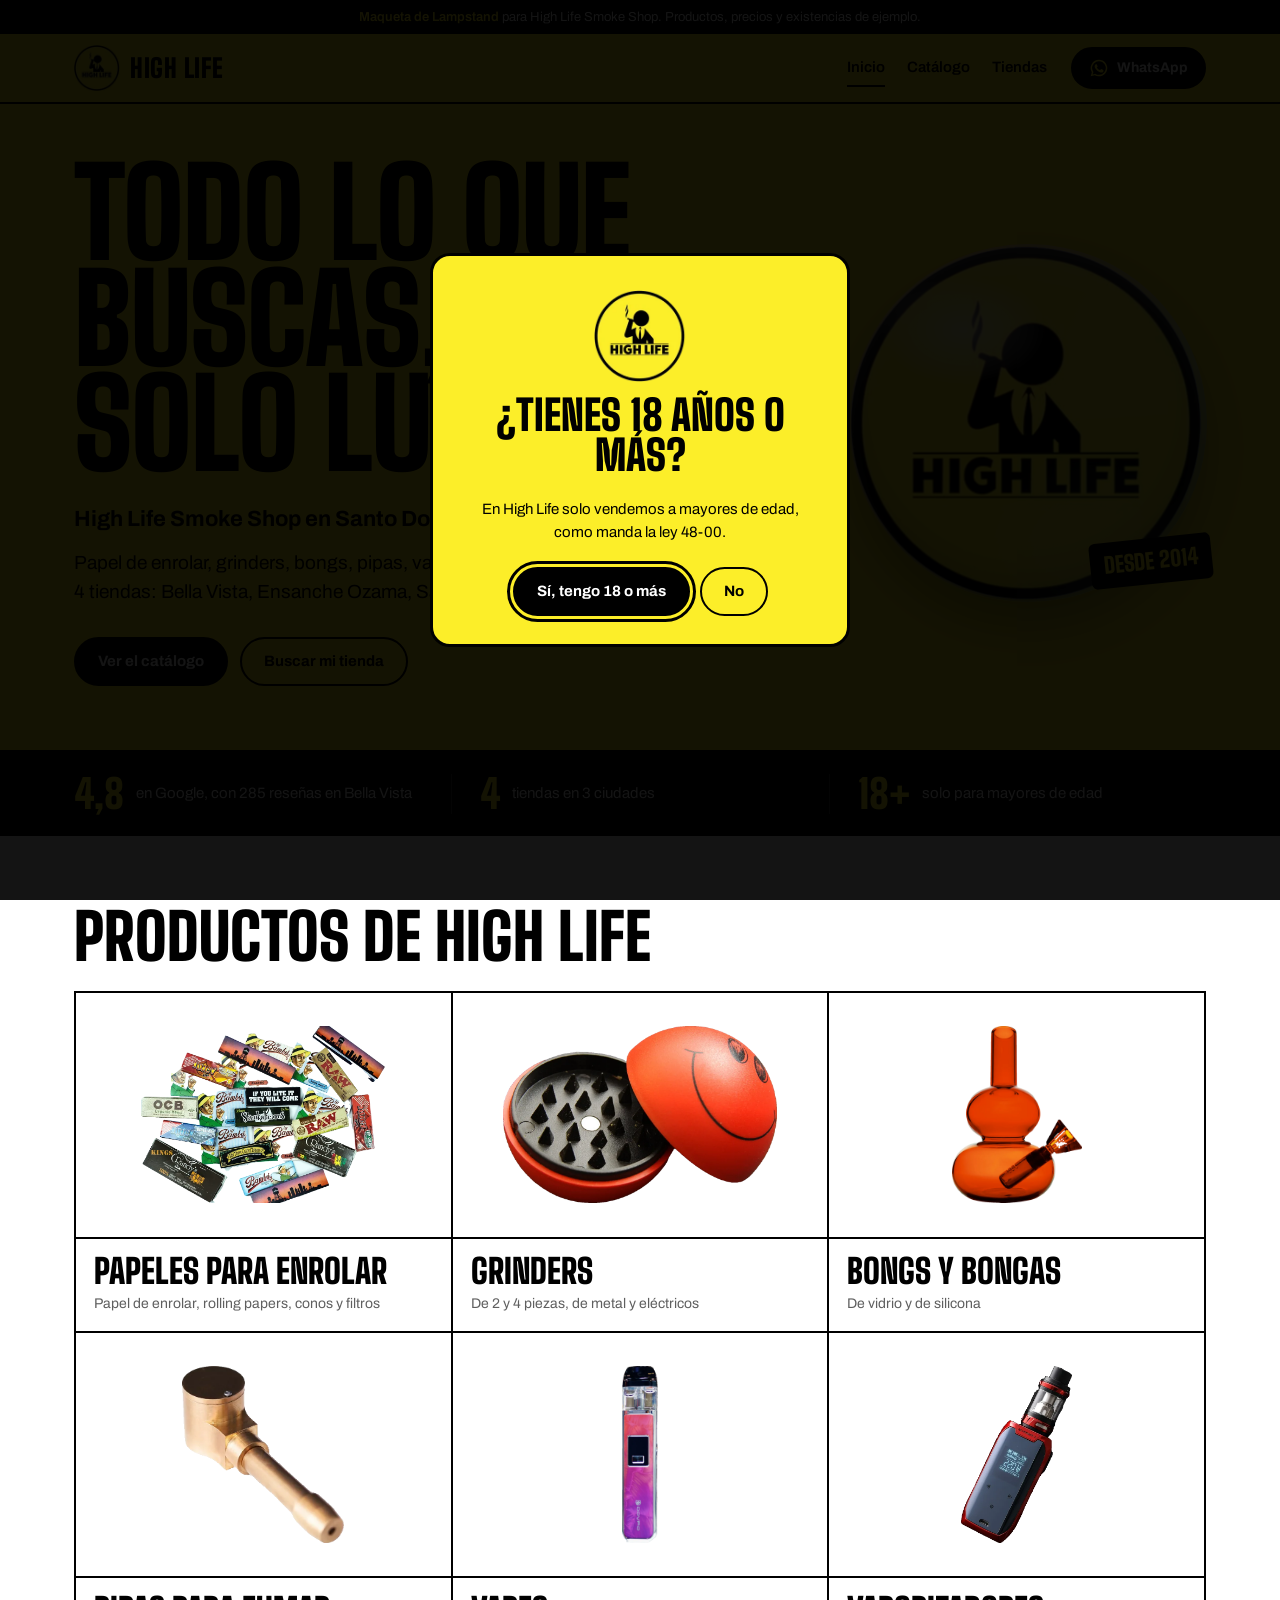
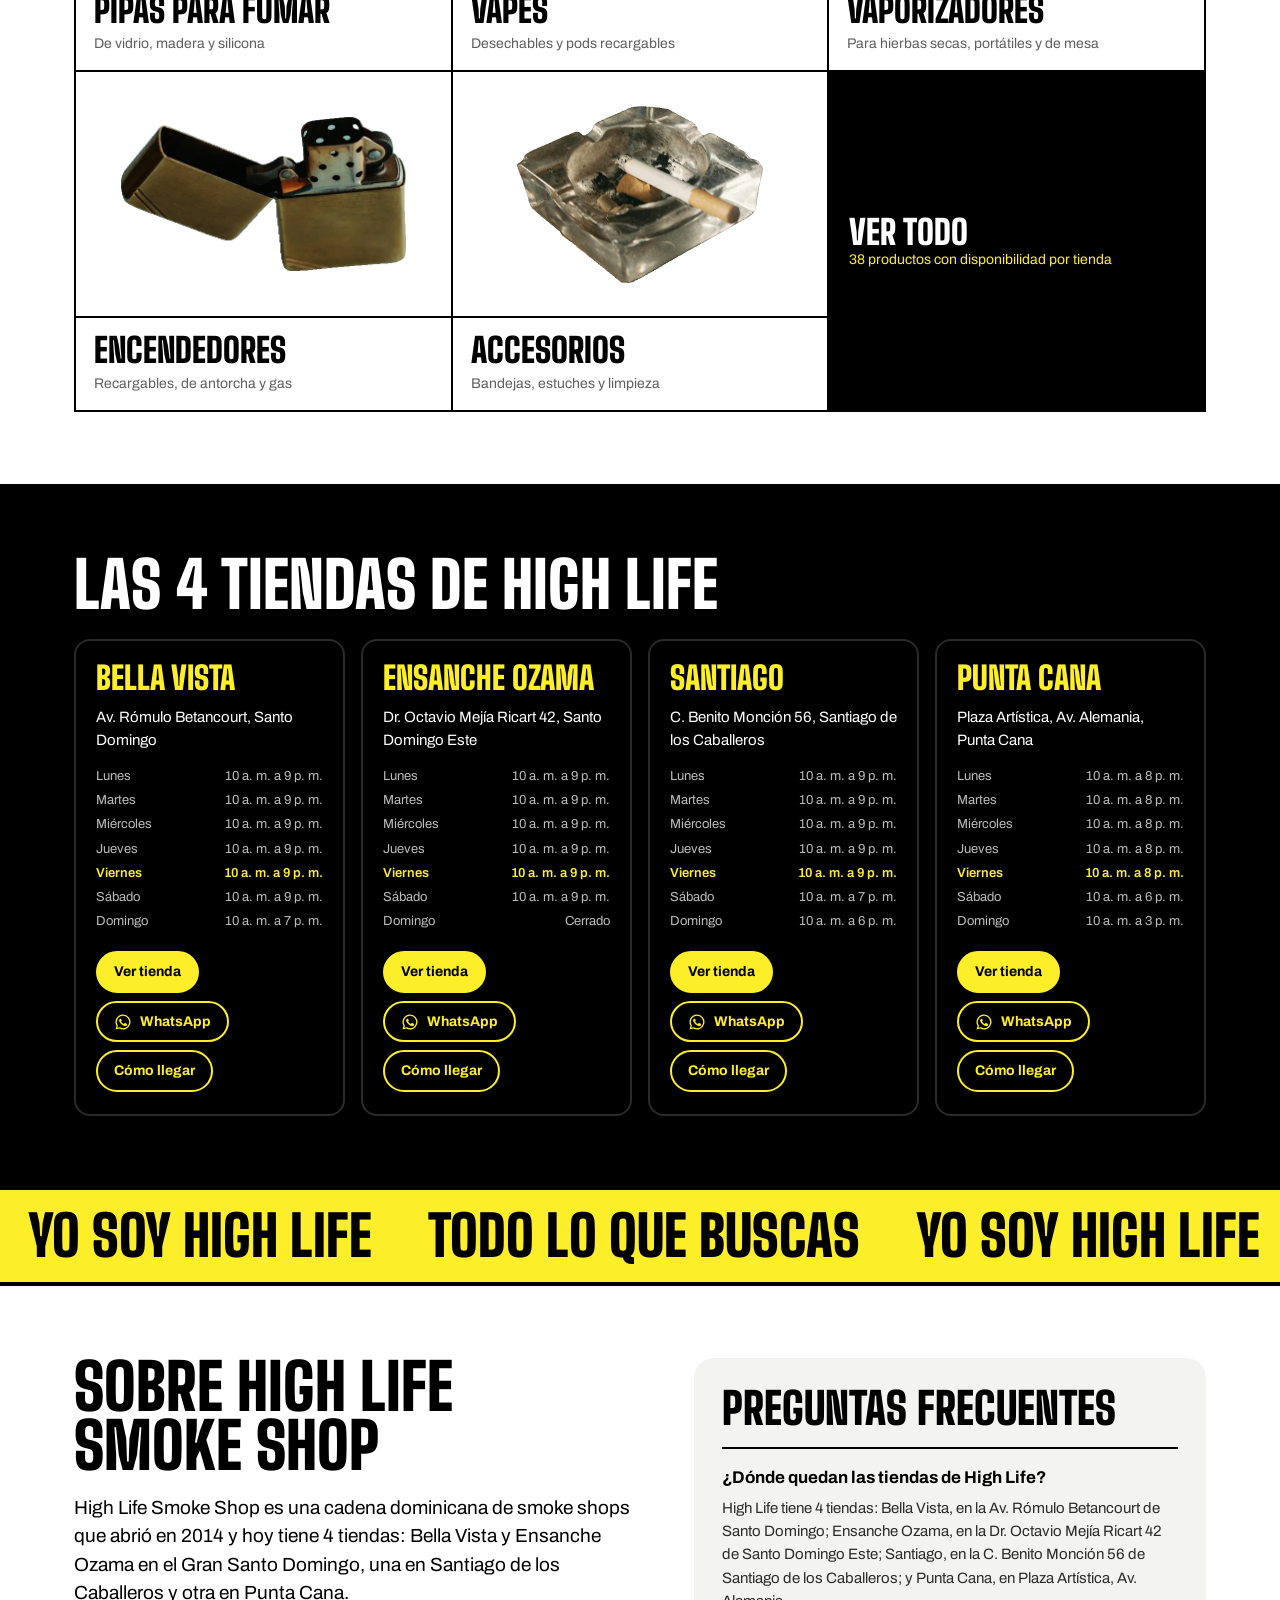
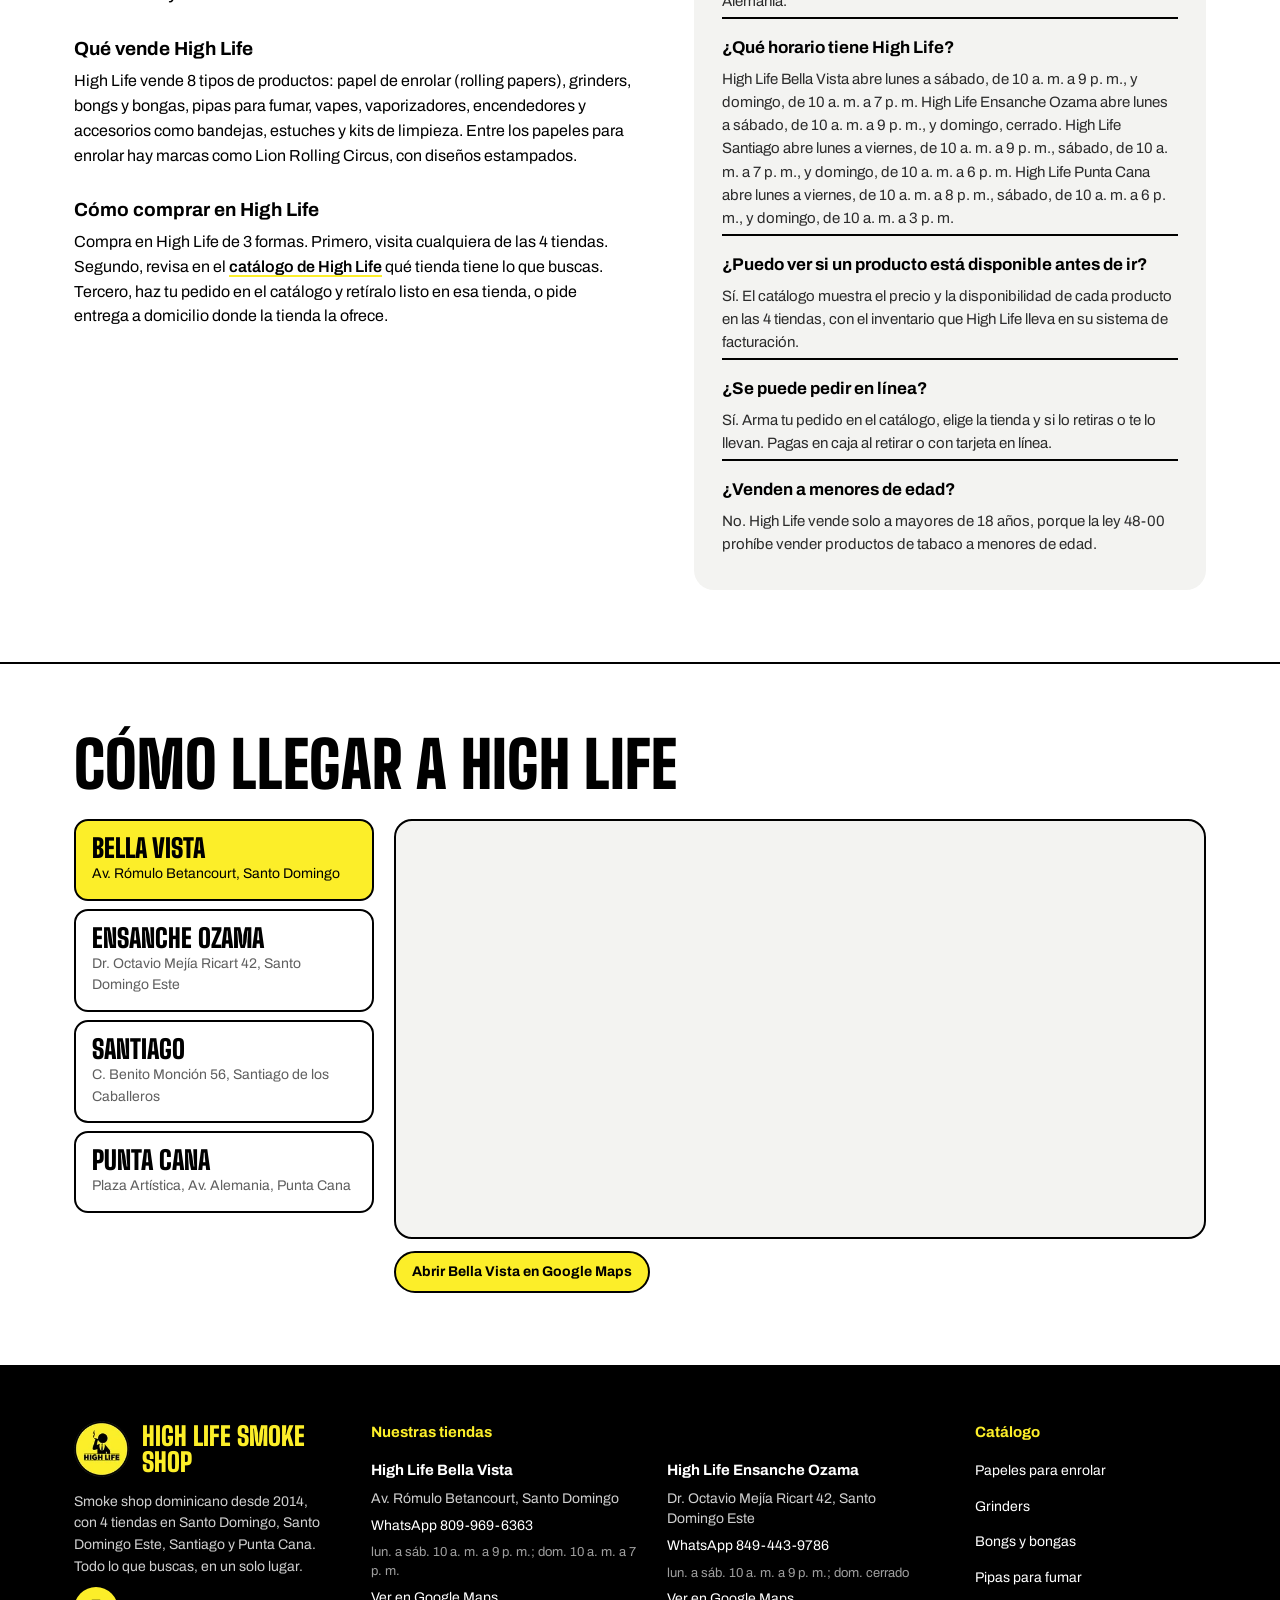
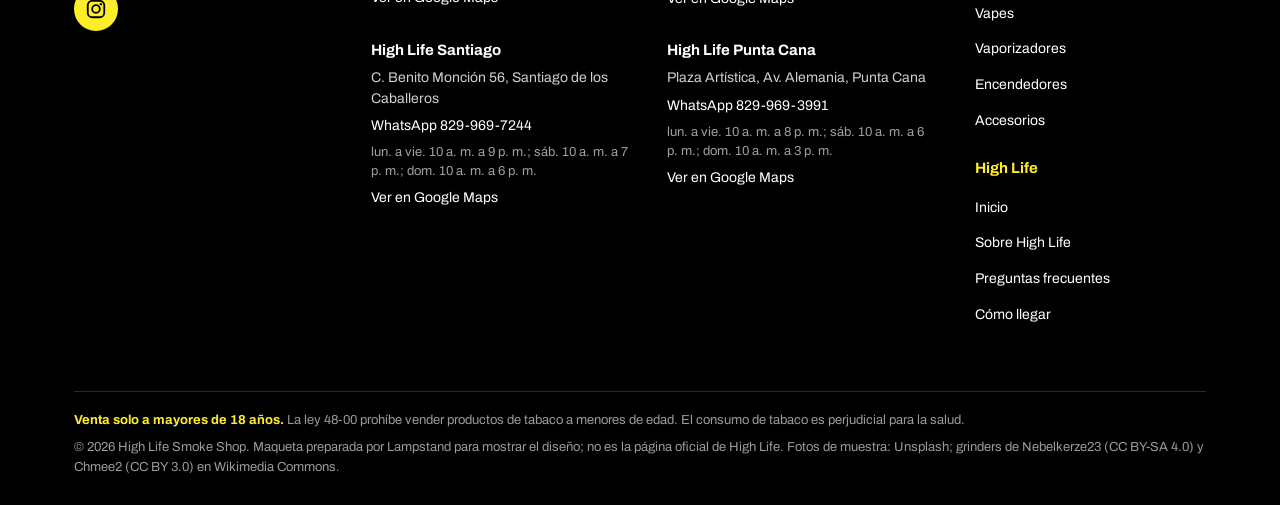
<file: index.html>
<!doctype html>
<html lang="es-DO">
<head>
<meta charset="utf-8">
<meta name="viewport" content="width=device-width, initial-scale=1">
<title>High Life Smoke Shop | Smoke shop en Santo Domingo, Santiago y Punta Cana</title>
<meta name="description" content="High Life Smoke Shop: papel de enrolar, grinders, bongs, pipas, vapes y accesorios en 4 tiendas de Santo Domingo, Santiago y Punta Cana. Solo mayores de 18.">
<meta name="robots" content="noindex, nofollow">
<link rel="canonical" href="https://jorgecesar7.github.io/highlife-demo/">
<meta property="og:type" content="website">
<meta property="og:site_name" content="High Life Smoke Shop">
<meta property="og:locale" content="es_DO">
<meta property="og:title" content="High Life Smoke Shop | Smoke shop en Santo Domingo, Santiago y Punta Cana">
<meta property="og:description" content="High Life Smoke Shop: papel de enrolar, grinders, bongs, pipas, vapes y accesorios en 4 tiendas de Santo Domingo, Santiago y Punta Cana. Solo mayores de 18.">
<meta property="og:url" content="https://jorgecesar7.github.io/highlife-demo/">
<meta property="og:image" content="https://jorgecesar7.github.io/highlife-demo/assets/logo.png">
<meta property="og:image:width" content="512"><meta property="og:image:height" content="512">
<meta property="og:image:alt" content="Logo de High Life Smoke Shop">
<meta name="twitter:card" content="summary">
<meta name="theme-color" content="#FCEE29">
<link rel="icon" href="assets/logo.png">
<script type="application/ld+json">
{
 "@context": "https://schema.org",
 "@graph": [
  {
   "@type": "WebSite",
   "@id": "https://jorgecesar7.github.io/highlife-demo/#website",
   "name": "High Life Smoke Shop",
   "url": "https://jorgecesar7.github.io/highlife-demo/",
   "inLanguage": "es-DO",
   "publisher": {
    "@id": "https://jorgecesar7.github.io/highlife-demo/#org"
   }
  },
  {
   "@type": "Organization",
   "@id": "https://jorgecesar7.github.io/highlife-demo/#org",
   "name": "High Life Smoke Shop",
   "url": "https://jorgecesar7.github.io/highlife-demo/",
   "description": "High Life Smoke Shop es una cadena dominicana de smoke shops con 4 tiendas en Santo Domingo, Santo Domingo Este, Santiago y Punta Cana. Vende papel de enrolar, grinders, bongs, pipas, vapes, vaporizadores, encendedores y accesorios, solo a mayores de 18 años.",
   "logo": {
    "@type": "ImageObject",
    "url": "https://jorgecesar7.github.io/highlife-demo/assets/logo.png",
    "width": 512,
    "height": 512
   },
   "image": "https://jorgecesar7.github.io/highlife-demo/assets/logo.png",
   "foundingDate": "2014",
   "sameAs": [
    "https://www.instagram.com/highlifedr/"
   ],
   "hasOfferCatalog": {
    "@type": "OfferCatalog",
    "name": "Catálogo de High Life Smoke Shop",
    "url": "https://jorgecesar7.github.io/highlife-demo/catalogo.html",
    "itemListElement": [
     {
      "@type": "OfferCatalog",
      "name": "Papeles para enrolar",
      "url": "https://jorgecesar7.github.io/highlife-demo/catalogo.html#papeles-para-enrolar"
     },
     {
      "@type": "OfferCatalog",
      "name": "Grinders",
      "url": "https://jorgecesar7.github.io/highlife-demo/catalogo.html#grinders"
     },
     {
      "@type": "OfferCatalog",
      "name": "Bongs y bongas",
      "url": "https://jorgecesar7.github.io/highlife-demo/catalogo.html#bongs-y-bongas"
     },
     {
      "@type": "OfferCatalog",
      "name": "Pipas para fumar",
      "url": "https://jorgecesar7.github.io/highlife-demo/catalogo.html#pipas-para-fumar"
     },
     {
      "@type": "OfferCatalog",
      "name": "Vapes",
      "url": "https://jorgecesar7.github.io/highlife-demo/catalogo.html#vapes"
     },
     {
      "@type": "OfferCatalog",
      "name": "Vaporizadores",
      "url": "https://jorgecesar7.github.io/highlife-demo/catalogo.html#vaporizadores"
     },
     {
      "@type": "OfferCatalog",
      "name": "Encendedores",
      "url": "https://jorgecesar7.github.io/highlife-demo/catalogo.html#encendedores"
     },
     {
      "@type": "OfferCatalog",
      "name": "Accesorios",
      "url": "https://jorgecesar7.github.io/highlife-demo/catalogo.html#accesorios"
     }
    ]
   }
  },
  {
   "@type": "Store",
   "@id": "https://jorgecesar7.github.io/highlife-demo/#bella-vista",
   "name": "High Life Smoke Shop",
   "url": "https://jorgecesar7.github.io/highlife-demo/tienda-bella-vista.html",
   "image": "https://jorgecesar7.github.io/highlife-demo/assets/logo.png",
   "parentOrganization": {
    "@id": "https://jorgecesar7.github.io/highlife-demo/#org"
   },
   "brand": {
    "@id": "https://jorgecesar7.github.io/highlife-demo/#org"
   },
   "address": {
    "@type": "PostalAddress",
    "streetAddress": "Av. Rómulo Betancourt",
    "addressLocality": "Santo Domingo",
    "addressRegion": "Distrito Nacional",
    "addressCountry": "DO"
   },
   "geo": {
    "@type": "GeoCoordinates",
    "latitude": 18.4497649,
    "longitude": -69.9556197
   },
   "hasMap": "https://maps.google.com/?cid=11975982351226600082",
   "openingHoursSpecification": [
    {
     "@type": "OpeningHoursSpecification",
     "dayOfWeek": [
      "Monday",
      "Tuesday",
      "Wednesday",
      "Thursday",
      "Friday",
      "Saturday"
     ],
     "opens": "10:00",
     "closes": "21:00"
    },
    {
     "@type": "OpeningHoursSpecification",
     "dayOfWeek": [
      "Sunday"
     ],
     "opens": "10:00",
     "closes": "19:00"
    }
   ],
   "currenciesAccepted": "DOP",
   "priceRange": "RD$100-RD$14,500",
   "sameAs": [
    "https://www.instagram.com/highlifedr/"
   ],
   "telephone": "+1-809-969-6363"
  },
  {
   "@type": "Store",
   "@id": "https://jorgecesar7.github.io/highlife-demo/#ensanche-ozama",
   "name": "High Life Smoke Shop Ensanche Ozama",
   "url": "https://jorgecesar7.github.io/highlife-demo/tienda-ensanche-ozama.html",
   "image": "https://jorgecesar7.github.io/highlife-demo/assets/logo.png",
   "parentOrganization": {
    "@id": "https://jorgecesar7.github.io/highlife-demo/#org"
   },
   "brand": {
    "@id": "https://jorgecesar7.github.io/highlife-demo/#org"
   },
   "address": {
    "@type": "PostalAddress",
    "streetAddress": "Dr. Octavio Mejía Ricart 42",
    "addressLocality": "Santo Domingo Este",
    "addressRegion": "Santo Domingo",
    "addressCountry": "DO",
    "postalCode": "11501"
   },
   "geo": {
    "@type": "GeoCoordinates",
    "latitude": 18.4875418,
    "longitude": -69.8705142
   },
   "hasMap": "https://maps.google.com/?cid=7839505212516953428",
   "openingHoursSpecification": [
    {
     "@type": "OpeningHoursSpecification",
     "dayOfWeek": [
      "Monday",
      "Tuesday",
      "Wednesday",
      "Thursday",
      "Friday",
      "Saturday"
     ],
     "opens": "10:00",
     "closes": "21:00"
    }
   ],
   "currenciesAccepted": "DOP",
   "priceRange": "RD$100-RD$14,500",
   "sameAs": [
    "https://www.instagram.com/highlifedr/"
   ],
   "telephone": "+1-849-443-9786"
  },
  {
   "@type": "Store",
   "@id": "https://jorgecesar7.github.io/highlife-demo/#santiago",
   "name": "High Life Smoke Shop Santiago",
   "url": "https://jorgecesar7.github.io/highlife-demo/tienda-santiago.html",
   "image": "https://jorgecesar7.github.io/highlife-demo/assets/logo.png",
   "parentOrganization": {
    "@id": "https://jorgecesar7.github.io/highlife-demo/#org"
   },
   "brand": {
    "@id": "https://jorgecesar7.github.io/highlife-demo/#org"
   },
   "address": {
    "@type": "PostalAddress",
    "streetAddress": "C. Benito Monción 56",
    "addressLocality": "Santiago de los Caballeros",
    "addressRegion": "Santiago",
    "addressCountry": "DO",
    "postalCode": "51000"
   },
   "geo": {
    "@type": "GeoCoordinates",
    "latitude": 19.4534763,
    "longitude": -70.7066485
   },
   "hasMap": "https://maps.google.com/?cid=18119743240042916362",
   "openingHoursSpecification": [
    {
     "@type": "OpeningHoursSpecification",
     "dayOfWeek": [
      "Monday",
      "Tuesday",
      "Wednesday",
      "Thursday",
      "Friday"
     ],
     "opens": "10:00",
     "closes": "21:00"
    },
    {
     "@type": "OpeningHoursSpecification",
     "dayOfWeek": [
      "Saturday"
     ],
     "opens": "10:00",
     "closes": "19:00"
    },
    {
     "@type": "OpeningHoursSpecification",
     "dayOfWeek": [
      "Sunday"
     ],
     "opens": "10:00",
     "closes": "18:00"
    }
   ],
   "currenciesAccepted": "DOP",
   "priceRange": "RD$100-RD$14,500",
   "sameAs": [
    "https://www.instagram.com/highlifedr/"
   ],
   "telephone": "+1-829-969-7244"
  },
  {
   "@type": "Store",
   "@id": "https://jorgecesar7.github.io/highlife-demo/#punta-cana",
   "name": "High Life Smoke Shop Punta Cana",
   "url": "https://jorgecesar7.github.io/highlife-demo/tienda-punta-cana.html",
   "image": "https://jorgecesar7.github.io/highlife-demo/assets/logo.png",
   "parentOrganization": {
    "@id": "https://jorgecesar7.github.io/highlife-demo/#org"
   },
   "brand": {
    "@id": "https://jorgecesar7.github.io/highlife-demo/#org"
   },
   "address": {
    "@type": "PostalAddress",
    "streetAddress": "Plaza Artística, Av. Alemania",
    "addressLocality": "Punta Cana",
    "addressRegion": "La Altagracia",
    "addressCountry": "DO",
    "postalCode": "23301"
   },
   "geo": {
    "@type": "GeoCoordinates",
    "latitude": 18.6873648,
    "longitude": -68.4208587
   },
   "hasMap": "https://maps.google.com/?cid=12903321818616243635",
   "openingHoursSpecification": [
    {
     "@type": "OpeningHoursSpecification",
     "dayOfWeek": [
      "Monday",
      "Tuesday",
      "Wednesday",
      "Thursday",
      "Friday"
     ],
     "opens": "10:00",
     "closes": "20:00"
    },
    {
     "@type": "OpeningHoursSpecification",
     "dayOfWeek": [
      "Saturday"
     ],
     "opens": "10:00",
     "closes": "18:00"
    },
    {
     "@type": "OpeningHoursSpecification",
     "dayOfWeek": [
      "Sunday"
     ],
     "opens": "10:00",
     "closes": "15:00"
    }
   ],
   "currenciesAccepted": "DOP",
   "priceRange": "RD$100-RD$14,500",
   "sameAs": [
    "https://www.instagram.com/highlifedr/"
   ],
   "telephone": "+1-829-969-3991"
  },
  {
   "@type": "WebPage",
   "@id": "https://jorgecesar7.github.io/highlife-demo/#webpage",
   "url": "https://jorgecesar7.github.io/highlife-demo/",
   "name": "High Life Smoke Shop | Smoke shop en Santo Domingo, Santiago y Punta Cana",
   "description": "High Life Smoke Shop: papel de enrolar, grinders, bongs, pipas, vapes y accesorios en 4 tiendas de Santo Domingo, Santiago y Punta Cana. Solo mayores de 18.",
   "inLanguage": "es-DO",
   "isPartOf": {
    "@id": "https://jorgecesar7.github.io/highlife-demo/#website"
   },
   "about": {
    "@id": "https://jorgecesar7.github.io/highlife-demo/#org"
   },
   "primaryImageOfPage": {
    "@id": "https://jorgecesar7.github.io/highlife-demo/#logo-img"
   }
  },
  {
   "@type": "ImageObject",
   "@id": "https://jorgecesar7.github.io/highlife-demo/#logo-img",
   "url": "https://jorgecesar7.github.io/highlife-demo/assets/logo.png",
   "width": 512,
   "height": 512
  }
 ]
}
</script>
<link rel="preload" href="assets/fonts/big-shoulders-display-latin-900-normal.woff2" as="font" type="font/woff2" crossorigin>
<link rel="preload" href="assets/fonts/archivo-latin-400-normal.woff2" as="font" type="font/woff2" crossorigin>
<link rel="stylesheet" href="assets/styles.css?v=006f8e3b">
</head><body>
<a class="skip" href="#contenido">Saltar al contenido</a>
<div class="demo-bar"><b>Maqueta de Lampstand</b> para High Life Smoke Shop. Productos, precios y existencias de ejemplo.</div>
<div class="gate" id="gate" hidden role="dialog" aria-modal="true" aria-labelledby="gate-t">
 <div class="gate-box"><img src="assets/logo-200.webp" alt="" width="92" height="92"><p class="gate-t" id="gate-t">¿Tienes 18 años o más?</p>
 <p>En High Life solo vendemos a mayores de edad, como manda la ley 48-00.</p>
 <div class="row"><button class="btn" data-yes>Sí, tengo 18 o más</button><button class="btn ghost" data-no>No</button></div>
 <p class="no-msg" hidden>Esta página es solo para mayores de 18 años.</p></div>
</div>
<header class="site-head"><div class="wrap">
 <a class="logo" href="index.html"><img src="assets/logo-96.webp" alt="High Life Smoke Shop" width="46" height="46"><span>High Life</span></a>
 <nav class="nav" aria-label="Principal"><a href="index.html" aria-current=page>Inicio</a><a href="catalogo.html">Catálogo</a><a href="tiendas.html">Tiendas</a></nav>
 <div class="wa-menu">
  <button class="btn sm wa-btn" id="waBtn" aria-expanded="false" aria-controls="waList" aria-label="Escribir por WhatsApp a una tienda"><svg class="wa-ico" viewBox="0 0 24 24" aria-hidden="true"><path fill="currentColor" d="M12 2a10 10 0 0 0-8.6 15.1L2 22l5-1.3A10 10 0 1 0 12 2Zm0 18.2a8.2 8.2 0 0 1-4.2-1.1l-.3-.2-3 .8.8-2.9-.2-.3A8.2 8.2 0 1 1 12 20.2Zm4.5-6.1c-.2-.1-1.5-.7-1.7-.8-.2-.1-.4-.1-.6.1l-.8 1c-.1.2-.3.2-.5.1a6.7 6.7 0 0 1-3.3-2.9c-.3-.4.2-.4.7-1.4.1-.2 0-.3 0-.4l-.8-1.8c-.2-.5-.4-.4-.6-.4h-.5a1 1 0 0 0-.7.3 3 3 0 0 0-.9 2.2 5.2 5.2 0 0 0 1.1 2.7 11.8 11.8 0 0 0 4.5 4c1.7.7 2.4.8 3.2.6.5-.1 1.5-.6 1.7-1.2.2-.6.2-1.1.2-1.2-.1-.1-.3-.2-.5-.3Z"/></svg><span>WhatsApp</span></button>
  <ul class="wa-list" id="waList" hidden><li><a href="https://wa.me/18099696363?text=Hola%20High%20Life%20Bella%20Vista%2C%20tengo%20una%20pregunta." target="_blank" rel="noopener"><b>Bella Vista</b><span>809-969-6363</span></a></li><li><a href="https://wa.me/18494439786?text=Hola%20High%20Life%20Ensanche%20Ozama%2C%20tengo%20una%20pregunta." target="_blank" rel="noopener"><b>Ensanche Ozama</b><span>849-443-9786</span></a></li><li><a href="https://wa.me/18299697244?text=Hola%20High%20Life%20Santiago%2C%20tengo%20una%20pregunta." target="_blank" rel="noopener"><b>Santiago</b><span>829-969-7244</span></a></li><li><a href="https://wa.me/18299693991?text=Hola%20High%20Life%20Punta%20Cana%2C%20tengo%20una%20pregunta." target="_blank" rel="noopener"><b>Punta Cana</b><span>829-969-3991</span></a></li></ul>
 </div>
</div></header>
<main id="contenido">
<section class="hero" aria-labelledby="h1"><div class="wrap">
 <div>
  <h1 id="h1"><span class="slogan">Todo lo que buscas, en un solo lugar</span><span class="h1-sub">High Life Smoke Shop en Santo Domingo, Santiago y Punta Cana</span></h1>
  <p>Papel de enrolar, grinders, bongs, pipas, vapes y accesorios en 4&nbsp;tiendas: Bella Vista, Ensanche Ozama, Santiago y Punta Cana.</p>
  <div class="ctas"><a class="btn" href="catalogo.html">Ver el catálogo</a><a class="btn ghost" href="tiendas.html">Buscar mi tienda</a></div>
 </div>
 <div class="hero-badge" id="badge"><div class="coin-float"><div class="coin"><img src="assets/logo-720.webp" alt="Logo de High Life Smoke Shop" width="360" height="360" fetchpriority="high"><span class="foil" aria-hidden="true"></span><span class="gloss" aria-hidden="true"></span><span class="sheen" aria-hidden="true"></span></div></div><span class="since">Desde 2014</span></div>
</div></section>
<div class="proof"><div class="wrap">
 <p><strong>4,8</strong>en Google, con 285 reseñas en Bella Vista</p>
 <p><strong>4</strong>tiendas en 3 ciudades</p>
 <p><strong>18+</strong>solo para mayores de edad</p>
</div></div>
<section class="sec" aria-labelledby="cats-t"><div class="wrap">
 <div class="sec-head"><h2 id="cats-t">Productos de High Life</h2></div>
 <div class="cats"><a class="cat has-img" href="catalogo.html#papeles-para-enrolar"><img src="assets/fotos/papeles-a.webp" alt="Papeles para enrolar en High Life Smoke Shop" width="640" height="420" loading="lazy"><b>Papeles para enrolar</b><span>Papel de enrolar, rolling papers, conos y filtros</span></a><a class="cat has-img" href="catalogo.html#grinders"><img src="assets/fotos/grinders-c.webp" alt="Grinders en High Life Smoke Shop" width="640" height="420" loading="lazy"><b>Grinders</b><span>De 2 y 4 piezas, de metal y eléctricos</span></a><a class="cat has-img" href="catalogo.html#bongs-y-bongas"><img src="assets/fotos/bongs-a.webp" alt="Bongs y bongas en High Life Smoke Shop" width="640" height="420" loading="lazy"><b>Bongs y bongas</b><span>De vidrio y de silicona</span></a><a class="cat has-img" href="catalogo.html#pipas-para-fumar"><img src="assets/fotos/pipas-a.webp" alt="Pipas para fumar en High Life Smoke Shop" width="640" height="420" loading="lazy"><b>Pipas para fumar</b><span>De vidrio, madera y silicona</span></a><a class="cat has-img" href="catalogo.html#vapes"><img src="assets/fotos/vapes-a.webp" alt="Vapes en High Life Smoke Shop" width="640" height="420" loading="lazy"><b>Vapes</b><span>Desechables y pods recargables</span></a><a class="cat has-img" href="catalogo.html#vaporizadores"><img src="assets/fotos/vapo-a.webp" alt="Vaporizadores en High Life Smoke Shop" width="640" height="420" loading="lazy"><b>Vaporizadores</b><span>Para hierbas secas, portátiles y de mesa</span></a><a class="cat has-img" href="catalogo.html#encendedores"><img src="assets/fotos/enc-b.webp" alt="Encendedores en High Life Smoke Shop" width="640" height="420" loading="lazy"><b>Encendedores</b><span>Recargables, de antorcha y gas</span></a><a class="cat has-img" href="catalogo.html#accesorios"><img src="assets/fotos/acc-a.webp" alt="Accesorios en High Life Smoke Shop" width="640" height="420" loading="lazy"><b>Accesorios</b><span>Bandejas, estuches y limpieza</span></a><a class="cat all" href="catalogo.html"><b>Ver todo</b><span>38 productos con disponibilidad por tienda</span></a></div>
</div></section>
<section class="sec dark" id="tiendas" aria-labelledby="tiendas-t"><div class="wrap">
 <div class="sec-head"><h2 id="tiendas-t">Las 4 tiendas de High Life</h2></div>
 <div class="stores"><article class="store" id="tienda-bv" data-store="BV">
  <h3><a href="tienda-bella-vista.html">Bella Vista</a></h3>
  <p class="addr">Av. Rómulo Betancourt, Santo Domingo</p>
  <p class="special" hidden></p>
  <table><caption class="sr">Horario de High Life Bella Vista</caption><tr data-day="1"><th scope="row">Lunes</th><td>10 a. m. a 9 p. m.</td></tr><tr data-day="2"><th scope="row">Martes</th><td>10 a. m. a 9 p. m.</td></tr><tr data-day="3"><th scope="row">Miércoles</th><td>10 a. m. a 9 p. m.</td></tr><tr data-day="4"><th scope="row">Jueves</th><td>10 a. m. a 9 p. m.</td></tr><tr data-day="5"><th scope="row">Viernes</th><td>10 a. m. a 9 p. m.</td></tr><tr data-day="6"><th scope="row">Sábado</th><td>10 a. m. a 9 p. m.</td></tr><tr data-day="0"><th scope="row">Domingo</th><td>10 a. m. a 7 p. m.</td></tr></table>
  <div class="acts"><a class="btn yellow sm" href="tienda-bella-vista.html">Ver tienda</a><a class="btn ghost sm" href="https://wa.me/18099696363?text=Hola%20High%20Life%20Bella%20Vista%2C%20tengo%20una%20pregunta." target="_blank" rel="noopener"><svg class="wa-ico" viewBox="0 0 24 24" aria-hidden="true"><path fill="currentColor" d="M12 2a10 10 0 0 0-8.6 15.1L2 22l5-1.3A10 10 0 1 0 12 2Zm0 18.2a8.2 8.2 0 0 1-4.2-1.1l-.3-.2-3 .8.8-2.9-.2-.3A8.2 8.2 0 1 1 12 20.2Zm4.5-6.1c-.2-.1-1.5-.7-1.7-.8-.2-.1-.4-.1-.6.1l-.8 1c-.1.2-.3.2-.5.1a6.7 6.7 0 0 1-3.3-2.9c-.3-.4.2-.4.7-1.4.1-.2 0-.3 0-.4l-.8-1.8c-.2-.5-.4-.4-.6-.4h-.5a1 1 0 0 0-.7.3 3 3 0 0 0-.9 2.2 5.2 5.2 0 0 0 1.1 2.7 11.8 11.8 0 0 0 4.5 4c1.7.7 2.4.8 3.2.6.5-.1 1.5-.6 1.7-1.2.2-.6.2-1.1.2-1.2-.1-.1-.3-.2-.5-.3Z"/></svg>WhatsApp</a><a class="btn ghost sm" href="https://maps.google.com/?cid=11975982351226600082" target="_blank" rel="noopener">Cómo llegar</a></div>
 </article><article class="store" id="tienda-oz" data-store="OZ">
  <h3><a href="tienda-ensanche-ozama.html">Ensanche Ozama</a></h3>
  <p class="addr">Dr. Octavio Mejía Ricart 42, Santo Domingo Este</p>
  <p class="special" hidden></p>
  <table><caption class="sr">Horario de High Life Ensanche Ozama</caption><tr data-day="1"><th scope="row">Lunes</th><td>10 a. m. a 9 p. m.</td></tr><tr data-day="2"><th scope="row">Martes</th><td>10 a. m. a 9 p. m.</td></tr><tr data-day="3"><th scope="row">Miércoles</th><td>10 a. m. a 9 p. m.</td></tr><tr data-day="4"><th scope="row">Jueves</th><td>10 a. m. a 9 p. m.</td></tr><tr data-day="5"><th scope="row">Viernes</th><td>10 a. m. a 9 p. m.</td></tr><tr data-day="6"><th scope="row">Sábado</th><td>10 a. m. a 9 p. m.</td></tr><tr data-day="0"><th scope="row">Domingo</th><td>Cerrado</td></tr></table>
  <div class="acts"><a class="btn yellow sm" href="tienda-ensanche-ozama.html">Ver tienda</a><a class="btn ghost sm" href="https://wa.me/18494439786?text=Hola%20High%20Life%20Ensanche%20Ozama%2C%20tengo%20una%20pregunta." target="_blank" rel="noopener"><svg class="wa-ico" viewBox="0 0 24 24" aria-hidden="true"><path fill="currentColor" d="M12 2a10 10 0 0 0-8.6 15.1L2 22l5-1.3A10 10 0 1 0 12 2Zm0 18.2a8.2 8.2 0 0 1-4.2-1.1l-.3-.2-3 .8.8-2.9-.2-.3A8.2 8.2 0 1 1 12 20.2Zm4.5-6.1c-.2-.1-1.5-.7-1.7-.8-.2-.1-.4-.1-.6.1l-.8 1c-.1.2-.3.2-.5.1a6.7 6.7 0 0 1-3.3-2.9c-.3-.4.2-.4.7-1.4.1-.2 0-.3 0-.4l-.8-1.8c-.2-.5-.4-.4-.6-.4h-.5a1 1 0 0 0-.7.3 3 3 0 0 0-.9 2.2 5.2 5.2 0 0 0 1.1 2.7 11.8 11.8 0 0 0 4.5 4c1.7.7 2.4.8 3.2.6.5-.1 1.5-.6 1.7-1.2.2-.6.2-1.1.2-1.2-.1-.1-.3-.2-.5-.3Z"/></svg>WhatsApp</a><a class="btn ghost sm" href="https://maps.google.com/?cid=7839505212516953428" target="_blank" rel="noopener">Cómo llegar</a></div>
 </article><article class="store" id="tienda-sti" data-store="STI">
  <h3><a href="tienda-santiago.html">Santiago</a></h3>
  <p class="addr">C. Benito Monción 56, Santiago de los Caballeros</p>
  <p class="special" hidden></p>
  <table><caption class="sr">Horario de High Life Santiago</caption><tr data-day="1"><th scope="row">Lunes</th><td>10 a. m. a 9 p. m.</td></tr><tr data-day="2"><th scope="row">Martes</th><td>10 a. m. a 9 p. m.</td></tr><tr data-day="3"><th scope="row">Miércoles</th><td>10 a. m. a 9 p. m.</td></tr><tr data-day="4"><th scope="row">Jueves</th><td>10 a. m. a 9 p. m.</td></tr><tr data-day="5"><th scope="row">Viernes</th><td>10 a. m. a 9 p. m.</td></tr><tr data-day="6"><th scope="row">Sábado</th><td>10 a. m. a 7 p. m.</td></tr><tr data-day="0"><th scope="row">Domingo</th><td>10 a. m. a 6 p. m.</td></tr></table>
  <div class="acts"><a class="btn yellow sm" href="tienda-santiago.html">Ver tienda</a><a class="btn ghost sm" href="https://wa.me/18299697244?text=Hola%20High%20Life%20Santiago%2C%20tengo%20una%20pregunta." target="_blank" rel="noopener"><svg class="wa-ico" viewBox="0 0 24 24" aria-hidden="true"><path fill="currentColor" d="M12 2a10 10 0 0 0-8.6 15.1L2 22l5-1.3A10 10 0 1 0 12 2Zm0 18.2a8.2 8.2 0 0 1-4.2-1.1l-.3-.2-3 .8.8-2.9-.2-.3A8.2 8.2 0 1 1 12 20.2Zm4.5-6.1c-.2-.1-1.5-.7-1.7-.8-.2-.1-.4-.1-.6.1l-.8 1c-.1.2-.3.2-.5.1a6.7 6.7 0 0 1-3.3-2.9c-.3-.4.2-.4.7-1.4.1-.2 0-.3 0-.4l-.8-1.8c-.2-.5-.4-.4-.6-.4h-.5a1 1 0 0 0-.7.3 3 3 0 0 0-.9 2.2 5.2 5.2 0 0 0 1.1 2.7 11.8 11.8 0 0 0 4.5 4c1.7.7 2.4.8 3.2.6.5-.1 1.5-.6 1.7-1.2.2-.6.2-1.1.2-1.2-.1-.1-.3-.2-.5-.3Z"/></svg>WhatsApp</a><a class="btn ghost sm" href="https://maps.google.com/?cid=18119743240042916362" target="_blank" rel="noopener">Cómo llegar</a></div>
 </article><article class="store" id="tienda-pc" data-store="PC">
  <h3><a href="tienda-punta-cana.html">Punta Cana</a></h3>
  <p class="addr">Plaza Artística, Av. Alemania, Punta Cana</p>
  <p class="special" hidden></p>
  <table><caption class="sr">Horario de High Life Punta Cana</caption><tr data-day="1"><th scope="row">Lunes</th><td>10 a. m. a 8 p. m.</td></tr><tr data-day="2"><th scope="row">Martes</th><td>10 a. m. a 8 p. m.</td></tr><tr data-day="3"><th scope="row">Miércoles</th><td>10 a. m. a 8 p. m.</td></tr><tr data-day="4"><th scope="row">Jueves</th><td>10 a. m. a 8 p. m.</td></tr><tr data-day="5"><th scope="row">Viernes</th><td>10 a. m. a 8 p. m.</td></tr><tr data-day="6"><th scope="row">Sábado</th><td>10 a. m. a 6 p. m.</td></tr><tr data-day="0"><th scope="row">Domingo</th><td>10 a. m. a 3 p. m.</td></tr></table>
  <div class="acts"><a class="btn yellow sm" href="tienda-punta-cana.html">Ver tienda</a><a class="btn ghost sm" href="https://wa.me/18299693991?text=Hola%20High%20Life%20Punta%20Cana%2C%20tengo%20una%20pregunta." target="_blank" rel="noopener"><svg class="wa-ico" viewBox="0 0 24 24" aria-hidden="true"><path fill="currentColor" d="M12 2a10 10 0 0 0-8.6 15.1L2 22l5-1.3A10 10 0 1 0 12 2Zm0 18.2a8.2 8.2 0 0 1-4.2-1.1l-.3-.2-3 .8.8-2.9-.2-.3A8.2 8.2 0 1 1 12 20.2Zm4.5-6.1c-.2-.1-1.5-.7-1.7-.8-.2-.1-.4-.1-.6.1l-.8 1c-.1.2-.3.2-.5.1a6.7 6.7 0 0 1-3.3-2.9c-.3-.4.2-.4.7-1.4.1-.2 0-.3 0-.4l-.8-1.8c-.2-.5-.4-.4-.6-.4h-.5a1 1 0 0 0-.7.3 3 3 0 0 0-.9 2.2 5.2 5.2 0 0 0 1.1 2.7 11.8 11.8 0 0 0 4.5 4c1.7.7 2.4.8 3.2.6.5-.1 1.5-.6 1.7-1.2.2-.6.2-1.1.2-1.2-.1-.1-.3-.2-.5-.3Z"/></svg>WhatsApp</a><a class="btn ghost sm" href="https://maps.google.com/?cid=12903321818616243635" target="_blank" rel="noopener">Cómo llegar</a></div>
 </article></div>
</div></section>
<div class="band" aria-hidden="true"><div><span>Yo soy High Life</span><span>Todo lo que buscas</span><span>Yo soy High Life</span><span>Todo lo que buscas</span><span>Yo soy High Life</span><span>Todo lo que buscas</span><span>Yo soy High Life</span><span>Todo lo que buscas</span><span>Yo soy High Life</span><span>Todo lo que buscas</span><span>Yo soy High Life</span><span>Todo lo que buscas</span><span>Yo soy High Life</span><span>Todo lo que buscas</span><span>Yo soy High Life</span><span>Todo lo que buscas</span><span>Yo soy High Life</span><span>Todo lo que buscas</span><span>Yo soy High Life</span><span>Todo lo que buscas</span><span>Yo soy High Life</span><span>Todo lo que buscas</span><span>Yo soy High Life</span><span>Todo lo que buscas</span></div></div>
<section class="sec about" id="sobre" aria-labelledby="sobre-t"><div class="wrap">
 <div class="about-grid">
  <div>
   <h2 id="sobre-t">Sobre High Life Smoke Shop</h2>
   <p class="big">High Life Smoke Shop es una cadena dominicana de smoke shops que abrió en 2014 y hoy tiene 4 tiendas: Bella Vista y Ensanche Ozama en el Gran Santo Domingo, una en Santiago de los Caballeros y otra en Punta Cana.</p>
   <h3>Qué vende High Life</h3>
   <p>High Life vende 8 tipos de productos: papel de enrolar (rolling papers), grinders, bongs y bongas, pipas para fumar, vapes, vaporizadores, encendedores y accesorios como bandejas, estuches y kits de limpieza. Entre los papeles para enrolar hay marcas como Lion Rolling Circus, con diseños estampados.</p>
   <h3>Cómo comprar en High Life</h3>
   <p>Compra en High Life de 3 formas. Primero, visita cualquiera de las 4 tiendas. Segundo, revisa en el <a href="catalogo.html">catálogo de High Life</a> qué tienda tiene lo que buscas. Tercero, haz tu pedido en el catálogo y retíralo listo en esa tienda, o pide entrega a domicilio donde la tienda la ofrece.</p>
  </div>
  <div class="faq" id="preguntas" aria-labelledby="faq-t">
   <h2 id="faq-t">Preguntas frecuentes</h2>
   <div class='qa'><h3>¿Dónde quedan las tiendas de High Life?</h3><p>High Life tiene 4 tiendas: Bella Vista, en la Av. Rómulo Betancourt de Santo Domingo; Ensanche Ozama, en la Dr. Octavio Mejía Ricart 42 de Santo Domingo Este; Santiago, en la C. Benito Monción 56 de Santiago de los Caballeros; y Punta Cana, en Plaza Artística, Av. Alemania.</p></div><div class='qa'><h3>¿Qué horario tiene High Life?</h3><p>High Life Bella Vista abre lunes a sábado, de 10 a. m. a 9 p. m., y domingo, de 10 a. m. a 7 p. m. High Life Ensanche Ozama abre lunes a sábado, de 10 a. m. a 9 p. m., y domingo, cerrado. High Life Santiago abre lunes a viernes, de 10 a. m. a 9 p. m., sábado, de 10 a. m. a 7 p. m., y domingo, de 10 a. m. a 6 p. m. High Life Punta Cana abre lunes a viernes, de 10 a. m. a 8 p. m., sábado, de 10 a. m. a 6 p. m., y domingo, de 10 a. m. a 3 p. m.</p></div><div class='qa'><h3>¿Puedo ver si un producto está disponible antes de ir?</h3><p>Sí. El catálogo muestra el precio y la disponibilidad de cada producto en las 4 tiendas, con el inventario que High Life lleva en su sistema de facturación.</p></div><div class='qa'><h3>¿Se puede pedir en línea?</h3><p>Sí. Arma tu pedido en el catálogo, elige la tienda y si lo retiras o te lo llevan. Pagas en caja al retirar o con tarjeta en línea.</p></div><div class='qa'><h3>¿Venden a menores de edad?</h3><p>No. High Life vende solo a mayores de 18 años, porque la ley 48-00 prohíbe vender productos de tabaco a menores de edad.</p></div>
  </div>
 </div>
</div></section>
<section class="map-sec" id="mapa" aria-labelledby="mapa-t"><div class="wrap">
 <div class="sec-head"><h2 id="mapa-t">Cómo llegar a High Life</h2></div>
 <div class="map-grid">
  <div class="map-tabs" role="group" aria-label="Elige una tienda para verla en el mapa"><button class="map-tab" aria-pressed="true" aria-controls="map-frame" data-src="https://maps.google.com/maps?cid=11975982351226600082&output=embed&hl=es" data-go="https://maps.google.com/?cid=11975982351226600082" data-name="Bella Vista"><b>Bella Vista</b><span>Av. Rómulo Betancourt, Santo Domingo</span></button><button class="map-tab" aria-pressed="false" aria-controls="map-frame" data-src="https://maps.google.com/maps?cid=7839505212516953428&output=embed&hl=es" data-go="https://maps.google.com/?cid=7839505212516953428" data-name="Ensanche Ozama"><b>Ensanche Ozama</b><span>Dr. Octavio Mejía Ricart 42, Santo Domingo Este</span></button><button class="map-tab" aria-pressed="false" aria-controls="map-frame" data-src="https://maps.google.com/maps?cid=18119743240042916362&output=embed&hl=es" data-go="https://maps.google.com/?cid=18119743240042916362" data-name="Santiago"><b>Santiago</b><span>C. Benito Monción 56, Santiago de los Caballeros</span></button><button class="map-tab" aria-pressed="false" aria-controls="map-frame" data-src="https://maps.google.com/maps?cid=12903321818616243635&output=embed&hl=es" data-go="https://maps.google.com/?cid=12903321818616243635" data-name="Punta Cana"><b>Punta Cana</b><span>Plaza Artística, Av. Alemania, Punta Cana</span></button></div>
  <div class="map-box">
   <iframe id="map-frame" title="Mapa de High Life Smoke Shop Bella Vista" src="https://maps.google.com/maps?cid=11975982351226600082&output=embed&hl=es" loading="lazy" referrerpolicy="no-referrer-when-downgrade" allowfullscreen></iframe>
   <a class="btn yellow sm map-go" id="map-go" href="https://maps.google.com/?cid=11975982351226600082" target="_blank" rel="noopener">Abrir Bella Vista en Google Maps</a>
  </div>
 </div>
</div></section>
</main>
<footer class="foot" aria-labelledby="foot-t"><div class="wrap">
 <div class="f-brand">
  <a class="f-logo" href="index.html"><img src="assets/logo-96.webp" alt="" width="56" height="56" loading="lazy"><span id="foot-t">High Life Smoke Shop</span></a>
  <p>Smoke shop dominicano desde 2014, con 4 tiendas en Santo Domingo, Santo Domingo Este, Santiago y Punta Cana. Todo lo que buscas, en un solo lugar.</p>
  <div class="f-social"><a class="ig" href="https://www.instagram.com/highlifedr/" target="_blank" rel="noopener me" aria-label="Instagram de High Life (@highlifedr)" title="Instagram @highlifedr"><svg viewBox="0 0 24 24" aria-hidden="true"><rect x="3" y="3" width="18" height="18" rx="5" fill="none" stroke="currentColor" stroke-width="2"/><circle cx="12" cy="12" r="4.2" fill="none" stroke="currentColor" stroke-width="2"/><circle cx="17.3" cy="6.7" r="1.3" fill="currentColor"/></svg></a></div>
 </div>
 <div class="f-stores"><p class="f-h">Nuestras tiendas</p><div class="f-grid"><address class="f-store"><a class="f-name" href="tienda-bella-vista.html">High Life Bella Vista</a><span>Av. Rómulo Betancourt, Santo Domingo</span><a href="https://wa.me/18099696363?text=Hola%20High%20Life%20Bella%20Vista%2C%20tengo%20una%20pregunta." target="_blank" rel="noopener">WhatsApp 809-969-6363</a><span class="f-hrs">lun. a sáb. 10 a. m. a 9 p. m.; dom. 10 a. m. a 7 p. m.</span><a href="https://maps.google.com/?cid=11975982351226600082" target="_blank" rel="noopener">Ver en Google Maps</a></address><address class="f-store"><a class="f-name" href="tienda-ensanche-ozama.html">High Life Ensanche Ozama</a><span>Dr. Octavio Mejía Ricart 42, Santo Domingo Este</span><a href="https://wa.me/18494439786?text=Hola%20High%20Life%20Ensanche%20Ozama%2C%20tengo%20una%20pregunta." target="_blank" rel="noopener">WhatsApp 849-443-9786</a><span class="f-hrs">lun. a sáb. 10 a. m. a 9 p. m.; dom. cerrado</span><a href="https://maps.google.com/?cid=7839505212516953428" target="_blank" rel="noopener">Ver en Google Maps</a></address><address class="f-store"><a class="f-name" href="tienda-santiago.html">High Life Santiago</a><span>C. Benito Monción 56, Santiago de los Caballeros</span><a href="https://wa.me/18299697244?text=Hola%20High%20Life%20Santiago%2C%20tengo%20una%20pregunta." target="_blank" rel="noopener">WhatsApp 829-969-7244</a><span class="f-hrs">lun. a vie. 10 a. m. a 9 p. m.; sáb. 10 a. m. a 7 p. m.; dom. 10 a. m. a 6 p. m.</span><a href="https://maps.google.com/?cid=18119743240042916362" target="_blank" rel="noopener">Ver en Google Maps</a></address><address class="f-store"><a class="f-name" href="tienda-punta-cana.html">High Life Punta Cana</a><span>Plaza Artística, Av. Alemania, Punta Cana</span><a href="https://wa.me/18299693991?text=Hola%20High%20Life%20Punta%20Cana%2C%20tengo%20una%20pregunta." target="_blank" rel="noopener">WhatsApp 829-969-3991</a><span class="f-hrs">lun. a vie. 10 a. m. a 8 p. m.; sáb. 10 a. m. a 6 p. m.; dom. 10 a. m. a 3 p. m.</span><a href="https://maps.google.com/?cid=12903321818616243635" target="_blank" rel="noopener">Ver en Google Maps</a></address></div></div>
 <nav class="f-nav" aria-label="Pie de página">
  <p class="f-h">Catálogo</p>
  <ul><li><a href="catalogo.html#papeles-para-enrolar">Papeles para enrolar</a></li><li><a href="catalogo.html#grinders">Grinders</a></li><li><a href="catalogo.html#bongs-y-bongas">Bongs y bongas</a></li><li><a href="catalogo.html#pipas-para-fumar">Pipas para fumar</a></li><li><a href="catalogo.html#vapes">Vapes</a></li><li><a href="catalogo.html#vaporizadores">Vaporizadores</a></li><li><a href="catalogo.html#encendedores">Encendedores</a></li><li><a href="catalogo.html#accesorios">Accesorios</a></li></ul>
  <p class="f-h">High Life</p>
  <ul><li><a href="index.html">Inicio</a></li><li><a href="index.html#sobre">Sobre High Life</a></li><li><a href="index.html#preguntas">Preguntas frecuentes</a></li><li><a href="index.html#mapa">Cómo llegar</a></li></ul>
 </nav>
 <div class="legal">
  <p><b>Venta solo a mayores de 18 años.</b> La ley 48-00 prohíbe vender productos de tabaco a menores de edad. El consumo de tabaco es perjudicial para la salud.</p>
  <p>© 2026 High Life Smoke Shop. Maqueta preparada por Lampstand para mostrar el diseño; no es la página oficial de High Life. Fotos de muestra: Unsplash; grinders de Nebelkerze23 (CC BY-SA 4.0) y Chmee2 (CC BY 3.0) en Wikimedia Commons.</p>
 </div>
</div></footer>
<script>window.FOTOS={"HL-PAP-001":"papeles-a","HL-PAP-002":"papeles-a","HL-PAP-003":"papeles-a","HL-PAP-004":"papeles-a","HL-PAP-005":"conos-a","HL-PAP-006":"papeles-a","HL-PAP-007":"papeles-a","HL-GRI-001":"grinders-b","HL-GRI-002":"grinders-b","HL-GRI-003":"grinders-c","HL-GRI-004":"grinders-c","HL-GRI-005":"grinders-b","HL-BON-001":"bongs-b","HL-BON-002":"bongs-b","HL-BON-003":"bongs-a","HL-BON-004":"bongs-a","HL-BON-005":"bongs-a","HL-PIP-001":"pipas-a","HL-PIP-002":"pipas-a","HL-PIP-003":"pipas-a","HL-PIP-004":"pipas-b","HL-VPE-001":"vapes-a","HL-VPE-002":"vapes-a","HL-VPE-003":"vapes-b","HL-VPE-004":"vapes-b","HL-VAP-001":"vapo-b","HL-VAP-002":"vapo-a","HL-VAP-003":"vapo-b","HL-ENC-001":"enc-a","HL-ENC-002":"enc-b","HL-ENC-003":"enc-b","HL-ENC-004":"enc-a","HL-ACC-001":"acc-b","HL-ACC-002":"acc-b","HL-ACC-003":"acc-a","HL-ACC-004":"acc-a","HL-ACC-005":"acc-a","HL-ACC-006":"acc-b"};</script>
<script src="assets/app.js?v=9b7246ea"></script>
</body>
</html>
</file>
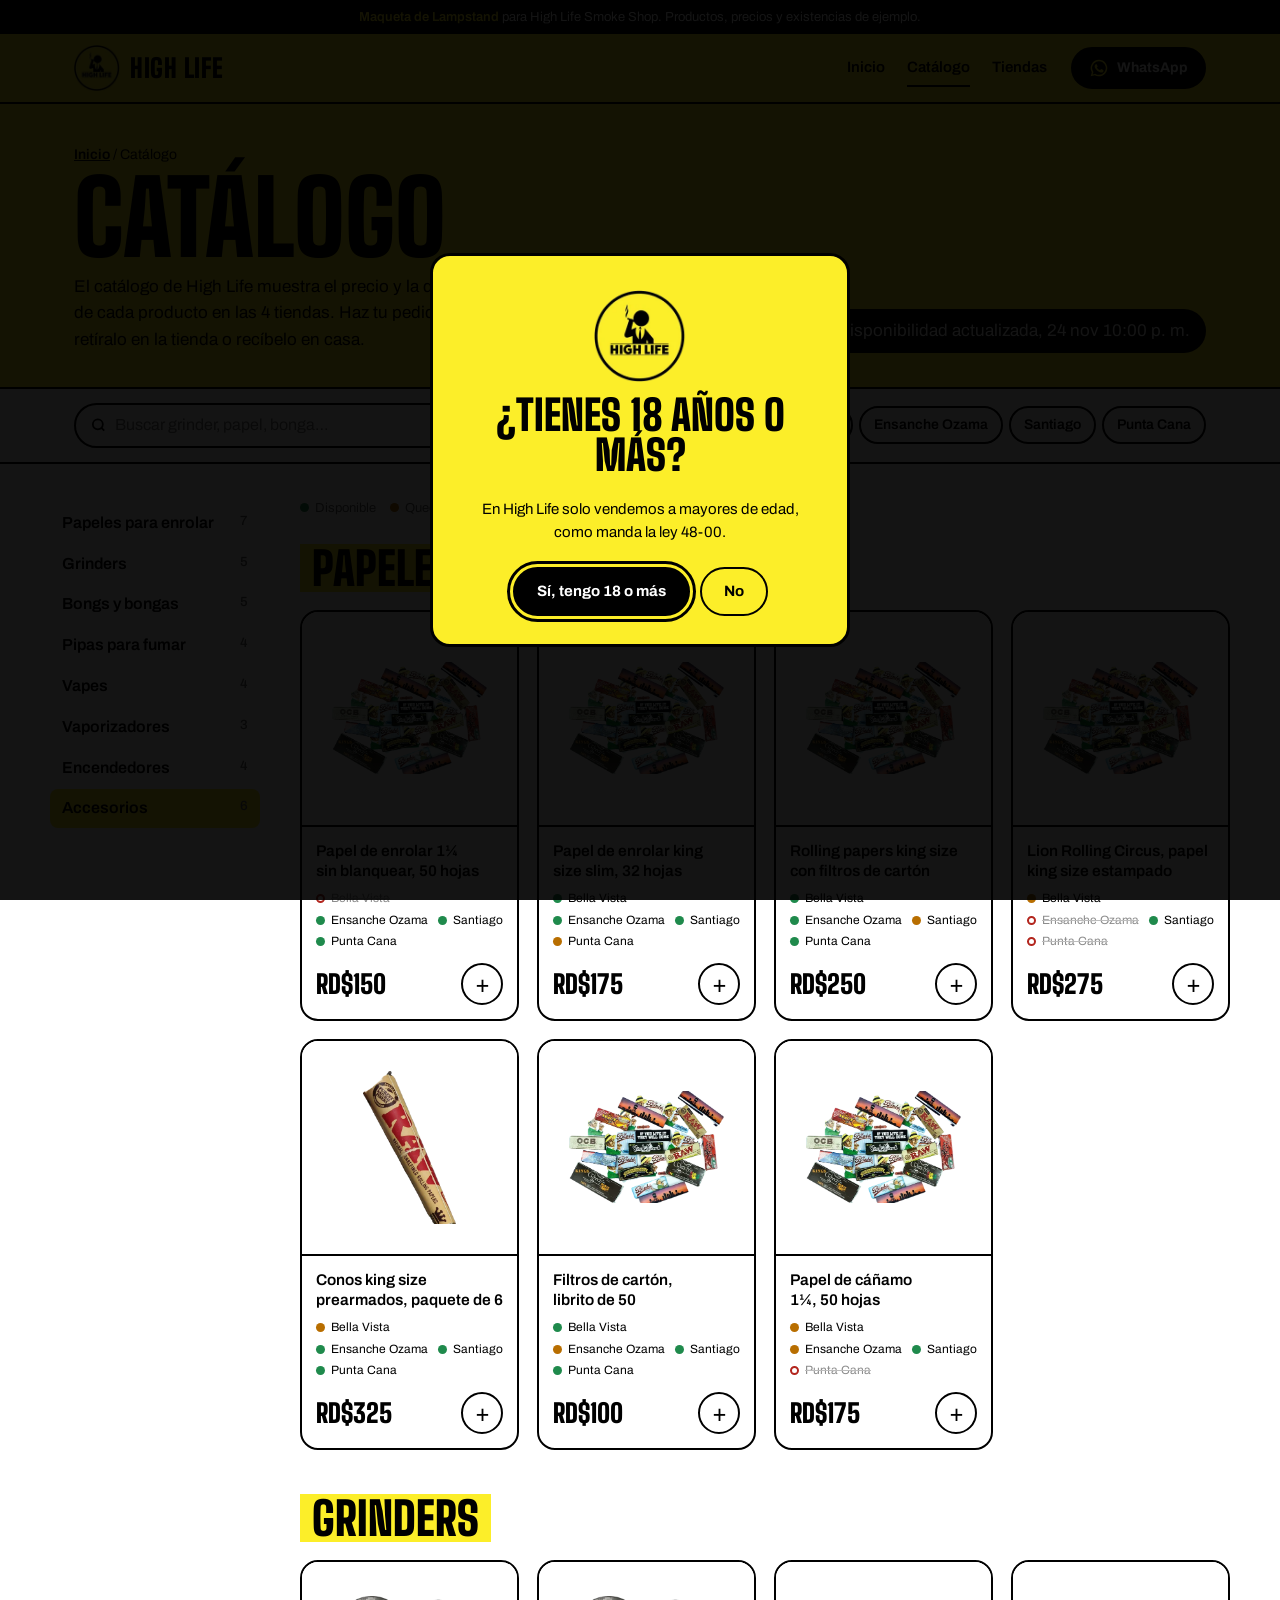
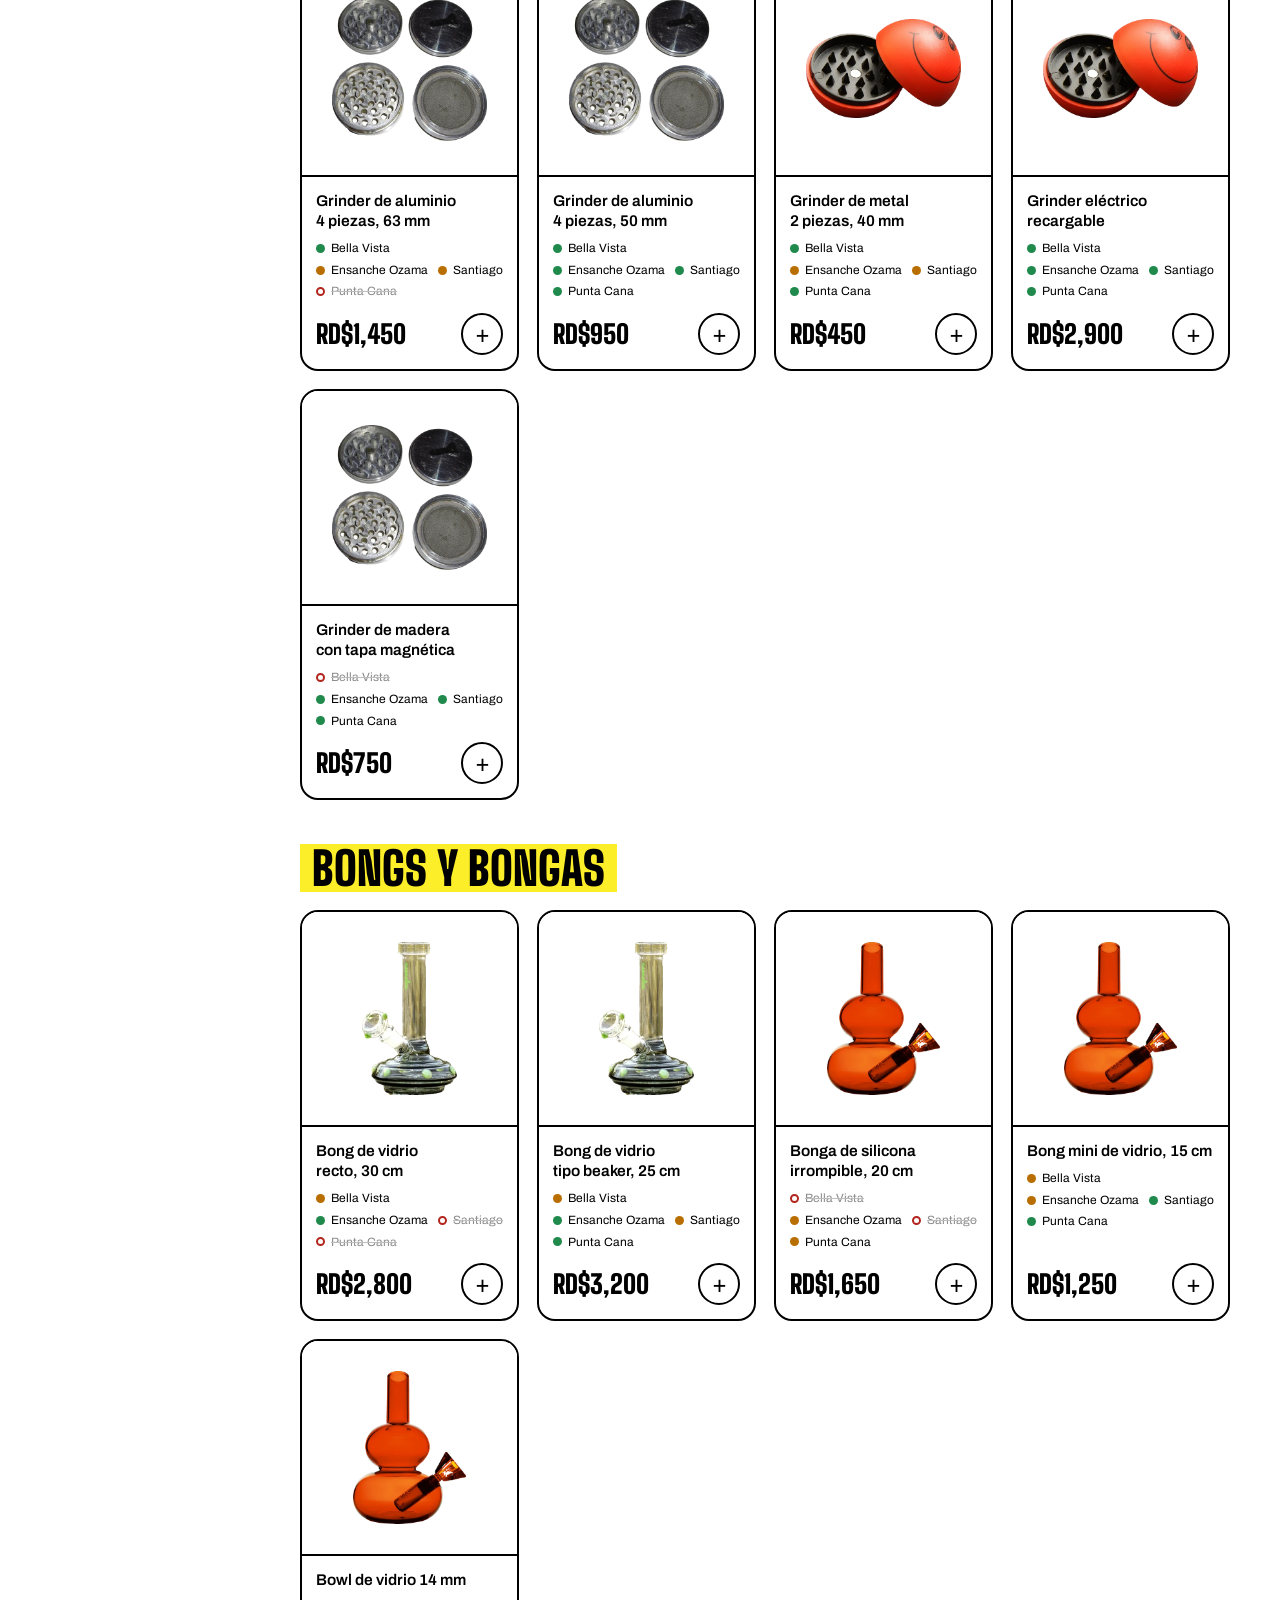
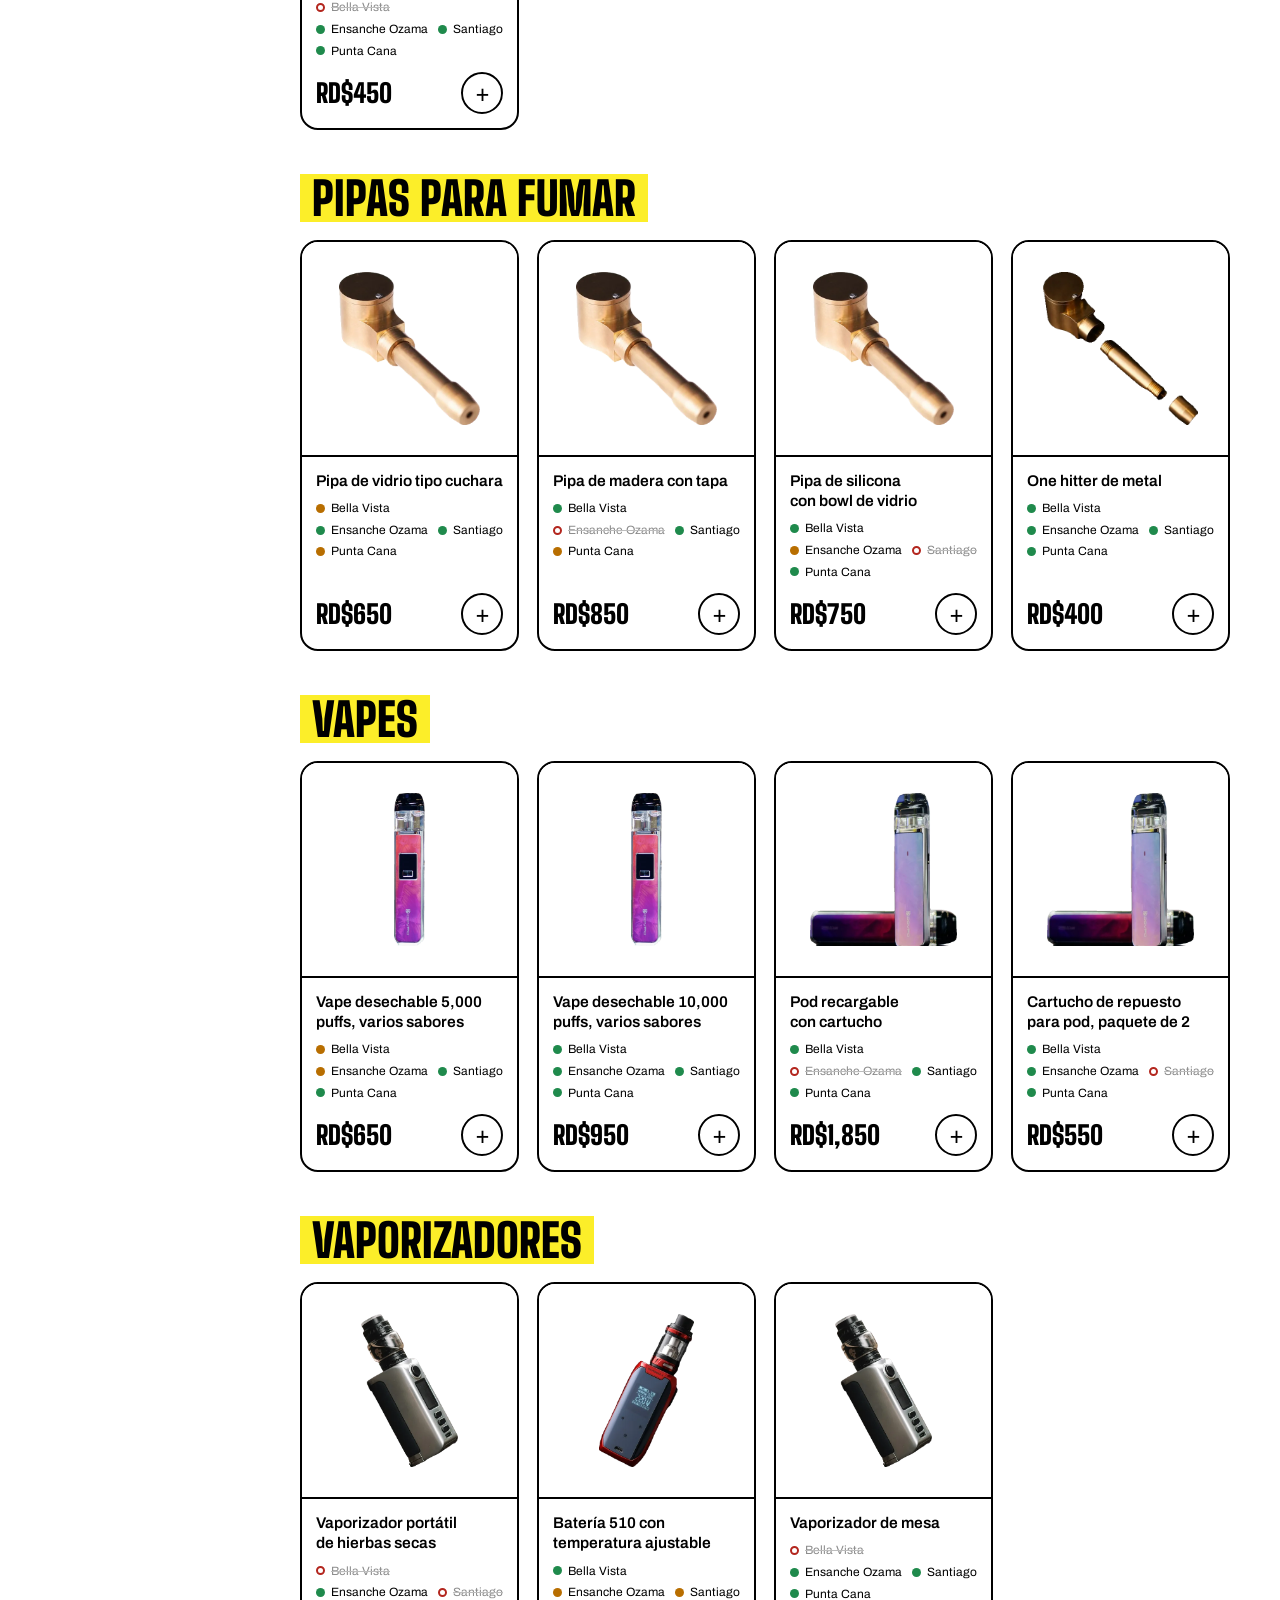
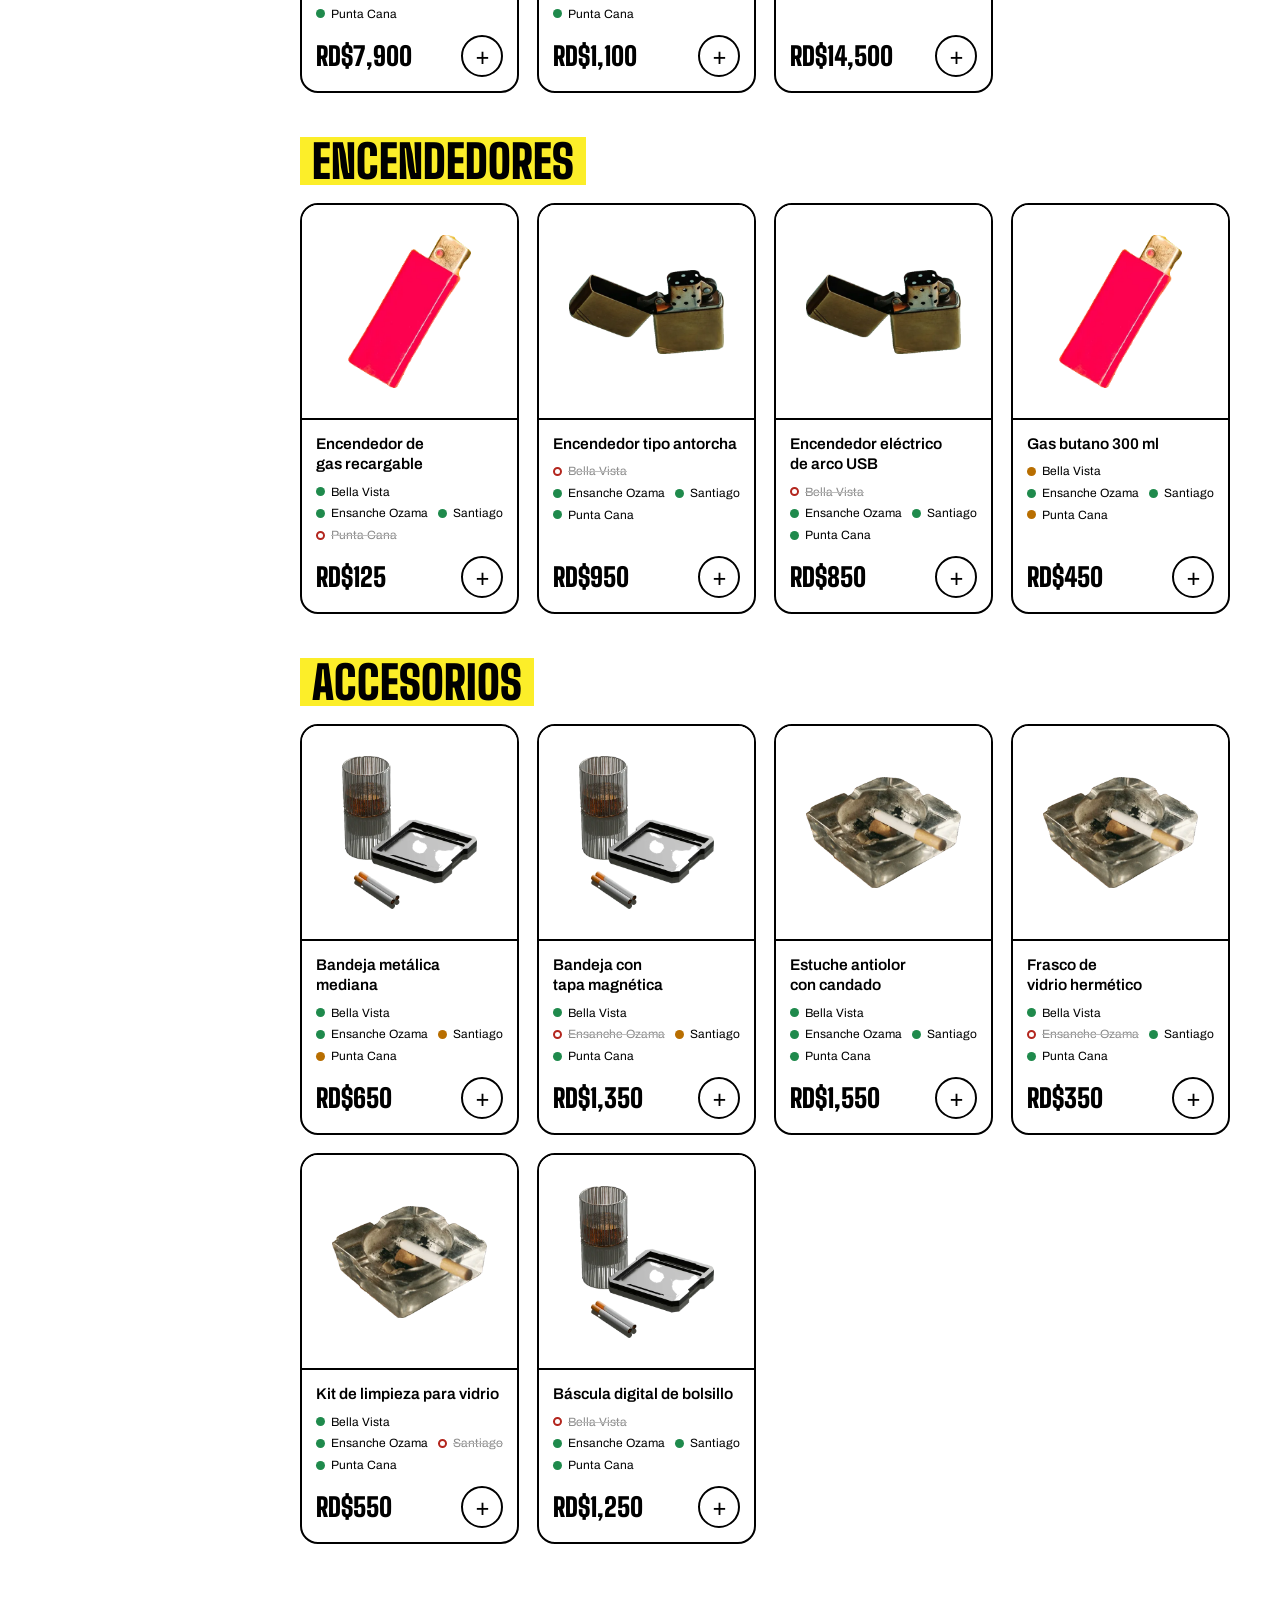
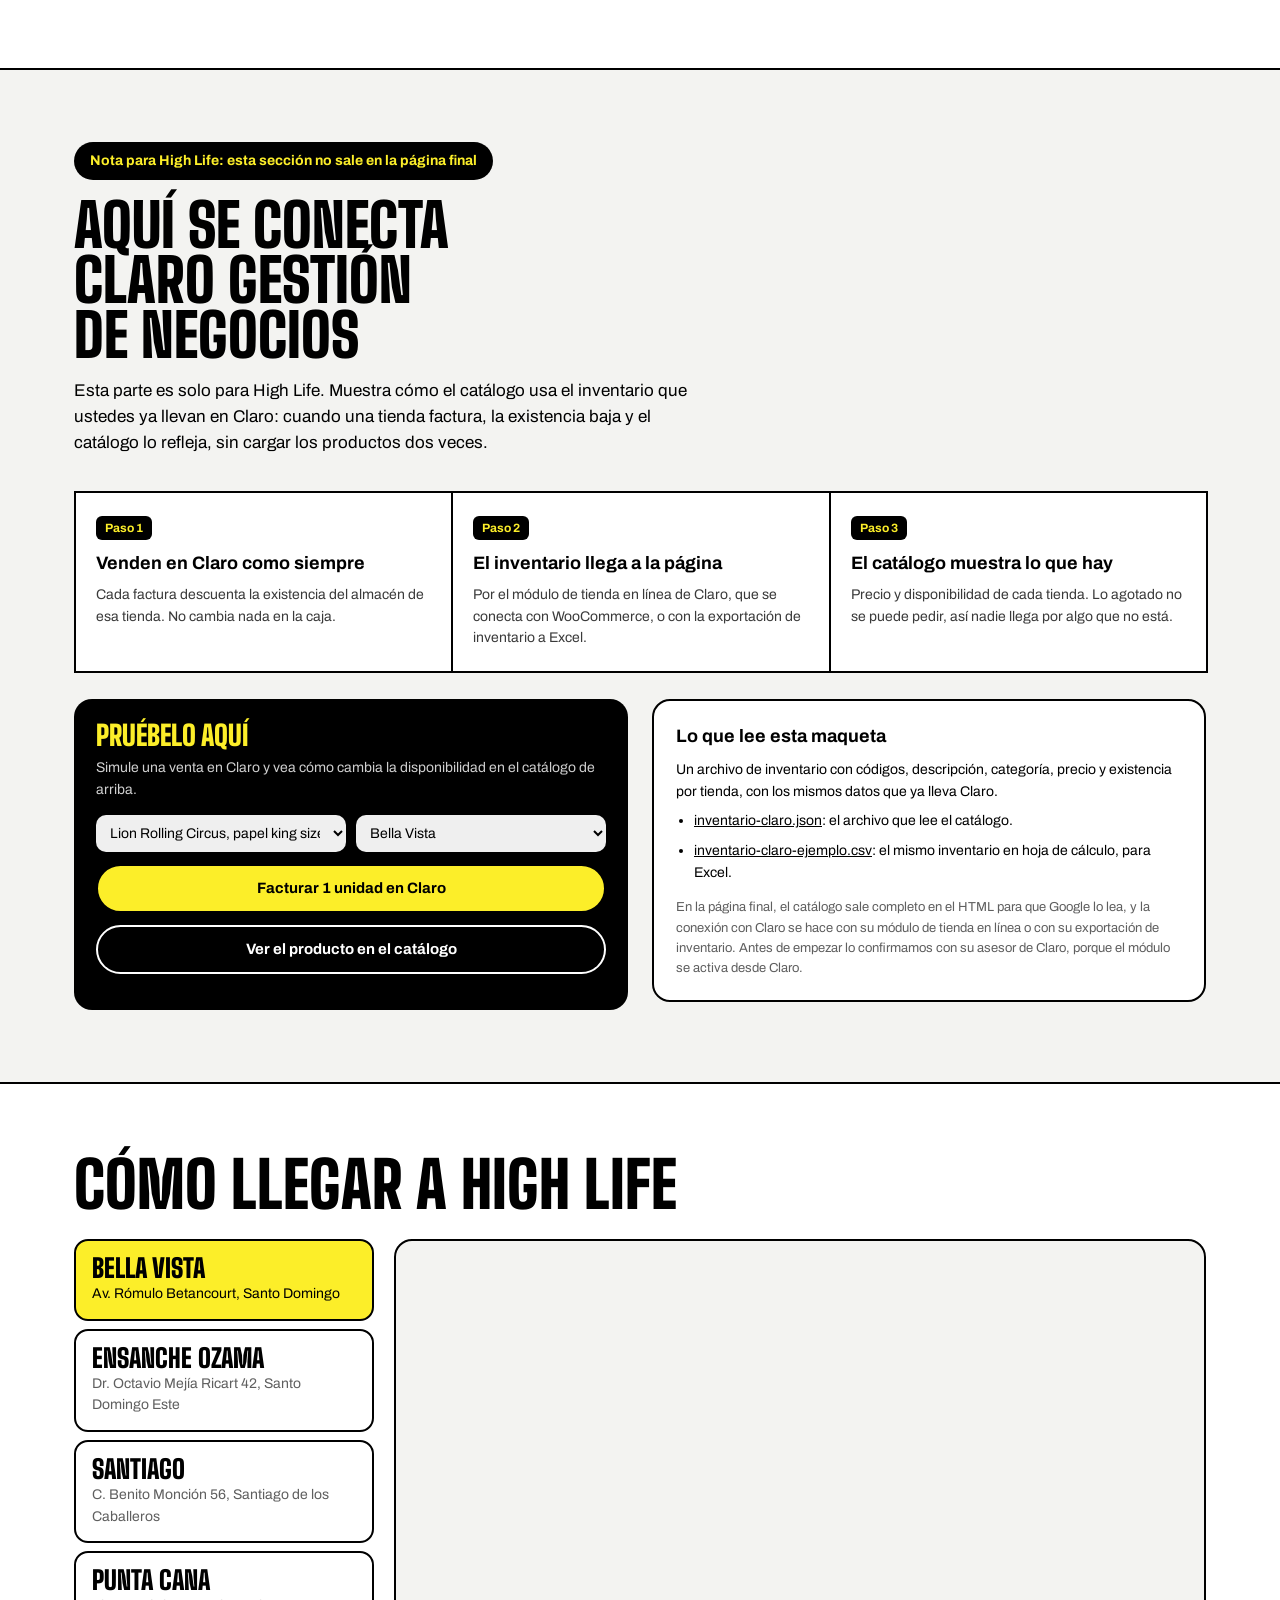
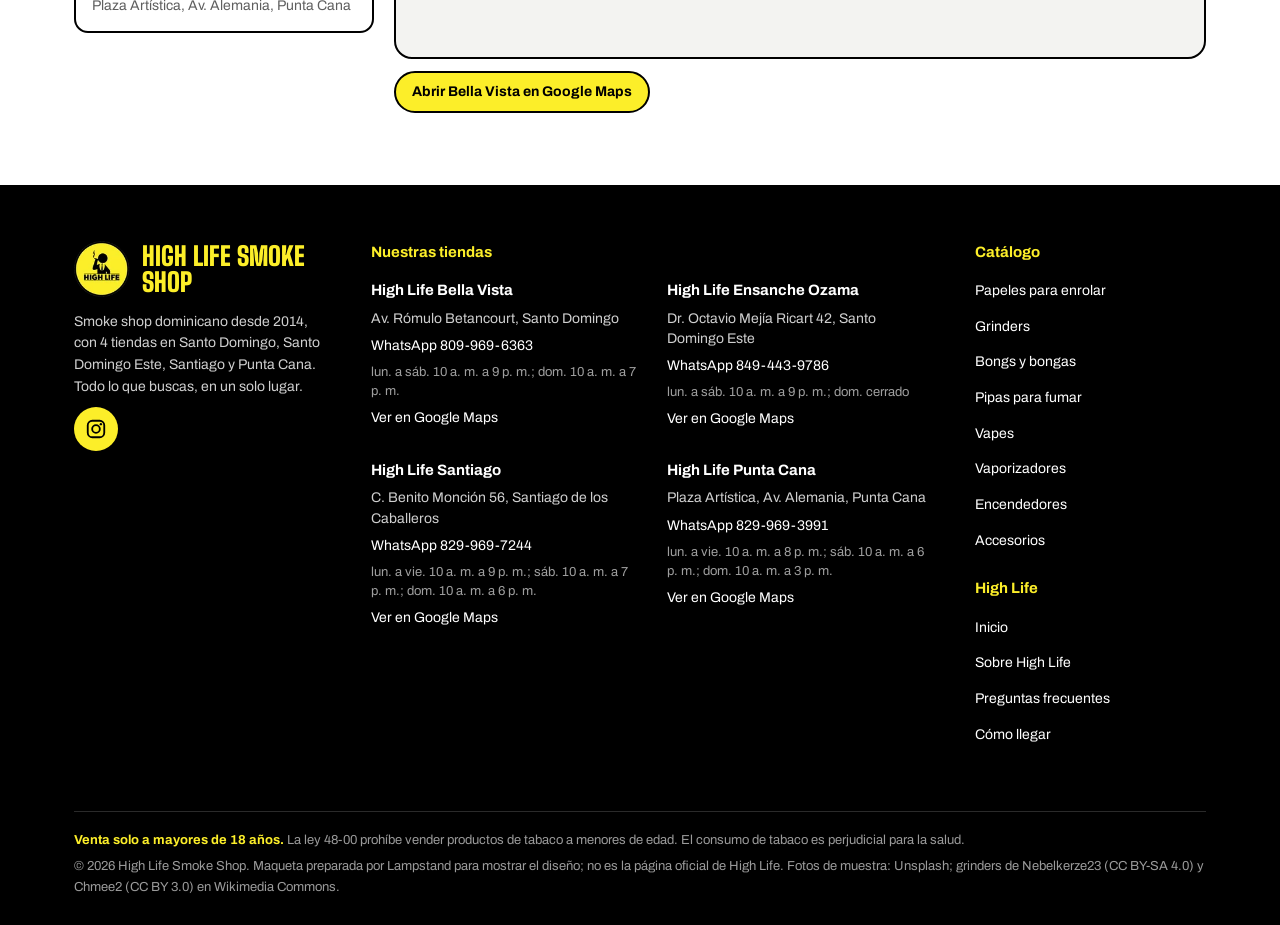
<file: catalogo.html>
<!doctype html>
<html lang="es-DO">
<head>
<meta charset="utf-8">
<meta name="viewport" content="width=device-width, initial-scale=1">
<title>Vapes, papel de enrolar, grinders y bongs: catálogo | High Life Smoke Shop</title>
<meta name="description" content="Catálogo de High Life Smoke Shop: vapes, papel de enrolar, grinders, bongs, pipas y accesorios con precio y disponibilidad en cada tienda. Pide en línea.">
<meta name="robots" content="noindex, nofollow">
<link rel="canonical" href="https://jorgecesar7.github.io/highlife-demo/catalogo.html">
<meta property="og:type" content="website">
<meta property="og:site_name" content="High Life Smoke Shop">
<meta property="og:locale" content="es_DO">
<meta property="og:title" content="Vapes, papel de enrolar, grinders y bongs: catálogo | High Life Smoke Shop">
<meta property="og:description" content="Catálogo de High Life Smoke Shop: vapes, papel de enrolar, grinders, bongs, pipas y accesorios con precio y disponibilidad en cada tienda. Pide en línea.">
<meta property="og:url" content="https://jorgecesar7.github.io/highlife-demo/catalogo.html">
<meta property="og:image" content="https://jorgecesar7.github.io/highlife-demo/assets/logo.png">
<meta property="og:image:width" content="512"><meta property="og:image:height" content="512">
<meta property="og:image:alt" content="Logo de High Life Smoke Shop">
<meta name="twitter:card" content="summary">
<meta name="theme-color" content="#FCEE29">
<link rel="icon" href="assets/logo.png">
<script type="application/ld+json">
{
 "@context": "https://schema.org",
 "@graph": [
  {
   "@type": "WebSite",
   "@id": "https://jorgecesar7.github.io/highlife-demo/#website",
   "name": "High Life Smoke Shop",
   "url": "https://jorgecesar7.github.io/highlife-demo/",
   "inLanguage": "es-DO",
   "publisher": {
    "@id": "https://jorgecesar7.github.io/highlife-demo/#org"
   }
  },
  {
   "@type": "Organization",
   "@id": "https://jorgecesar7.github.io/highlife-demo/#org",
   "name": "High Life Smoke Shop",
   "url": "https://jorgecesar7.github.io/highlife-demo/",
   "description": "High Life Smoke Shop es una cadena dominicana de smoke shops con 4 tiendas en Santo Domingo, Santo Domingo Este, Santiago y Punta Cana. Vende papel de enrolar, grinders, bongs, pipas, vapes, vaporizadores, encendedores y accesorios, solo a mayores de 18 años.",
   "logo": {
    "@type": "ImageObject",
    "url": "https://jorgecesar7.github.io/highlife-demo/assets/logo.png",
    "width": 512,
    "height": 512
   },
   "image": "https://jorgecesar7.github.io/highlife-demo/assets/logo.png",
   "foundingDate": "2014",
   "sameAs": [
    "https://www.instagram.com/highlifedr/"
   ],
   "hasOfferCatalog": {
    "@type": "OfferCatalog",
    "name": "Catálogo de High Life Smoke Shop",
    "url": "https://jorgecesar7.github.io/highlife-demo/catalogo.html",
    "itemListElement": [
     {
      "@type": "OfferCatalog",
      "name": "Papeles para enrolar",
      "url": "https://jorgecesar7.github.io/highlife-demo/catalogo.html#papeles-para-enrolar"
     },
     {
      "@type": "OfferCatalog",
      "name": "Grinders",
      "url": "https://jorgecesar7.github.io/highlife-demo/catalogo.html#grinders"
     },
     {
      "@type": "OfferCatalog",
      "name": "Bongs y bongas",
      "url": "https://jorgecesar7.github.io/highlife-demo/catalogo.html#bongs-y-bongas"
     },
     {
      "@type": "OfferCatalog",
      "name": "Pipas para fumar",
      "url": "https://jorgecesar7.github.io/highlife-demo/catalogo.html#pipas-para-fumar"
     },
     {
      "@type": "OfferCatalog",
      "name": "Vapes",
      "url": "https://jorgecesar7.github.io/highlife-demo/catalogo.html#vapes"
     },
     {
      "@type": "OfferCatalog",
      "name": "Vaporizadores",
      "url": "https://jorgecesar7.github.io/highlife-demo/catalogo.html#vaporizadores"
     },
     {
      "@type": "OfferCatalog",
      "name": "Encendedores",
      "url": "https://jorgecesar7.github.io/highlife-demo/catalogo.html#encendedores"
     },
     {
      "@type": "OfferCatalog",
      "name": "Accesorios",
      "url": "https://jorgecesar7.github.io/highlife-demo/catalogo.html#accesorios"
     }
    ]
   }
  },
  {
   "@type": "WebPage",
   "@id": "https://jorgecesar7.github.io/highlife-demo/catalogo.html#webpage",
   "url": "https://jorgecesar7.github.io/highlife-demo/catalogo.html",
   "name": "Vapes, papel de enrolar, grinders y bongs: catálogo | High Life Smoke Shop",
   "description": "Catálogo de High Life Smoke Shop: vapes, papel de enrolar, grinders, bongs, pipas y accesorios con precio y disponibilidad en cada tienda. Pide en línea.",
   "inLanguage": "es-DO",
   "isPartOf": {
    "@id": "https://jorgecesar7.github.io/highlife-demo/#website"
   },
   "about": {
    "@id": "https://jorgecesar7.github.io/highlife-demo/#org"
   },
   "primaryImageOfPage": {
    "@id": "https://jorgecesar7.github.io/highlife-demo/#logo-img"
   },
   "breadcrumb": {
    "@id": "https://jorgecesar7.github.io/highlife-demo/catalogo.html#breadcrumb"
   }
  },
  {
   "@type": "ImageObject",
   "@id": "https://jorgecesar7.github.io/highlife-demo/#logo-img",
   "url": "https://jorgecesar7.github.io/highlife-demo/assets/logo.png",
   "width": 512,
   "height": 512
  },
  {
   "@type": "BreadcrumbList",
   "@id": "https://jorgecesar7.github.io/highlife-demo/catalogo.html#breadcrumb",
   "itemListElement": [
    {
     "@type": "ListItem",
     "position": 1,
     "name": "Inicio",
     "item": "https://jorgecesar7.github.io/highlife-demo/"
    },
    {
     "@type": "ListItem",
     "position": 2,
     "name": "Catálogo",
     "item": "https://jorgecesar7.github.io/highlife-demo/catalogo.html"
    }
   ]
  }
 ]
}
</script>
<link rel="preload" href="assets/fonts/big-shoulders-display-latin-900-normal.woff2" as="font" type="font/woff2" crossorigin>
<link rel="preload" href="assets/fonts/archivo-latin-400-normal.woff2" as="font" type="font/woff2" crossorigin>
<link rel="stylesheet" href="assets/styles.css?v=006f8e3b">
</head><body>
<a class="skip" href="#contenido">Saltar al contenido</a>
<div class="demo-bar"><b>Maqueta de Lampstand</b> para High Life Smoke Shop. Productos, precios y existencias de ejemplo.</div>
<div class="gate" id="gate" hidden role="dialog" aria-modal="true" aria-labelledby="gate-t">
 <div class="gate-box"><img src="assets/logo-200.webp" alt="" width="92" height="92"><p class="gate-t" id="gate-t">¿Tienes 18 años o más?</p>
 <p>En High Life solo vendemos a mayores de edad, como manda la ley 48-00.</p>
 <div class="row"><button class="btn" data-yes>Sí, tengo 18 o más</button><button class="btn ghost" data-no>No</button></div>
 <p class="no-msg" hidden>Esta página es solo para mayores de 18 años.</p></div>
</div>
<header class="site-head"><div class="wrap">
 <a class="logo" href="index.html"><img src="assets/logo-96.webp" alt="High Life Smoke Shop" width="46" height="46"><span>High Life</span></a>
 <nav class="nav" aria-label="Principal"><a href="index.html">Inicio</a><a href="catalogo.html" aria-current=page>Catálogo</a><a href="tiendas.html">Tiendas</a></nav>
 <div class="wa-menu">
  <button class="btn sm wa-btn" id="waBtn" aria-expanded="false" aria-controls="waList" aria-label="Escribir por WhatsApp a una tienda"><svg class="wa-ico" viewBox="0 0 24 24" aria-hidden="true"><path fill="currentColor" d="M12 2a10 10 0 0 0-8.6 15.1L2 22l5-1.3A10 10 0 1 0 12 2Zm0 18.2a8.2 8.2 0 0 1-4.2-1.1l-.3-.2-3 .8.8-2.9-.2-.3A8.2 8.2 0 1 1 12 20.2Zm4.5-6.1c-.2-.1-1.5-.7-1.7-.8-.2-.1-.4-.1-.6.1l-.8 1c-.1.2-.3.2-.5.1a6.7 6.7 0 0 1-3.3-2.9c-.3-.4.2-.4.7-1.4.1-.2 0-.3 0-.4l-.8-1.8c-.2-.5-.4-.4-.6-.4h-.5a1 1 0 0 0-.7.3 3 3 0 0 0-.9 2.2 5.2 5.2 0 0 0 1.1 2.7 11.8 11.8 0 0 0 4.5 4c1.7.7 2.4.8 3.2.6.5-.1 1.5-.6 1.7-1.2.2-.6.2-1.1.2-1.2-.1-.1-.3-.2-.5-.3Z"/></svg><span>WhatsApp</span></button>
  <ul class="wa-list" id="waList" hidden><li><a href="https://wa.me/18099696363?text=Hola%20High%20Life%20Bella%20Vista%2C%20tengo%20una%20pregunta." target="_blank" rel="noopener"><b>Bella Vista</b><span>809-969-6363</span></a></li><li><a href="https://wa.me/18494439786?text=Hola%20High%20Life%20Ensanche%20Ozama%2C%20tengo%20una%20pregunta." target="_blank" rel="noopener"><b>Ensanche Ozama</b><span>849-443-9786</span></a></li><li><a href="https://wa.me/18299697244?text=Hola%20High%20Life%20Santiago%2C%20tengo%20una%20pregunta." target="_blank" rel="noopener"><b>Santiago</b><span>829-969-7244</span></a></li><li><a href="https://wa.me/18299693991?text=Hola%20High%20Life%20Punta%20Cana%2C%20tengo%20una%20pregunta." target="_blank" rel="noopener"><b>Punta Cana</b><span>829-969-3991</span></a></li></ul>
 </div>
</div></header>
<main id="contenido">
<section class="cat-hero" aria-labelledby="h1"><div class="wrap">
 <div><nav class="crumbs" aria-label="Ruta"><a href="index.html">Inicio</a> <span aria-hidden="true">/</span> <span aria-current="page">Catálogo</span></nav>
 <h1 id="h1">Catálogo</h1><p>El catálogo de High Life muestra el precio y la disponibilidad de cada producto en las 4 tiendas. Haz tu pedido en línea y retíralo en la tienda o recíbelo en casa.</p></div>
 <p class="sync"><i></i><span data-sync>Disponibilidad actualizada, 24 nov 6:00 p. m.</span></p>
</div></section>
<div class="tools"><div class="wrap">
 <label class="q"><span class="sr">Buscar en el catálogo</span><svg width="18" height="18" viewBox="0 0 24 24" aria-hidden="true"><circle cx="11" cy="11" r="7" fill="none" stroke="currentColor" stroke-width="2.5"/><path d="m20 20-4-4" stroke="currentColor" stroke-width="2.5"/></svg><input id="q" type="search" placeholder="Buscar grinder, papel, bonga…" autocomplete="off"></label>
 <div class="chips" id="branchChips" role="group" aria-label="Ver disponibilidad en"><span class="lbl">Tienda:</span></div>
</div></div>
<div class="wrap menu-layout">
 <nav class="cat-nav" id="catnav" aria-label="Categorías"><a href="#papeles-para-enrolar">Papeles para enrolar <small>7</small></a><a href="#grinders">Grinders <small>5</small></a><a href="#bongs-y-bongas">Bongs y bongas <small>5</small></a><a href="#pipas-para-fumar">Pipas para fumar <small>4</small></a><a href="#vapes">Vapes <small>4</small></a><a href="#vaporizadores">Vaporizadores <small>3</small></a><a href="#encendedores">Encendedores <small>4</small></a><a href="#accesorios">Accesorios <small>6</small></a></nav>
 <div>
  <div class="legend"><span><i class="dot ok"></i>Disponible</span><span><i class="dot low"></i>Quedan pocas</span><span><i class="dot out"></i>Agotado</span></div>
  <div id="menu" aria-live="polite"><section class="group" id="papeles-para-enrolar" aria-labelledby="h-papeles-para-enrolar"><h2 id="h-papeles-para-enrolar">Papeles para enrolar</h2><div class="items"><article class="item" data-code="HL-PAP-001"><img class="pimg" src="assets/fotos/papeles-a-sm.webp" alt="Papel de enrolar 1¼ sin blanquear, 50 hojas" width="400" height="400" loading="lazy"><div class="pbody"><h3>Papel de enrolar 1¼ sin blanquear, 50 hojas</h3><div class="avail" aria-label="Disponibilidad por tienda"><span class="out"><i class="dot out"></i>Bella Vista</span><span class="ok"><i class="dot ok"></i>Ensanche Ozama</span><span class="ok"><i class="dot ok"></i>Santiago</span><span class="ok"><i class="dot ok"></i>Punta Cana</span></div><div class="pfoot"><span class="price">RD$150</span><button class="add" data-act="inc" aria-label="Añadir a mi pedido: Papel de enrolar 1¼ sin blanquear, 50 hojas">+</button></div></div></article><article class="item" data-code="HL-PAP-002"><img class="pimg" src="assets/fotos/papeles-a-sm.webp" alt="Papel de enrolar king size slim, 32 hojas" width="400" height="400" loading="lazy"><div class="pbody"><h3>Papel de enrolar king size slim, 32 hojas</h3><div class="avail" aria-label="Disponibilidad por tienda"><span class="ok"><i class="dot ok"></i>Bella Vista</span><span class="ok"><i class="dot ok"></i>Ensanche Ozama</span><span class="ok"><i class="dot ok"></i>Santiago</span><span class="low"><i class="dot low"></i>Punta Cana</span></div><div class="pfoot"><span class="price">RD$175</span><button class="add" data-act="inc" aria-label="Añadir a mi pedido: Papel de enrolar king size slim, 32 hojas">+</button></div></div></article><article class="item" data-code="HL-PAP-003"><img class="pimg" src="assets/fotos/papeles-a-sm.webp" alt="Rolling papers king size con filtros de cartón" width="400" height="400" loading="lazy"><div class="pbody"><h3>Rolling papers king size con filtros de cartón</h3><div class="avail" aria-label="Disponibilidad por tienda"><span class="ok"><i class="dot ok"></i>Bella Vista</span><span class="ok"><i class="dot ok"></i>Ensanche Ozama</span><span class="low"><i class="dot low"></i>Santiago</span><span class="ok"><i class="dot ok"></i>Punta Cana</span></div><div class="pfoot"><span class="price">RD$250</span><button class="add" data-act="inc" aria-label="Añadir a mi pedido: Rolling papers king size con filtros de cartón">+</button></div></div></article><article class="item" data-code="HL-PAP-004"><img class="pimg" src="assets/fotos/papeles-a-sm.webp" alt="Lion Rolling Circus, papel king size estampado" width="400" height="400" loading="lazy"><div class="pbody"><h3>Lion Rolling Circus, papel king size estampado</h3><div class="avail" aria-label="Disponibilidad por tienda"><span class="low"><i class="dot low"></i>Bella Vista</span><span class="out"><i class="dot out"></i>Ensanche Ozama</span><span class="ok"><i class="dot ok"></i>Santiago</span><span class="out"><i class="dot out"></i>Punta Cana</span></div><div class="pfoot"><span class="price">RD$275</span><button class="add" data-act="inc" aria-label="Añadir a mi pedido: Lion Rolling Circus, papel king size estampado">+</button></div></div></article><article class="item" data-code="HL-PAP-005"><img class="pimg" src="assets/fotos/conos-a-sm.webp" alt="Conos king size prearmados, paquete de 6" width="400" height="400" loading="lazy"><div class="pbody"><h3>Conos king size prearmados, paquete de 6</h3><div class="avail" aria-label="Disponibilidad por tienda"><span class="low"><i class="dot low"></i>Bella Vista</span><span class="ok"><i class="dot ok"></i>Ensanche Ozama</span><span class="ok"><i class="dot ok"></i>Santiago</span><span class="ok"><i class="dot ok"></i>Punta Cana</span></div><div class="pfoot"><span class="price">RD$325</span><button class="add" data-act="inc" aria-label="Añadir a mi pedido: Conos king size prearmados, paquete de 6">+</button></div></div></article><article class="item" data-code="HL-PAP-006"><img class="pimg" src="assets/fotos/papeles-a-sm.webp" alt="Filtros de cartón, librito de 50" width="400" height="400" loading="lazy"><div class="pbody"><h3>Filtros de cartón, librito de 50</h3><div class="avail" aria-label="Disponibilidad por tienda"><span class="ok"><i class="dot ok"></i>Bella Vista</span><span class="low"><i class="dot low"></i>Ensanche Ozama</span><span class="ok"><i class="dot ok"></i>Santiago</span><span class="ok"><i class="dot ok"></i>Punta Cana</span></div><div class="pfoot"><span class="price">RD$100</span><button class="add" data-act="inc" aria-label="Añadir a mi pedido: Filtros de cartón, librito de 50">+</button></div></div></article><article class="item" data-code="HL-PAP-007"><img class="pimg" src="assets/fotos/papeles-a-sm.webp" alt="Papel de cáñamo 1¼, 50 hojas" width="400" height="400" loading="lazy"><div class="pbody"><h3>Papel de cáñamo 1¼, 50 hojas</h3><div class="avail" aria-label="Disponibilidad por tienda"><span class="low"><i class="dot low"></i>Bella Vista</span><span class="low"><i class="dot low"></i>Ensanche Ozama</span><span class="ok"><i class="dot ok"></i>Santiago</span><span class="out"><i class="dot out"></i>Punta Cana</span></div><div class="pfoot"><span class="price">RD$175</span><button class="add" data-act="inc" aria-label="Añadir a mi pedido: Papel de cáñamo 1¼, 50 hojas">+</button></div></div></article></div></section><section class="group" id="grinders" aria-labelledby="h-grinders"><h2 id="h-grinders">Grinders</h2><div class="items"><article class="item" data-code="HL-GRI-001"><img class="pimg" src="assets/fotos/grinders-b-sm.webp" alt="Grinder de aluminio 4 piezas, 63 mm" width="400" height="400" loading="lazy"><div class="pbody"><h3>Grinder de aluminio 4 piezas, 63 mm</h3><div class="avail" aria-label="Disponibilidad por tienda"><span class="ok"><i class="dot ok"></i>Bella Vista</span><span class="low"><i class="dot low"></i>Ensanche Ozama</span><span class="low"><i class="dot low"></i>Santiago</span><span class="out"><i class="dot out"></i>Punta Cana</span></div><div class="pfoot"><span class="price">RD$1,450</span><button class="add" data-act="inc" aria-label="Añadir a mi pedido: Grinder de aluminio 4 piezas, 63 mm">+</button></div></div></article><article class="item" data-code="HL-GRI-002"><img class="pimg" src="assets/fotos/grinders-b-sm.webp" alt="Grinder de aluminio 4 piezas, 50 mm" width="400" height="400" loading="lazy"><div class="pbody"><h3>Grinder de aluminio 4 piezas, 50 mm</h3><div class="avail" aria-label="Disponibilidad por tienda"><span class="ok"><i class="dot ok"></i>Bella Vista</span><span class="ok"><i class="dot ok"></i>Ensanche Ozama</span><span class="ok"><i class="dot ok"></i>Santiago</span><span class="ok"><i class="dot ok"></i>Punta Cana</span></div><div class="pfoot"><span class="price">RD$950</span><button class="add" data-act="inc" aria-label="Añadir a mi pedido: Grinder de aluminio 4 piezas, 50 mm">+</button></div></div></article><article class="item" data-code="HL-GRI-003"><img class="pimg" src="assets/fotos/grinders-c-sm.webp" alt="Grinder de metal 2 piezas, 40 mm" width="400" height="400" loading="lazy"><div class="pbody"><h3>Grinder de metal 2 piezas, 40 mm</h3><div class="avail" aria-label="Disponibilidad por tienda"><span class="ok"><i class="dot ok"></i>Bella Vista</span><span class="low"><i class="dot low"></i>Ensanche Ozama</span><span class="low"><i class="dot low"></i>Santiago</span><span class="ok"><i class="dot ok"></i>Punta Cana</span></div><div class="pfoot"><span class="price">RD$450</span><button class="add" data-act="inc" aria-label="Añadir a mi pedido: Grinder de metal 2 piezas, 40 mm">+</button></div></div></article><article class="item" data-code="HL-GRI-004"><img class="pimg" src="assets/fotos/grinders-c-sm.webp" alt="Grinder eléctrico recargable" width="400" height="400" loading="lazy"><div class="pbody"><h3>Grinder eléctrico recargable</h3><div class="avail" aria-label="Disponibilidad por tienda"><span class="ok"><i class="dot ok"></i>Bella Vista</span><span class="ok"><i class="dot ok"></i>Ensanche Ozama</span><span class="ok"><i class="dot ok"></i>Santiago</span><span class="ok"><i class="dot ok"></i>Punta Cana</span></div><div class="pfoot"><span class="price">RD$2,900</span><button class="add" data-act="inc" aria-label="Añadir a mi pedido: Grinder eléctrico recargable">+</button></div></div></article><article class="item" data-code="HL-GRI-005"><img class="pimg" src="assets/fotos/grinders-b-sm.webp" alt="Grinder de madera con tapa magnética" width="400" height="400" loading="lazy"><div class="pbody"><h3>Grinder de madera con tapa magnética</h3><div class="avail" aria-label="Disponibilidad por tienda"><span class="out"><i class="dot out"></i>Bella Vista</span><span class="ok"><i class="dot ok"></i>Ensanche Ozama</span><span class="ok"><i class="dot ok"></i>Santiago</span><span class="ok"><i class="dot ok"></i>Punta Cana</span></div><div class="pfoot"><span class="price">RD$750</span><button class="add" data-act="inc" aria-label="Añadir a mi pedido: Grinder de madera con tapa magnética">+</button></div></div></article></div></section><section class="group" id="bongs-y-bongas" aria-labelledby="h-bongs-y-bongas"><h2 id="h-bongs-y-bongas">Bongs y bongas</h2><div class="items"><article class="item" data-code="HL-BON-001"><img class="pimg" src="assets/fotos/bongs-b-sm.webp" alt="Bong de vidrio recto, 30 cm" width="400" height="400" loading="lazy"><div class="pbody"><h3>Bong de vidrio recto, 30 cm</h3><div class="avail" aria-label="Disponibilidad por tienda"><span class="low"><i class="dot low"></i>Bella Vista</span><span class="ok"><i class="dot ok"></i>Ensanche Ozama</span><span class="out"><i class="dot out"></i>Santiago</span><span class="out"><i class="dot out"></i>Punta Cana</span></div><div class="pfoot"><span class="price">RD$2,800</span><button class="add" data-act="inc" aria-label="Añadir a mi pedido: Bong de vidrio recto, 30 cm">+</button></div></div></article><article class="item" data-code="HL-BON-002"><img class="pimg" src="assets/fotos/bongs-b-sm.webp" alt="Bong de vidrio tipo beaker, 25 cm" width="400" height="400" loading="lazy"><div class="pbody"><h3>Bong de vidrio tipo beaker, 25 cm</h3><div class="avail" aria-label="Disponibilidad por tienda"><span class="low"><i class="dot low"></i>Bella Vista</span><span class="ok"><i class="dot ok"></i>Ensanche Ozama</span><span class="low"><i class="dot low"></i>Santiago</span><span class="ok"><i class="dot ok"></i>Punta Cana</span></div><div class="pfoot"><span class="price">RD$3,200</span><button class="add" data-act="inc" aria-label="Añadir a mi pedido: Bong de vidrio tipo beaker, 25 cm">+</button></div></div></article><article class="item" data-code="HL-BON-003"><img class="pimg" src="assets/fotos/bongs-a-sm.webp" alt="Bonga de silicona irrompible, 20 cm" width="400" height="400" loading="lazy"><div class="pbody"><h3>Bonga de silicona irrompible, 20 cm</h3><div class="avail" aria-label="Disponibilidad por tienda"><span class="out"><i class="dot out"></i>Bella Vista</span><span class="low"><i class="dot low"></i>Ensanche Ozama</span><span class="out"><i class="dot out"></i>Santiago</span><span class="low"><i class="dot low"></i>Punta Cana</span></div><div class="pfoot"><span class="price">RD$1,650</span><button class="add" data-act="inc" aria-label="Añadir a mi pedido: Bonga de silicona irrompible, 20 cm">+</button></div></div></article><article class="item" data-code="HL-BON-004"><img class="pimg" src="assets/fotos/bongs-a-sm.webp" alt="Bong mini de vidrio, 15 cm" width="400" height="400" loading="lazy"><div class="pbody"><h3>Bong mini de vidrio, 15 cm</h3><div class="avail" aria-label="Disponibilidad por tienda"><span class="low"><i class="dot low"></i>Bella Vista</span><span class="low"><i class="dot low"></i>Ensanche Ozama</span><span class="ok"><i class="dot ok"></i>Santiago</span><span class="ok"><i class="dot ok"></i>Punta Cana</span></div><div class="pfoot"><span class="price">RD$1,250</span><button class="add" data-act="inc" aria-label="Añadir a mi pedido: Bong mini de vidrio, 15 cm">+</button></div></div></article><article class="item" data-code="HL-BON-005"><img class="pimg" src="assets/fotos/bongs-a-sm.webp" alt="Bowl de vidrio 14 mm" width="400" height="400" loading="lazy"><div class="pbody"><h3>Bowl de vidrio 14 mm</h3><div class="avail" aria-label="Disponibilidad por tienda"><span class="out"><i class="dot out"></i>Bella Vista</span><span class="ok"><i class="dot ok"></i>Ensanche Ozama</span><span class="ok"><i class="dot ok"></i>Santiago</span><span class="ok"><i class="dot ok"></i>Punta Cana</span></div><div class="pfoot"><span class="price">RD$450</span><button class="add" data-act="inc" aria-label="Añadir a mi pedido: Bowl de vidrio 14 mm">+</button></div></div></article></div></section><section class="group" id="pipas-para-fumar" aria-labelledby="h-pipas-para-fumar"><h2 id="h-pipas-para-fumar">Pipas para fumar</h2><div class="items"><article class="item" data-code="HL-PIP-001"><img class="pimg" src="assets/fotos/pipas-a-sm.webp" alt="Pipa de vidrio tipo cuchara" width="400" height="400" loading="lazy"><div class="pbody"><h3>Pipa de vidrio tipo cuchara</h3><div class="avail" aria-label="Disponibilidad por tienda"><span class="low"><i class="dot low"></i>Bella Vista</span><span class="ok"><i class="dot ok"></i>Ensanche Ozama</span><span class="ok"><i class="dot ok"></i>Santiago</span><span class="low"><i class="dot low"></i>Punta Cana</span></div><div class="pfoot"><span class="price">RD$650</span><button class="add" data-act="inc" aria-label="Añadir a mi pedido: Pipa de vidrio tipo cuchara">+</button></div></div></article><article class="item" data-code="HL-PIP-002"><img class="pimg" src="assets/fotos/pipas-a-sm.webp" alt="Pipa de madera con tapa" width="400" height="400" loading="lazy"><div class="pbody"><h3>Pipa de madera con tapa</h3><div class="avail" aria-label="Disponibilidad por tienda"><span class="ok"><i class="dot ok"></i>Bella Vista</span><span class="out"><i class="dot out"></i>Ensanche Ozama</span><span class="ok"><i class="dot ok"></i>Santiago</span><span class="low"><i class="dot low"></i>Punta Cana</span></div><div class="pfoot"><span class="price">RD$850</span><button class="add" data-act="inc" aria-label="Añadir a mi pedido: Pipa de madera con tapa">+</button></div></div></article><article class="item" data-code="HL-PIP-003"><img class="pimg" src="assets/fotos/pipas-a-sm.webp" alt="Pipa de silicona con bowl de vidrio" width="400" height="400" loading="lazy"><div class="pbody"><h3>Pipa de silicona con bowl de vidrio</h3><div class="avail" aria-label="Disponibilidad por tienda"><span class="ok"><i class="dot ok"></i>Bella Vista</span><span class="low"><i class="dot low"></i>Ensanche Ozama</span><span class="out"><i class="dot out"></i>Santiago</span><span class="ok"><i class="dot ok"></i>Punta Cana</span></div><div class="pfoot"><span class="price">RD$750</span><button class="add" data-act="inc" aria-label="Añadir a mi pedido: Pipa de silicona con bowl de vidrio">+</button></div></div></article><article class="item" data-code="HL-PIP-004"><img class="pimg" src="assets/fotos/pipas-b-sm.webp" alt="One hitter de metal" width="400" height="400" loading="lazy"><div class="pbody"><h3>One hitter de metal</h3><div class="avail" aria-label="Disponibilidad por tienda"><span class="ok"><i class="dot ok"></i>Bella Vista</span><span class="ok"><i class="dot ok"></i>Ensanche Ozama</span><span class="ok"><i class="dot ok"></i>Santiago</span><span class="ok"><i class="dot ok"></i>Punta Cana</span></div><div class="pfoot"><span class="price">RD$400</span><button class="add" data-act="inc" aria-label="Añadir a mi pedido: One hitter de metal">+</button></div></div></article></div></section><section class="group" id="vapes" aria-labelledby="h-vapes"><h2 id="h-vapes">Vapes</h2><div class="items"><article class="item" data-code="HL-VPE-001"><img class="pimg" src="assets/fotos/vapes-a-sm.webp" alt="Vape desechable 5,000 puffs, varios sabores" width="400" height="400" loading="lazy"><div class="pbody"><h3>Vape desechable 5,000 puffs, varios sabores</h3><div class="avail" aria-label="Disponibilidad por tienda"><span class="low"><i class="dot low"></i>Bella Vista</span><span class="low"><i class="dot low"></i>Ensanche Ozama</span><span class="ok"><i class="dot ok"></i>Santiago</span><span class="ok"><i class="dot ok"></i>Punta Cana</span></div><div class="pfoot"><span class="price">RD$650</span><button class="add" data-act="inc" aria-label="Añadir a mi pedido: Vape desechable 5,000 puffs, varios sabores">+</button></div></div></article><article class="item" data-code="HL-VPE-002"><img class="pimg" src="assets/fotos/vapes-a-sm.webp" alt="Vape desechable 10,000 puffs, varios sabores" width="400" height="400" loading="lazy"><div class="pbody"><h3>Vape desechable 10,000 puffs, varios sabores</h3><div class="avail" aria-label="Disponibilidad por tienda"><span class="ok"><i class="dot ok"></i>Bella Vista</span><span class="ok"><i class="dot ok"></i>Ensanche Ozama</span><span class="ok"><i class="dot ok"></i>Santiago</span><span class="ok"><i class="dot ok"></i>Punta Cana</span></div><div class="pfoot"><span class="price">RD$950</span><button class="add" data-act="inc" aria-label="Añadir a mi pedido: Vape desechable 10,000 puffs, varios sabores">+</button></div></div></article><article class="item" data-code="HL-VPE-003"><img class="pimg" src="assets/fotos/vapes-b-sm.webp" alt="Pod recargable con cartucho" width="400" height="400" loading="lazy"><div class="pbody"><h3>Pod recargable con cartucho</h3><div class="avail" aria-label="Disponibilidad por tienda"><span class="ok"><i class="dot ok"></i>Bella Vista</span><span class="out"><i class="dot out"></i>Ensanche Ozama</span><span class="ok"><i class="dot ok"></i>Santiago</span><span class="ok"><i class="dot ok"></i>Punta Cana</span></div><div class="pfoot"><span class="price">RD$1,850</span><button class="add" data-act="inc" aria-label="Añadir a mi pedido: Pod recargable con cartucho">+</button></div></div></article><article class="item" data-code="HL-VPE-004"><img class="pimg" src="assets/fotos/vapes-b-sm.webp" alt="Cartucho de repuesto para pod, paquete de 2" width="400" height="400" loading="lazy"><div class="pbody"><h3>Cartucho de repuesto para pod, paquete de 2</h3><div class="avail" aria-label="Disponibilidad por tienda"><span class="ok"><i class="dot ok"></i>Bella Vista</span><span class="ok"><i class="dot ok"></i>Ensanche Ozama</span><span class="out"><i class="dot out"></i>Santiago</span><span class="ok"><i class="dot ok"></i>Punta Cana</span></div><div class="pfoot"><span class="price">RD$550</span><button class="add" data-act="inc" aria-label="Añadir a mi pedido: Cartucho de repuesto para pod, paquete de 2">+</button></div></div></article></div></section><section class="group" id="vaporizadores" aria-labelledby="h-vaporizadores"><h2 id="h-vaporizadores">Vaporizadores</h2><div class="items"><article class="item" data-code="HL-VAP-001"><img class="pimg" src="assets/fotos/vapo-b-sm.webp" alt="Vaporizador portátil de hierbas secas" width="400" height="400" loading="lazy"><div class="pbody"><h3>Vaporizador portátil de hierbas secas</h3><div class="avail" aria-label="Disponibilidad por tienda"><span class="out"><i class="dot out"></i>Bella Vista</span><span class="ok"><i class="dot ok"></i>Ensanche Ozama</span><span class="out"><i class="dot out"></i>Santiago</span><span class="ok"><i class="dot ok"></i>Punta Cana</span></div><div class="pfoot"><span class="price">RD$7,900</span><button class="add" data-act="inc" aria-label="Añadir a mi pedido: Vaporizador portátil de hierbas secas">+</button></div></div></article><article class="item" data-code="HL-VAP-002"><img class="pimg" src="assets/fotos/vapo-a-sm.webp" alt="Batería 510 con temperatura ajustable" width="400" height="400" loading="lazy"><div class="pbody"><h3>Batería 510 con temperatura ajustable</h3><div class="avail" aria-label="Disponibilidad por tienda"><span class="ok"><i class="dot ok"></i>Bella Vista</span><span class="low"><i class="dot low"></i>Ensanche Ozama</span><span class="low"><i class="dot low"></i>Santiago</span><span class="ok"><i class="dot ok"></i>Punta Cana</span></div><div class="pfoot"><span class="price">RD$1,100</span><button class="add" data-act="inc" aria-label="Añadir a mi pedido: Batería 510 con temperatura ajustable">+</button></div></div></article><article class="item" data-code="HL-VAP-003"><img class="pimg" src="assets/fotos/vapo-b-sm.webp" alt="Vaporizador de mesa" width="400" height="400" loading="lazy"><div class="pbody"><h3>Vaporizador de mesa</h3><div class="avail" aria-label="Disponibilidad por tienda"><span class="out"><i class="dot out"></i>Bella Vista</span><span class="ok"><i class="dot ok"></i>Ensanche Ozama</span><span class="ok"><i class="dot ok"></i>Santiago</span><span class="ok"><i class="dot ok"></i>Punta Cana</span></div><div class="pfoot"><span class="price">RD$14,500</span><button class="add" data-act="inc" aria-label="Añadir a mi pedido: Vaporizador de mesa">+</button></div></div></article></div></section><section class="group" id="encendedores" aria-labelledby="h-encendedores"><h2 id="h-encendedores">Encendedores</h2><div class="items"><article class="item" data-code="HL-ENC-001"><img class="pimg" src="assets/fotos/enc-a-sm.webp" alt="Encendedor de gas recargable" width="400" height="400" loading="lazy"><div class="pbody"><h3>Encendedor de gas recargable</h3><div class="avail" aria-label="Disponibilidad por tienda"><span class="ok"><i class="dot ok"></i>Bella Vista</span><span class="ok"><i class="dot ok"></i>Ensanche Ozama</span><span class="ok"><i class="dot ok"></i>Santiago</span><span class="out"><i class="dot out"></i>Punta Cana</span></div><div class="pfoot"><span class="price">RD$125</span><button class="add" data-act="inc" aria-label="Añadir a mi pedido: Encendedor de gas recargable">+</button></div></div></article><article class="item" data-code="HL-ENC-002"><img class="pimg" src="assets/fotos/enc-b-sm.webp" alt="Encendedor tipo antorcha" width="400" height="400" loading="lazy"><div class="pbody"><h3>Encendedor tipo antorcha</h3><div class="avail" aria-label="Disponibilidad por tienda"><span class="out"><i class="dot out"></i>Bella Vista</span><span class="ok"><i class="dot ok"></i>Ensanche Ozama</span><span class="ok"><i class="dot ok"></i>Santiago</span><span class="ok"><i class="dot ok"></i>Punta Cana</span></div><div class="pfoot"><span class="price">RD$950</span><button class="add" data-act="inc" aria-label="Añadir a mi pedido: Encendedor tipo antorcha">+</button></div></div></article><article class="item" data-code="HL-ENC-003"><img class="pimg" src="assets/fotos/enc-b-sm.webp" alt="Encendedor eléctrico de arco USB" width="400" height="400" loading="lazy"><div class="pbody"><h3>Encendedor eléctrico de arco USB</h3><div class="avail" aria-label="Disponibilidad por tienda"><span class="out"><i class="dot out"></i>Bella Vista</span><span class="ok"><i class="dot ok"></i>Ensanche Ozama</span><span class="ok"><i class="dot ok"></i>Santiago</span><span class="ok"><i class="dot ok"></i>Punta Cana</span></div><div class="pfoot"><span class="price">RD$850</span><button class="add" data-act="inc" aria-label="Añadir a mi pedido: Encendedor eléctrico de arco USB">+</button></div></div></article><article class="item" data-code="HL-ENC-004"><img class="pimg" src="assets/fotos/enc-a-sm.webp" alt="Gas butano 300 ml" width="400" height="400" loading="lazy"><div class="pbody"><h3>Gas butano 300 ml</h3><div class="avail" aria-label="Disponibilidad por tienda"><span class="low"><i class="dot low"></i>Bella Vista</span><span class="ok"><i class="dot ok"></i>Ensanche Ozama</span><span class="ok"><i class="dot ok"></i>Santiago</span><span class="low"><i class="dot low"></i>Punta Cana</span></div><div class="pfoot"><span class="price">RD$450</span><button class="add" data-act="inc" aria-label="Añadir a mi pedido: Gas butano 300 ml">+</button></div></div></article></div></section><section class="group" id="accesorios" aria-labelledby="h-accesorios"><h2 id="h-accesorios">Accesorios</h2><div class="items"><article class="item" data-code="HL-ACC-001"><img class="pimg" src="assets/fotos/acc-b-sm.webp" alt="Bandeja metálica mediana" width="400" height="400" loading="lazy"><div class="pbody"><h3>Bandeja metálica mediana</h3><div class="avail" aria-label="Disponibilidad por tienda"><span class="ok"><i class="dot ok"></i>Bella Vista</span><span class="ok"><i class="dot ok"></i>Ensanche Ozama</span><span class="low"><i class="dot low"></i>Santiago</span><span class="low"><i class="dot low"></i>Punta Cana</span></div><div class="pfoot"><span class="price">RD$650</span><button class="add" data-act="inc" aria-label="Añadir a mi pedido: Bandeja metálica mediana">+</button></div></div></article><article class="item" data-code="HL-ACC-002"><img class="pimg" src="assets/fotos/acc-b-sm.webp" alt="Bandeja con tapa magnética" width="400" height="400" loading="lazy"><div class="pbody"><h3>Bandeja con tapa magnética</h3><div class="avail" aria-label="Disponibilidad por tienda"><span class="ok"><i class="dot ok"></i>Bella Vista</span><span class="out"><i class="dot out"></i>Ensanche Ozama</span><span class="low"><i class="dot low"></i>Santiago</span><span class="ok"><i class="dot ok"></i>Punta Cana</span></div><div class="pfoot"><span class="price">RD$1,350</span><button class="add" data-act="inc" aria-label="Añadir a mi pedido: Bandeja con tapa magnética">+</button></div></div></article><article class="item" data-code="HL-ACC-003"><img class="pimg" src="assets/fotos/acc-a-sm.webp" alt="Estuche antiolor con candado" width="400" height="400" loading="lazy"><div class="pbody"><h3>Estuche antiolor con candado</h3><div class="avail" aria-label="Disponibilidad por tienda"><span class="ok"><i class="dot ok"></i>Bella Vista</span><span class="ok"><i class="dot ok"></i>Ensanche Ozama</span><span class="ok"><i class="dot ok"></i>Santiago</span><span class="ok"><i class="dot ok"></i>Punta Cana</span></div><div class="pfoot"><span class="price">RD$1,550</span><button class="add" data-act="inc" aria-label="Añadir a mi pedido: Estuche antiolor con candado">+</button></div></div></article><article class="item" data-code="HL-ACC-004"><img class="pimg" src="assets/fotos/acc-a-sm.webp" alt="Frasco de vidrio hermético" width="400" height="400" loading="lazy"><div class="pbody"><h3>Frasco de vidrio hermético</h3><div class="avail" aria-label="Disponibilidad por tienda"><span class="ok"><i class="dot ok"></i>Bella Vista</span><span class="out"><i class="dot out"></i>Ensanche Ozama</span><span class="ok"><i class="dot ok"></i>Santiago</span><span class="ok"><i class="dot ok"></i>Punta Cana</span></div><div class="pfoot"><span class="price">RD$350</span><button class="add" data-act="inc" aria-label="Añadir a mi pedido: Frasco de vidrio hermético">+</button></div></div></article><article class="item" data-code="HL-ACC-005"><img class="pimg" src="assets/fotos/acc-a-sm.webp" alt="Kit de limpieza para vidrio" width="400" height="400" loading="lazy"><div class="pbody"><h3>Kit de limpieza para vidrio</h3><div class="avail" aria-label="Disponibilidad por tienda"><span class="ok"><i class="dot ok"></i>Bella Vista</span><span class="ok"><i class="dot ok"></i>Ensanche Ozama</span><span class="out"><i class="dot out"></i>Santiago</span><span class="ok"><i class="dot ok"></i>Punta Cana</span></div><div class="pfoot"><span class="price">RD$550</span><button class="add" data-act="inc" aria-label="Añadir a mi pedido: Kit de limpieza para vidrio">+</button></div></div></article><article class="item" data-code="HL-ACC-006"><img class="pimg" src="assets/fotos/acc-b-sm.webp" alt="Báscula digital de bolsillo" width="400" height="400" loading="lazy"><div class="pbody"><h3>Báscula digital de bolsillo</h3><div class="avail" aria-label="Disponibilidad por tienda"><span class="out"><i class="dot out"></i>Bella Vista</span><span class="ok"><i class="dot ok"></i>Ensanche Ozama</span><span class="ok"><i class="dot ok"></i>Santiago</span><span class="ok"><i class="dot ok"></i>Punta Cana</span></div><div class="pfoot"><span class="price">RD$1,250</span><button class="add" data-act="inc" aria-label="Añadir a mi pedido: Báscula digital de bolsillo">+</button></div></div></article></div></section></div>
 </div>
</div>
<section class="claro" id="claro" aria-labelledby="claro-t"><div class="wrap">
 <p class="note-tag">Nota para High Life: esta sección no sale en la página final</p>
 <h2 id="claro-t">Aquí se conecta Claro Gestión de Negocios</h2>
 <p class="intro">Esta parte es solo para High Life. Muestra cómo el catálogo usa el inventario que ustedes ya llevan en Claro: cuando una tienda factura, la existencia baja y el catálogo lo refleja, sin cargar los productos dos veces.</p>
 <ol class="flow">
  <li><h3>Venden en Claro como siempre</h3><p>Cada factura descuenta la existencia del almacén de esa tienda. No cambia nada en la caja.</p></li>
  <li><h3>El inventario llega a la página</h3><p>Por el módulo de tienda en línea de Claro, que se conecta con WooCommerce, o con la exportación de inventario a Excel.</p></li>
  <li><h3>El catálogo muestra lo que hay</h3><p>Precio y disponibilidad de cada tienda. Lo agotado no se puede pedir, así nadie llega por algo que no está.</p></li>
 </ol>
 <div class="sim">
  <div class="sim-box">
   <h3>Pruébelo aquí</h3>
   <p>Simule una venta en Claro y vea cómo cambia la disponibilidad en el catálogo de arriba.</p>
   <div class="row"><label><span class="sr">Producto</span><select id="simProduct"></select></label><label><span class="sr">Tienda</span><select id="simStore"></select></label></div>
   <button class="btn yellow" id="simSell">Facturar 1 unidad en Claro</button>
   <button class="btn ghost" id="simView" style="color:#fff;border-color:#fff">Ver el producto en el catálogo</button>
   <div class="log" id="simLog" aria-live="polite"></div>
  </div>
  <div class="files">
   <h3>Lo que lee esta maqueta</h3>
   <p>Un archivo de inventario con códigos, descripción, categoría, precio y existencia por tienda, con los mismos datos que ya lleva Claro.</p>
   <ul>
    <li><a href="data/inventario-claro.json">inventario-claro.json</a>: el archivo que lee el catálogo.</li>
    <li><a href="data/inventario-claro-ejemplo.csv">inventario-claro-ejemplo.csv</a>: el mismo inventario en hoja de cálculo, para Excel.</li>
   </ul>
   <p class="note">En la página final, el catálogo sale completo en el HTML para que Google lo lea, y la conexión con Claro se hace con su módulo de tienda en línea o con su exportación de inventario. Antes de empezar lo confirmamos con su asesor de Claro, porque el módulo se activa desde Claro.</p>
  </div>
 </div>
</div></section>
<button class="btn bag-btn" id="bagBtn" hidden aria-haspopup="dialog">Mi pedido <span class="n">0</span></button>
<div class="drawer" id="drawer" hidden role="dialog" aria-modal="true" aria-labelledby="bag-t">
 <div class="drawer-box">
  <div class="drawer-head"><p class="drawer-t" id="bag-t">Mi pedido</p><button class="x" aria-label="Cerrar">×</button></div>
  <div class="drawer-body" id="bagLines"></div>
  <div class="drawer-foot">
   <p class="note-tag sm">Nota para High Life: fase 2, pedidos y pagos en línea conectados a Claro. Se cotiza aparte.</p>
   <label>Tienda<select id="pickStore"></select></label>
   <fieldset class="opts" id="howOpts"><legend>¿Cómo lo recibes?</legend>
    <label><input type="radio" name="how" value="pick" checked> Retiro en tienda</label>
    <label><input type="radio" name="how" value="ship"> <span>Entrega a domicilio</span></label></fieldset>
   <fieldset class="opts"><legend>Pago</legend>
    <label><input type="radio" name="pay" value="caja" checked> <span id="payCaja">En caja al retirar</span></label>
    <label><input type="radio" name="pay" value="card"> Con tarjeta en línea</label></fieldset>
   <div class="total"><span>Total</span><span id="bagTotal">RD$0</span></div>
   <p class="fine">Al retirar o recibir tu pedido te pedimos la cédula para confirmar que eres mayor de 18 años.</p>
   <button class="btn" id="sendOrder" type="button">Confirmar pedido</button>
  </div>
 </div>
</div>
<section class="map-sec" id="mapa" aria-labelledby="mapa-t"><div class="wrap">
 <div class="sec-head"><h2 id="mapa-t">Cómo llegar a High Life</h2></div>
 <div class="map-grid">
  <div class="map-tabs" role="group" aria-label="Elige una tienda para verla en el mapa"><button class="map-tab" aria-pressed="true" aria-controls="map-frame" data-src="https://maps.google.com/maps?cid=11975982351226600082&output=embed&hl=es" data-go="https://maps.google.com/?cid=11975982351226600082" data-name="Bella Vista"><b>Bella Vista</b><span>Av. Rómulo Betancourt, Santo Domingo</span></button><button class="map-tab" aria-pressed="false" aria-controls="map-frame" data-src="https://maps.google.com/maps?cid=7839505212516953428&output=embed&hl=es" data-go="https://maps.google.com/?cid=7839505212516953428" data-name="Ensanche Ozama"><b>Ensanche Ozama</b><span>Dr. Octavio Mejía Ricart 42, Santo Domingo Este</span></button><button class="map-tab" aria-pressed="false" aria-controls="map-frame" data-src="https://maps.google.com/maps?cid=18119743240042916362&output=embed&hl=es" data-go="https://maps.google.com/?cid=18119743240042916362" data-name="Santiago"><b>Santiago</b><span>C. Benito Monción 56, Santiago de los Caballeros</span></button><button class="map-tab" aria-pressed="false" aria-controls="map-frame" data-src="https://maps.google.com/maps?cid=12903321818616243635&output=embed&hl=es" data-go="https://maps.google.com/?cid=12903321818616243635" data-name="Punta Cana"><b>Punta Cana</b><span>Plaza Artística, Av. Alemania, Punta Cana</span></button></div>
  <div class="map-box">
   <iframe id="map-frame" title="Mapa de High Life Smoke Shop Bella Vista" src="https://maps.google.com/maps?cid=11975982351226600082&output=embed&hl=es" loading="lazy" referrerpolicy="no-referrer-when-downgrade" allowfullscreen></iframe>
   <a class="btn yellow sm map-go" id="map-go" href="https://maps.google.com/?cid=11975982351226600082" target="_blank" rel="noopener">Abrir Bella Vista en Google Maps</a>
  </div>
 </div>
</div></section>
</main>
<footer class="foot" aria-labelledby="foot-t"><div class="wrap">
 <div class="f-brand">
  <a class="f-logo" href="index.html"><img src="assets/logo-96.webp" alt="" width="56" height="56" loading="lazy"><span id="foot-t">High Life Smoke Shop</span></a>
  <p>Smoke shop dominicano desde 2014, con 4 tiendas en Santo Domingo, Santo Domingo Este, Santiago y Punta Cana. Todo lo que buscas, en un solo lugar.</p>
  <div class="f-social"><a class="ig" href="https://www.instagram.com/highlifedr/" target="_blank" rel="noopener me" aria-label="Instagram de High Life (@highlifedr)" title="Instagram @highlifedr"><svg viewBox="0 0 24 24" aria-hidden="true"><rect x="3" y="3" width="18" height="18" rx="5" fill="none" stroke="currentColor" stroke-width="2"/><circle cx="12" cy="12" r="4.2" fill="none" stroke="currentColor" stroke-width="2"/><circle cx="17.3" cy="6.7" r="1.3" fill="currentColor"/></svg></a></div>
 </div>
 <div class="f-stores"><p class="f-h">Nuestras tiendas</p><div class="f-grid"><address class="f-store"><a class="f-name" href="tienda-bella-vista.html">High Life Bella Vista</a><span>Av. Rómulo Betancourt, Santo Domingo</span><a href="https://wa.me/18099696363?text=Hola%20High%20Life%20Bella%20Vista%2C%20tengo%20una%20pregunta." target="_blank" rel="noopener">WhatsApp 809-969-6363</a><span class="f-hrs">lun. a sáb. 10 a. m. a 9 p. m.; dom. 10 a. m. a 7 p. m.</span><a href="https://maps.google.com/?cid=11975982351226600082" target="_blank" rel="noopener">Ver en Google Maps</a></address><address class="f-store"><a class="f-name" href="tienda-ensanche-ozama.html">High Life Ensanche Ozama</a><span>Dr. Octavio Mejía Ricart 42, Santo Domingo Este</span><a href="https://wa.me/18494439786?text=Hola%20High%20Life%20Ensanche%20Ozama%2C%20tengo%20una%20pregunta." target="_blank" rel="noopener">WhatsApp 849-443-9786</a><span class="f-hrs">lun. a sáb. 10 a. m. a 9 p. m.; dom. cerrado</span><a href="https://maps.google.com/?cid=7839505212516953428" target="_blank" rel="noopener">Ver en Google Maps</a></address><address class="f-store"><a class="f-name" href="tienda-santiago.html">High Life Santiago</a><span>C. Benito Monción 56, Santiago de los Caballeros</span><a href="https://wa.me/18299697244?text=Hola%20High%20Life%20Santiago%2C%20tengo%20una%20pregunta." target="_blank" rel="noopener">WhatsApp 829-969-7244</a><span class="f-hrs">lun. a vie. 10 a. m. a 9 p. m.; sáb. 10 a. m. a 7 p. m.; dom. 10 a. m. a 6 p. m.</span><a href="https://maps.google.com/?cid=18119743240042916362" target="_blank" rel="noopener">Ver en Google Maps</a></address><address class="f-store"><a class="f-name" href="tienda-punta-cana.html">High Life Punta Cana</a><span>Plaza Artística, Av. Alemania, Punta Cana</span><a href="https://wa.me/18299693991?text=Hola%20High%20Life%20Punta%20Cana%2C%20tengo%20una%20pregunta." target="_blank" rel="noopener">WhatsApp 829-969-3991</a><span class="f-hrs">lun. a vie. 10 a. m. a 8 p. m.; sáb. 10 a. m. a 6 p. m.; dom. 10 a. m. a 3 p. m.</span><a href="https://maps.google.com/?cid=12903321818616243635" target="_blank" rel="noopener">Ver en Google Maps</a></address></div></div>
 <nav class="f-nav" aria-label="Pie de página">
  <p class="f-h">Catálogo</p>
  <ul><li><a href="catalogo.html#papeles-para-enrolar">Papeles para enrolar</a></li><li><a href="catalogo.html#grinders">Grinders</a></li><li><a href="catalogo.html#bongs-y-bongas">Bongs y bongas</a></li><li><a href="catalogo.html#pipas-para-fumar">Pipas para fumar</a></li><li><a href="catalogo.html#vapes">Vapes</a></li><li><a href="catalogo.html#vaporizadores">Vaporizadores</a></li><li><a href="catalogo.html#encendedores">Encendedores</a></li><li><a href="catalogo.html#accesorios">Accesorios</a></li></ul>
  <p class="f-h">High Life</p>
  <ul><li><a href="index.html">Inicio</a></li><li><a href="index.html#sobre">Sobre High Life</a></li><li><a href="index.html#preguntas">Preguntas frecuentes</a></li><li><a href="index.html#mapa">Cómo llegar</a></li></ul>
 </nav>
 <div class="legal">
  <p><b>Venta solo a mayores de 18 años.</b> La ley 48-00 prohíbe vender productos de tabaco a menores de edad. El consumo de tabaco es perjudicial para la salud.</p>
  <p>© 2026 High Life Smoke Shop. Maqueta preparada por Lampstand para mostrar el diseño; no es la página oficial de High Life. Fotos de muestra: Unsplash; grinders de Nebelkerze23 (CC BY-SA 4.0) y Chmee2 (CC BY 3.0) en Wikimedia Commons.</p>
 </div>
</div></footer>
<script>window.FOTOS={"HL-PAP-001":"papeles-a","HL-PAP-002":"papeles-a","HL-PAP-003":"papeles-a","HL-PAP-004":"papeles-a","HL-PAP-005":"conos-a","HL-PAP-006":"papeles-a","HL-PAP-007":"papeles-a","HL-GRI-001":"grinders-b","HL-GRI-002":"grinders-b","HL-GRI-003":"grinders-c","HL-GRI-004":"grinders-c","HL-GRI-005":"grinders-b","HL-BON-001":"bongs-b","HL-BON-002":"bongs-b","HL-BON-003":"bongs-a","HL-BON-004":"bongs-a","HL-BON-005":"bongs-a","HL-PIP-001":"pipas-a","HL-PIP-002":"pipas-a","HL-PIP-003":"pipas-a","HL-PIP-004":"pipas-b","HL-VPE-001":"vapes-a","HL-VPE-002":"vapes-a","HL-VPE-003":"vapes-b","HL-VPE-004":"vapes-b","HL-VAP-001":"vapo-b","HL-VAP-002":"vapo-a","HL-VAP-003":"vapo-b","HL-ENC-001":"enc-a","HL-ENC-002":"enc-b","HL-ENC-003":"enc-b","HL-ENC-004":"enc-a","HL-ACC-001":"acc-b","HL-ACC-002":"acc-b","HL-ACC-003":"acc-a","HL-ACC-004":"acc-a","HL-ACC-005":"acc-a","HL-ACC-006":"acc-b"};</script>
<script src="assets/app.js?v=9b7246ea"></script>
</body>
</html>
</file>
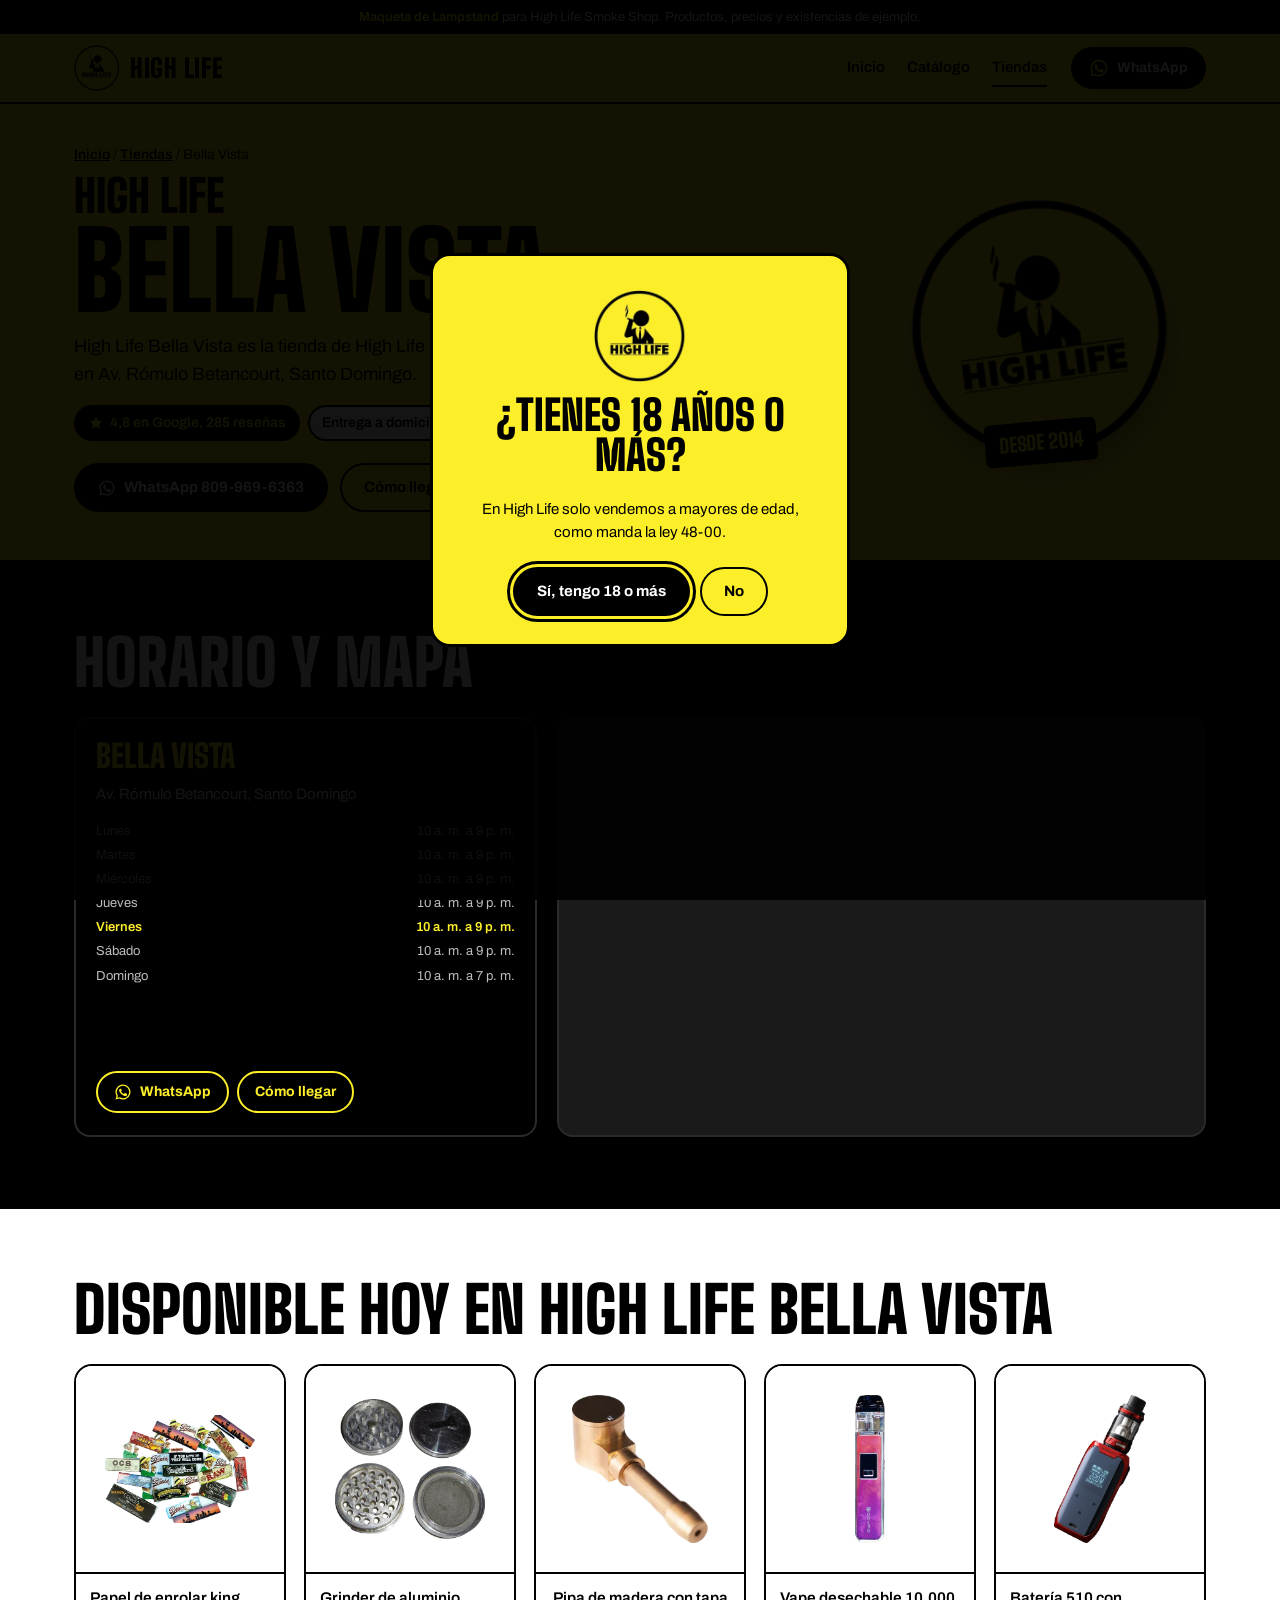
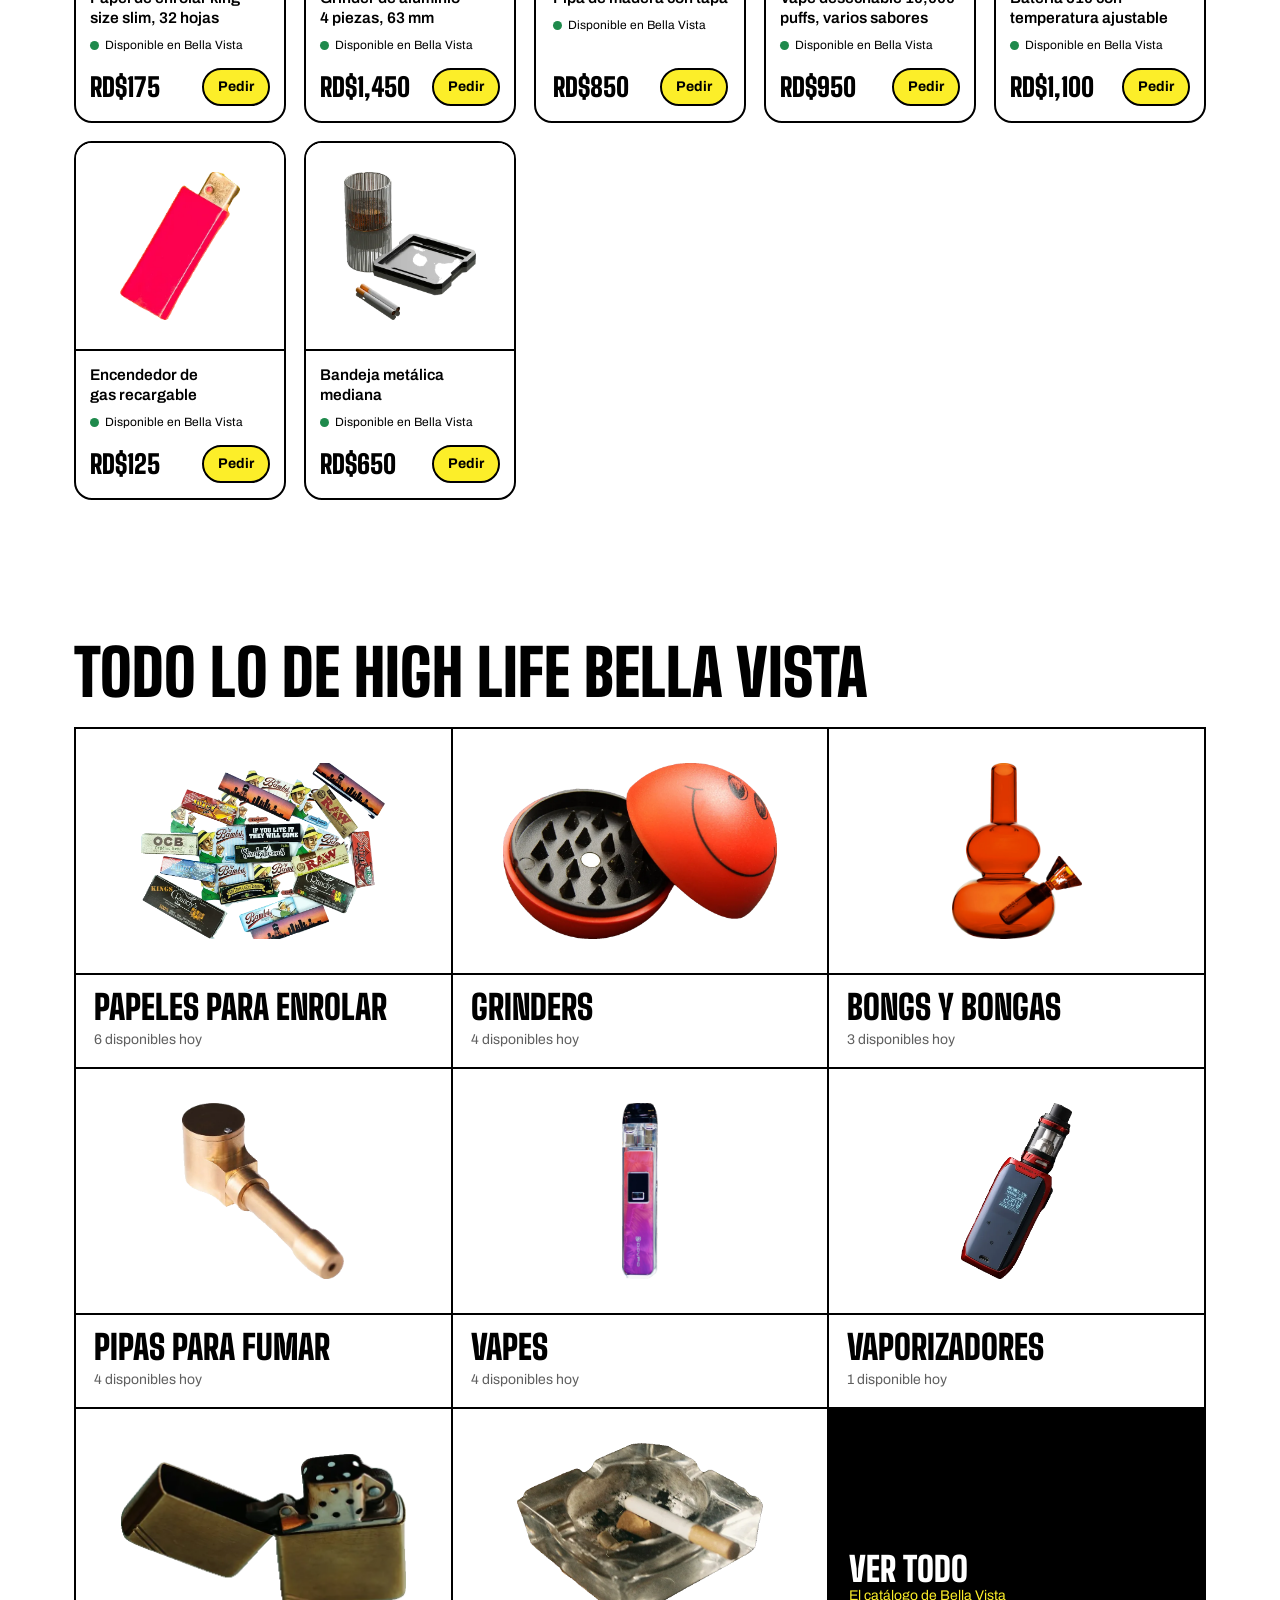
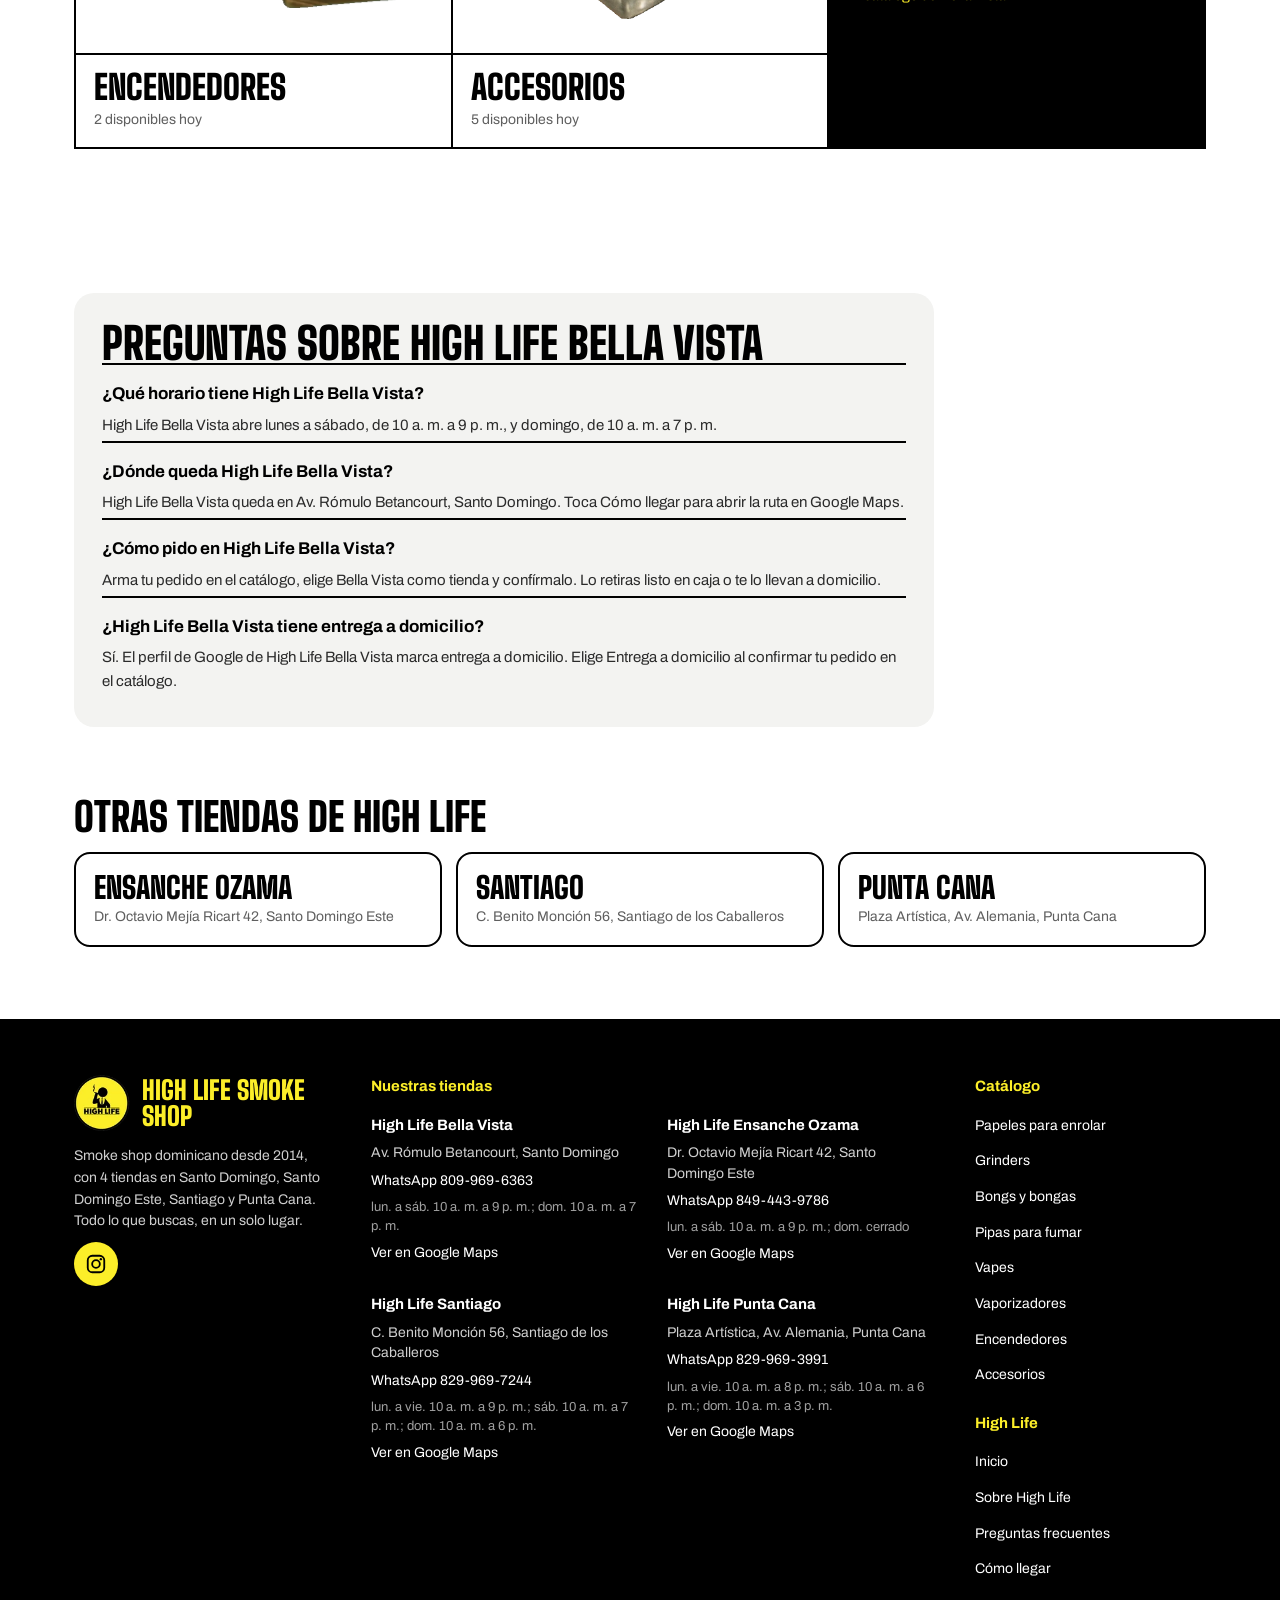
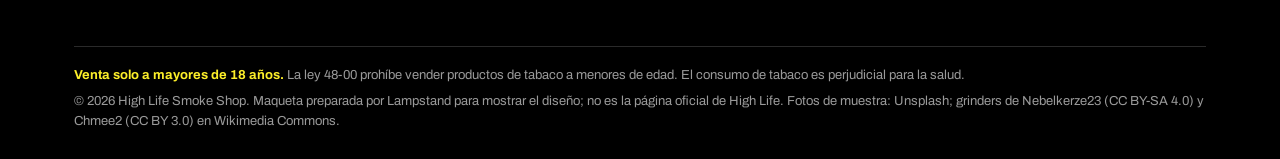
<file: tienda-bella-vista.html>
<!doctype html>
<html lang="es-DO">
<head>
<meta charset="utf-8">
<meta name="viewport" content="width=device-width, initial-scale=1">
<title>High Life Smoke Shop Bella Vista | Smoke shop en Santo Domingo</title>
<meta name="description" content="High Life Bella Vista: Av. Rómulo Betancourt, Santo Domingo. Horario, WhatsApp, cómo llegar y qué hay hoy: vapes, papel de enrolar, grinders, bongs y más.">
<meta name="robots" content="noindex, nofollow">
<link rel="canonical" href="https://jorgecesar7.github.io/highlife-demo/tienda-bella-vista.html">
<meta property="og:type" content="website">
<meta property="og:site_name" content="High Life Smoke Shop">
<meta property="og:locale" content="es_DO">
<meta property="og:title" content="High Life Smoke Shop Bella Vista | Smoke shop en Santo Domingo">
<meta property="og:description" content="High Life Bella Vista: Av. Rómulo Betancourt, Santo Domingo. Horario, WhatsApp, cómo llegar y qué hay hoy: vapes, papel de enrolar, grinders, bongs y más.">
<meta property="og:url" content="https://jorgecesar7.github.io/highlife-demo/tienda-bella-vista.html">
<meta property="og:image" content="https://jorgecesar7.github.io/highlife-demo/assets/logo.png">
<meta property="og:image:width" content="512"><meta property="og:image:height" content="512">
<meta property="og:image:alt" content="Logo de High Life Smoke Shop">
<meta name="twitter:card" content="summary">
<meta name="theme-color" content="#FCEE29">
<link rel="icon" href="assets/logo.png">
<script type="application/ld+json">
{
 "@context": "https://schema.org",
 "@graph": [
  {
   "@type": "WebSite",
   "@id": "https://jorgecesar7.github.io/highlife-demo/#website",
   "name": "High Life Smoke Shop",
   "url": "https://jorgecesar7.github.io/highlife-demo/",
   "inLanguage": "es-DO",
   "publisher": {
    "@id": "https://jorgecesar7.github.io/highlife-demo/#org"
   }
  },
  {
   "@type": "Organization",
   "@id": "https://jorgecesar7.github.io/highlife-demo/#org",
   "name": "High Life Smoke Shop",
   "url": "https://jorgecesar7.github.io/highlife-demo/",
   "description": "High Life Smoke Shop es una cadena dominicana de smoke shops con 4 tiendas en Santo Domingo, Santo Domingo Este, Santiago y Punta Cana. Vende papel de enrolar, grinders, bongs, pipas, vapes, vaporizadores, encendedores y accesorios, solo a mayores de 18 años.",
   "logo": {
    "@type": "ImageObject",
    "url": "https://jorgecesar7.github.io/highlife-demo/assets/logo.png",
    "width": 512,
    "height": 512
   },
   "image": "https://jorgecesar7.github.io/highlife-demo/assets/logo.png",
   "foundingDate": "2014",
   "sameAs": [
    "https://www.instagram.com/highlifedr/"
   ],
   "hasOfferCatalog": {
    "@type": "OfferCatalog",
    "name": "Catálogo de High Life Smoke Shop",
    "url": "https://jorgecesar7.github.io/highlife-demo/catalogo.html",
    "itemListElement": [
     {
      "@type": "OfferCatalog",
      "name": "Papeles para enrolar",
      "url": "https://jorgecesar7.github.io/highlife-demo/catalogo.html#papeles-para-enrolar"
     },
     {
      "@type": "OfferCatalog",
      "name": "Grinders",
      "url": "https://jorgecesar7.github.io/highlife-demo/catalogo.html#grinders"
     },
     {
      "@type": "OfferCatalog",
      "name": "Bongs y bongas",
      "url": "https://jorgecesar7.github.io/highlife-demo/catalogo.html#bongs-y-bongas"
     },
     {
      "@type": "OfferCatalog",
      "name": "Pipas para fumar",
      "url": "https://jorgecesar7.github.io/highlife-demo/catalogo.html#pipas-para-fumar"
     },
     {
      "@type": "OfferCatalog",
      "name": "Vapes",
      "url": "https://jorgecesar7.github.io/highlife-demo/catalogo.html#vapes"
     },
     {
      "@type": "OfferCatalog",
      "name": "Vaporizadores",
      "url": "https://jorgecesar7.github.io/highlife-demo/catalogo.html#vaporizadores"
     },
     {
      "@type": "OfferCatalog",
      "name": "Encendedores",
      "url": "https://jorgecesar7.github.io/highlife-demo/catalogo.html#encendedores"
     },
     {
      "@type": "OfferCatalog",
      "name": "Accesorios",
      "url": "https://jorgecesar7.github.io/highlife-demo/catalogo.html#accesorios"
     }
    ]
   }
  },
  {
   "@type": "Store",
   "@id": "https://jorgecesar7.github.io/highlife-demo/#bella-vista",
   "name": "High Life Smoke Shop",
   "url": "https://jorgecesar7.github.io/highlife-demo/tienda-bella-vista.html",
   "image": "https://jorgecesar7.github.io/highlife-demo/assets/logo.png",
   "parentOrganization": {
    "@id": "https://jorgecesar7.github.io/highlife-demo/#org"
   },
   "brand": {
    "@id": "https://jorgecesar7.github.io/highlife-demo/#org"
   },
   "address": {
    "@type": "PostalAddress",
    "streetAddress": "Av. Rómulo Betancourt",
    "addressLocality": "Santo Domingo",
    "addressRegion": "Distrito Nacional",
    "addressCountry": "DO"
   },
   "geo": {
    "@type": "GeoCoordinates",
    "latitude": 18.4497649,
    "longitude": -69.9556197
   },
   "hasMap": "https://maps.google.com/?cid=11975982351226600082",
   "openingHoursSpecification": [
    {
     "@type": "OpeningHoursSpecification",
     "dayOfWeek": [
      "Monday",
      "Tuesday",
      "Wednesday",
      "Thursday",
      "Friday",
      "Saturday"
     ],
     "opens": "10:00",
     "closes": "21:00"
    },
    {
     "@type": "OpeningHoursSpecification",
     "dayOfWeek": [
      "Sunday"
     ],
     "opens": "10:00",
     "closes": "19:00"
    }
   ],
   "currenciesAccepted": "DOP",
   "priceRange": "RD$100-RD$14,500",
   "sameAs": [
    "https://www.instagram.com/highlifedr/"
   ],
   "telephone": "+1-809-969-6363"
  },
  {
   "@type": "WebPage",
   "@id": "https://jorgecesar7.github.io/highlife-demo/tienda-bella-vista.html#webpage",
   "url": "https://jorgecesar7.github.io/highlife-demo/tienda-bella-vista.html",
   "name": "High Life Smoke Shop Bella Vista | Smoke shop en Santo Domingo",
   "description": "High Life Bella Vista: Av. Rómulo Betancourt, Santo Domingo. Horario, WhatsApp, cómo llegar y qué hay hoy: vapes, papel de enrolar, grinders, bongs y más.",
   "inLanguage": "es-DO",
   "isPartOf": {
    "@id": "https://jorgecesar7.github.io/highlife-demo/#website"
   },
   "about": {
    "@id": "https://jorgecesar7.github.io/highlife-demo/#org"
   },
   "primaryImageOfPage": {
    "@id": "https://jorgecesar7.github.io/highlife-demo/#logo-img"
   },
   "breadcrumb": {
    "@id": "https://jorgecesar7.github.io/highlife-demo/tienda-bella-vista.html#breadcrumb"
   }
  },
  {
   "@type": "ImageObject",
   "@id": "https://jorgecesar7.github.io/highlife-demo/#logo-img",
   "url": "https://jorgecesar7.github.io/highlife-demo/assets/logo.png",
   "width": 512,
   "height": 512
  },
  {
   "@type": "BreadcrumbList",
   "@id": "https://jorgecesar7.github.io/highlife-demo/tienda-bella-vista.html#breadcrumb",
   "itemListElement": [
    {
     "@type": "ListItem",
     "position": 1,
     "name": "Inicio",
     "item": "https://jorgecesar7.github.io/highlife-demo/"
    },
    {
     "@type": "ListItem",
     "position": 2,
     "name": "Tiendas",
     "item": "https://jorgecesar7.github.io/highlife-demo/tiendas.html"
    },
    {
     "@type": "ListItem",
     "position": 3,
     "name": "High Life Bella Vista",
     "item": "https://jorgecesar7.github.io/highlife-demo/tienda-bella-vista.html"
    }
   ]
  }
 ]
}
</script>
<link rel="preload" href="assets/fonts/big-shoulders-display-latin-900-normal.woff2" as="font" type="font/woff2" crossorigin>
<link rel="preload" href="assets/fonts/archivo-latin-400-normal.woff2" as="font" type="font/woff2" crossorigin>
<link rel="stylesheet" href="assets/styles.css?v=006f8e3b">
</head><body>
<a class="skip" href="#contenido">Saltar al contenido</a>
<div class="demo-bar"><b>Maqueta de Lampstand</b> para High Life Smoke Shop. Productos, precios y existencias de ejemplo.</div>
<div class="gate" id="gate" hidden role="dialog" aria-modal="true" aria-labelledby="gate-t">
 <div class="gate-box"><img src="assets/logo-200.webp" alt="" width="92" height="92"><p class="gate-t" id="gate-t">¿Tienes 18 años o más?</p>
 <p>En High Life solo vendemos a mayores de edad, como manda la ley 48-00.</p>
 <div class="row"><button class="btn" data-yes>Sí, tengo 18 o más</button><button class="btn ghost" data-no>No</button></div>
 <p class="no-msg" hidden>Esta página es solo para mayores de 18 años.</p></div>
</div>
<header class="site-head"><div class="wrap">
 <a class="logo" href="index.html"><img src="assets/logo-96.webp" alt="High Life Smoke Shop" width="46" height="46"><span>High Life</span></a>
 <nav class="nav" aria-label="Principal"><a href="index.html">Inicio</a><a href="catalogo.html">Catálogo</a><a href="tiendas.html" aria-current=page>Tiendas</a></nav>
 <div class="wa-menu">
  <button class="btn sm wa-btn" id="waBtn" aria-expanded="false" aria-controls="waList" aria-label="Escribir por WhatsApp a una tienda"><svg class="wa-ico" viewBox="0 0 24 24" aria-hidden="true"><path fill="currentColor" d="M12 2a10 10 0 0 0-8.6 15.1L2 22l5-1.3A10 10 0 1 0 12 2Zm0 18.2a8.2 8.2 0 0 1-4.2-1.1l-.3-.2-3 .8.8-2.9-.2-.3A8.2 8.2 0 1 1 12 20.2Zm4.5-6.1c-.2-.1-1.5-.7-1.7-.8-.2-.1-.4-.1-.6.1l-.8 1c-.1.2-.3.2-.5.1a6.7 6.7 0 0 1-3.3-2.9c-.3-.4.2-.4.7-1.4.1-.2 0-.3 0-.4l-.8-1.8c-.2-.5-.4-.4-.6-.4h-.5a1 1 0 0 0-.7.3 3 3 0 0 0-.9 2.2 5.2 5.2 0 0 0 1.1 2.7 11.8 11.8 0 0 0 4.5 4c1.7.7 2.4.8 3.2.6.5-.1 1.5-.6 1.7-1.2.2-.6.2-1.1.2-1.2-.1-.1-.3-.2-.5-.3Z"/></svg><span>WhatsApp</span></button>
  <ul class="wa-list" id="waList" hidden><li><a href="https://wa.me/18099696363?text=Hola%20High%20Life%20Bella%20Vista%2C%20tengo%20una%20pregunta." target="_blank" rel="noopener"><b>Bella Vista</b><span>809-969-6363</span></a></li><li><a href="https://wa.me/18494439786?text=Hola%20High%20Life%20Ensanche%20Ozama%2C%20tengo%20una%20pregunta." target="_blank" rel="noopener"><b>Ensanche Ozama</b><span>849-443-9786</span></a></li><li><a href="https://wa.me/18299697244?text=Hola%20High%20Life%20Santiago%2C%20tengo%20una%20pregunta." target="_blank" rel="noopener"><b>Santiago</b><span>829-969-7244</span></a></li><li><a href="https://wa.me/18299693991?text=Hola%20High%20Life%20Punta%20Cana%2C%20tengo%20una%20pregunta." target="_blank" rel="noopener"><b>Punta Cana</b><span>829-969-3991</span></a></li></ul>
 </div>
</div></header>
<main id="contenido">
<section class="store-hero" aria-labelledby="h1"><div class="wrap">
 <div>
  <nav class="crumbs" aria-label="Ruta"><a href="index.html">Inicio</a> <span aria-hidden="true">/</span> <a href="tiendas.html">Tiendas</a> <span aria-hidden="true">/</span> <span aria-current="page">Bella Vista</span></nav>
  <h1 id="h1"><span class="kicker-name">High Life</span> Bella Vista</h1>
  <p class="lede">High Life Bella Vista es la tienda de High Life Smoke Shop en Av. Rómulo Betancourt, Santo Domingo.</p>
  <div class="badges"><span class="badge rating"><svg class="star" viewBox="0 0 24 24" aria-hidden="true"><path fill="currentColor" d="M12 2.5l2.9 6.2 6.6.7-5 4.5 1.4 6.6L12 17.2 6.1 20.5l1.4-6.6-5-4.5 6.6-.7z"/></svg>4,8 en Google, 285 reseñas</span><span class="badge">Entrega a domicilio</span></div>
  <div class="ctas"><a class="btn" href="https://wa.me/18099696363?text=Hola%20High%20Life%20Bella%20Vista%2C%20tengo%20una%20pregunta." target="_blank" rel="noopener"><svg class="wa-ico" viewBox="0 0 24 24" aria-hidden="true"><path fill="currentColor" d="M12 2a10 10 0 0 0-8.6 15.1L2 22l5-1.3A10 10 0 1 0 12 2Zm0 18.2a8.2 8.2 0 0 1-4.2-1.1l-.3-.2-3 .8.8-2.9-.2-.3A8.2 8.2 0 1 1 12 20.2Zm4.5-6.1c-.2-.1-1.5-.7-1.7-.8-.2-.1-.4-.1-.6.1l-.8 1c-.1.2-.3.2-.5.1a6.7 6.7 0 0 1-3.3-2.9c-.3-.4.2-.4.7-1.4.1-.2 0-.3 0-.4l-.8-1.8c-.2-.5-.4-.4-.6-.4h-.5a1 1 0 0 0-.7.3 3 3 0 0 0-.9 2.2 5.2 5.2 0 0 0 1.1 2.7 11.8 11.8 0 0 0 4.5 4c1.7.7 2.4.8 3.2.6.5-.1 1.5-.6 1.7-1.2.2-.6.2-1.1.2-1.2-.1-.1-.3-.2-.5-.3Z"/></svg>WhatsApp 809-969-6363</a><a class="btn ghost" href="https://maps.google.com/?cid=11975982351226600082" target="_blank" rel="noopener">Cómo llegar</a></div>
 </div>
 <div class="store-stamp" aria-hidden="true"><img src="assets/logo-720.webp" alt="" width="260" height="260"><span>Desde 2014</span></div>
</div></section>
<section class="sec dark" aria-labelledby="info-t"><div class="wrap">
 <div class="sec-head"><h2 id="info-t">Horario y mapa</h2></div>
 <div class="store-grid"><article class="store" id="tienda-bv" data-store="BV">
  <h3><a href="tienda-bella-vista.html">Bella Vista</a></h3>
  <p class="addr">Av. Rómulo Betancourt, Santo Domingo</p>
  <p class="special" hidden></p>
  <table><caption class="sr">Horario de High Life Bella Vista</caption><tr data-day="1"><th scope="row">Lunes</th><td>10 a. m. a 9 p. m.</td></tr><tr data-day="2"><th scope="row">Martes</th><td>10 a. m. a 9 p. m.</td></tr><tr data-day="3"><th scope="row">Miércoles</th><td>10 a. m. a 9 p. m.</td></tr><tr data-day="4"><th scope="row">Jueves</th><td>10 a. m. a 9 p. m.</td></tr><tr data-day="5"><th scope="row">Viernes</th><td>10 a. m. a 9 p. m.</td></tr><tr data-day="6"><th scope="row">Sábado</th><td>10 a. m. a 9 p. m.</td></tr><tr data-day="0"><th scope="row">Domingo</th><td>10 a. m. a 7 p. m.</td></tr></table>
  <div class="acts"><a class="btn ghost sm" href="https://wa.me/18099696363?text=Hola%20High%20Life%20Bella%20Vista%2C%20tengo%20una%20pregunta." target="_blank" rel="noopener"><svg class="wa-ico" viewBox="0 0 24 24" aria-hidden="true"><path fill="currentColor" d="M12 2a10 10 0 0 0-8.6 15.1L2 22l5-1.3A10 10 0 1 0 12 2Zm0 18.2a8.2 8.2 0 0 1-4.2-1.1l-.3-.2-3 .8.8-2.9-.2-.3A8.2 8.2 0 1 1 12 20.2Zm4.5-6.1c-.2-.1-1.5-.7-1.7-.8-.2-.1-.4-.1-.6.1l-.8 1c-.1.2-.3.2-.5.1a6.7 6.7 0 0 1-3.3-2.9c-.3-.4.2-.4.7-1.4.1-.2 0-.3 0-.4l-.8-1.8c-.2-.5-.4-.4-.6-.4h-.5a1 1 0 0 0-.7.3 3 3 0 0 0-.9 2.2 5.2 5.2 0 0 0 1.1 2.7 11.8 11.8 0 0 0 4.5 4c1.7.7 2.4.8 3.2.6.5-.1 1.5-.6 1.7-1.2.2-.6.2-1.1.2-1.2-.1-.1-.3-.2-.5-.3Z"/></svg>WhatsApp</a><a class="btn ghost sm" href="https://maps.google.com/?cid=11975982351226600082" target="_blank" rel="noopener">Cómo llegar</a></div>
 </article><iframe class="store-map" title="Mapa de High Life Bella Vista" src="https://maps.google.com/maps?cid=11975982351226600082&output=embed&hl=es" loading="lazy" referrerpolicy="no-referrer-when-downgrade" allowfullscreen></iframe></div>
</div></section>
<section class="sec" aria-labelledby="pick-t"><div class="wrap">
 <div class="sec-head"><h2 id="pick-t">Disponible hoy en High Life Bella Vista</h2></div>
 <div class="items"><a class="item pick" href="catalogo.html?tienda=BV#papeles-para-enrolar"><img class="pimg" src="assets/fotos/papeles-a-sm.webp" alt="Papel de enrolar king size slim, 32 hojas" width="400" height="400" loading="lazy"><div class="pbody"><h3>Papel de enrolar king size slim, 32 hojas</h3><div class="avail"><span class="ok"><i class="dot ok"></i>Disponible en Bella Vista</span></div><div class="pfoot"><span class="price">RD$175</span><span class="go">Pedir</span></div></div></a><a class="item pick" href="catalogo.html?tienda=BV#grinders"><img class="pimg" src="assets/fotos/grinders-b-sm.webp" alt="Grinder de aluminio 4 piezas, 63 mm" width="400" height="400" loading="lazy"><div class="pbody"><h3>Grinder de aluminio 4 piezas, 63 mm</h3><div class="avail"><span class="ok"><i class="dot ok"></i>Disponible en Bella Vista</span></div><div class="pfoot"><span class="price">RD$1,450</span><span class="go">Pedir</span></div></div></a><a class="item pick" href="catalogo.html?tienda=BV#pipas-para-fumar"><img class="pimg" src="assets/fotos/pipas-a-sm.webp" alt="Pipa de madera con tapa" width="400" height="400" loading="lazy"><div class="pbody"><h3>Pipa de madera con tapa</h3><div class="avail"><span class="ok"><i class="dot ok"></i>Disponible en Bella Vista</span></div><div class="pfoot"><span class="price">RD$850</span><span class="go">Pedir</span></div></div></a><a class="item pick" href="catalogo.html?tienda=BV#vapes"><img class="pimg" src="assets/fotos/vapes-a-sm.webp" alt="Vape desechable 10,000 puffs, varios sabores" width="400" height="400" loading="lazy"><div class="pbody"><h3>Vape desechable 10,000 puffs, varios sabores</h3><div class="avail"><span class="ok"><i class="dot ok"></i>Disponible en Bella Vista</span></div><div class="pfoot"><span class="price">RD$950</span><span class="go">Pedir</span></div></div></a><a class="item pick" href="catalogo.html?tienda=BV#vaporizadores"><img class="pimg" src="assets/fotos/vapo-a-sm.webp" alt="Batería 510 con temperatura ajustable" width="400" height="400" loading="lazy"><div class="pbody"><h3>Batería 510 con temperatura ajustable</h3><div class="avail"><span class="ok"><i class="dot ok"></i>Disponible en Bella Vista</span></div><div class="pfoot"><span class="price">RD$1,100</span><span class="go">Pedir</span></div></div></a><a class="item pick" href="catalogo.html?tienda=BV#encendedores"><img class="pimg" src="assets/fotos/enc-a-sm.webp" alt="Encendedor de gas recargable" width="400" height="400" loading="lazy"><div class="pbody"><h3>Encendedor de gas recargable</h3><div class="avail"><span class="ok"><i class="dot ok"></i>Disponible en Bella Vista</span></div><div class="pfoot"><span class="price">RD$125</span><span class="go">Pedir</span></div></div></a><a class="item pick" href="catalogo.html?tienda=BV#accesorios"><img class="pimg" src="assets/fotos/acc-b-sm.webp" alt="Bandeja metálica mediana" width="400" height="400" loading="lazy"><div class="pbody"><h3>Bandeja metálica mediana</h3><div class="avail"><span class="ok"><i class="dot ok"></i>Disponible en Bella Vista</span></div><div class="pfoot"><span class="price">RD$650</span><span class="go">Pedir</span></div></div></a></div>
</div></section>
<section class="sec" aria-labelledby="hay-t"><div class="wrap">
 <div class="sec-head"><h2 id="hay-t">Todo lo de High Life Bella Vista</h2></div>
 <div class="cats"><a class="cat has-img" href="catalogo.html?tienda=BV#papeles-para-enrolar"><img src="assets/fotos/papeles-a.webp" alt="Papeles para enrolar en High Life Bella Vista" width="640" height="420" loading="lazy"><b>Papeles para enrolar</b><span>6 disponibles hoy</span></a><a class="cat has-img" href="catalogo.html?tienda=BV#grinders"><img src="assets/fotos/grinders-c.webp" alt="Grinders en High Life Bella Vista" width="640" height="420" loading="lazy"><b>Grinders</b><span>4 disponibles hoy</span></a><a class="cat has-img" href="catalogo.html?tienda=BV#bongs-y-bongas"><img src="assets/fotos/bongs-a.webp" alt="Bongs y bongas en High Life Bella Vista" width="640" height="420" loading="lazy"><b>Bongs y bongas</b><span>3 disponibles hoy</span></a><a class="cat has-img" href="catalogo.html?tienda=BV#pipas-para-fumar"><img src="assets/fotos/pipas-a.webp" alt="Pipas para fumar en High Life Bella Vista" width="640" height="420" loading="lazy"><b>Pipas para fumar</b><span>4 disponibles hoy</span></a><a class="cat has-img" href="catalogo.html?tienda=BV#vapes"><img src="assets/fotos/vapes-a.webp" alt="Vapes en High Life Bella Vista" width="640" height="420" loading="lazy"><b>Vapes</b><span>4 disponibles hoy</span></a><a class="cat has-img" href="catalogo.html?tienda=BV#vaporizadores"><img src="assets/fotos/vapo-a.webp" alt="Vaporizadores en High Life Bella Vista" width="640" height="420" loading="lazy"><b>Vaporizadores</b><span>1 disponible hoy</span></a><a class="cat has-img" href="catalogo.html?tienda=BV#encendedores"><img src="assets/fotos/enc-b.webp" alt="Encendedores en High Life Bella Vista" width="640" height="420" loading="lazy"><b>Encendedores</b><span>2 disponibles hoy</span></a><a class="cat has-img" href="catalogo.html?tienda=BV#accesorios"><img src="assets/fotos/acc-a.webp" alt="Accesorios en High Life Bella Vista" width="640" height="420" loading="lazy"><b>Accesorios</b><span>5 disponibles hoy</span></a><a class="cat all" href="catalogo.html?tienda=BV"><b>Ver todo</b><span>El catálogo de Bella Vista</span></a></div>
</div></section>
<section class="sec store-faq" aria-labelledby="sfaq-t"><div class="wrap">
 <div class="faq"><h2 id="sfaq-t">Preguntas sobre High Life Bella Vista</h2><div class='qa'><h3>¿Qué horario tiene High Life Bella Vista?</h3><p>High Life Bella Vista abre lunes a sábado, de 10 a. m. a 9 p. m., y domingo, de 10 a. m. a 7 p. m.</p></div><div class='qa'><h3>¿Dónde queda High Life Bella Vista?</h3><p>High Life Bella Vista queda en Av. Rómulo Betancourt, Santo Domingo. Toca Cómo llegar para abrir la ruta en Google Maps.</p></div><div class='qa'><h3>¿Cómo pido en High Life Bella Vista?</h3><p>Arma tu pedido en el catálogo, elige Bella Vista como tienda y confírmalo. Lo retiras listo en caja o te lo llevan a domicilio.</p></div><div class='qa'><h3>¿High Life Bella Vista tiene entrega a domicilio?</h3><p>Sí. El perfil de Google de High Life Bella Vista marca entrega a domicilio. Elige Entrega a domicilio al confirmar tu pedido en el catálogo.</p></div></div>
</div></section>
<section class="sec others" aria-labelledby="otras-t"><div class="wrap">
 <h2 id="otras-t">Otras tiendas de High Life</h2>
 <div class="mini-stores"><a class="mini-store" href="tienda-ensanche-ozama.html"><b>Ensanche Ozama</b><span>Dr. Octavio Mejía Ricart 42, Santo Domingo Este</span></a><a class="mini-store" href="tienda-santiago.html"><b>Santiago</b><span>C. Benito Monción 56, Santiago de los Caballeros</span></a><a class="mini-store" href="tienda-punta-cana.html"><b>Punta Cana</b><span>Plaza Artística, Av. Alemania, Punta Cana</span></a></div>
</div></section>
</main>
<footer class="foot" aria-labelledby="foot-t"><div class="wrap">
 <div class="f-brand">
  <a class="f-logo" href="index.html"><img src="assets/logo-96.webp" alt="" width="56" height="56" loading="lazy"><span id="foot-t">High Life Smoke Shop</span></a>
  <p>Smoke shop dominicano desde 2014, con 4 tiendas en Santo Domingo, Santo Domingo Este, Santiago y Punta Cana. Todo lo que buscas, en un solo lugar.</p>
  <div class="f-social"><a class="ig" href="https://www.instagram.com/highlifedr/" target="_blank" rel="noopener me" aria-label="Instagram de High Life (@highlifedr)" title="Instagram @highlifedr"><svg viewBox="0 0 24 24" aria-hidden="true"><rect x="3" y="3" width="18" height="18" rx="5" fill="none" stroke="currentColor" stroke-width="2"/><circle cx="12" cy="12" r="4.2" fill="none" stroke="currentColor" stroke-width="2"/><circle cx="17.3" cy="6.7" r="1.3" fill="currentColor"/></svg></a></div>
 </div>
 <div class="f-stores"><p class="f-h">Nuestras tiendas</p><div class="f-grid"><address class="f-store"><a class="f-name" href="tienda-bella-vista.html">High Life Bella Vista</a><span>Av. Rómulo Betancourt, Santo Domingo</span><a href="https://wa.me/18099696363?text=Hola%20High%20Life%20Bella%20Vista%2C%20tengo%20una%20pregunta." target="_blank" rel="noopener">WhatsApp 809-969-6363</a><span class="f-hrs">lun. a sáb. 10 a. m. a 9 p. m.; dom. 10 a. m. a 7 p. m.</span><a href="https://maps.google.com/?cid=11975982351226600082" target="_blank" rel="noopener">Ver en Google Maps</a></address><address class="f-store"><a class="f-name" href="tienda-ensanche-ozama.html">High Life Ensanche Ozama</a><span>Dr. Octavio Mejía Ricart 42, Santo Domingo Este</span><a href="https://wa.me/18494439786?text=Hola%20High%20Life%20Ensanche%20Ozama%2C%20tengo%20una%20pregunta." target="_blank" rel="noopener">WhatsApp 849-443-9786</a><span class="f-hrs">lun. a sáb. 10 a. m. a 9 p. m.; dom. cerrado</span><a href="https://maps.google.com/?cid=7839505212516953428" target="_blank" rel="noopener">Ver en Google Maps</a></address><address class="f-store"><a class="f-name" href="tienda-santiago.html">High Life Santiago</a><span>C. Benito Monción 56, Santiago de los Caballeros</span><a href="https://wa.me/18299697244?text=Hola%20High%20Life%20Santiago%2C%20tengo%20una%20pregunta." target="_blank" rel="noopener">WhatsApp 829-969-7244</a><span class="f-hrs">lun. a vie. 10 a. m. a 9 p. m.; sáb. 10 a. m. a 7 p. m.; dom. 10 a. m. a 6 p. m.</span><a href="https://maps.google.com/?cid=18119743240042916362" target="_blank" rel="noopener">Ver en Google Maps</a></address><address class="f-store"><a class="f-name" href="tienda-punta-cana.html">High Life Punta Cana</a><span>Plaza Artística, Av. Alemania, Punta Cana</span><a href="https://wa.me/18299693991?text=Hola%20High%20Life%20Punta%20Cana%2C%20tengo%20una%20pregunta." target="_blank" rel="noopener">WhatsApp 829-969-3991</a><span class="f-hrs">lun. a vie. 10 a. m. a 8 p. m.; sáb. 10 a. m. a 6 p. m.; dom. 10 a. m. a 3 p. m.</span><a href="https://maps.google.com/?cid=12903321818616243635" target="_blank" rel="noopener">Ver en Google Maps</a></address></div></div>
 <nav class="f-nav" aria-label="Pie de página">
  <p class="f-h">Catálogo</p>
  <ul><li><a href="catalogo.html#papeles-para-enrolar">Papeles para enrolar</a></li><li><a href="catalogo.html#grinders">Grinders</a></li><li><a href="catalogo.html#bongs-y-bongas">Bongs y bongas</a></li><li><a href="catalogo.html#pipas-para-fumar">Pipas para fumar</a></li><li><a href="catalogo.html#vapes">Vapes</a></li><li><a href="catalogo.html#vaporizadores">Vaporizadores</a></li><li><a href="catalogo.html#encendedores">Encendedores</a></li><li><a href="catalogo.html#accesorios">Accesorios</a></li></ul>
  <p class="f-h">High Life</p>
  <ul><li><a href="index.html">Inicio</a></li><li><a href="index.html#sobre">Sobre High Life</a></li><li><a href="index.html#preguntas">Preguntas frecuentes</a></li><li><a href="index.html#mapa">Cómo llegar</a></li></ul>
 </nav>
 <div class="legal">
  <p><b>Venta solo a mayores de 18 años.</b> La ley 48-00 prohíbe vender productos de tabaco a menores de edad. El consumo de tabaco es perjudicial para la salud.</p>
  <p>© 2026 High Life Smoke Shop. Maqueta preparada por Lampstand para mostrar el diseño; no es la página oficial de High Life. Fotos de muestra: Unsplash; grinders de Nebelkerze23 (CC BY-SA 4.0) y Chmee2 (CC BY 3.0) en Wikimedia Commons.</p>
 </div>
</div></footer>
<script>window.FOTOS={"HL-PAP-001":"papeles-a","HL-PAP-002":"papeles-a","HL-PAP-003":"papeles-a","HL-PAP-004":"papeles-a","HL-PAP-005":"conos-a","HL-PAP-006":"papeles-a","HL-PAP-007":"papeles-a","HL-GRI-001":"grinders-b","HL-GRI-002":"grinders-b","HL-GRI-003":"grinders-c","HL-GRI-004":"grinders-c","HL-GRI-005":"grinders-b","HL-BON-001":"bongs-b","HL-BON-002":"bongs-b","HL-BON-003":"bongs-a","HL-BON-004":"bongs-a","HL-BON-005":"bongs-a","HL-PIP-001":"pipas-a","HL-PIP-002":"pipas-a","HL-PIP-003":"pipas-a","HL-PIP-004":"pipas-b","HL-VPE-001":"vapes-a","HL-VPE-002":"vapes-a","HL-VPE-003":"vapes-b","HL-VPE-004":"vapes-b","HL-VAP-001":"vapo-b","HL-VAP-002":"vapo-a","HL-VAP-003":"vapo-b","HL-ENC-001":"enc-a","HL-ENC-002":"enc-b","HL-ENC-003":"enc-b","HL-ENC-004":"enc-a","HL-ACC-001":"acc-b","HL-ACC-002":"acc-b","HL-ACC-003":"acc-a","HL-ACC-004":"acc-a","HL-ACC-005":"acc-a","HL-ACC-006":"acc-b"};</script>
<script src="assets/app.js?v=9b7246ea"></script>
</body>
</html>
</file>
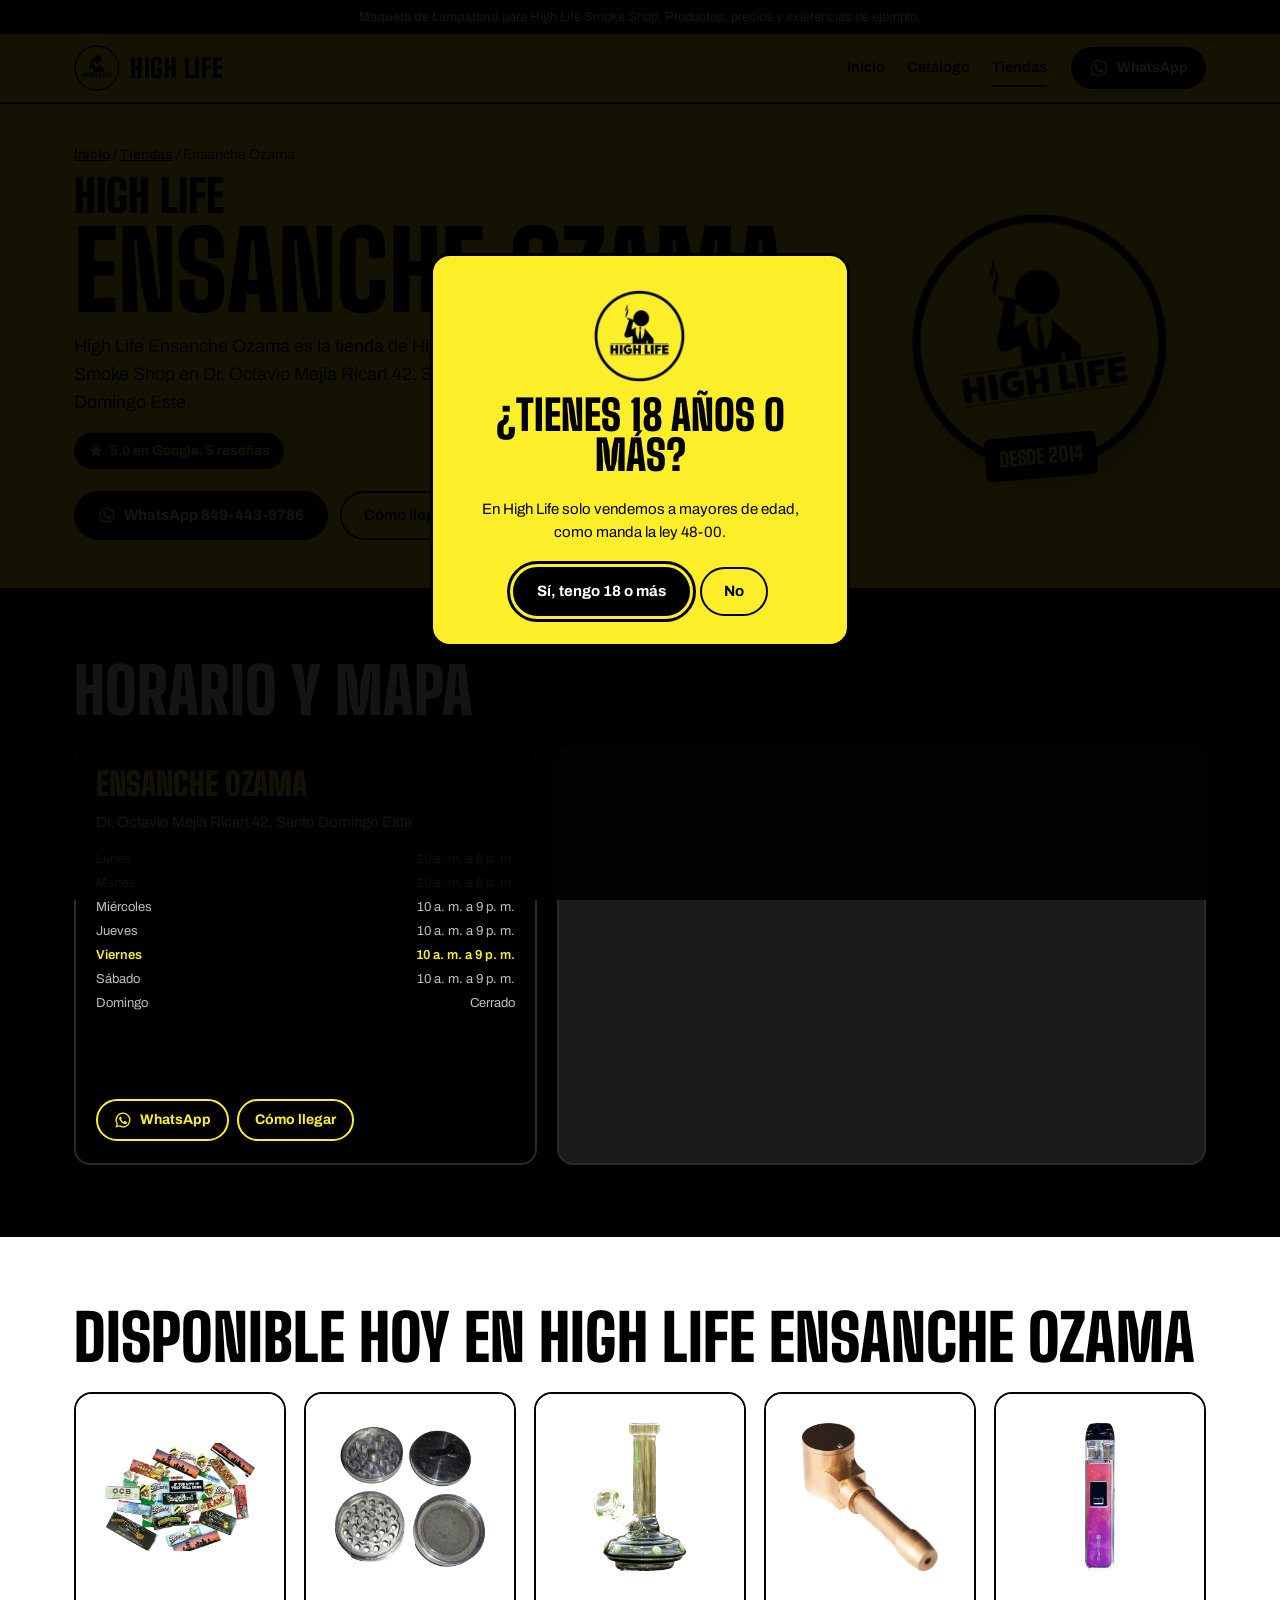
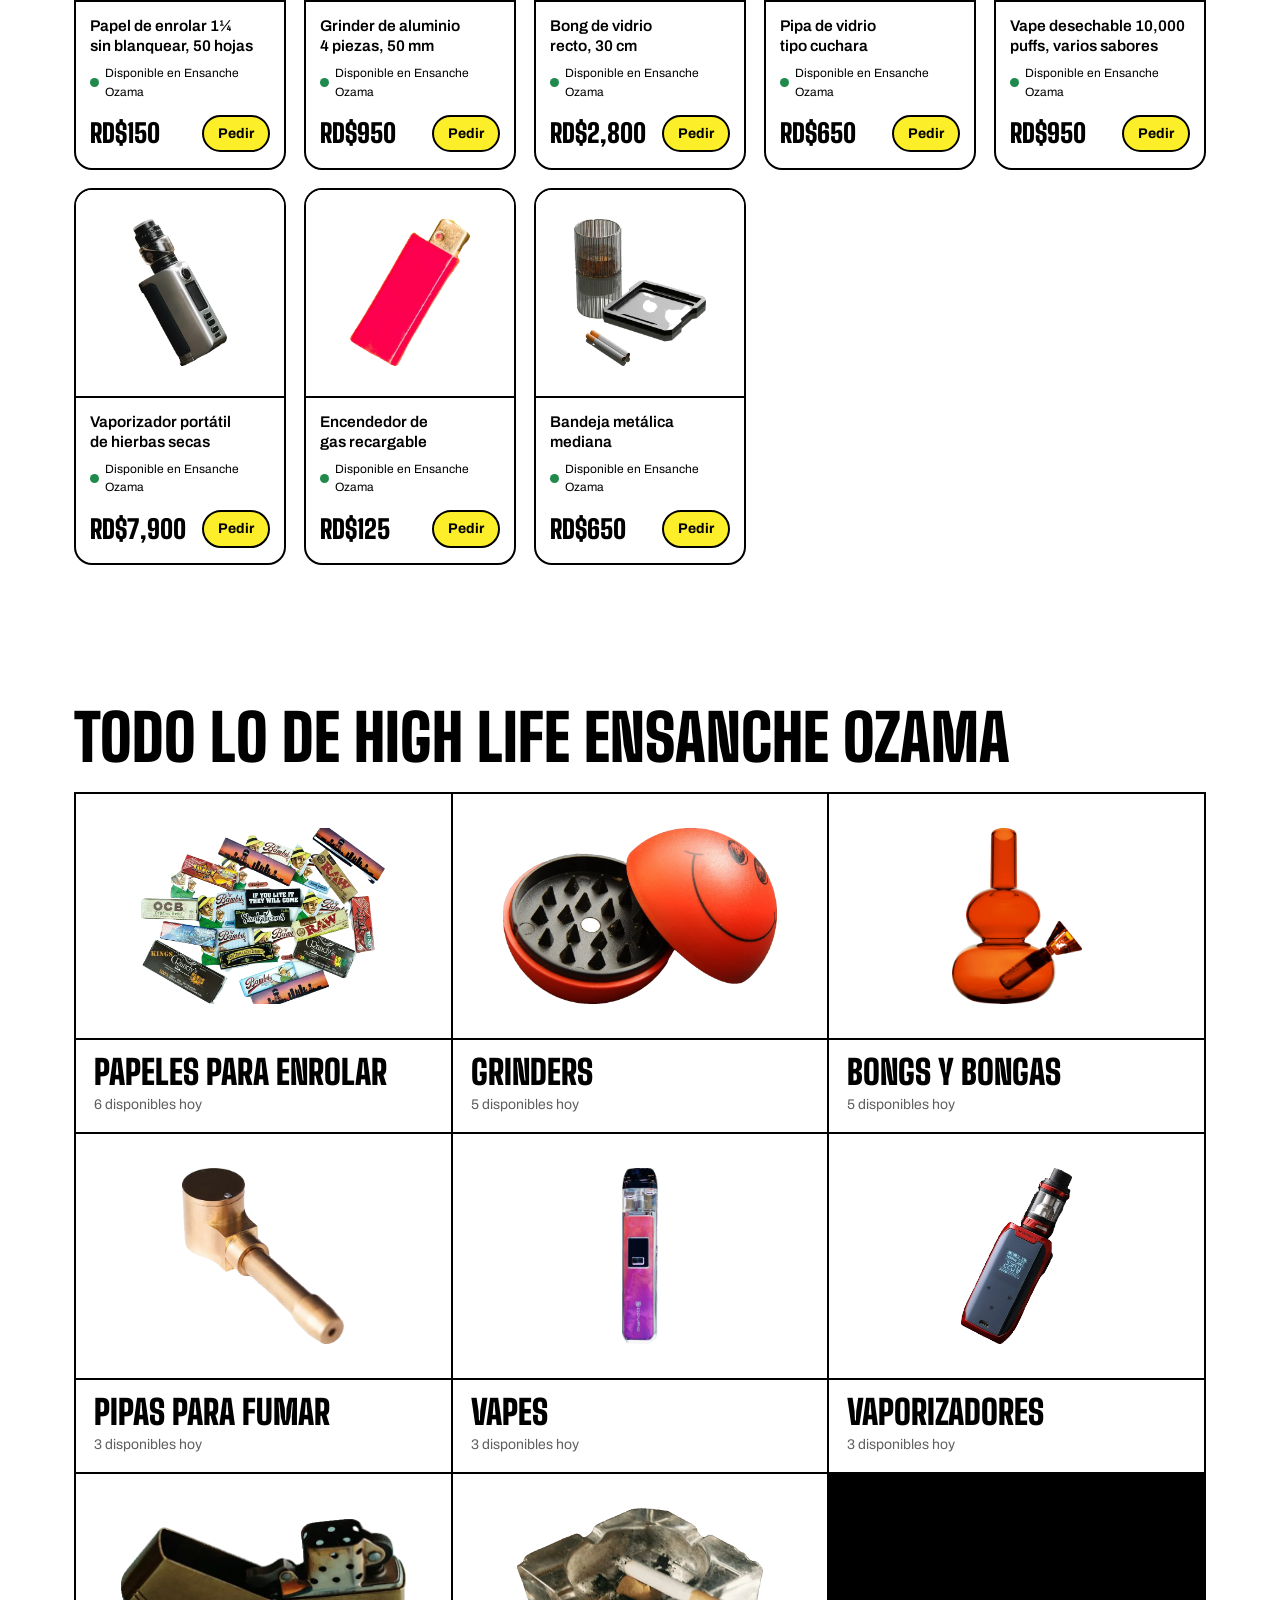
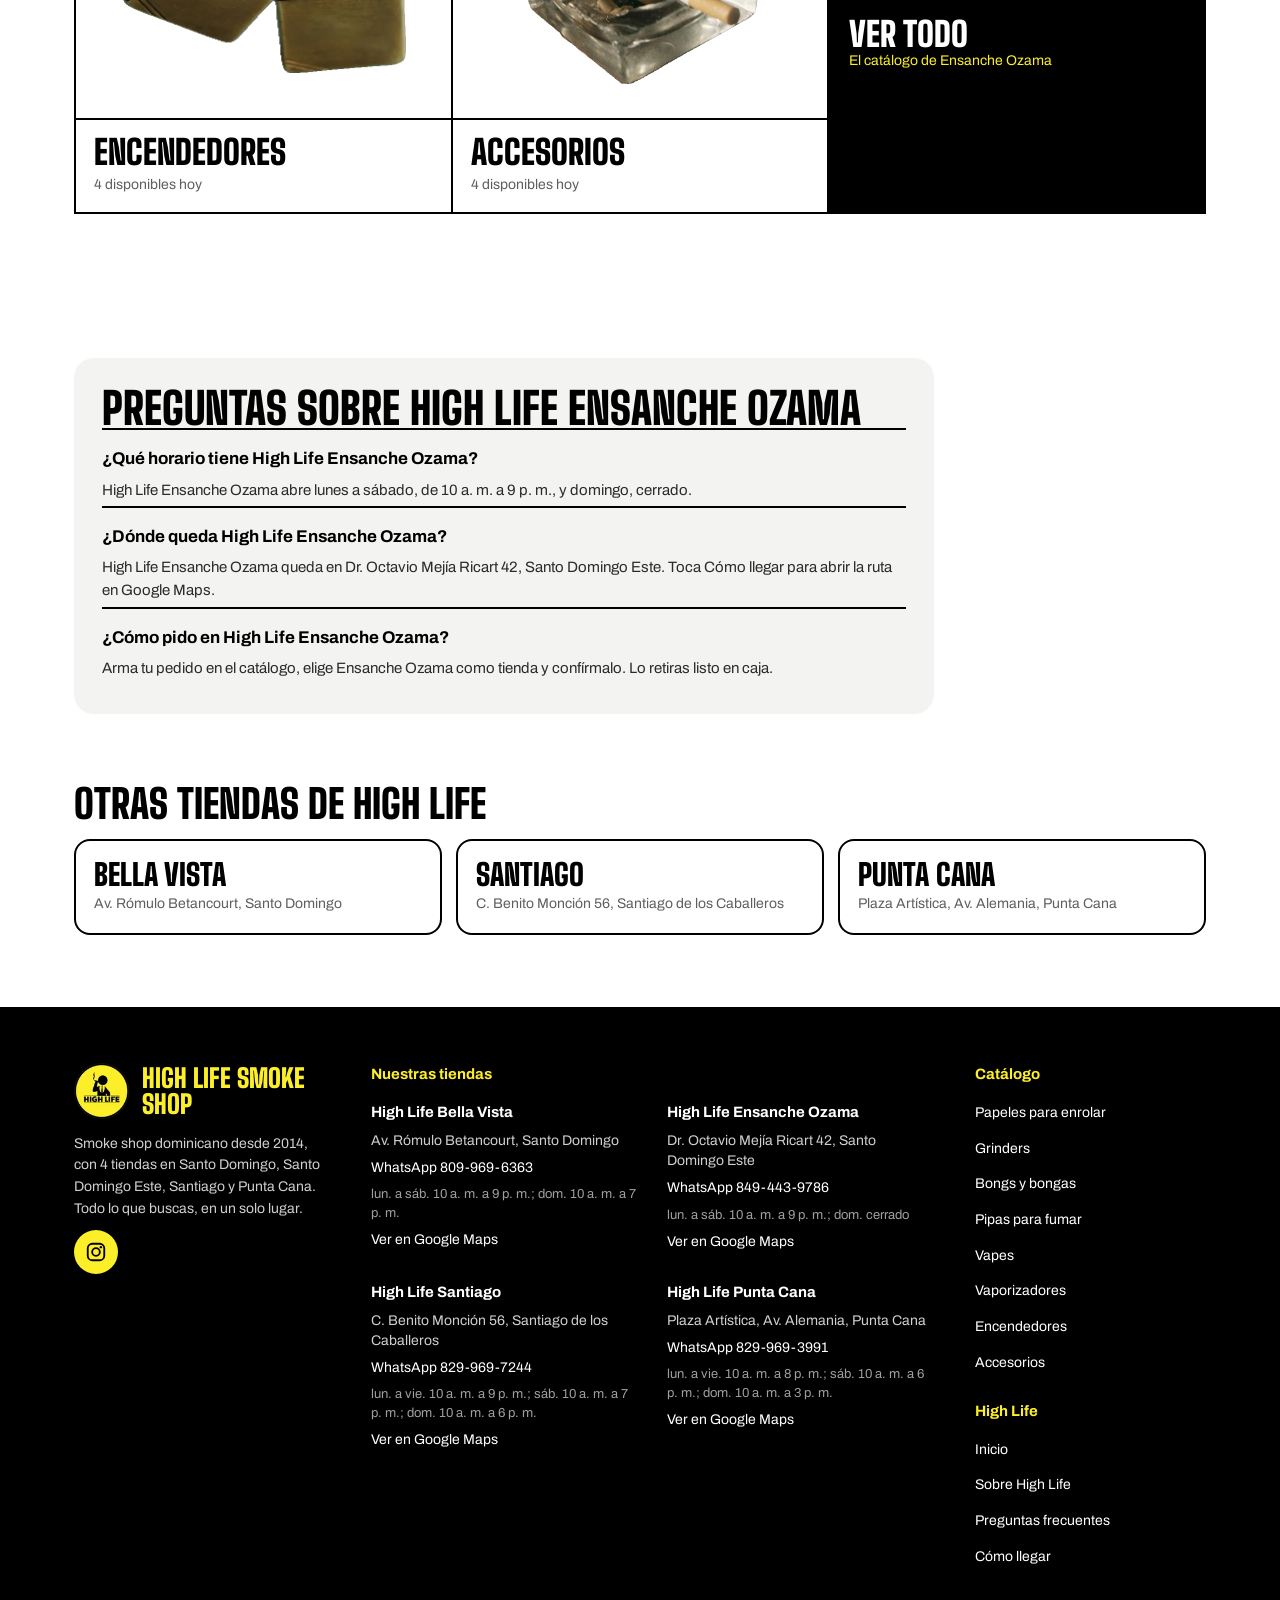
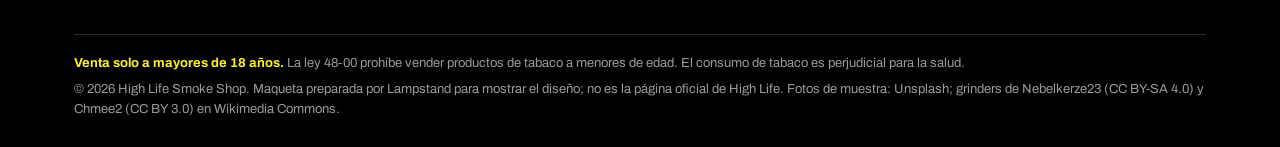
<file: tienda-ensanche-ozama.html>
<!doctype html>
<html lang="es-DO">
<head>
<meta charset="utf-8">
<meta name="viewport" content="width=device-width, initial-scale=1">
<title>High Life Smoke Shop Ensanche Ozama | Smoke shop en Santo Domingo Este</title>
<meta name="description" content="High Life Ensanche Ozama: Dr. Octavio Mejía Ricart 42, Santo Domingo Este. Horario, WhatsApp, cómo llegar y qué hay hoy: vapes, papel de enrolar, grinders, bongs y más.">
<meta name="robots" content="noindex, nofollow">
<link rel="canonical" href="https://jorgecesar7.github.io/highlife-demo/tienda-ensanche-ozama.html">
<meta property="og:type" content="website">
<meta property="og:site_name" content="High Life Smoke Shop">
<meta property="og:locale" content="es_DO">
<meta property="og:title" content="High Life Smoke Shop Ensanche Ozama | Smoke shop en Santo Domingo Este">
<meta property="og:description" content="High Life Ensanche Ozama: Dr. Octavio Mejía Ricart 42, Santo Domingo Este. Horario, WhatsApp, cómo llegar y qué hay hoy: vapes, papel de enrolar, grinders, bongs y más.">
<meta property="og:url" content="https://jorgecesar7.github.io/highlife-demo/tienda-ensanche-ozama.html">
<meta property="og:image" content="https://jorgecesar7.github.io/highlife-demo/assets/logo.png">
<meta property="og:image:width" content="512"><meta property="og:image:height" content="512">
<meta property="og:image:alt" content="Logo de High Life Smoke Shop">
<meta name="twitter:card" content="summary">
<meta name="theme-color" content="#FCEE29">
<link rel="icon" href="assets/logo.png">
<script type="application/ld+json">
{
 "@context": "https://schema.org",
 "@graph": [
  {
   "@type": "WebSite",
   "@id": "https://jorgecesar7.github.io/highlife-demo/#website",
   "name": "High Life Smoke Shop",
   "url": "https://jorgecesar7.github.io/highlife-demo/",
   "inLanguage": "es-DO",
   "publisher": {
    "@id": "https://jorgecesar7.github.io/highlife-demo/#org"
   }
  },
  {
   "@type": "Organization",
   "@id": "https://jorgecesar7.github.io/highlife-demo/#org",
   "name": "High Life Smoke Shop",
   "url": "https://jorgecesar7.github.io/highlife-demo/",
   "description": "High Life Smoke Shop es una cadena dominicana de smoke shops con 4 tiendas en Santo Domingo, Santo Domingo Este, Santiago y Punta Cana. Vende papel de enrolar, grinders, bongs, pipas, vapes, vaporizadores, encendedores y accesorios, solo a mayores de 18 años.",
   "logo": {
    "@type": "ImageObject",
    "url": "https://jorgecesar7.github.io/highlife-demo/assets/logo.png",
    "width": 512,
    "height": 512
   },
   "image": "https://jorgecesar7.github.io/highlife-demo/assets/logo.png",
   "foundingDate": "2014",
   "sameAs": [
    "https://www.instagram.com/highlifedr/"
   ],
   "hasOfferCatalog": {
    "@type": "OfferCatalog",
    "name": "Catálogo de High Life Smoke Shop",
    "url": "https://jorgecesar7.github.io/highlife-demo/catalogo.html",
    "itemListElement": [
     {
      "@type": "OfferCatalog",
      "name": "Papeles para enrolar",
      "url": "https://jorgecesar7.github.io/highlife-demo/catalogo.html#papeles-para-enrolar"
     },
     {
      "@type": "OfferCatalog",
      "name": "Grinders",
      "url": "https://jorgecesar7.github.io/highlife-demo/catalogo.html#grinders"
     },
     {
      "@type": "OfferCatalog",
      "name": "Bongs y bongas",
      "url": "https://jorgecesar7.github.io/highlife-demo/catalogo.html#bongs-y-bongas"
     },
     {
      "@type": "OfferCatalog",
      "name": "Pipas para fumar",
      "url": "https://jorgecesar7.github.io/highlife-demo/catalogo.html#pipas-para-fumar"
     },
     {
      "@type": "OfferCatalog",
      "name": "Vapes",
      "url": "https://jorgecesar7.github.io/highlife-demo/catalogo.html#vapes"
     },
     {
      "@type": "OfferCatalog",
      "name": "Vaporizadores",
      "url": "https://jorgecesar7.github.io/highlife-demo/catalogo.html#vaporizadores"
     },
     {
      "@type": "OfferCatalog",
      "name": "Encendedores",
      "url": "https://jorgecesar7.github.io/highlife-demo/catalogo.html#encendedores"
     },
     {
      "@type": "OfferCatalog",
      "name": "Accesorios",
      "url": "https://jorgecesar7.github.io/highlife-demo/catalogo.html#accesorios"
     }
    ]
   }
  },
  {
   "@type": "Store",
   "@id": "https://jorgecesar7.github.io/highlife-demo/#ensanche-ozama",
   "name": "High Life Smoke Shop Ensanche Ozama",
   "url": "https://jorgecesar7.github.io/highlife-demo/tienda-ensanche-ozama.html",
   "image": "https://jorgecesar7.github.io/highlife-demo/assets/logo.png",
   "parentOrganization": {
    "@id": "https://jorgecesar7.github.io/highlife-demo/#org"
   },
   "brand": {
    "@id": "https://jorgecesar7.github.io/highlife-demo/#org"
   },
   "address": {
    "@type": "PostalAddress",
    "streetAddress": "Dr. Octavio Mejía Ricart 42",
    "addressLocality": "Santo Domingo Este",
    "addressRegion": "Santo Domingo",
    "addressCountry": "DO",
    "postalCode": "11501"
   },
   "geo": {
    "@type": "GeoCoordinates",
    "latitude": 18.4875418,
    "longitude": -69.8705142
   },
   "hasMap": "https://maps.google.com/?cid=7839505212516953428",
   "openingHoursSpecification": [
    {
     "@type": "OpeningHoursSpecification",
     "dayOfWeek": [
      "Monday",
      "Tuesday",
      "Wednesday",
      "Thursday",
      "Friday",
      "Saturday"
     ],
     "opens": "10:00",
     "closes": "21:00"
    }
   ],
   "currenciesAccepted": "DOP",
   "priceRange": "RD$100-RD$14,500",
   "sameAs": [
    "https://www.instagram.com/highlifedr/"
   ],
   "telephone": "+1-849-443-9786"
  },
  {
   "@type": "WebPage",
   "@id": "https://jorgecesar7.github.io/highlife-demo/tienda-ensanche-ozama.html#webpage",
   "url": "https://jorgecesar7.github.io/highlife-demo/tienda-ensanche-ozama.html",
   "name": "High Life Smoke Shop Ensanche Ozama | Smoke shop en Santo Domingo Este",
   "description": "High Life Ensanche Ozama: Dr. Octavio Mejía Ricart 42, Santo Domingo Este. Horario, WhatsApp, cómo llegar y qué hay hoy: vapes, papel de enrolar, grinders, bongs y más.",
   "inLanguage": "es-DO",
   "isPartOf": {
    "@id": "https://jorgecesar7.github.io/highlife-demo/#website"
   },
   "about": {
    "@id": "https://jorgecesar7.github.io/highlife-demo/#org"
   },
   "primaryImageOfPage": {
    "@id": "https://jorgecesar7.github.io/highlife-demo/#logo-img"
   },
   "breadcrumb": {
    "@id": "https://jorgecesar7.github.io/highlife-demo/tienda-ensanche-ozama.html#breadcrumb"
   }
  },
  {
   "@type": "ImageObject",
   "@id": "https://jorgecesar7.github.io/highlife-demo/#logo-img",
   "url": "https://jorgecesar7.github.io/highlife-demo/assets/logo.png",
   "width": 512,
   "height": 512
  },
  {
   "@type": "BreadcrumbList",
   "@id": "https://jorgecesar7.github.io/highlife-demo/tienda-ensanche-ozama.html#breadcrumb",
   "itemListElement": [
    {
     "@type": "ListItem",
     "position": 1,
     "name": "Inicio",
     "item": "https://jorgecesar7.github.io/highlife-demo/"
    },
    {
     "@type": "ListItem",
     "position": 2,
     "name": "Tiendas",
     "item": "https://jorgecesar7.github.io/highlife-demo/tiendas.html"
    },
    {
     "@type": "ListItem",
     "position": 3,
     "name": "High Life Ensanche Ozama",
     "item": "https://jorgecesar7.github.io/highlife-demo/tienda-ensanche-ozama.html"
    }
   ]
  }
 ]
}
</script>
<link rel="preload" href="assets/fonts/big-shoulders-display-latin-900-normal.woff2" as="font" type="font/woff2" crossorigin>
<link rel="preload" href="assets/fonts/archivo-latin-400-normal.woff2" as="font" type="font/woff2" crossorigin>
<link rel="stylesheet" href="assets/styles.css?v=006f8e3b">
</head><body>
<a class="skip" href="#contenido">Saltar al contenido</a>
<div class="demo-bar"><b>Maqueta de Lampstand</b> para High Life Smoke Shop. Productos, precios y existencias de ejemplo.</div>
<div class="gate" id="gate" hidden role="dialog" aria-modal="true" aria-labelledby="gate-t">
 <div class="gate-box"><img src="assets/logo-200.webp" alt="" width="92" height="92"><p class="gate-t" id="gate-t">¿Tienes 18 años o más?</p>
 <p>En High Life solo vendemos a mayores de edad, como manda la ley 48-00.</p>
 <div class="row"><button class="btn" data-yes>Sí, tengo 18 o más</button><button class="btn ghost" data-no>No</button></div>
 <p class="no-msg" hidden>Esta página es solo para mayores de 18 años.</p></div>
</div>
<header class="site-head"><div class="wrap">
 <a class="logo" href="index.html"><img src="assets/logo-96.webp" alt="High Life Smoke Shop" width="46" height="46"><span>High Life</span></a>
 <nav class="nav" aria-label="Principal"><a href="index.html">Inicio</a><a href="catalogo.html">Catálogo</a><a href="tiendas.html" aria-current=page>Tiendas</a></nav>
 <div class="wa-menu">
  <button class="btn sm wa-btn" id="waBtn" aria-expanded="false" aria-controls="waList" aria-label="Escribir por WhatsApp a una tienda"><svg class="wa-ico" viewBox="0 0 24 24" aria-hidden="true"><path fill="currentColor" d="M12 2a10 10 0 0 0-8.6 15.1L2 22l5-1.3A10 10 0 1 0 12 2Zm0 18.2a8.2 8.2 0 0 1-4.2-1.1l-.3-.2-3 .8.8-2.9-.2-.3A8.2 8.2 0 1 1 12 20.2Zm4.5-6.1c-.2-.1-1.5-.7-1.7-.8-.2-.1-.4-.1-.6.1l-.8 1c-.1.2-.3.2-.5.1a6.7 6.7 0 0 1-3.3-2.9c-.3-.4.2-.4.7-1.4.1-.2 0-.3 0-.4l-.8-1.8c-.2-.5-.4-.4-.6-.4h-.5a1 1 0 0 0-.7.3 3 3 0 0 0-.9 2.2 5.2 5.2 0 0 0 1.1 2.7 11.8 11.8 0 0 0 4.5 4c1.7.7 2.4.8 3.2.6.5-.1 1.5-.6 1.7-1.2.2-.6.2-1.1.2-1.2-.1-.1-.3-.2-.5-.3Z"/></svg><span>WhatsApp</span></button>
  <ul class="wa-list" id="waList" hidden><li><a href="https://wa.me/18099696363?text=Hola%20High%20Life%20Bella%20Vista%2C%20tengo%20una%20pregunta." target="_blank" rel="noopener"><b>Bella Vista</b><span>809-969-6363</span></a></li><li><a href="https://wa.me/18494439786?text=Hola%20High%20Life%20Ensanche%20Ozama%2C%20tengo%20una%20pregunta." target="_blank" rel="noopener"><b>Ensanche Ozama</b><span>849-443-9786</span></a></li><li><a href="https://wa.me/18299697244?text=Hola%20High%20Life%20Santiago%2C%20tengo%20una%20pregunta." target="_blank" rel="noopener"><b>Santiago</b><span>829-969-7244</span></a></li><li><a href="https://wa.me/18299693991?text=Hola%20High%20Life%20Punta%20Cana%2C%20tengo%20una%20pregunta." target="_blank" rel="noopener"><b>Punta Cana</b><span>829-969-3991</span></a></li></ul>
 </div>
</div></header>
<main id="contenido">
<section class="store-hero" aria-labelledby="h1"><div class="wrap">
 <div>
  <nav class="crumbs" aria-label="Ruta"><a href="index.html">Inicio</a> <span aria-hidden="true">/</span> <a href="tiendas.html">Tiendas</a> <span aria-hidden="true">/</span> <span aria-current="page">Ensanche Ozama</span></nav>
  <h1 id="h1"><span class="kicker-name">High Life</span> Ensanche Ozama</h1>
  <p class="lede">High Life Ensanche Ozama es la tienda de High Life Smoke Shop en Dr. Octavio Mejía Ricart 42, Santo Domingo Este.</p>
  <div class="badges"><span class="badge rating"><svg class="star" viewBox="0 0 24 24" aria-hidden="true"><path fill="currentColor" d="M12 2.5l2.9 6.2 6.6.7-5 4.5 1.4 6.6L12 17.2 6.1 20.5l1.4-6.6-5-4.5 6.6-.7z"/></svg>5,0 en Google, 5 reseñas</span></div>
  <div class="ctas"><a class="btn" href="https://wa.me/18494439786?text=Hola%20High%20Life%20Ensanche%20Ozama%2C%20tengo%20una%20pregunta." target="_blank" rel="noopener"><svg class="wa-ico" viewBox="0 0 24 24" aria-hidden="true"><path fill="currentColor" d="M12 2a10 10 0 0 0-8.6 15.1L2 22l5-1.3A10 10 0 1 0 12 2Zm0 18.2a8.2 8.2 0 0 1-4.2-1.1l-.3-.2-3 .8.8-2.9-.2-.3A8.2 8.2 0 1 1 12 20.2Zm4.5-6.1c-.2-.1-1.5-.7-1.7-.8-.2-.1-.4-.1-.6.1l-.8 1c-.1.2-.3.2-.5.1a6.7 6.7 0 0 1-3.3-2.9c-.3-.4.2-.4.7-1.4.1-.2 0-.3 0-.4l-.8-1.8c-.2-.5-.4-.4-.6-.4h-.5a1 1 0 0 0-.7.3 3 3 0 0 0-.9 2.2 5.2 5.2 0 0 0 1.1 2.7 11.8 11.8 0 0 0 4.5 4c1.7.7 2.4.8 3.2.6.5-.1 1.5-.6 1.7-1.2.2-.6.2-1.1.2-1.2-.1-.1-.3-.2-.5-.3Z"/></svg>WhatsApp 849-443-9786</a><a class="btn ghost" href="https://maps.google.com/?cid=7839505212516953428" target="_blank" rel="noopener">Cómo llegar</a></div>
 </div>
 <div class="store-stamp" aria-hidden="true"><img src="assets/logo-720.webp" alt="" width="260" height="260"><span>Desde 2014</span></div>
</div></section>
<section class="sec dark" aria-labelledby="info-t"><div class="wrap">
 <div class="sec-head"><h2 id="info-t">Horario y mapa</h2></div>
 <div class="store-grid"><article class="store" id="tienda-oz" data-store="OZ">
  <h3><a href="tienda-ensanche-ozama.html">Ensanche Ozama</a></h3>
  <p class="addr">Dr. Octavio Mejía Ricart 42, Santo Domingo Este</p>
  <p class="special" hidden></p>
  <table><caption class="sr">Horario de High Life Ensanche Ozama</caption><tr data-day="1"><th scope="row">Lunes</th><td>10 a. m. a 9 p. m.</td></tr><tr data-day="2"><th scope="row">Martes</th><td>10 a. m. a 9 p. m.</td></tr><tr data-day="3"><th scope="row">Miércoles</th><td>10 a. m. a 9 p. m.</td></tr><tr data-day="4"><th scope="row">Jueves</th><td>10 a. m. a 9 p. m.</td></tr><tr data-day="5"><th scope="row">Viernes</th><td>10 a. m. a 9 p. m.</td></tr><tr data-day="6"><th scope="row">Sábado</th><td>10 a. m. a 9 p. m.</td></tr><tr data-day="0"><th scope="row">Domingo</th><td>Cerrado</td></tr></table>
  <div class="acts"><a class="btn ghost sm" href="https://wa.me/18494439786?text=Hola%20High%20Life%20Ensanche%20Ozama%2C%20tengo%20una%20pregunta." target="_blank" rel="noopener"><svg class="wa-ico" viewBox="0 0 24 24" aria-hidden="true"><path fill="currentColor" d="M12 2a10 10 0 0 0-8.6 15.1L2 22l5-1.3A10 10 0 1 0 12 2Zm0 18.2a8.2 8.2 0 0 1-4.2-1.1l-.3-.2-3 .8.8-2.9-.2-.3A8.2 8.2 0 1 1 12 20.2Zm4.5-6.1c-.2-.1-1.5-.7-1.7-.8-.2-.1-.4-.1-.6.1l-.8 1c-.1.2-.3.2-.5.1a6.7 6.7 0 0 1-3.3-2.9c-.3-.4.2-.4.7-1.4.1-.2 0-.3 0-.4l-.8-1.8c-.2-.5-.4-.4-.6-.4h-.5a1 1 0 0 0-.7.3 3 3 0 0 0-.9 2.2 5.2 5.2 0 0 0 1.1 2.7 11.8 11.8 0 0 0 4.5 4c1.7.7 2.4.8 3.2.6.5-.1 1.5-.6 1.7-1.2.2-.6.2-1.1.2-1.2-.1-.1-.3-.2-.5-.3Z"/></svg>WhatsApp</a><a class="btn ghost sm" href="https://maps.google.com/?cid=7839505212516953428" target="_blank" rel="noopener">Cómo llegar</a></div>
 </article><iframe class="store-map" title="Mapa de High Life Ensanche Ozama" src="https://maps.google.com/maps?cid=7839505212516953428&output=embed&hl=es" loading="lazy" referrerpolicy="no-referrer-when-downgrade" allowfullscreen></iframe></div>
</div></section>
<section class="sec" aria-labelledby="pick-t"><div class="wrap">
 <div class="sec-head"><h2 id="pick-t">Disponible hoy en High Life Ensanche Ozama</h2></div>
 <div class="items"><a class="item pick" href="catalogo.html?tienda=OZ#papeles-para-enrolar"><img class="pimg" src="assets/fotos/papeles-a-sm.webp" alt="Papel de enrolar 1¼ sin blanquear, 50 hojas" width="400" height="400" loading="lazy"><div class="pbody"><h3>Papel de enrolar 1¼ sin blanquear, 50 hojas</h3><div class="avail"><span class="ok"><i class="dot ok"></i>Disponible en Ensanche Ozama</span></div><div class="pfoot"><span class="price">RD$150</span><span class="go">Pedir</span></div></div></a><a class="item pick" href="catalogo.html?tienda=OZ#grinders"><img class="pimg" src="assets/fotos/grinders-b-sm.webp" alt="Grinder de aluminio 4 piezas, 50 mm" width="400" height="400" loading="lazy"><div class="pbody"><h3>Grinder de aluminio 4 piezas, 50 mm</h3><div class="avail"><span class="ok"><i class="dot ok"></i>Disponible en Ensanche Ozama</span></div><div class="pfoot"><span class="price">RD$950</span><span class="go">Pedir</span></div></div></a><a class="item pick" href="catalogo.html?tienda=OZ#bongs-y-bongas"><img class="pimg" src="assets/fotos/bongs-b-sm.webp" alt="Bong de vidrio recto, 30 cm" width="400" height="400" loading="lazy"><div class="pbody"><h3>Bong de vidrio recto, 30 cm</h3><div class="avail"><span class="ok"><i class="dot ok"></i>Disponible en Ensanche Ozama</span></div><div class="pfoot"><span class="price">RD$2,800</span><span class="go">Pedir</span></div></div></a><a class="item pick" href="catalogo.html?tienda=OZ#pipas-para-fumar"><img class="pimg" src="assets/fotos/pipas-a-sm.webp" alt="Pipa de vidrio tipo cuchara" width="400" height="400" loading="lazy"><div class="pbody"><h3>Pipa de vidrio tipo cuchara</h3><div class="avail"><span class="ok"><i class="dot ok"></i>Disponible en Ensanche Ozama</span></div><div class="pfoot"><span class="price">RD$650</span><span class="go">Pedir</span></div></div></a><a class="item pick" href="catalogo.html?tienda=OZ#vapes"><img class="pimg" src="assets/fotos/vapes-a-sm.webp" alt="Vape desechable 10,000 puffs, varios sabores" width="400" height="400" loading="lazy"><div class="pbody"><h3>Vape desechable 10,000 puffs, varios sabores</h3><div class="avail"><span class="ok"><i class="dot ok"></i>Disponible en Ensanche Ozama</span></div><div class="pfoot"><span class="price">RD$950</span><span class="go">Pedir</span></div></div></a><a class="item pick" href="catalogo.html?tienda=OZ#vaporizadores"><img class="pimg" src="assets/fotos/vapo-b-sm.webp" alt="Vaporizador portátil de hierbas secas" width="400" height="400" loading="lazy"><div class="pbody"><h3>Vaporizador portátil de hierbas secas</h3><div class="avail"><span class="ok"><i class="dot ok"></i>Disponible en Ensanche Ozama</span></div><div class="pfoot"><span class="price">RD$7,900</span><span class="go">Pedir</span></div></div></a><a class="item pick" href="catalogo.html?tienda=OZ#encendedores"><img class="pimg" src="assets/fotos/enc-a-sm.webp" alt="Encendedor de gas recargable" width="400" height="400" loading="lazy"><div class="pbody"><h3>Encendedor de gas recargable</h3><div class="avail"><span class="ok"><i class="dot ok"></i>Disponible en Ensanche Ozama</span></div><div class="pfoot"><span class="price">RD$125</span><span class="go">Pedir</span></div></div></a><a class="item pick" href="catalogo.html?tienda=OZ#accesorios"><img class="pimg" src="assets/fotos/acc-b-sm.webp" alt="Bandeja metálica mediana" width="400" height="400" loading="lazy"><div class="pbody"><h3>Bandeja metálica mediana</h3><div class="avail"><span class="ok"><i class="dot ok"></i>Disponible en Ensanche Ozama</span></div><div class="pfoot"><span class="price">RD$650</span><span class="go">Pedir</span></div></div></a></div>
</div></section>
<section class="sec" aria-labelledby="hay-t"><div class="wrap">
 <div class="sec-head"><h2 id="hay-t">Todo lo de High Life Ensanche Ozama</h2></div>
 <div class="cats"><a class="cat has-img" href="catalogo.html?tienda=OZ#papeles-para-enrolar"><img src="assets/fotos/papeles-a.webp" alt="Papeles para enrolar en High Life Ensanche Ozama" width="640" height="420" loading="lazy"><b>Papeles para enrolar</b><span>6 disponibles hoy</span></a><a class="cat has-img" href="catalogo.html?tienda=OZ#grinders"><img src="assets/fotos/grinders-c.webp" alt="Grinders en High Life Ensanche Ozama" width="640" height="420" loading="lazy"><b>Grinders</b><span>5 disponibles hoy</span></a><a class="cat has-img" href="catalogo.html?tienda=OZ#bongs-y-bongas"><img src="assets/fotos/bongs-a.webp" alt="Bongs y bongas en High Life Ensanche Ozama" width="640" height="420" loading="lazy"><b>Bongs y bongas</b><span>5 disponibles hoy</span></a><a class="cat has-img" href="catalogo.html?tienda=OZ#pipas-para-fumar"><img src="assets/fotos/pipas-a.webp" alt="Pipas para fumar en High Life Ensanche Ozama" width="640" height="420" loading="lazy"><b>Pipas para fumar</b><span>3 disponibles hoy</span></a><a class="cat has-img" href="catalogo.html?tienda=OZ#vapes"><img src="assets/fotos/vapes-a.webp" alt="Vapes en High Life Ensanche Ozama" width="640" height="420" loading="lazy"><b>Vapes</b><span>3 disponibles hoy</span></a><a class="cat has-img" href="catalogo.html?tienda=OZ#vaporizadores"><img src="assets/fotos/vapo-a.webp" alt="Vaporizadores en High Life Ensanche Ozama" width="640" height="420" loading="lazy"><b>Vaporizadores</b><span>3 disponibles hoy</span></a><a class="cat has-img" href="catalogo.html?tienda=OZ#encendedores"><img src="assets/fotos/enc-b.webp" alt="Encendedores en High Life Ensanche Ozama" width="640" height="420" loading="lazy"><b>Encendedores</b><span>4 disponibles hoy</span></a><a class="cat has-img" href="catalogo.html?tienda=OZ#accesorios"><img src="assets/fotos/acc-a.webp" alt="Accesorios en High Life Ensanche Ozama" width="640" height="420" loading="lazy"><b>Accesorios</b><span>4 disponibles hoy</span></a><a class="cat all" href="catalogo.html?tienda=OZ"><b>Ver todo</b><span>El catálogo de Ensanche Ozama</span></a></div>
</div></section>
<section class="sec store-faq" aria-labelledby="sfaq-t"><div class="wrap">
 <div class="faq"><h2 id="sfaq-t">Preguntas sobre High Life Ensanche Ozama</h2><div class='qa'><h3>¿Qué horario tiene High Life Ensanche Ozama?</h3><p>High Life Ensanche Ozama abre lunes a sábado, de 10 a. m. a 9 p. m., y domingo, cerrado.</p></div><div class='qa'><h3>¿Dónde queda High Life Ensanche Ozama?</h3><p>High Life Ensanche Ozama queda en Dr. Octavio Mejía Ricart 42, Santo Domingo Este. Toca Cómo llegar para abrir la ruta en Google Maps.</p></div><div class='qa'><h3>¿Cómo pido en High Life Ensanche Ozama?</h3><p>Arma tu pedido en el catálogo, elige Ensanche Ozama como tienda y confírmalo. Lo retiras listo en caja.</p></div></div>
</div></section>
<section class="sec others" aria-labelledby="otras-t"><div class="wrap">
 <h2 id="otras-t">Otras tiendas de High Life</h2>
 <div class="mini-stores"><a class="mini-store" href="tienda-bella-vista.html"><b>Bella Vista</b><span>Av. Rómulo Betancourt, Santo Domingo</span></a><a class="mini-store" href="tienda-santiago.html"><b>Santiago</b><span>C. Benito Monción 56, Santiago de los Caballeros</span></a><a class="mini-store" href="tienda-punta-cana.html"><b>Punta Cana</b><span>Plaza Artística, Av. Alemania, Punta Cana</span></a></div>
</div></section>
</main>
<footer class="foot" aria-labelledby="foot-t"><div class="wrap">
 <div class="f-brand">
  <a class="f-logo" href="index.html"><img src="assets/logo-96.webp" alt="" width="56" height="56" loading="lazy"><span id="foot-t">High Life Smoke Shop</span></a>
  <p>Smoke shop dominicano desde 2014, con 4 tiendas en Santo Domingo, Santo Domingo Este, Santiago y Punta Cana. Todo lo que buscas, en un solo lugar.</p>
  <div class="f-social"><a class="ig" href="https://www.instagram.com/highlifedr/" target="_blank" rel="noopener me" aria-label="Instagram de High Life (@highlifedr)" title="Instagram @highlifedr"><svg viewBox="0 0 24 24" aria-hidden="true"><rect x="3" y="3" width="18" height="18" rx="5" fill="none" stroke="currentColor" stroke-width="2"/><circle cx="12" cy="12" r="4.2" fill="none" stroke="currentColor" stroke-width="2"/><circle cx="17.3" cy="6.7" r="1.3" fill="currentColor"/></svg></a></div>
 </div>
 <div class="f-stores"><p class="f-h">Nuestras tiendas</p><div class="f-grid"><address class="f-store"><a class="f-name" href="tienda-bella-vista.html">High Life Bella Vista</a><span>Av. Rómulo Betancourt, Santo Domingo</span><a href="https://wa.me/18099696363?text=Hola%20High%20Life%20Bella%20Vista%2C%20tengo%20una%20pregunta." target="_blank" rel="noopener">WhatsApp 809-969-6363</a><span class="f-hrs">lun. a sáb. 10 a. m. a 9 p. m.; dom. 10 a. m. a 7 p. m.</span><a href="https://maps.google.com/?cid=11975982351226600082" target="_blank" rel="noopener">Ver en Google Maps</a></address><address class="f-store"><a class="f-name" href="tienda-ensanche-ozama.html">High Life Ensanche Ozama</a><span>Dr. Octavio Mejía Ricart 42, Santo Domingo Este</span><a href="https://wa.me/18494439786?text=Hola%20High%20Life%20Ensanche%20Ozama%2C%20tengo%20una%20pregunta." target="_blank" rel="noopener">WhatsApp 849-443-9786</a><span class="f-hrs">lun. a sáb. 10 a. m. a 9 p. m.; dom. cerrado</span><a href="https://maps.google.com/?cid=7839505212516953428" target="_blank" rel="noopener">Ver en Google Maps</a></address><address class="f-store"><a class="f-name" href="tienda-santiago.html">High Life Santiago</a><span>C. Benito Monción 56, Santiago de los Caballeros</span><a href="https://wa.me/18299697244?text=Hola%20High%20Life%20Santiago%2C%20tengo%20una%20pregunta." target="_blank" rel="noopener">WhatsApp 829-969-7244</a><span class="f-hrs">lun. a vie. 10 a. m. a 9 p. m.; sáb. 10 a. m. a 7 p. m.; dom. 10 a. m. a 6 p. m.</span><a href="https://maps.google.com/?cid=18119743240042916362" target="_blank" rel="noopener">Ver en Google Maps</a></address><address class="f-store"><a class="f-name" href="tienda-punta-cana.html">High Life Punta Cana</a><span>Plaza Artística, Av. Alemania, Punta Cana</span><a href="https://wa.me/18299693991?text=Hola%20High%20Life%20Punta%20Cana%2C%20tengo%20una%20pregunta." target="_blank" rel="noopener">WhatsApp 829-969-3991</a><span class="f-hrs">lun. a vie. 10 a. m. a 8 p. m.; sáb. 10 a. m. a 6 p. m.; dom. 10 a. m. a 3 p. m.</span><a href="https://maps.google.com/?cid=12903321818616243635" target="_blank" rel="noopener">Ver en Google Maps</a></address></div></div>
 <nav class="f-nav" aria-label="Pie de página">
  <p class="f-h">Catálogo</p>
  <ul><li><a href="catalogo.html#papeles-para-enrolar">Papeles para enrolar</a></li><li><a href="catalogo.html#grinders">Grinders</a></li><li><a href="catalogo.html#bongs-y-bongas">Bongs y bongas</a></li><li><a href="catalogo.html#pipas-para-fumar">Pipas para fumar</a></li><li><a href="catalogo.html#vapes">Vapes</a></li><li><a href="catalogo.html#vaporizadores">Vaporizadores</a></li><li><a href="catalogo.html#encendedores">Encendedores</a></li><li><a href="catalogo.html#accesorios">Accesorios</a></li></ul>
  <p class="f-h">High Life</p>
  <ul><li><a href="index.html">Inicio</a></li><li><a href="index.html#sobre">Sobre High Life</a></li><li><a href="index.html#preguntas">Preguntas frecuentes</a></li><li><a href="index.html#mapa">Cómo llegar</a></li></ul>
 </nav>
 <div class="legal">
  <p><b>Venta solo a mayores de 18 años.</b> La ley 48-00 prohíbe vender productos de tabaco a menores de edad. El consumo de tabaco es perjudicial para la salud.</p>
  <p>© 2026 High Life Smoke Shop. Maqueta preparada por Lampstand para mostrar el diseño; no es la página oficial de High Life. Fotos de muestra: Unsplash; grinders de Nebelkerze23 (CC BY-SA 4.0) y Chmee2 (CC BY 3.0) en Wikimedia Commons.</p>
 </div>
</div></footer>
<script>window.FOTOS={"HL-PAP-001":"papeles-a","HL-PAP-002":"papeles-a","HL-PAP-003":"papeles-a","HL-PAP-004":"papeles-a","HL-PAP-005":"conos-a","HL-PAP-006":"papeles-a","HL-PAP-007":"papeles-a","HL-GRI-001":"grinders-b","HL-GRI-002":"grinders-b","HL-GRI-003":"grinders-c","HL-GRI-004":"grinders-c","HL-GRI-005":"grinders-b","HL-BON-001":"bongs-b","HL-BON-002":"bongs-b","HL-BON-003":"bongs-a","HL-BON-004":"bongs-a","HL-BON-005":"bongs-a","HL-PIP-001":"pipas-a","HL-PIP-002":"pipas-a","HL-PIP-003":"pipas-a","HL-PIP-004":"pipas-b","HL-VPE-001":"vapes-a","HL-VPE-002":"vapes-a","HL-VPE-003":"vapes-b","HL-VPE-004":"vapes-b","HL-VAP-001":"vapo-b","HL-VAP-002":"vapo-a","HL-VAP-003":"vapo-b","HL-ENC-001":"enc-a","HL-ENC-002":"enc-b","HL-ENC-003":"enc-b","HL-ENC-004":"enc-a","HL-ACC-001":"acc-b","HL-ACC-002":"acc-b","HL-ACC-003":"acc-a","HL-ACC-004":"acc-a","HL-ACC-005":"acc-a","HL-ACC-006":"acc-b"};</script>
<script src="assets/app.js?v=9b7246ea"></script>
</body>
</html>
</file>
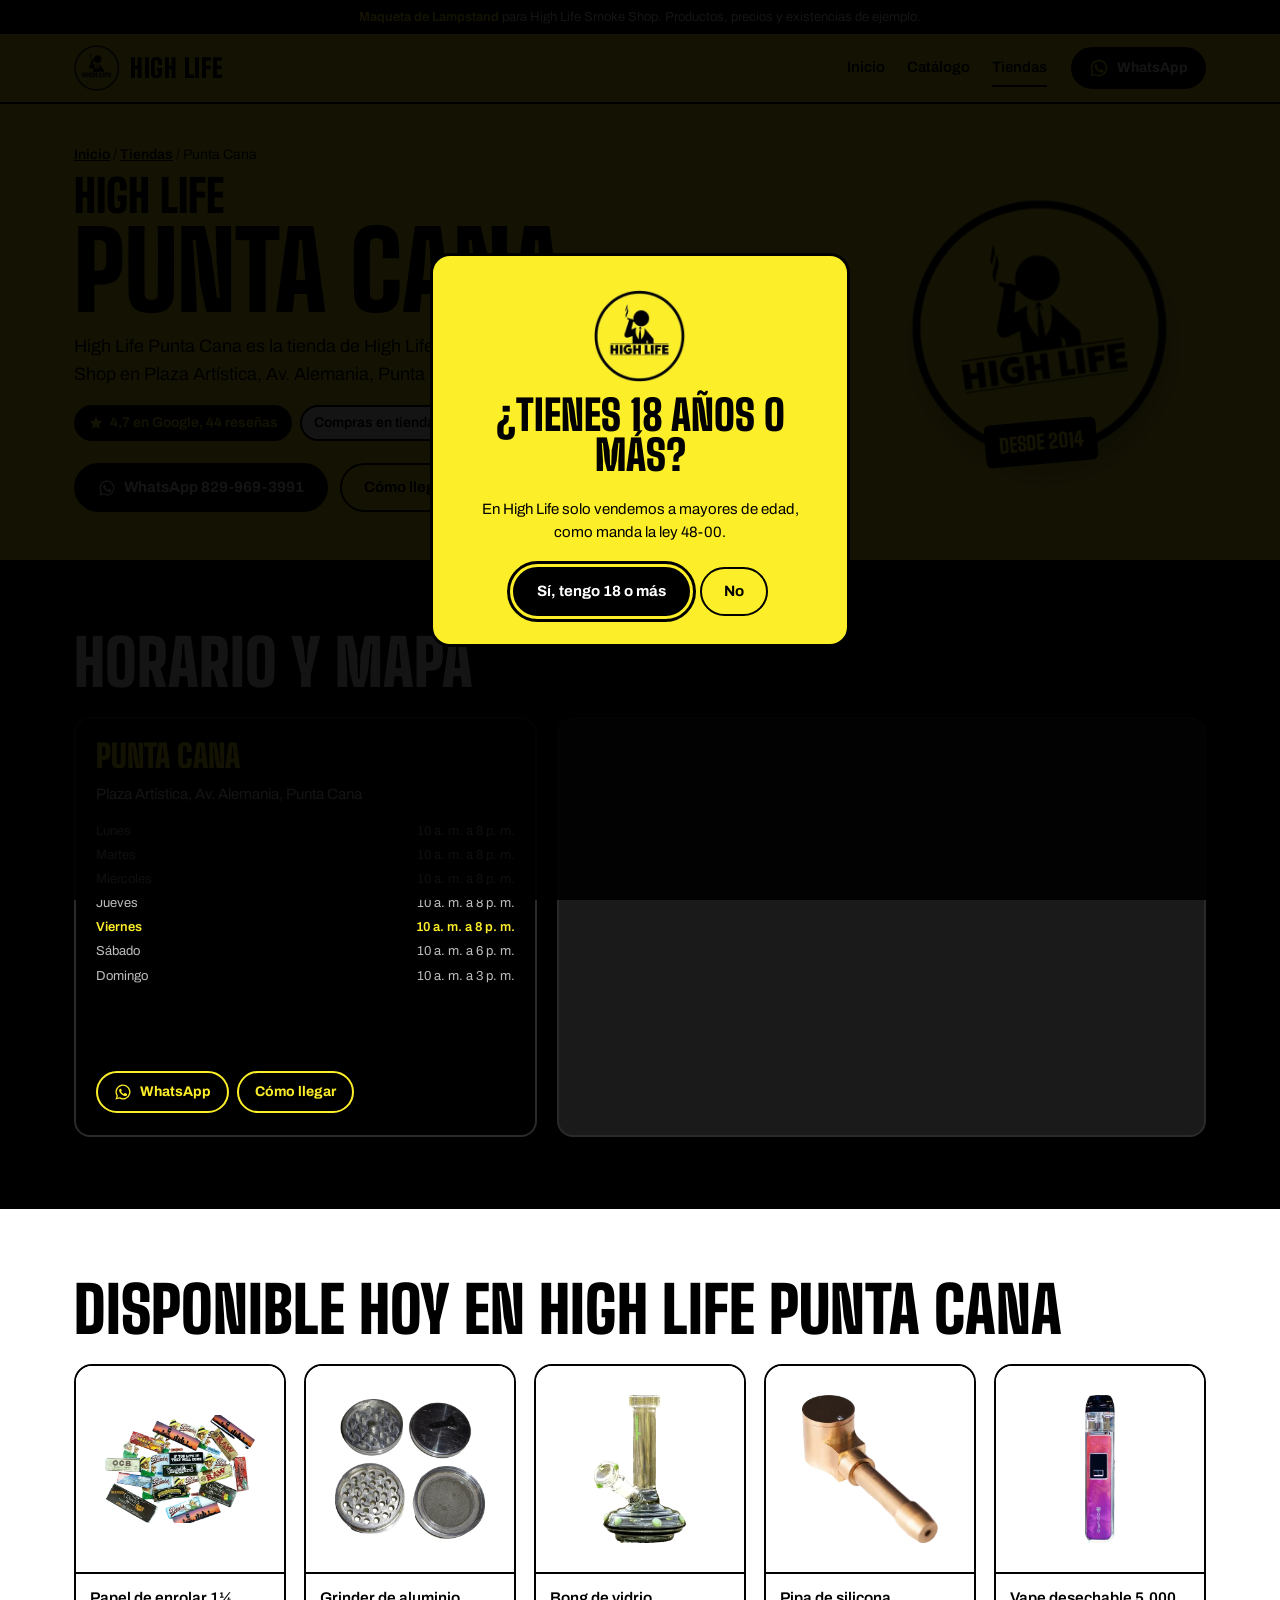
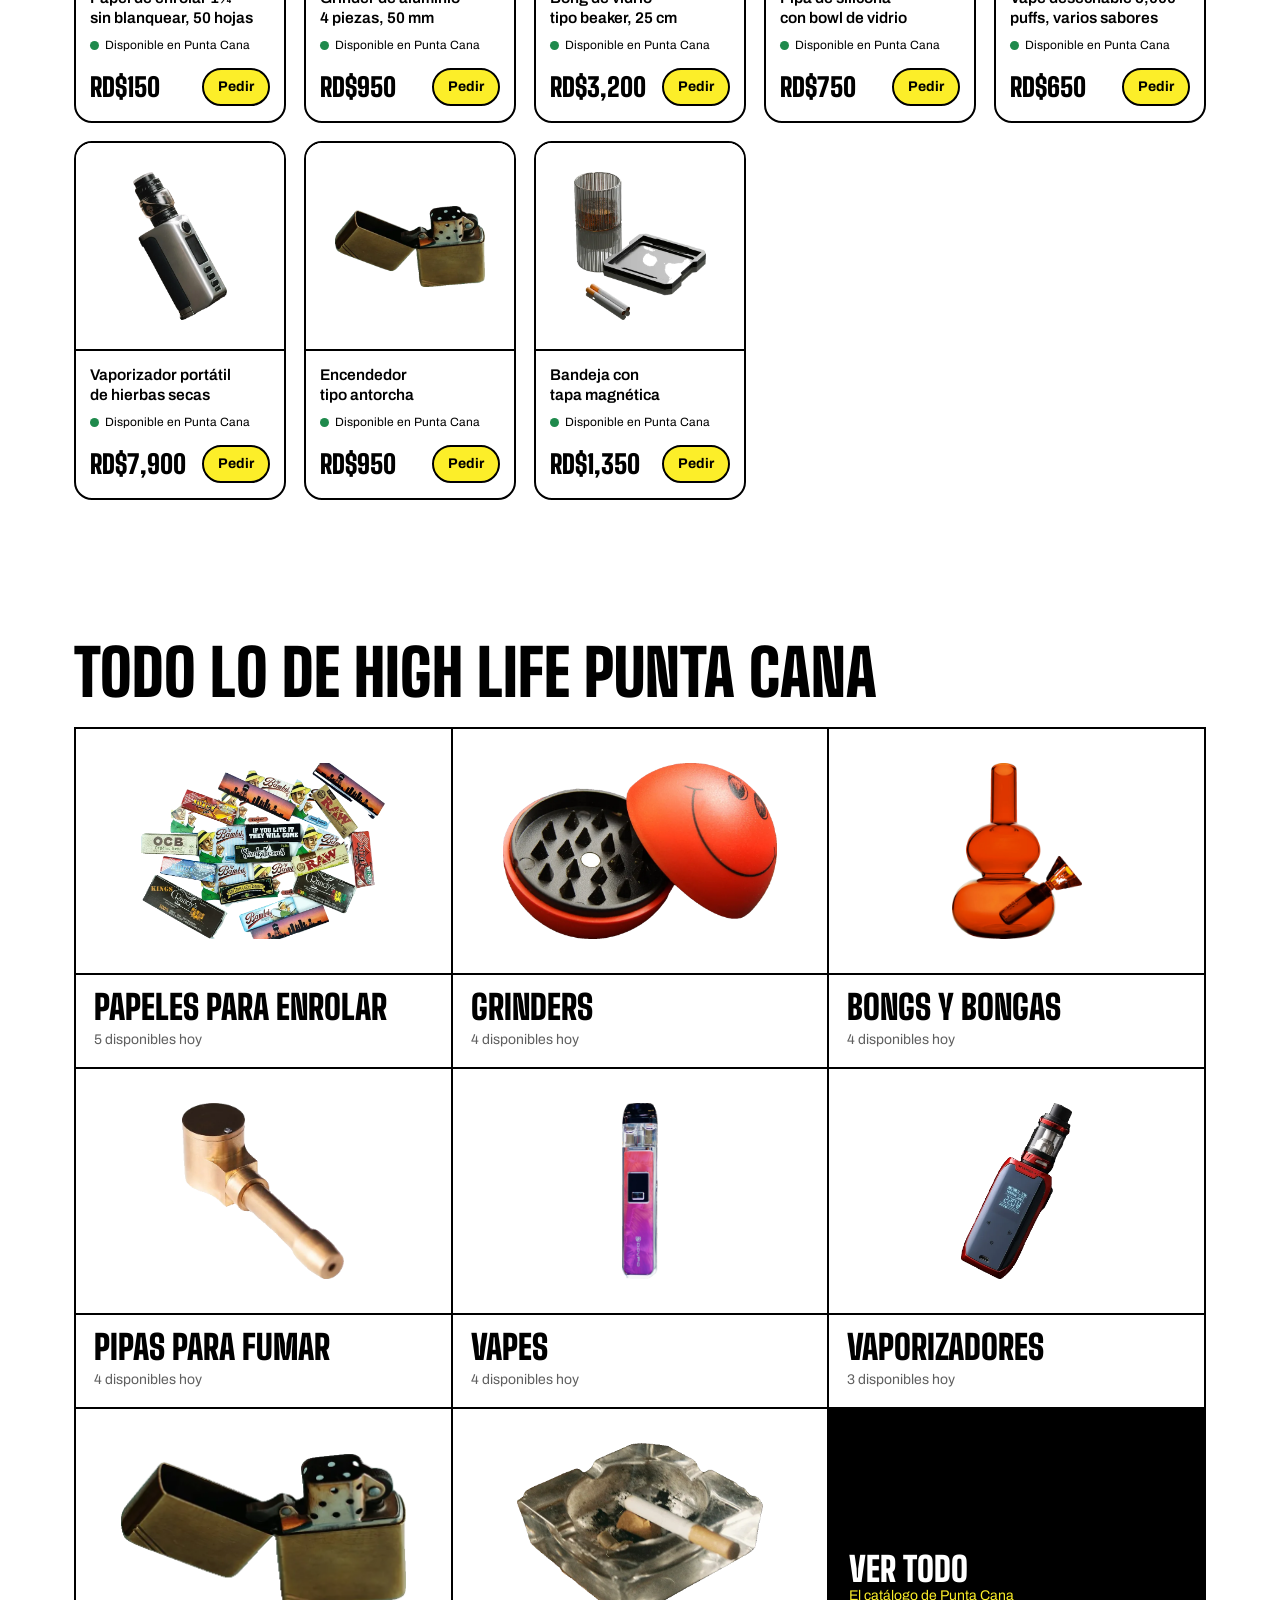
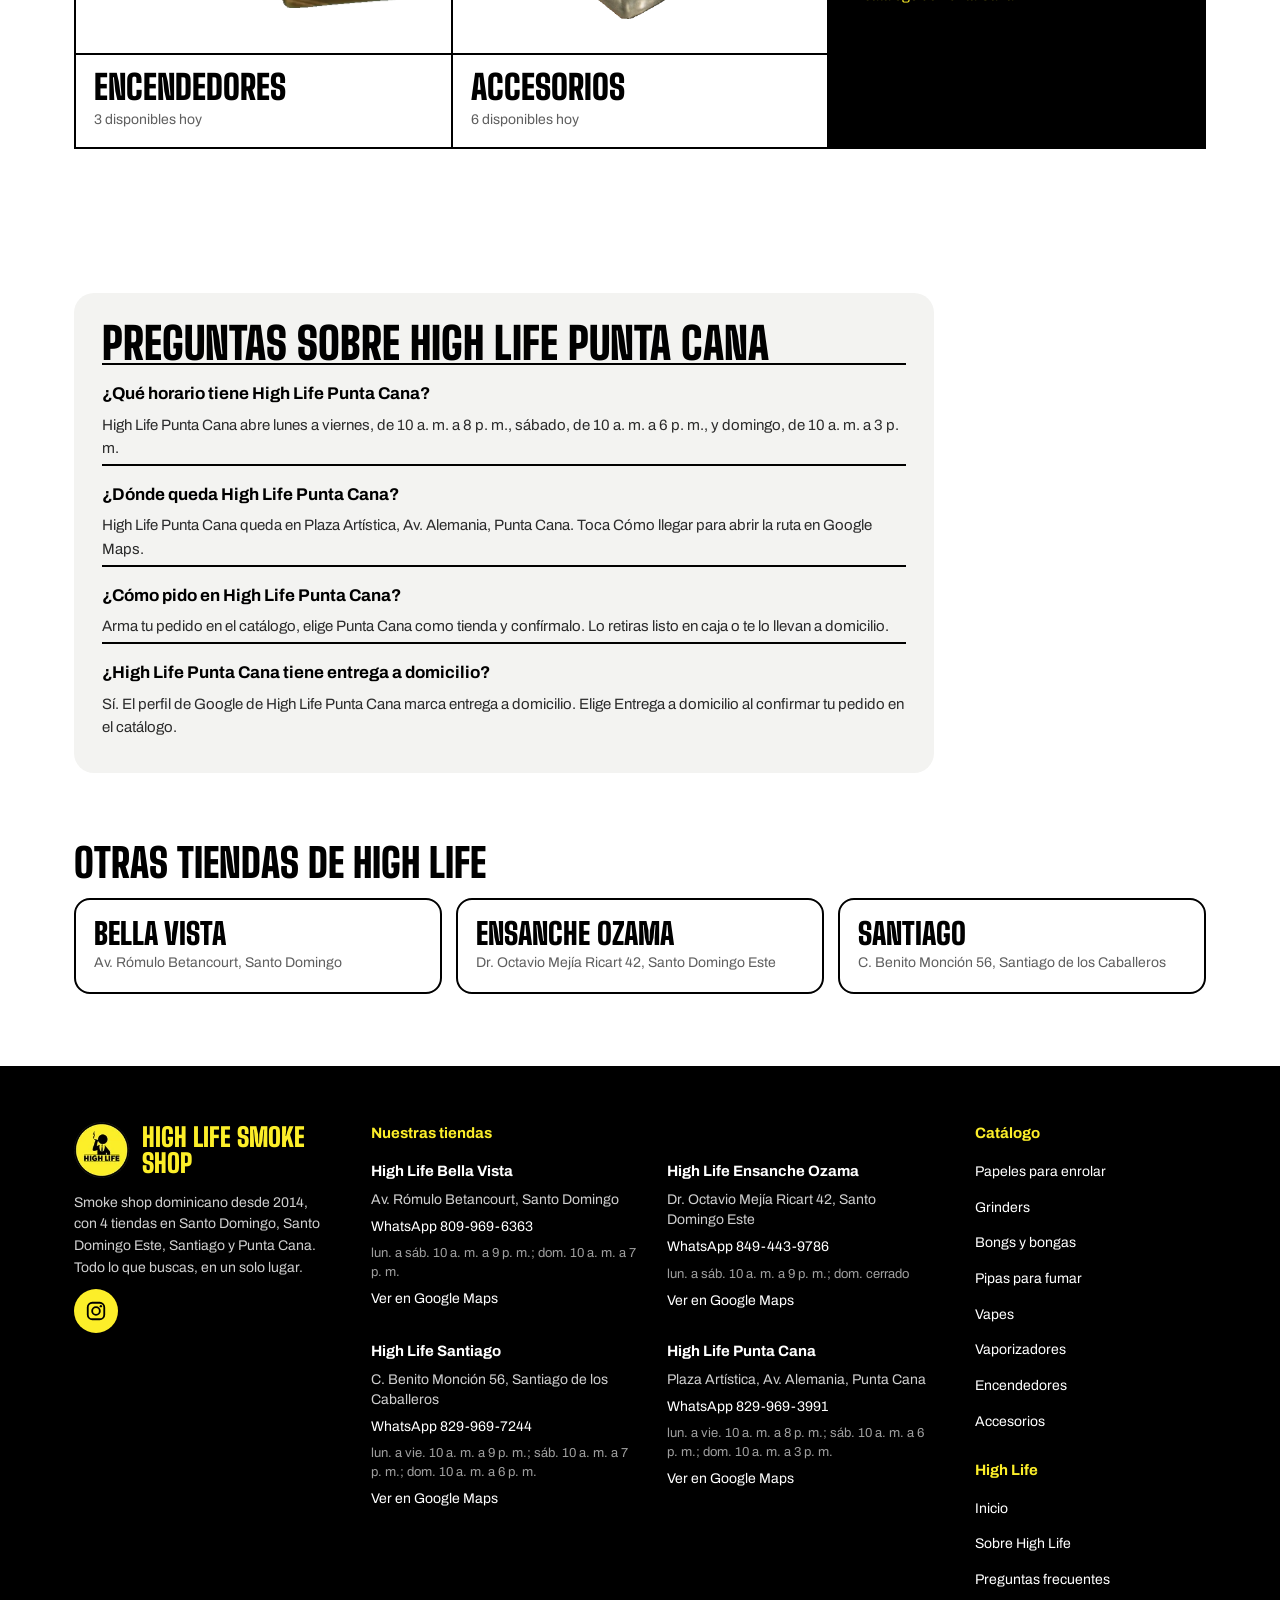
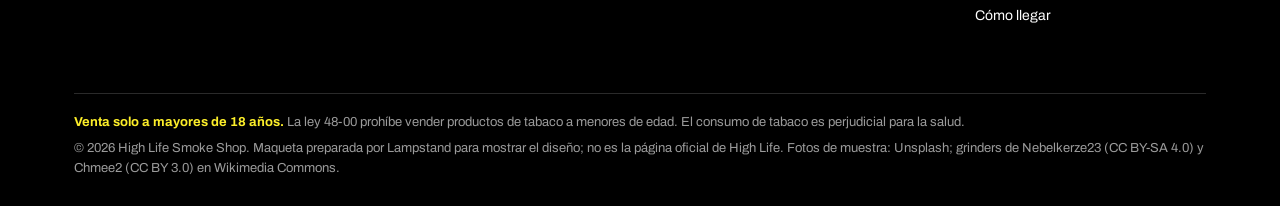
<file: tienda-punta-cana.html>
<!doctype html>
<html lang="es-DO">
<head>
<meta charset="utf-8">
<meta name="viewport" content="width=device-width, initial-scale=1">
<title>High Life Smoke Shop Punta Cana | Smoke shop en Punta Cana</title>
<meta name="description" content="High Life Punta Cana: Plaza Artística, Av. Alemania, Punta Cana. Horario, WhatsApp, cómo llegar y qué hay hoy: vapes, papel de enrolar, grinders, bongs y más.">
<meta name="robots" content="noindex, nofollow">
<link rel="canonical" href="https://jorgecesar7.github.io/highlife-demo/tienda-punta-cana.html">
<meta property="og:type" content="website">
<meta property="og:site_name" content="High Life Smoke Shop">
<meta property="og:locale" content="es_DO">
<meta property="og:title" content="High Life Smoke Shop Punta Cana | Smoke shop en Punta Cana">
<meta property="og:description" content="High Life Punta Cana: Plaza Artística, Av. Alemania, Punta Cana. Horario, WhatsApp, cómo llegar y qué hay hoy: vapes, papel de enrolar, grinders, bongs y más.">
<meta property="og:url" content="https://jorgecesar7.github.io/highlife-demo/tienda-punta-cana.html">
<meta property="og:image" content="https://jorgecesar7.github.io/highlife-demo/assets/logo.png">
<meta property="og:image:width" content="512"><meta property="og:image:height" content="512">
<meta property="og:image:alt" content="Logo de High Life Smoke Shop">
<meta name="twitter:card" content="summary">
<meta name="theme-color" content="#FCEE29">
<link rel="icon" href="assets/logo.png">
<script type="application/ld+json">
{
 "@context": "https://schema.org",
 "@graph": [
  {
   "@type": "WebSite",
   "@id": "https://jorgecesar7.github.io/highlife-demo/#website",
   "name": "High Life Smoke Shop",
   "url": "https://jorgecesar7.github.io/highlife-demo/",
   "inLanguage": "es-DO",
   "publisher": {
    "@id": "https://jorgecesar7.github.io/highlife-demo/#org"
   }
  },
  {
   "@type": "Organization",
   "@id": "https://jorgecesar7.github.io/highlife-demo/#org",
   "name": "High Life Smoke Shop",
   "url": "https://jorgecesar7.github.io/highlife-demo/",
   "description": "High Life Smoke Shop es una cadena dominicana de smoke shops con 4 tiendas en Santo Domingo, Santo Domingo Este, Santiago y Punta Cana. Vende papel de enrolar, grinders, bongs, pipas, vapes, vaporizadores, encendedores y accesorios, solo a mayores de 18 años.",
   "logo": {
    "@type": "ImageObject",
    "url": "https://jorgecesar7.github.io/highlife-demo/assets/logo.png",
    "width": 512,
    "height": 512
   },
   "image": "https://jorgecesar7.github.io/highlife-demo/assets/logo.png",
   "foundingDate": "2014",
   "sameAs": [
    "https://www.instagram.com/highlifedr/"
   ],
   "hasOfferCatalog": {
    "@type": "OfferCatalog",
    "name": "Catálogo de High Life Smoke Shop",
    "url": "https://jorgecesar7.github.io/highlife-demo/catalogo.html",
    "itemListElement": [
     {
      "@type": "OfferCatalog",
      "name": "Papeles para enrolar",
      "url": "https://jorgecesar7.github.io/highlife-demo/catalogo.html#papeles-para-enrolar"
     },
     {
      "@type": "OfferCatalog",
      "name": "Grinders",
      "url": "https://jorgecesar7.github.io/highlife-demo/catalogo.html#grinders"
     },
     {
      "@type": "OfferCatalog",
      "name": "Bongs y bongas",
      "url": "https://jorgecesar7.github.io/highlife-demo/catalogo.html#bongs-y-bongas"
     },
     {
      "@type": "OfferCatalog",
      "name": "Pipas para fumar",
      "url": "https://jorgecesar7.github.io/highlife-demo/catalogo.html#pipas-para-fumar"
     },
     {
      "@type": "OfferCatalog",
      "name": "Vapes",
      "url": "https://jorgecesar7.github.io/highlife-demo/catalogo.html#vapes"
     },
     {
      "@type": "OfferCatalog",
      "name": "Vaporizadores",
      "url": "https://jorgecesar7.github.io/highlife-demo/catalogo.html#vaporizadores"
     },
     {
      "@type": "OfferCatalog",
      "name": "Encendedores",
      "url": "https://jorgecesar7.github.io/highlife-demo/catalogo.html#encendedores"
     },
     {
      "@type": "OfferCatalog",
      "name": "Accesorios",
      "url": "https://jorgecesar7.github.io/highlife-demo/catalogo.html#accesorios"
     }
    ]
   }
  },
  {
   "@type": "Store",
   "@id": "https://jorgecesar7.github.io/highlife-demo/#punta-cana",
   "name": "High Life Smoke Shop Punta Cana",
   "url": "https://jorgecesar7.github.io/highlife-demo/tienda-punta-cana.html",
   "image": "https://jorgecesar7.github.io/highlife-demo/assets/logo.png",
   "parentOrganization": {
    "@id": "https://jorgecesar7.github.io/highlife-demo/#org"
   },
   "brand": {
    "@id": "https://jorgecesar7.github.io/highlife-demo/#org"
   },
   "address": {
    "@type": "PostalAddress",
    "streetAddress": "Plaza Artística, Av. Alemania",
    "addressLocality": "Punta Cana",
    "addressRegion": "La Altagracia",
    "addressCountry": "DO",
    "postalCode": "23301"
   },
   "geo": {
    "@type": "GeoCoordinates",
    "latitude": 18.6873648,
    "longitude": -68.4208587
   },
   "hasMap": "https://maps.google.com/?cid=12903321818616243635",
   "openingHoursSpecification": [
    {
     "@type": "OpeningHoursSpecification",
     "dayOfWeek": [
      "Monday",
      "Tuesday",
      "Wednesday",
      "Thursday",
      "Friday"
     ],
     "opens": "10:00",
     "closes": "20:00"
    },
    {
     "@type": "OpeningHoursSpecification",
     "dayOfWeek": [
      "Saturday"
     ],
     "opens": "10:00",
     "closes": "18:00"
    },
    {
     "@type": "OpeningHoursSpecification",
     "dayOfWeek": [
      "Sunday"
     ],
     "opens": "10:00",
     "closes": "15:00"
    }
   ],
   "currenciesAccepted": "DOP",
   "priceRange": "RD$100-RD$14,500",
   "sameAs": [
    "https://www.instagram.com/highlifedr/"
   ],
   "telephone": "+1-829-969-3991"
  },
  {
   "@type": "WebPage",
   "@id": "https://jorgecesar7.github.io/highlife-demo/tienda-punta-cana.html#webpage",
   "url": "https://jorgecesar7.github.io/highlife-demo/tienda-punta-cana.html",
   "name": "High Life Smoke Shop Punta Cana | Smoke shop en Punta Cana",
   "description": "High Life Punta Cana: Plaza Artística, Av. Alemania, Punta Cana. Horario, WhatsApp, cómo llegar y qué hay hoy: vapes, papel de enrolar, grinders, bongs y más.",
   "inLanguage": "es-DO",
   "isPartOf": {
    "@id": "https://jorgecesar7.github.io/highlife-demo/#website"
   },
   "about": {
    "@id": "https://jorgecesar7.github.io/highlife-demo/#org"
   },
   "primaryImageOfPage": {
    "@id": "https://jorgecesar7.github.io/highlife-demo/#logo-img"
   },
   "breadcrumb": {
    "@id": "https://jorgecesar7.github.io/highlife-demo/tienda-punta-cana.html#breadcrumb"
   }
  },
  {
   "@type": "ImageObject",
   "@id": "https://jorgecesar7.github.io/highlife-demo/#logo-img",
   "url": "https://jorgecesar7.github.io/highlife-demo/assets/logo.png",
   "width": 512,
   "height": 512
  },
  {
   "@type": "BreadcrumbList",
   "@id": "https://jorgecesar7.github.io/highlife-demo/tienda-punta-cana.html#breadcrumb",
   "itemListElement": [
    {
     "@type": "ListItem",
     "position": 1,
     "name": "Inicio",
     "item": "https://jorgecesar7.github.io/highlife-demo/"
    },
    {
     "@type": "ListItem",
     "position": 2,
     "name": "Tiendas",
     "item": "https://jorgecesar7.github.io/highlife-demo/tiendas.html"
    },
    {
     "@type": "ListItem",
     "position": 3,
     "name": "High Life Punta Cana",
     "item": "https://jorgecesar7.github.io/highlife-demo/tienda-punta-cana.html"
    }
   ]
  }
 ]
}
</script>
<link rel="preload" href="assets/fonts/big-shoulders-display-latin-900-normal.woff2" as="font" type="font/woff2" crossorigin>
<link rel="preload" href="assets/fonts/archivo-latin-400-normal.woff2" as="font" type="font/woff2" crossorigin>
<link rel="stylesheet" href="assets/styles.css?v=006f8e3b">
</head><body>
<a class="skip" href="#contenido">Saltar al contenido</a>
<div class="demo-bar"><b>Maqueta de Lampstand</b> para High Life Smoke Shop. Productos, precios y existencias de ejemplo.</div>
<div class="gate" id="gate" hidden role="dialog" aria-modal="true" aria-labelledby="gate-t">
 <div class="gate-box"><img src="assets/logo-200.webp" alt="" width="92" height="92"><p class="gate-t" id="gate-t">¿Tienes 18 años o más?</p>
 <p>En High Life solo vendemos a mayores de edad, como manda la ley 48-00.</p>
 <div class="row"><button class="btn" data-yes>Sí, tengo 18 o más</button><button class="btn ghost" data-no>No</button></div>
 <p class="no-msg" hidden>Esta página es solo para mayores de 18 años.</p></div>
</div>
<header class="site-head"><div class="wrap">
 <a class="logo" href="index.html"><img src="assets/logo-96.webp" alt="High Life Smoke Shop" width="46" height="46"><span>High Life</span></a>
 <nav class="nav" aria-label="Principal"><a href="index.html">Inicio</a><a href="catalogo.html">Catálogo</a><a href="tiendas.html" aria-current=page>Tiendas</a></nav>
 <div class="wa-menu">
  <button class="btn sm wa-btn" id="waBtn" aria-expanded="false" aria-controls="waList" aria-label="Escribir por WhatsApp a una tienda"><svg class="wa-ico" viewBox="0 0 24 24" aria-hidden="true"><path fill="currentColor" d="M12 2a10 10 0 0 0-8.6 15.1L2 22l5-1.3A10 10 0 1 0 12 2Zm0 18.2a8.2 8.2 0 0 1-4.2-1.1l-.3-.2-3 .8.8-2.9-.2-.3A8.2 8.2 0 1 1 12 20.2Zm4.5-6.1c-.2-.1-1.5-.7-1.7-.8-.2-.1-.4-.1-.6.1l-.8 1c-.1.2-.3.2-.5.1a6.7 6.7 0 0 1-3.3-2.9c-.3-.4.2-.4.7-1.4.1-.2 0-.3 0-.4l-.8-1.8c-.2-.5-.4-.4-.6-.4h-.5a1 1 0 0 0-.7.3 3 3 0 0 0-.9 2.2 5.2 5.2 0 0 0 1.1 2.7 11.8 11.8 0 0 0 4.5 4c1.7.7 2.4.8 3.2.6.5-.1 1.5-.6 1.7-1.2.2-.6.2-1.1.2-1.2-.1-.1-.3-.2-.5-.3Z"/></svg><span>WhatsApp</span></button>
  <ul class="wa-list" id="waList" hidden><li><a href="https://wa.me/18099696363?text=Hola%20High%20Life%20Bella%20Vista%2C%20tengo%20una%20pregunta." target="_blank" rel="noopener"><b>Bella Vista</b><span>809-969-6363</span></a></li><li><a href="https://wa.me/18494439786?text=Hola%20High%20Life%20Ensanche%20Ozama%2C%20tengo%20una%20pregunta." target="_blank" rel="noopener"><b>Ensanche Ozama</b><span>849-443-9786</span></a></li><li><a href="https://wa.me/18299697244?text=Hola%20High%20Life%20Santiago%2C%20tengo%20una%20pregunta." target="_blank" rel="noopener"><b>Santiago</b><span>829-969-7244</span></a></li><li><a href="https://wa.me/18299693991?text=Hola%20High%20Life%20Punta%20Cana%2C%20tengo%20una%20pregunta." target="_blank" rel="noopener"><b>Punta Cana</b><span>829-969-3991</span></a></li></ul>
 </div>
</div></header>
<main id="contenido">
<section class="store-hero" aria-labelledby="h1"><div class="wrap">
 <div>
  <nav class="crumbs" aria-label="Ruta"><a href="index.html">Inicio</a> <span aria-hidden="true">/</span> <a href="tiendas.html">Tiendas</a> <span aria-hidden="true">/</span> <span aria-current="page">Punta Cana</span></nav>
  <h1 id="h1"><span class="kicker-name">High Life</span> Punta Cana</h1>
  <p class="lede">High Life Punta Cana es la tienda de High Life Smoke Shop en Plaza Artística, Av. Alemania, Punta Cana.</p>
  <div class="badges"><span class="badge rating"><svg class="star" viewBox="0 0 24 24" aria-hidden="true"><path fill="currentColor" d="M12 2.5l2.9 6.2 6.6.7-5 4.5 1.4 6.6L12 17.2 6.1 20.5l1.4-6.6-5-4.5 6.6-.7z"/></svg>4,7 en Google, 44 reseñas</span><span class="badge">Compras en tienda</span><span class="badge">Retiro en tienda</span><span class="badge">Entrega a domicilio</span></div>
  <div class="ctas"><a class="btn" href="https://wa.me/18299693991?text=Hola%20High%20Life%20Punta%20Cana%2C%20tengo%20una%20pregunta." target="_blank" rel="noopener"><svg class="wa-ico" viewBox="0 0 24 24" aria-hidden="true"><path fill="currentColor" d="M12 2a10 10 0 0 0-8.6 15.1L2 22l5-1.3A10 10 0 1 0 12 2Zm0 18.2a8.2 8.2 0 0 1-4.2-1.1l-.3-.2-3 .8.8-2.9-.2-.3A8.2 8.2 0 1 1 12 20.2Zm4.5-6.1c-.2-.1-1.5-.7-1.7-.8-.2-.1-.4-.1-.6.1l-.8 1c-.1.2-.3.2-.5.1a6.7 6.7 0 0 1-3.3-2.9c-.3-.4.2-.4.7-1.4.1-.2 0-.3 0-.4l-.8-1.8c-.2-.5-.4-.4-.6-.4h-.5a1 1 0 0 0-.7.3 3 3 0 0 0-.9 2.2 5.2 5.2 0 0 0 1.1 2.7 11.8 11.8 0 0 0 4.5 4c1.7.7 2.4.8 3.2.6.5-.1 1.5-.6 1.7-1.2.2-.6.2-1.1.2-1.2-.1-.1-.3-.2-.5-.3Z"/></svg>WhatsApp 829-969-3991</a><a class="btn ghost" href="https://maps.google.com/?cid=12903321818616243635" target="_blank" rel="noopener">Cómo llegar</a></div>
 </div>
 <div class="store-stamp" aria-hidden="true"><img src="assets/logo-720.webp" alt="" width="260" height="260"><span>Desde 2014</span></div>
</div></section>
<section class="sec dark" aria-labelledby="info-t"><div class="wrap">
 <div class="sec-head"><h2 id="info-t">Horario y mapa</h2></div>
 <div class="store-grid"><article class="store" id="tienda-pc" data-store="PC">
  <h3><a href="tienda-punta-cana.html">Punta Cana</a></h3>
  <p class="addr">Plaza Artística, Av. Alemania, Punta Cana</p>
  <p class="special" hidden></p>
  <table><caption class="sr">Horario de High Life Punta Cana</caption><tr data-day="1"><th scope="row">Lunes</th><td>10 a. m. a 8 p. m.</td></tr><tr data-day="2"><th scope="row">Martes</th><td>10 a. m. a 8 p. m.</td></tr><tr data-day="3"><th scope="row">Miércoles</th><td>10 a. m. a 8 p. m.</td></tr><tr data-day="4"><th scope="row">Jueves</th><td>10 a. m. a 8 p. m.</td></tr><tr data-day="5"><th scope="row">Viernes</th><td>10 a. m. a 8 p. m.</td></tr><tr data-day="6"><th scope="row">Sábado</th><td>10 a. m. a 6 p. m.</td></tr><tr data-day="0"><th scope="row">Domingo</th><td>10 a. m. a 3 p. m.</td></tr></table>
  <div class="acts"><a class="btn ghost sm" href="https://wa.me/18299693991?text=Hola%20High%20Life%20Punta%20Cana%2C%20tengo%20una%20pregunta." target="_blank" rel="noopener"><svg class="wa-ico" viewBox="0 0 24 24" aria-hidden="true"><path fill="currentColor" d="M12 2a10 10 0 0 0-8.6 15.1L2 22l5-1.3A10 10 0 1 0 12 2Zm0 18.2a8.2 8.2 0 0 1-4.2-1.1l-.3-.2-3 .8.8-2.9-.2-.3A8.2 8.2 0 1 1 12 20.2Zm4.5-6.1c-.2-.1-1.5-.7-1.7-.8-.2-.1-.4-.1-.6.1l-.8 1c-.1.2-.3.2-.5.1a6.7 6.7 0 0 1-3.3-2.9c-.3-.4.2-.4.7-1.4.1-.2 0-.3 0-.4l-.8-1.8c-.2-.5-.4-.4-.6-.4h-.5a1 1 0 0 0-.7.3 3 3 0 0 0-.9 2.2 5.2 5.2 0 0 0 1.1 2.7 11.8 11.8 0 0 0 4.5 4c1.7.7 2.4.8 3.2.6.5-.1 1.5-.6 1.7-1.2.2-.6.2-1.1.2-1.2-.1-.1-.3-.2-.5-.3Z"/></svg>WhatsApp</a><a class="btn ghost sm" href="https://maps.google.com/?cid=12903321818616243635" target="_blank" rel="noopener">Cómo llegar</a></div>
 </article><iframe class="store-map" title="Mapa de High Life Punta Cana" src="https://maps.google.com/maps?cid=12903321818616243635&output=embed&hl=es" loading="lazy" referrerpolicy="no-referrer-when-downgrade" allowfullscreen></iframe></div>
</div></section>
<section class="sec" aria-labelledby="pick-t"><div class="wrap">
 <div class="sec-head"><h2 id="pick-t">Disponible hoy en High Life Punta Cana</h2></div>
 <div class="items"><a class="item pick" href="catalogo.html?tienda=PC#papeles-para-enrolar"><img class="pimg" src="assets/fotos/papeles-a-sm.webp" alt="Papel de enrolar 1¼ sin blanquear, 50 hojas" width="400" height="400" loading="lazy"><div class="pbody"><h3>Papel de enrolar 1¼ sin blanquear, 50 hojas</h3><div class="avail"><span class="ok"><i class="dot ok"></i>Disponible en Punta Cana</span></div><div class="pfoot"><span class="price">RD$150</span><span class="go">Pedir</span></div></div></a><a class="item pick" href="catalogo.html?tienda=PC#grinders"><img class="pimg" src="assets/fotos/grinders-b-sm.webp" alt="Grinder de aluminio 4 piezas, 50 mm" width="400" height="400" loading="lazy"><div class="pbody"><h3>Grinder de aluminio 4 piezas, 50 mm</h3><div class="avail"><span class="ok"><i class="dot ok"></i>Disponible en Punta Cana</span></div><div class="pfoot"><span class="price">RD$950</span><span class="go">Pedir</span></div></div></a><a class="item pick" href="catalogo.html?tienda=PC#bongs-y-bongas"><img class="pimg" src="assets/fotos/bongs-b-sm.webp" alt="Bong de vidrio tipo beaker, 25 cm" width="400" height="400" loading="lazy"><div class="pbody"><h3>Bong de vidrio tipo beaker, 25 cm</h3><div class="avail"><span class="ok"><i class="dot ok"></i>Disponible en Punta Cana</span></div><div class="pfoot"><span class="price">RD$3,200</span><span class="go">Pedir</span></div></div></a><a class="item pick" href="catalogo.html?tienda=PC#pipas-para-fumar"><img class="pimg" src="assets/fotos/pipas-a-sm.webp" alt="Pipa de silicona con bowl de vidrio" width="400" height="400" loading="lazy"><div class="pbody"><h3>Pipa de silicona con bowl de vidrio</h3><div class="avail"><span class="ok"><i class="dot ok"></i>Disponible en Punta Cana</span></div><div class="pfoot"><span class="price">RD$750</span><span class="go">Pedir</span></div></div></a><a class="item pick" href="catalogo.html?tienda=PC#vapes"><img class="pimg" src="assets/fotos/vapes-a-sm.webp" alt="Vape desechable 5,000 puffs, varios sabores" width="400" height="400" loading="lazy"><div class="pbody"><h3>Vape desechable 5,000 puffs, varios sabores</h3><div class="avail"><span class="ok"><i class="dot ok"></i>Disponible en Punta Cana</span></div><div class="pfoot"><span class="price">RD$650</span><span class="go">Pedir</span></div></div></a><a class="item pick" href="catalogo.html?tienda=PC#vaporizadores"><img class="pimg" src="assets/fotos/vapo-b-sm.webp" alt="Vaporizador portátil de hierbas secas" width="400" height="400" loading="lazy"><div class="pbody"><h3>Vaporizador portátil de hierbas secas</h3><div class="avail"><span class="ok"><i class="dot ok"></i>Disponible en Punta Cana</span></div><div class="pfoot"><span class="price">RD$7,900</span><span class="go">Pedir</span></div></div></a><a class="item pick" href="catalogo.html?tienda=PC#encendedores"><img class="pimg" src="assets/fotos/enc-b-sm.webp" alt="Encendedor tipo antorcha" width="400" height="400" loading="lazy"><div class="pbody"><h3>Encendedor tipo antorcha</h3><div class="avail"><span class="ok"><i class="dot ok"></i>Disponible en Punta Cana</span></div><div class="pfoot"><span class="price">RD$950</span><span class="go">Pedir</span></div></div></a><a class="item pick" href="catalogo.html?tienda=PC#accesorios"><img class="pimg" src="assets/fotos/acc-b-sm.webp" alt="Bandeja con tapa magnética" width="400" height="400" loading="lazy"><div class="pbody"><h3>Bandeja con tapa magnética</h3><div class="avail"><span class="ok"><i class="dot ok"></i>Disponible en Punta Cana</span></div><div class="pfoot"><span class="price">RD$1,350</span><span class="go">Pedir</span></div></div></a></div>
</div></section>
<section class="sec" aria-labelledby="hay-t"><div class="wrap">
 <div class="sec-head"><h2 id="hay-t">Todo lo de High Life Punta Cana</h2></div>
 <div class="cats"><a class="cat has-img" href="catalogo.html?tienda=PC#papeles-para-enrolar"><img src="assets/fotos/papeles-a.webp" alt="Papeles para enrolar en High Life Punta Cana" width="640" height="420" loading="lazy"><b>Papeles para enrolar</b><span>5 disponibles hoy</span></a><a class="cat has-img" href="catalogo.html?tienda=PC#grinders"><img src="assets/fotos/grinders-c.webp" alt="Grinders en High Life Punta Cana" width="640" height="420" loading="lazy"><b>Grinders</b><span>4 disponibles hoy</span></a><a class="cat has-img" href="catalogo.html?tienda=PC#bongs-y-bongas"><img src="assets/fotos/bongs-a.webp" alt="Bongs y bongas en High Life Punta Cana" width="640" height="420" loading="lazy"><b>Bongs y bongas</b><span>4 disponibles hoy</span></a><a class="cat has-img" href="catalogo.html?tienda=PC#pipas-para-fumar"><img src="assets/fotos/pipas-a.webp" alt="Pipas para fumar en High Life Punta Cana" width="640" height="420" loading="lazy"><b>Pipas para fumar</b><span>4 disponibles hoy</span></a><a class="cat has-img" href="catalogo.html?tienda=PC#vapes"><img src="assets/fotos/vapes-a.webp" alt="Vapes en High Life Punta Cana" width="640" height="420" loading="lazy"><b>Vapes</b><span>4 disponibles hoy</span></a><a class="cat has-img" href="catalogo.html?tienda=PC#vaporizadores"><img src="assets/fotos/vapo-a.webp" alt="Vaporizadores en High Life Punta Cana" width="640" height="420" loading="lazy"><b>Vaporizadores</b><span>3 disponibles hoy</span></a><a class="cat has-img" href="catalogo.html?tienda=PC#encendedores"><img src="assets/fotos/enc-b.webp" alt="Encendedores en High Life Punta Cana" width="640" height="420" loading="lazy"><b>Encendedores</b><span>3 disponibles hoy</span></a><a class="cat has-img" href="catalogo.html?tienda=PC#accesorios"><img src="assets/fotos/acc-a.webp" alt="Accesorios en High Life Punta Cana" width="640" height="420" loading="lazy"><b>Accesorios</b><span>6 disponibles hoy</span></a><a class="cat all" href="catalogo.html?tienda=PC"><b>Ver todo</b><span>El catálogo de Punta Cana</span></a></div>
</div></section>
<section class="sec store-faq" aria-labelledby="sfaq-t"><div class="wrap">
 <div class="faq"><h2 id="sfaq-t">Preguntas sobre High Life Punta Cana</h2><div class='qa'><h3>¿Qué horario tiene High Life Punta Cana?</h3><p>High Life Punta Cana abre lunes a viernes, de 10 a. m. a 8 p. m., sábado, de 10 a. m. a 6 p. m., y domingo, de 10 a. m. a 3 p. m.</p></div><div class='qa'><h3>¿Dónde queda High Life Punta Cana?</h3><p>High Life Punta Cana queda en Plaza Artística, Av. Alemania, Punta Cana. Toca Cómo llegar para abrir la ruta en Google Maps.</p></div><div class='qa'><h3>¿Cómo pido en High Life Punta Cana?</h3><p>Arma tu pedido en el catálogo, elige Punta Cana como tienda y confírmalo. Lo retiras listo en caja o te lo llevan a domicilio.</p></div><div class='qa'><h3>¿High Life Punta Cana tiene entrega a domicilio?</h3><p>Sí. El perfil de Google de High Life Punta Cana marca entrega a domicilio. Elige Entrega a domicilio al confirmar tu pedido en el catálogo.</p></div></div>
</div></section>
<section class="sec others" aria-labelledby="otras-t"><div class="wrap">
 <h2 id="otras-t">Otras tiendas de High Life</h2>
 <div class="mini-stores"><a class="mini-store" href="tienda-bella-vista.html"><b>Bella Vista</b><span>Av. Rómulo Betancourt, Santo Domingo</span></a><a class="mini-store" href="tienda-ensanche-ozama.html"><b>Ensanche Ozama</b><span>Dr. Octavio Mejía Ricart 42, Santo Domingo Este</span></a><a class="mini-store" href="tienda-santiago.html"><b>Santiago</b><span>C. Benito Monción 56, Santiago de los Caballeros</span></a></div>
</div></section>
</main>
<footer class="foot" aria-labelledby="foot-t"><div class="wrap">
 <div class="f-brand">
  <a class="f-logo" href="index.html"><img src="assets/logo-96.webp" alt="" width="56" height="56" loading="lazy"><span id="foot-t">High Life Smoke Shop</span></a>
  <p>Smoke shop dominicano desde 2014, con 4 tiendas en Santo Domingo, Santo Domingo Este, Santiago y Punta Cana. Todo lo que buscas, en un solo lugar.</p>
  <div class="f-social"><a class="ig" href="https://www.instagram.com/highlifedr/" target="_blank" rel="noopener me" aria-label="Instagram de High Life (@highlifedr)" title="Instagram @highlifedr"><svg viewBox="0 0 24 24" aria-hidden="true"><rect x="3" y="3" width="18" height="18" rx="5" fill="none" stroke="currentColor" stroke-width="2"/><circle cx="12" cy="12" r="4.2" fill="none" stroke="currentColor" stroke-width="2"/><circle cx="17.3" cy="6.7" r="1.3" fill="currentColor"/></svg></a></div>
 </div>
 <div class="f-stores"><p class="f-h">Nuestras tiendas</p><div class="f-grid"><address class="f-store"><a class="f-name" href="tienda-bella-vista.html">High Life Bella Vista</a><span>Av. Rómulo Betancourt, Santo Domingo</span><a href="https://wa.me/18099696363?text=Hola%20High%20Life%20Bella%20Vista%2C%20tengo%20una%20pregunta." target="_blank" rel="noopener">WhatsApp 809-969-6363</a><span class="f-hrs">lun. a sáb. 10 a. m. a 9 p. m.; dom. 10 a. m. a 7 p. m.</span><a href="https://maps.google.com/?cid=11975982351226600082" target="_blank" rel="noopener">Ver en Google Maps</a></address><address class="f-store"><a class="f-name" href="tienda-ensanche-ozama.html">High Life Ensanche Ozama</a><span>Dr. Octavio Mejía Ricart 42, Santo Domingo Este</span><a href="https://wa.me/18494439786?text=Hola%20High%20Life%20Ensanche%20Ozama%2C%20tengo%20una%20pregunta." target="_blank" rel="noopener">WhatsApp 849-443-9786</a><span class="f-hrs">lun. a sáb. 10 a. m. a 9 p. m.; dom. cerrado</span><a href="https://maps.google.com/?cid=7839505212516953428" target="_blank" rel="noopener">Ver en Google Maps</a></address><address class="f-store"><a class="f-name" href="tienda-santiago.html">High Life Santiago</a><span>C. Benito Monción 56, Santiago de los Caballeros</span><a href="https://wa.me/18299697244?text=Hola%20High%20Life%20Santiago%2C%20tengo%20una%20pregunta." target="_blank" rel="noopener">WhatsApp 829-969-7244</a><span class="f-hrs">lun. a vie. 10 a. m. a 9 p. m.; sáb. 10 a. m. a 7 p. m.; dom. 10 a. m. a 6 p. m.</span><a href="https://maps.google.com/?cid=18119743240042916362" target="_blank" rel="noopener">Ver en Google Maps</a></address><address class="f-store"><a class="f-name" href="tienda-punta-cana.html">High Life Punta Cana</a><span>Plaza Artística, Av. Alemania, Punta Cana</span><a href="https://wa.me/18299693991?text=Hola%20High%20Life%20Punta%20Cana%2C%20tengo%20una%20pregunta." target="_blank" rel="noopener">WhatsApp 829-969-3991</a><span class="f-hrs">lun. a vie. 10 a. m. a 8 p. m.; sáb. 10 a. m. a 6 p. m.; dom. 10 a. m. a 3 p. m.</span><a href="https://maps.google.com/?cid=12903321818616243635" target="_blank" rel="noopener">Ver en Google Maps</a></address></div></div>
 <nav class="f-nav" aria-label="Pie de página">
  <p class="f-h">Catálogo</p>
  <ul><li><a href="catalogo.html#papeles-para-enrolar">Papeles para enrolar</a></li><li><a href="catalogo.html#grinders">Grinders</a></li><li><a href="catalogo.html#bongs-y-bongas">Bongs y bongas</a></li><li><a href="catalogo.html#pipas-para-fumar">Pipas para fumar</a></li><li><a href="catalogo.html#vapes">Vapes</a></li><li><a href="catalogo.html#vaporizadores">Vaporizadores</a></li><li><a href="catalogo.html#encendedores">Encendedores</a></li><li><a href="catalogo.html#accesorios">Accesorios</a></li></ul>
  <p class="f-h">High Life</p>
  <ul><li><a href="index.html">Inicio</a></li><li><a href="index.html#sobre">Sobre High Life</a></li><li><a href="index.html#preguntas">Preguntas frecuentes</a></li><li><a href="index.html#mapa">Cómo llegar</a></li></ul>
 </nav>
 <div class="legal">
  <p><b>Venta solo a mayores de 18 años.</b> La ley 48-00 prohíbe vender productos de tabaco a menores de edad. El consumo de tabaco es perjudicial para la salud.</p>
  <p>© 2026 High Life Smoke Shop. Maqueta preparada por Lampstand para mostrar el diseño; no es la página oficial de High Life. Fotos de muestra: Unsplash; grinders de Nebelkerze23 (CC BY-SA 4.0) y Chmee2 (CC BY 3.0) en Wikimedia Commons.</p>
 </div>
</div></footer>
<script>window.FOTOS={"HL-PAP-001":"papeles-a","HL-PAP-002":"papeles-a","HL-PAP-003":"papeles-a","HL-PAP-004":"papeles-a","HL-PAP-005":"conos-a","HL-PAP-006":"papeles-a","HL-PAP-007":"papeles-a","HL-GRI-001":"grinders-b","HL-GRI-002":"grinders-b","HL-GRI-003":"grinders-c","HL-GRI-004":"grinders-c","HL-GRI-005":"grinders-b","HL-BON-001":"bongs-b","HL-BON-002":"bongs-b","HL-BON-003":"bongs-a","HL-BON-004":"bongs-a","HL-BON-005":"bongs-a","HL-PIP-001":"pipas-a","HL-PIP-002":"pipas-a","HL-PIP-003":"pipas-a","HL-PIP-004":"pipas-b","HL-VPE-001":"vapes-a","HL-VPE-002":"vapes-a","HL-VPE-003":"vapes-b","HL-VPE-004":"vapes-b","HL-VAP-001":"vapo-b","HL-VAP-002":"vapo-a","HL-VAP-003":"vapo-b","HL-ENC-001":"enc-a","HL-ENC-002":"enc-b","HL-ENC-003":"enc-b","HL-ENC-004":"enc-a","HL-ACC-001":"acc-b","HL-ACC-002":"acc-b","HL-ACC-003":"acc-a","HL-ACC-004":"acc-a","HL-ACC-005":"acc-a","HL-ACC-006":"acc-b"};</script>
<script src="assets/app.js?v=9b7246ea"></script>
</body>
</html>
</file>
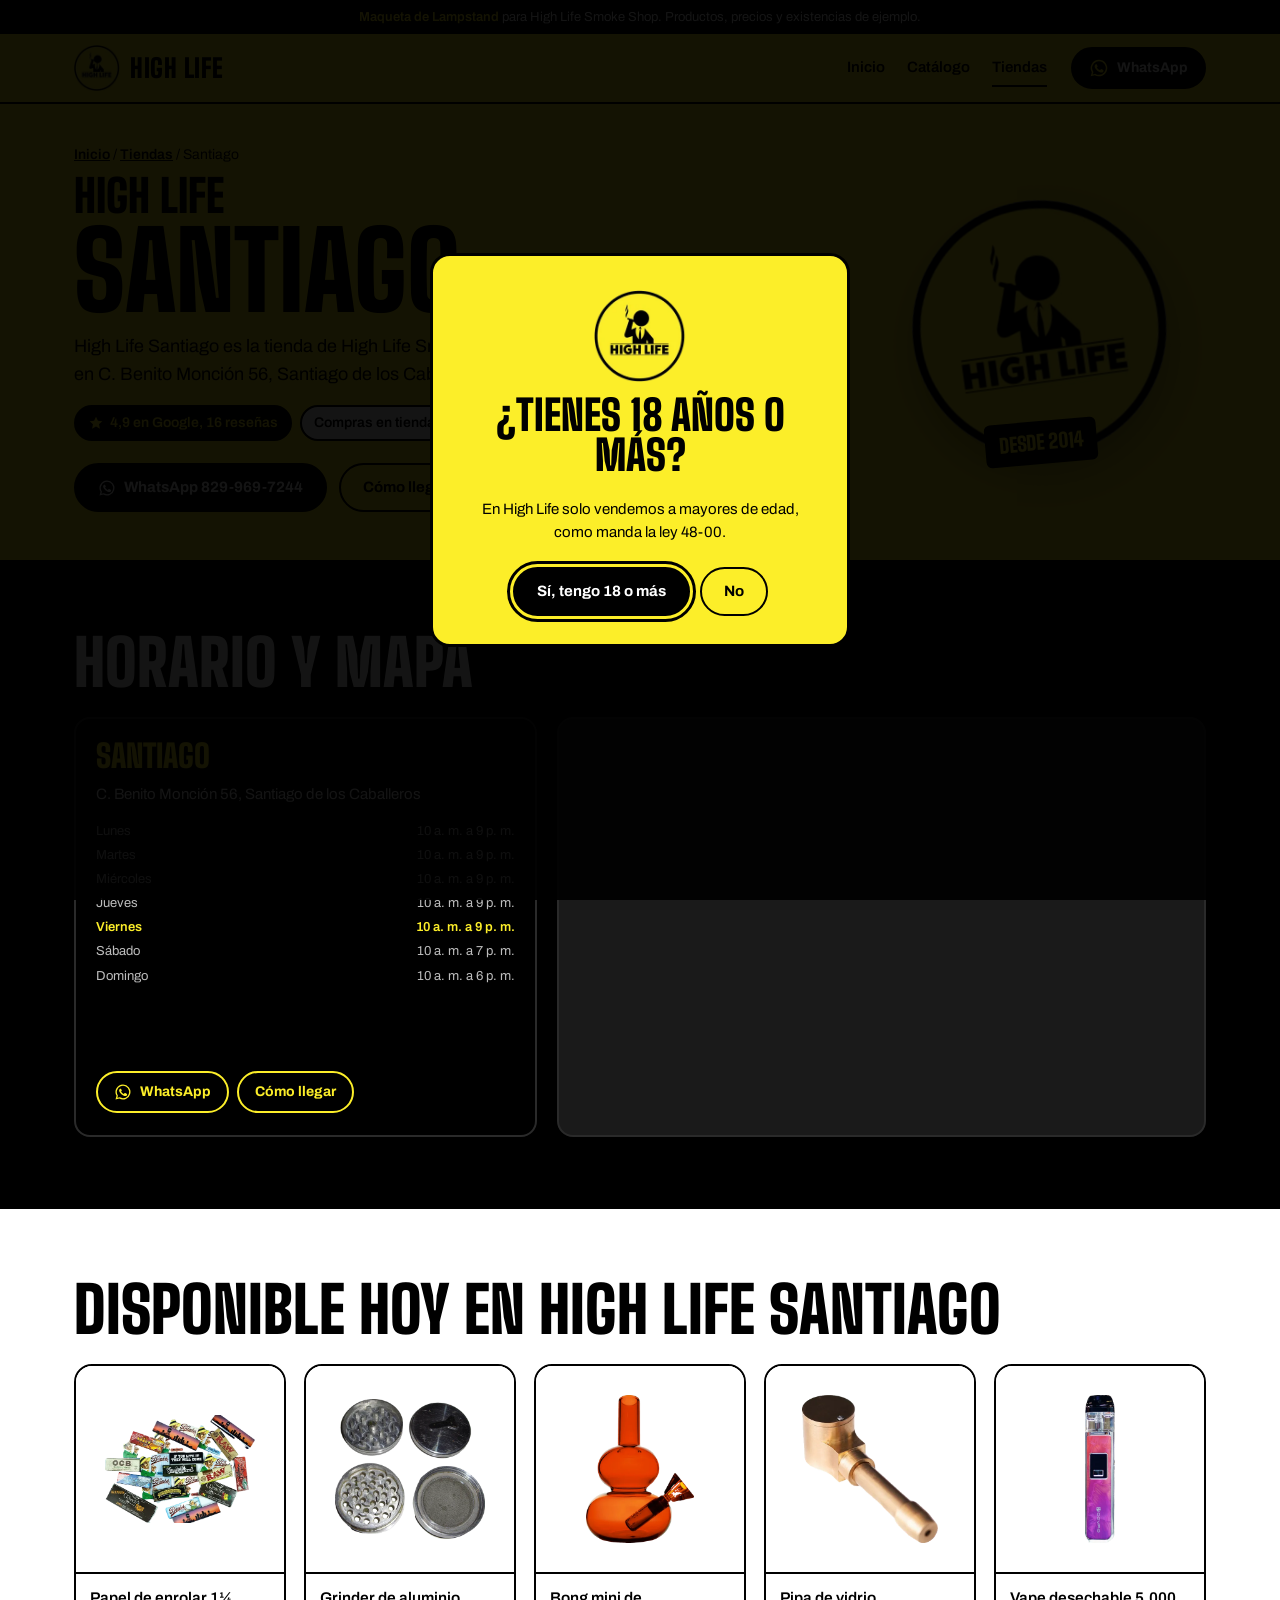
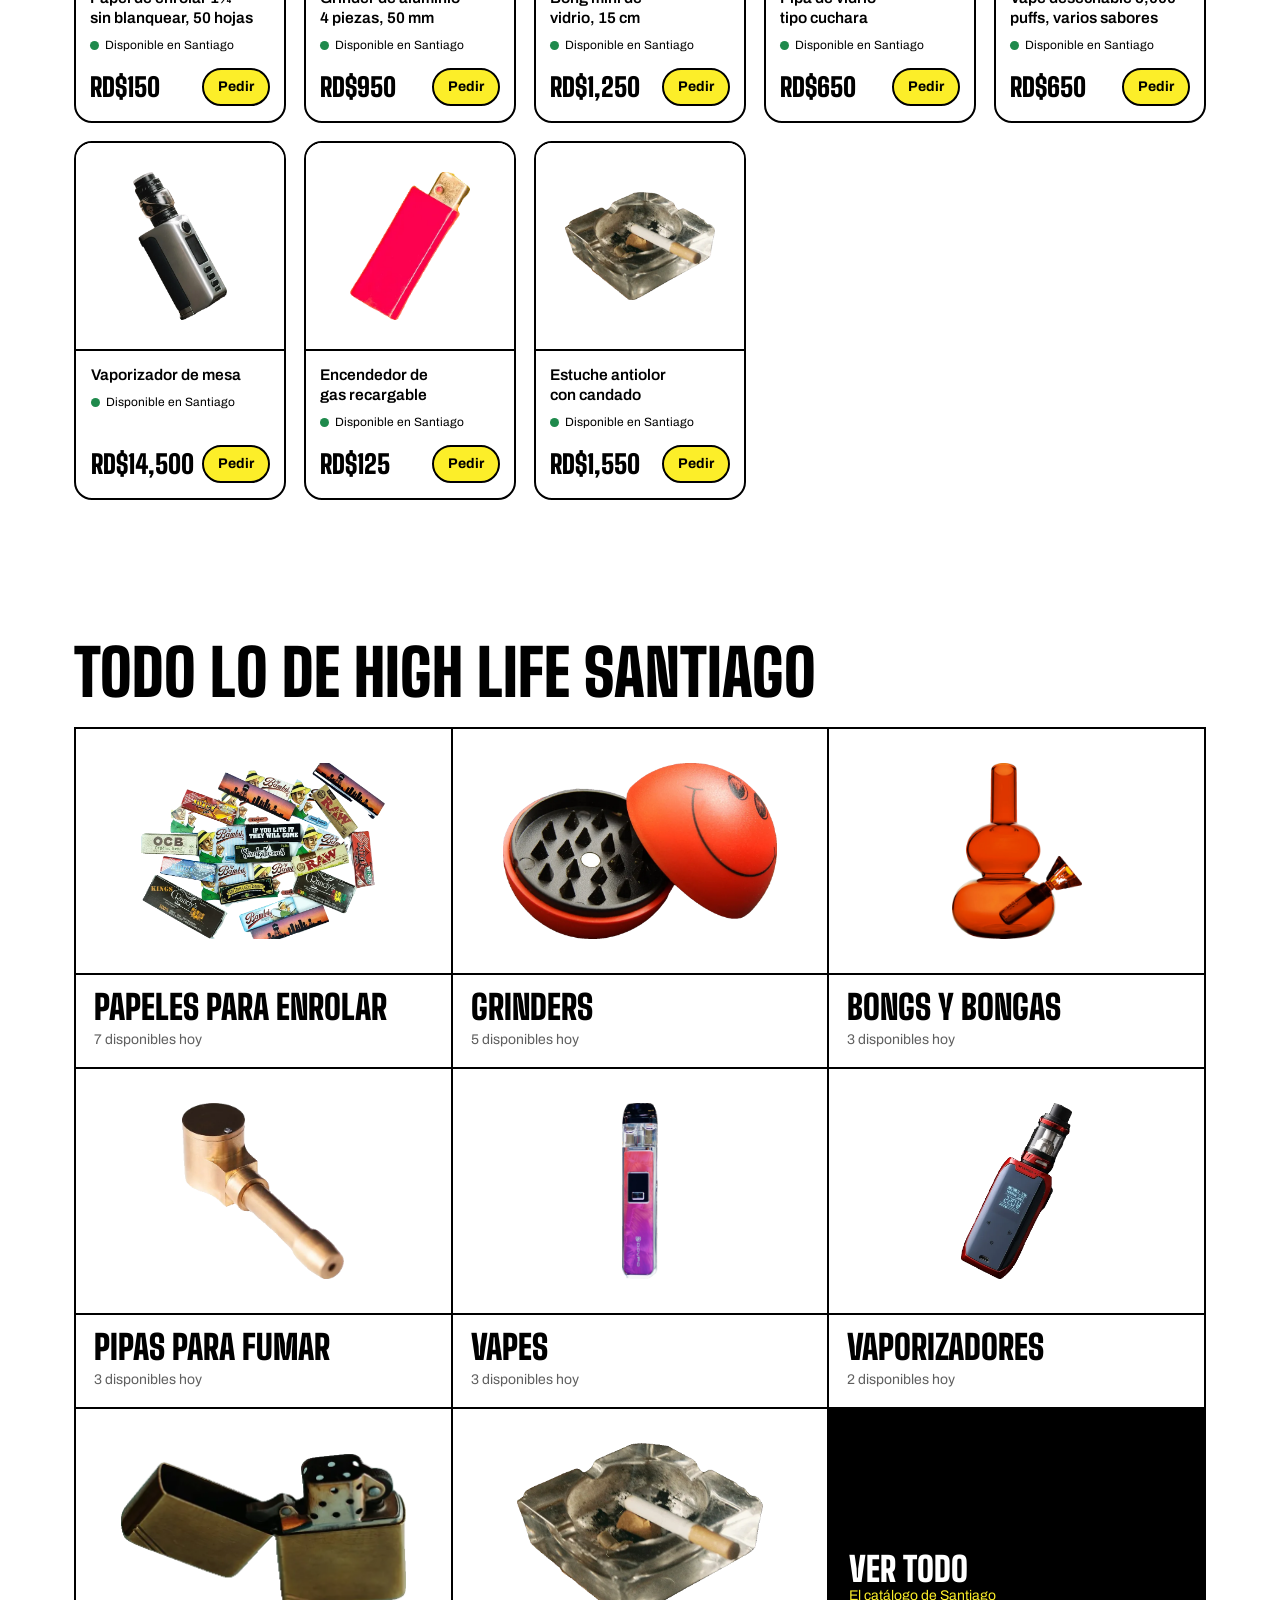
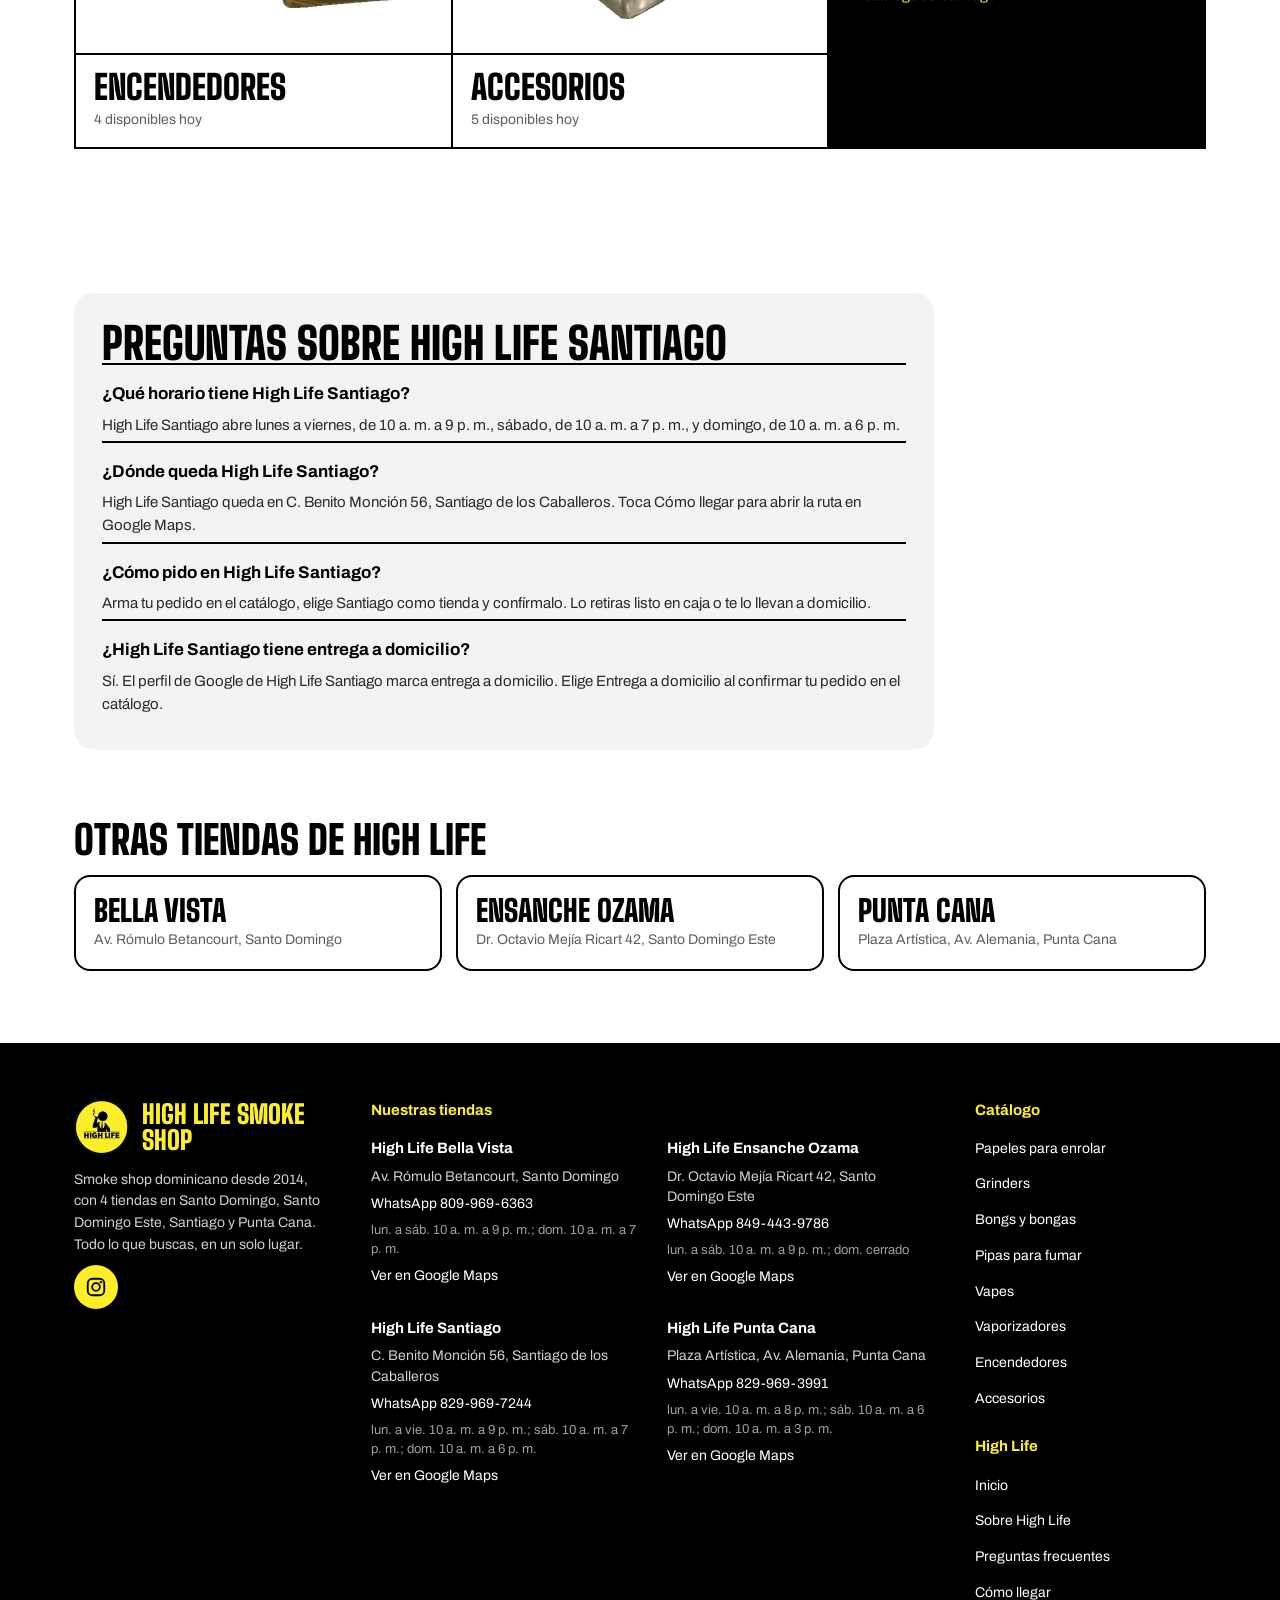
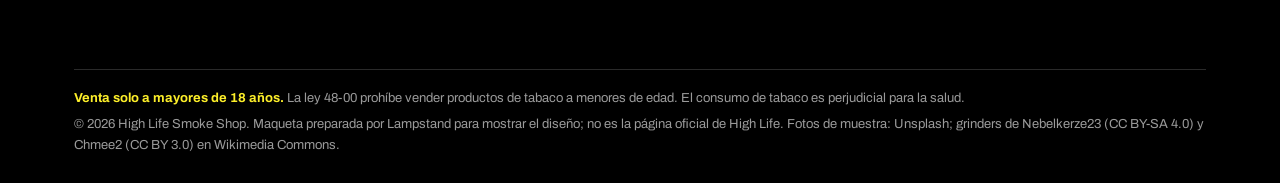
<file: tienda-santiago.html>
<!doctype html>
<html lang="es-DO">
<head>
<meta charset="utf-8">
<meta name="viewport" content="width=device-width, initial-scale=1">
<title>High Life Smoke Shop Santiago | Smoke shop en Santiago de los Caballeros</title>
<meta name="description" content="High Life Santiago: C. Benito Monción 56, Santiago de los Caballeros. Horario, WhatsApp, cómo llegar y qué hay hoy: vapes, papel de enrolar, grinders, bongs y más.">
<meta name="robots" content="noindex, nofollow">
<link rel="canonical" href="https://jorgecesar7.github.io/highlife-demo/tienda-santiago.html">
<meta property="og:type" content="website">
<meta property="og:site_name" content="High Life Smoke Shop">
<meta property="og:locale" content="es_DO">
<meta property="og:title" content="High Life Smoke Shop Santiago | Smoke shop en Santiago de los Caballeros">
<meta property="og:description" content="High Life Santiago: C. Benito Monción 56, Santiago de los Caballeros. Horario, WhatsApp, cómo llegar y qué hay hoy: vapes, papel de enrolar, grinders, bongs y más.">
<meta property="og:url" content="https://jorgecesar7.github.io/highlife-demo/tienda-santiago.html">
<meta property="og:image" content="https://jorgecesar7.github.io/highlife-demo/assets/logo.png">
<meta property="og:image:width" content="512"><meta property="og:image:height" content="512">
<meta property="og:image:alt" content="Logo de High Life Smoke Shop">
<meta name="twitter:card" content="summary">
<meta name="theme-color" content="#FCEE29">
<link rel="icon" href="assets/logo.png">
<script type="application/ld+json">
{
 "@context": "https://schema.org",
 "@graph": [
  {
   "@type": "WebSite",
   "@id": "https://jorgecesar7.github.io/highlife-demo/#website",
   "name": "High Life Smoke Shop",
   "url": "https://jorgecesar7.github.io/highlife-demo/",
   "inLanguage": "es-DO",
   "publisher": {
    "@id": "https://jorgecesar7.github.io/highlife-demo/#org"
   }
  },
  {
   "@type": "Organization",
   "@id": "https://jorgecesar7.github.io/highlife-demo/#org",
   "name": "High Life Smoke Shop",
   "url": "https://jorgecesar7.github.io/highlife-demo/",
   "description": "High Life Smoke Shop es una cadena dominicana de smoke shops con 4 tiendas en Santo Domingo, Santo Domingo Este, Santiago y Punta Cana. Vende papel de enrolar, grinders, bongs, pipas, vapes, vaporizadores, encendedores y accesorios, solo a mayores de 18 años.",
   "logo": {
    "@type": "ImageObject",
    "url": "https://jorgecesar7.github.io/highlife-demo/assets/logo.png",
    "width": 512,
    "height": 512
   },
   "image": "https://jorgecesar7.github.io/highlife-demo/assets/logo.png",
   "foundingDate": "2014",
   "sameAs": [
    "https://www.instagram.com/highlifedr/"
   ],
   "hasOfferCatalog": {
    "@type": "OfferCatalog",
    "name": "Catálogo de High Life Smoke Shop",
    "url": "https://jorgecesar7.github.io/highlife-demo/catalogo.html",
    "itemListElement": [
     {
      "@type": "OfferCatalog",
      "name": "Papeles para enrolar",
      "url": "https://jorgecesar7.github.io/highlife-demo/catalogo.html#papeles-para-enrolar"
     },
     {
      "@type": "OfferCatalog",
      "name": "Grinders",
      "url": "https://jorgecesar7.github.io/highlife-demo/catalogo.html#grinders"
     },
     {
      "@type": "OfferCatalog",
      "name": "Bongs y bongas",
      "url": "https://jorgecesar7.github.io/highlife-demo/catalogo.html#bongs-y-bongas"
     },
     {
      "@type": "OfferCatalog",
      "name": "Pipas para fumar",
      "url": "https://jorgecesar7.github.io/highlife-demo/catalogo.html#pipas-para-fumar"
     },
     {
      "@type": "OfferCatalog",
      "name": "Vapes",
      "url": "https://jorgecesar7.github.io/highlife-demo/catalogo.html#vapes"
     },
     {
      "@type": "OfferCatalog",
      "name": "Vaporizadores",
      "url": "https://jorgecesar7.github.io/highlife-demo/catalogo.html#vaporizadores"
     },
     {
      "@type": "OfferCatalog",
      "name": "Encendedores",
      "url": "https://jorgecesar7.github.io/highlife-demo/catalogo.html#encendedores"
     },
     {
      "@type": "OfferCatalog",
      "name": "Accesorios",
      "url": "https://jorgecesar7.github.io/highlife-demo/catalogo.html#accesorios"
     }
    ]
   }
  },
  {
   "@type": "Store",
   "@id": "https://jorgecesar7.github.io/highlife-demo/#santiago",
   "name": "High Life Smoke Shop Santiago",
   "url": "https://jorgecesar7.github.io/highlife-demo/tienda-santiago.html",
   "image": "https://jorgecesar7.github.io/highlife-demo/assets/logo.png",
   "parentOrganization": {
    "@id": "https://jorgecesar7.github.io/highlife-demo/#org"
   },
   "brand": {
    "@id": "https://jorgecesar7.github.io/highlife-demo/#org"
   },
   "address": {
    "@type": "PostalAddress",
    "streetAddress": "C. Benito Monción 56",
    "addressLocality": "Santiago de los Caballeros",
    "addressRegion": "Santiago",
    "addressCountry": "DO",
    "postalCode": "51000"
   },
   "geo": {
    "@type": "GeoCoordinates",
    "latitude": 19.4534763,
    "longitude": -70.7066485
   },
   "hasMap": "https://maps.google.com/?cid=18119743240042916362",
   "openingHoursSpecification": [
    {
     "@type": "OpeningHoursSpecification",
     "dayOfWeek": [
      "Monday",
      "Tuesday",
      "Wednesday",
      "Thursday",
      "Friday"
     ],
     "opens": "10:00",
     "closes": "21:00"
    },
    {
     "@type": "OpeningHoursSpecification",
     "dayOfWeek": [
      "Saturday"
     ],
     "opens": "10:00",
     "closes": "19:00"
    },
    {
     "@type": "OpeningHoursSpecification",
     "dayOfWeek": [
      "Sunday"
     ],
     "opens": "10:00",
     "closes": "18:00"
    }
   ],
   "currenciesAccepted": "DOP",
   "priceRange": "RD$100-RD$14,500",
   "sameAs": [
    "https://www.instagram.com/highlifedr/"
   ],
   "telephone": "+1-829-969-7244"
  },
  {
   "@type": "WebPage",
   "@id": "https://jorgecesar7.github.io/highlife-demo/tienda-santiago.html#webpage",
   "url": "https://jorgecesar7.github.io/highlife-demo/tienda-santiago.html",
   "name": "High Life Smoke Shop Santiago | Smoke shop en Santiago de los Caballeros",
   "description": "High Life Santiago: C. Benito Monción 56, Santiago de los Caballeros. Horario, WhatsApp, cómo llegar y qué hay hoy: vapes, papel de enrolar, grinders, bongs y más.",
   "inLanguage": "es-DO",
   "isPartOf": {
    "@id": "https://jorgecesar7.github.io/highlife-demo/#website"
   },
   "about": {
    "@id": "https://jorgecesar7.github.io/highlife-demo/#org"
   },
   "primaryImageOfPage": {
    "@id": "https://jorgecesar7.github.io/highlife-demo/#logo-img"
   },
   "breadcrumb": {
    "@id": "https://jorgecesar7.github.io/highlife-demo/tienda-santiago.html#breadcrumb"
   }
  },
  {
   "@type": "ImageObject",
   "@id": "https://jorgecesar7.github.io/highlife-demo/#logo-img",
   "url": "https://jorgecesar7.github.io/highlife-demo/assets/logo.png",
   "width": 512,
   "height": 512
  },
  {
   "@type": "BreadcrumbList",
   "@id": "https://jorgecesar7.github.io/highlife-demo/tienda-santiago.html#breadcrumb",
   "itemListElement": [
    {
     "@type": "ListItem",
     "position": 1,
     "name": "Inicio",
     "item": "https://jorgecesar7.github.io/highlife-demo/"
    },
    {
     "@type": "ListItem",
     "position": 2,
     "name": "Tiendas",
     "item": "https://jorgecesar7.github.io/highlife-demo/tiendas.html"
    },
    {
     "@type": "ListItem",
     "position": 3,
     "name": "High Life Santiago",
     "item": "https://jorgecesar7.github.io/highlife-demo/tienda-santiago.html"
    }
   ]
  }
 ]
}
</script>
<link rel="preload" href="assets/fonts/big-shoulders-display-latin-900-normal.woff2" as="font" type="font/woff2" crossorigin>
<link rel="preload" href="assets/fonts/archivo-latin-400-normal.woff2" as="font" type="font/woff2" crossorigin>
<link rel="stylesheet" href="assets/styles.css?v=006f8e3b">
</head><body>
<a class="skip" href="#contenido">Saltar al contenido</a>
<div class="demo-bar"><b>Maqueta de Lampstand</b> para High Life Smoke Shop. Productos, precios y existencias de ejemplo.</div>
<div class="gate" id="gate" hidden role="dialog" aria-modal="true" aria-labelledby="gate-t">
 <div class="gate-box"><img src="assets/logo-200.webp" alt="" width="92" height="92"><p class="gate-t" id="gate-t">¿Tienes 18 años o más?</p>
 <p>En High Life solo vendemos a mayores de edad, como manda la ley 48-00.</p>
 <div class="row"><button class="btn" data-yes>Sí, tengo 18 o más</button><button class="btn ghost" data-no>No</button></div>
 <p class="no-msg" hidden>Esta página es solo para mayores de 18 años.</p></div>
</div>
<header class="site-head"><div class="wrap">
 <a class="logo" href="index.html"><img src="assets/logo-96.webp" alt="High Life Smoke Shop" width="46" height="46"><span>High Life</span></a>
 <nav class="nav" aria-label="Principal"><a href="index.html">Inicio</a><a href="catalogo.html">Catálogo</a><a href="tiendas.html" aria-current=page>Tiendas</a></nav>
 <div class="wa-menu">
  <button class="btn sm wa-btn" id="waBtn" aria-expanded="false" aria-controls="waList" aria-label="Escribir por WhatsApp a una tienda"><svg class="wa-ico" viewBox="0 0 24 24" aria-hidden="true"><path fill="currentColor" d="M12 2a10 10 0 0 0-8.6 15.1L2 22l5-1.3A10 10 0 1 0 12 2Zm0 18.2a8.2 8.2 0 0 1-4.2-1.1l-.3-.2-3 .8.8-2.9-.2-.3A8.2 8.2 0 1 1 12 20.2Zm4.5-6.1c-.2-.1-1.5-.7-1.7-.8-.2-.1-.4-.1-.6.1l-.8 1c-.1.2-.3.2-.5.1a6.7 6.7 0 0 1-3.3-2.9c-.3-.4.2-.4.7-1.4.1-.2 0-.3 0-.4l-.8-1.8c-.2-.5-.4-.4-.6-.4h-.5a1 1 0 0 0-.7.3 3 3 0 0 0-.9 2.2 5.2 5.2 0 0 0 1.1 2.7 11.8 11.8 0 0 0 4.5 4c1.7.7 2.4.8 3.2.6.5-.1 1.5-.6 1.7-1.2.2-.6.2-1.1.2-1.2-.1-.1-.3-.2-.5-.3Z"/></svg><span>WhatsApp</span></button>
  <ul class="wa-list" id="waList" hidden><li><a href="https://wa.me/18099696363?text=Hola%20High%20Life%20Bella%20Vista%2C%20tengo%20una%20pregunta." target="_blank" rel="noopener"><b>Bella Vista</b><span>809-969-6363</span></a></li><li><a href="https://wa.me/18494439786?text=Hola%20High%20Life%20Ensanche%20Ozama%2C%20tengo%20una%20pregunta." target="_blank" rel="noopener"><b>Ensanche Ozama</b><span>849-443-9786</span></a></li><li><a href="https://wa.me/18299697244?text=Hola%20High%20Life%20Santiago%2C%20tengo%20una%20pregunta." target="_blank" rel="noopener"><b>Santiago</b><span>829-969-7244</span></a></li><li><a href="https://wa.me/18299693991?text=Hola%20High%20Life%20Punta%20Cana%2C%20tengo%20una%20pregunta." target="_blank" rel="noopener"><b>Punta Cana</b><span>829-969-3991</span></a></li></ul>
 </div>
</div></header>
<main id="contenido">
<section class="store-hero" aria-labelledby="h1"><div class="wrap">
 <div>
  <nav class="crumbs" aria-label="Ruta"><a href="index.html">Inicio</a> <span aria-hidden="true">/</span> <a href="tiendas.html">Tiendas</a> <span aria-hidden="true">/</span> <span aria-current="page">Santiago</span></nav>
  <h1 id="h1"><span class="kicker-name">High Life</span> Santiago</h1>
  <p class="lede">High Life Santiago es la tienda de High Life Smoke Shop en C. Benito Monción 56, Santiago de los Caballeros.</p>
  <div class="badges"><span class="badge rating"><svg class="star" viewBox="0 0 24 24" aria-hidden="true"><path fill="currentColor" d="M12 2.5l2.9 6.2 6.6.7-5 4.5 1.4 6.6L12 17.2 6.1 20.5l1.4-6.6-5-4.5 6.6-.7z"/></svg>4,9 en Google, 16 reseñas</span><span class="badge">Compras en tienda</span><span class="badge">Retiro en tienda</span><span class="badge">Entrega a domicilio</span></div>
  <div class="ctas"><a class="btn" href="https://wa.me/18299697244?text=Hola%20High%20Life%20Santiago%2C%20tengo%20una%20pregunta." target="_blank" rel="noopener"><svg class="wa-ico" viewBox="0 0 24 24" aria-hidden="true"><path fill="currentColor" d="M12 2a10 10 0 0 0-8.6 15.1L2 22l5-1.3A10 10 0 1 0 12 2Zm0 18.2a8.2 8.2 0 0 1-4.2-1.1l-.3-.2-3 .8.8-2.9-.2-.3A8.2 8.2 0 1 1 12 20.2Zm4.5-6.1c-.2-.1-1.5-.7-1.7-.8-.2-.1-.4-.1-.6.1l-.8 1c-.1.2-.3.2-.5.1a6.7 6.7 0 0 1-3.3-2.9c-.3-.4.2-.4.7-1.4.1-.2 0-.3 0-.4l-.8-1.8c-.2-.5-.4-.4-.6-.4h-.5a1 1 0 0 0-.7.3 3 3 0 0 0-.9 2.2 5.2 5.2 0 0 0 1.1 2.7 11.8 11.8 0 0 0 4.5 4c1.7.7 2.4.8 3.2.6.5-.1 1.5-.6 1.7-1.2.2-.6.2-1.1.2-1.2-.1-.1-.3-.2-.5-.3Z"/></svg>WhatsApp 829-969-7244</a><a class="btn ghost" href="https://maps.google.com/?cid=18119743240042916362" target="_blank" rel="noopener">Cómo llegar</a></div>
 </div>
 <div class="store-stamp" aria-hidden="true"><img src="assets/logo-720.webp" alt="" width="260" height="260"><span>Desde 2014</span></div>
</div></section>
<section class="sec dark" aria-labelledby="info-t"><div class="wrap">
 <div class="sec-head"><h2 id="info-t">Horario y mapa</h2></div>
 <div class="store-grid"><article class="store" id="tienda-sti" data-store="STI">
  <h3><a href="tienda-santiago.html">Santiago</a></h3>
  <p class="addr">C. Benito Monción 56, Santiago de los Caballeros</p>
  <p class="special" hidden></p>
  <table><caption class="sr">Horario de High Life Santiago</caption><tr data-day="1"><th scope="row">Lunes</th><td>10 a. m. a 9 p. m.</td></tr><tr data-day="2"><th scope="row">Martes</th><td>10 a. m. a 9 p. m.</td></tr><tr data-day="3"><th scope="row">Miércoles</th><td>10 a. m. a 9 p. m.</td></tr><tr data-day="4"><th scope="row">Jueves</th><td>10 a. m. a 9 p. m.</td></tr><tr data-day="5"><th scope="row">Viernes</th><td>10 a. m. a 9 p. m.</td></tr><tr data-day="6"><th scope="row">Sábado</th><td>10 a. m. a 7 p. m.</td></tr><tr data-day="0"><th scope="row">Domingo</th><td>10 a. m. a 6 p. m.</td></tr></table>
  <div class="acts"><a class="btn ghost sm" href="https://wa.me/18299697244?text=Hola%20High%20Life%20Santiago%2C%20tengo%20una%20pregunta." target="_blank" rel="noopener"><svg class="wa-ico" viewBox="0 0 24 24" aria-hidden="true"><path fill="currentColor" d="M12 2a10 10 0 0 0-8.6 15.1L2 22l5-1.3A10 10 0 1 0 12 2Zm0 18.2a8.2 8.2 0 0 1-4.2-1.1l-.3-.2-3 .8.8-2.9-.2-.3A8.2 8.2 0 1 1 12 20.2Zm4.5-6.1c-.2-.1-1.5-.7-1.7-.8-.2-.1-.4-.1-.6.1l-.8 1c-.1.2-.3.2-.5.1a6.7 6.7 0 0 1-3.3-2.9c-.3-.4.2-.4.7-1.4.1-.2 0-.3 0-.4l-.8-1.8c-.2-.5-.4-.4-.6-.4h-.5a1 1 0 0 0-.7.3 3 3 0 0 0-.9 2.2 5.2 5.2 0 0 0 1.1 2.7 11.8 11.8 0 0 0 4.5 4c1.7.7 2.4.8 3.2.6.5-.1 1.5-.6 1.7-1.2.2-.6.2-1.1.2-1.2-.1-.1-.3-.2-.5-.3Z"/></svg>WhatsApp</a><a class="btn ghost sm" href="https://maps.google.com/?cid=18119743240042916362" target="_blank" rel="noopener">Cómo llegar</a></div>
 </article><iframe class="store-map" title="Mapa de High Life Santiago" src="https://maps.google.com/maps?cid=18119743240042916362&output=embed&hl=es" loading="lazy" referrerpolicy="no-referrer-when-downgrade" allowfullscreen></iframe></div>
</div></section>
<section class="sec" aria-labelledby="pick-t"><div class="wrap">
 <div class="sec-head"><h2 id="pick-t">Disponible hoy en High Life Santiago</h2></div>
 <div class="items"><a class="item pick" href="catalogo.html?tienda=STI#papeles-para-enrolar"><img class="pimg" src="assets/fotos/papeles-a-sm.webp" alt="Papel de enrolar 1¼ sin blanquear, 50 hojas" width="400" height="400" loading="lazy"><div class="pbody"><h3>Papel de enrolar 1¼ sin blanquear, 50 hojas</h3><div class="avail"><span class="ok"><i class="dot ok"></i>Disponible en Santiago</span></div><div class="pfoot"><span class="price">RD$150</span><span class="go">Pedir</span></div></div></a><a class="item pick" href="catalogo.html?tienda=STI#grinders"><img class="pimg" src="assets/fotos/grinders-b-sm.webp" alt="Grinder de aluminio 4 piezas, 50 mm" width="400" height="400" loading="lazy"><div class="pbody"><h3>Grinder de aluminio 4 piezas, 50 mm</h3><div class="avail"><span class="ok"><i class="dot ok"></i>Disponible en Santiago</span></div><div class="pfoot"><span class="price">RD$950</span><span class="go">Pedir</span></div></div></a><a class="item pick" href="catalogo.html?tienda=STI#bongs-y-bongas"><img class="pimg" src="assets/fotos/bongs-a-sm.webp" alt="Bong mini de vidrio, 15 cm" width="400" height="400" loading="lazy"><div class="pbody"><h3>Bong mini de vidrio, 15 cm</h3><div class="avail"><span class="ok"><i class="dot ok"></i>Disponible en Santiago</span></div><div class="pfoot"><span class="price">RD$1,250</span><span class="go">Pedir</span></div></div></a><a class="item pick" href="catalogo.html?tienda=STI#pipas-para-fumar"><img class="pimg" src="assets/fotos/pipas-a-sm.webp" alt="Pipa de vidrio tipo cuchara" width="400" height="400" loading="lazy"><div class="pbody"><h3>Pipa de vidrio tipo cuchara</h3><div class="avail"><span class="ok"><i class="dot ok"></i>Disponible en Santiago</span></div><div class="pfoot"><span class="price">RD$650</span><span class="go">Pedir</span></div></div></a><a class="item pick" href="catalogo.html?tienda=STI#vapes"><img class="pimg" src="assets/fotos/vapes-a-sm.webp" alt="Vape desechable 5,000 puffs, varios sabores" width="400" height="400" loading="lazy"><div class="pbody"><h3>Vape desechable 5,000 puffs, varios sabores</h3><div class="avail"><span class="ok"><i class="dot ok"></i>Disponible en Santiago</span></div><div class="pfoot"><span class="price">RD$650</span><span class="go">Pedir</span></div></div></a><a class="item pick" href="catalogo.html?tienda=STI#vaporizadores"><img class="pimg" src="assets/fotos/vapo-b-sm.webp" alt="Vaporizador de mesa" width="400" height="400" loading="lazy"><div class="pbody"><h3>Vaporizador de mesa</h3><div class="avail"><span class="ok"><i class="dot ok"></i>Disponible en Santiago</span></div><div class="pfoot"><span class="price">RD$14,500</span><span class="go">Pedir</span></div></div></a><a class="item pick" href="catalogo.html?tienda=STI#encendedores"><img class="pimg" src="assets/fotos/enc-a-sm.webp" alt="Encendedor de gas recargable" width="400" height="400" loading="lazy"><div class="pbody"><h3>Encendedor de gas recargable</h3><div class="avail"><span class="ok"><i class="dot ok"></i>Disponible en Santiago</span></div><div class="pfoot"><span class="price">RD$125</span><span class="go">Pedir</span></div></div></a><a class="item pick" href="catalogo.html?tienda=STI#accesorios"><img class="pimg" src="assets/fotos/acc-a-sm.webp" alt="Estuche antiolor con candado" width="400" height="400" loading="lazy"><div class="pbody"><h3>Estuche antiolor con candado</h3><div class="avail"><span class="ok"><i class="dot ok"></i>Disponible en Santiago</span></div><div class="pfoot"><span class="price">RD$1,550</span><span class="go">Pedir</span></div></div></a></div>
</div></section>
<section class="sec" aria-labelledby="hay-t"><div class="wrap">
 <div class="sec-head"><h2 id="hay-t">Todo lo de High Life Santiago</h2></div>
 <div class="cats"><a class="cat has-img" href="catalogo.html?tienda=STI#papeles-para-enrolar"><img src="assets/fotos/papeles-a.webp" alt="Papeles para enrolar en High Life Santiago" width="640" height="420" loading="lazy"><b>Papeles para enrolar</b><span>7 disponibles hoy</span></a><a class="cat has-img" href="catalogo.html?tienda=STI#grinders"><img src="assets/fotos/grinders-c.webp" alt="Grinders en High Life Santiago" width="640" height="420" loading="lazy"><b>Grinders</b><span>5 disponibles hoy</span></a><a class="cat has-img" href="catalogo.html?tienda=STI#bongs-y-bongas"><img src="assets/fotos/bongs-a.webp" alt="Bongs y bongas en High Life Santiago" width="640" height="420" loading="lazy"><b>Bongs y bongas</b><span>3 disponibles hoy</span></a><a class="cat has-img" href="catalogo.html?tienda=STI#pipas-para-fumar"><img src="assets/fotos/pipas-a.webp" alt="Pipas para fumar en High Life Santiago" width="640" height="420" loading="lazy"><b>Pipas para fumar</b><span>3 disponibles hoy</span></a><a class="cat has-img" href="catalogo.html?tienda=STI#vapes"><img src="assets/fotos/vapes-a.webp" alt="Vapes en High Life Santiago" width="640" height="420" loading="lazy"><b>Vapes</b><span>3 disponibles hoy</span></a><a class="cat has-img" href="catalogo.html?tienda=STI#vaporizadores"><img src="assets/fotos/vapo-a.webp" alt="Vaporizadores en High Life Santiago" width="640" height="420" loading="lazy"><b>Vaporizadores</b><span>2 disponibles hoy</span></a><a class="cat has-img" href="catalogo.html?tienda=STI#encendedores"><img src="assets/fotos/enc-b.webp" alt="Encendedores en High Life Santiago" width="640" height="420" loading="lazy"><b>Encendedores</b><span>4 disponibles hoy</span></a><a class="cat has-img" href="catalogo.html?tienda=STI#accesorios"><img src="assets/fotos/acc-a.webp" alt="Accesorios en High Life Santiago" width="640" height="420" loading="lazy"><b>Accesorios</b><span>5 disponibles hoy</span></a><a class="cat all" href="catalogo.html?tienda=STI"><b>Ver todo</b><span>El catálogo de Santiago</span></a></div>
</div></section>
<section class="sec store-faq" aria-labelledby="sfaq-t"><div class="wrap">
 <div class="faq"><h2 id="sfaq-t">Preguntas sobre High Life Santiago</h2><div class='qa'><h3>¿Qué horario tiene High Life Santiago?</h3><p>High Life Santiago abre lunes a viernes, de 10 a. m. a 9 p. m., sábado, de 10 a. m. a 7 p. m., y domingo, de 10 a. m. a 6 p. m.</p></div><div class='qa'><h3>¿Dónde queda High Life Santiago?</h3><p>High Life Santiago queda en C. Benito Monción 56, Santiago de los Caballeros. Toca Cómo llegar para abrir la ruta en Google Maps.</p></div><div class='qa'><h3>¿Cómo pido en High Life Santiago?</h3><p>Arma tu pedido en el catálogo, elige Santiago como tienda y confírmalo. Lo retiras listo en caja o te lo llevan a domicilio.</p></div><div class='qa'><h3>¿High Life Santiago tiene entrega a domicilio?</h3><p>Sí. El perfil de Google de High Life Santiago marca entrega a domicilio. Elige Entrega a domicilio al confirmar tu pedido en el catálogo.</p></div></div>
</div></section>
<section class="sec others" aria-labelledby="otras-t"><div class="wrap">
 <h2 id="otras-t">Otras tiendas de High Life</h2>
 <div class="mini-stores"><a class="mini-store" href="tienda-bella-vista.html"><b>Bella Vista</b><span>Av. Rómulo Betancourt, Santo Domingo</span></a><a class="mini-store" href="tienda-ensanche-ozama.html"><b>Ensanche Ozama</b><span>Dr. Octavio Mejía Ricart 42, Santo Domingo Este</span></a><a class="mini-store" href="tienda-punta-cana.html"><b>Punta Cana</b><span>Plaza Artística, Av. Alemania, Punta Cana</span></a></div>
</div></section>
</main>
<footer class="foot" aria-labelledby="foot-t"><div class="wrap">
 <div class="f-brand">
  <a class="f-logo" href="index.html"><img src="assets/logo-96.webp" alt="" width="56" height="56" loading="lazy"><span id="foot-t">High Life Smoke Shop</span></a>
  <p>Smoke shop dominicano desde 2014, con 4 tiendas en Santo Domingo, Santo Domingo Este, Santiago y Punta Cana. Todo lo que buscas, en un solo lugar.</p>
  <div class="f-social"><a class="ig" href="https://www.instagram.com/highlifedr/" target="_blank" rel="noopener me" aria-label="Instagram de High Life (@highlifedr)" title="Instagram @highlifedr"><svg viewBox="0 0 24 24" aria-hidden="true"><rect x="3" y="3" width="18" height="18" rx="5" fill="none" stroke="currentColor" stroke-width="2"/><circle cx="12" cy="12" r="4.2" fill="none" stroke="currentColor" stroke-width="2"/><circle cx="17.3" cy="6.7" r="1.3" fill="currentColor"/></svg></a></div>
 </div>
 <div class="f-stores"><p class="f-h">Nuestras tiendas</p><div class="f-grid"><address class="f-store"><a class="f-name" href="tienda-bella-vista.html">High Life Bella Vista</a><span>Av. Rómulo Betancourt, Santo Domingo</span><a href="https://wa.me/18099696363?text=Hola%20High%20Life%20Bella%20Vista%2C%20tengo%20una%20pregunta." target="_blank" rel="noopener">WhatsApp 809-969-6363</a><span class="f-hrs">lun. a sáb. 10 a. m. a 9 p. m.; dom. 10 a. m. a 7 p. m.</span><a href="https://maps.google.com/?cid=11975982351226600082" target="_blank" rel="noopener">Ver en Google Maps</a></address><address class="f-store"><a class="f-name" href="tienda-ensanche-ozama.html">High Life Ensanche Ozama</a><span>Dr. Octavio Mejía Ricart 42, Santo Domingo Este</span><a href="https://wa.me/18494439786?text=Hola%20High%20Life%20Ensanche%20Ozama%2C%20tengo%20una%20pregunta." target="_blank" rel="noopener">WhatsApp 849-443-9786</a><span class="f-hrs">lun. a sáb. 10 a. m. a 9 p. m.; dom. cerrado</span><a href="https://maps.google.com/?cid=7839505212516953428" target="_blank" rel="noopener">Ver en Google Maps</a></address><address class="f-store"><a class="f-name" href="tienda-santiago.html">High Life Santiago</a><span>C. Benito Monción 56, Santiago de los Caballeros</span><a href="https://wa.me/18299697244?text=Hola%20High%20Life%20Santiago%2C%20tengo%20una%20pregunta." target="_blank" rel="noopener">WhatsApp 829-969-7244</a><span class="f-hrs">lun. a vie. 10 a. m. a 9 p. m.; sáb. 10 a. m. a 7 p. m.; dom. 10 a. m. a 6 p. m.</span><a href="https://maps.google.com/?cid=18119743240042916362" target="_blank" rel="noopener">Ver en Google Maps</a></address><address class="f-store"><a class="f-name" href="tienda-punta-cana.html">High Life Punta Cana</a><span>Plaza Artística, Av. Alemania, Punta Cana</span><a href="https://wa.me/18299693991?text=Hola%20High%20Life%20Punta%20Cana%2C%20tengo%20una%20pregunta." target="_blank" rel="noopener">WhatsApp 829-969-3991</a><span class="f-hrs">lun. a vie. 10 a. m. a 8 p. m.; sáb. 10 a. m. a 6 p. m.; dom. 10 a. m. a 3 p. m.</span><a href="https://maps.google.com/?cid=12903321818616243635" target="_blank" rel="noopener">Ver en Google Maps</a></address></div></div>
 <nav class="f-nav" aria-label="Pie de página">
  <p class="f-h">Catálogo</p>
  <ul><li><a href="catalogo.html#papeles-para-enrolar">Papeles para enrolar</a></li><li><a href="catalogo.html#grinders">Grinders</a></li><li><a href="catalogo.html#bongs-y-bongas">Bongs y bongas</a></li><li><a href="catalogo.html#pipas-para-fumar">Pipas para fumar</a></li><li><a href="catalogo.html#vapes">Vapes</a></li><li><a href="catalogo.html#vaporizadores">Vaporizadores</a></li><li><a href="catalogo.html#encendedores">Encendedores</a></li><li><a href="catalogo.html#accesorios">Accesorios</a></li></ul>
  <p class="f-h">High Life</p>
  <ul><li><a href="index.html">Inicio</a></li><li><a href="index.html#sobre">Sobre High Life</a></li><li><a href="index.html#preguntas">Preguntas frecuentes</a></li><li><a href="index.html#mapa">Cómo llegar</a></li></ul>
 </nav>
 <div class="legal">
  <p><b>Venta solo a mayores de 18 años.</b> La ley 48-00 prohíbe vender productos de tabaco a menores de edad. El consumo de tabaco es perjudicial para la salud.</p>
  <p>© 2026 High Life Smoke Shop. Maqueta preparada por Lampstand para mostrar el diseño; no es la página oficial de High Life. Fotos de muestra: Unsplash; grinders de Nebelkerze23 (CC BY-SA 4.0) y Chmee2 (CC BY 3.0) en Wikimedia Commons.</p>
 </div>
</div></footer>
<script>window.FOTOS={"HL-PAP-001":"papeles-a","HL-PAP-002":"papeles-a","HL-PAP-003":"papeles-a","HL-PAP-004":"papeles-a","HL-PAP-005":"conos-a","HL-PAP-006":"papeles-a","HL-PAP-007":"papeles-a","HL-GRI-001":"grinders-b","HL-GRI-002":"grinders-b","HL-GRI-003":"grinders-c","HL-GRI-004":"grinders-c","HL-GRI-005":"grinders-b","HL-BON-001":"bongs-b","HL-BON-002":"bongs-b","HL-BON-003":"bongs-a","HL-BON-004":"bongs-a","HL-BON-005":"bongs-a","HL-PIP-001":"pipas-a","HL-PIP-002":"pipas-a","HL-PIP-003":"pipas-a","HL-PIP-004":"pipas-b","HL-VPE-001":"vapes-a","HL-VPE-002":"vapes-a","HL-VPE-003":"vapes-b","HL-VPE-004":"vapes-b","HL-VAP-001":"vapo-b","HL-VAP-002":"vapo-a","HL-VAP-003":"vapo-b","HL-ENC-001":"enc-a","HL-ENC-002":"enc-b","HL-ENC-003":"enc-b","HL-ENC-004":"enc-a","HL-ACC-001":"acc-b","HL-ACC-002":"acc-b","HL-ACC-003":"acc-a","HL-ACC-004":"acc-a","HL-ACC-005":"acc-a","HL-ACC-006":"acc-b"};</script>
<script src="assets/app.js?v=9b7246ea"></script>
</body>
</html>
</file>
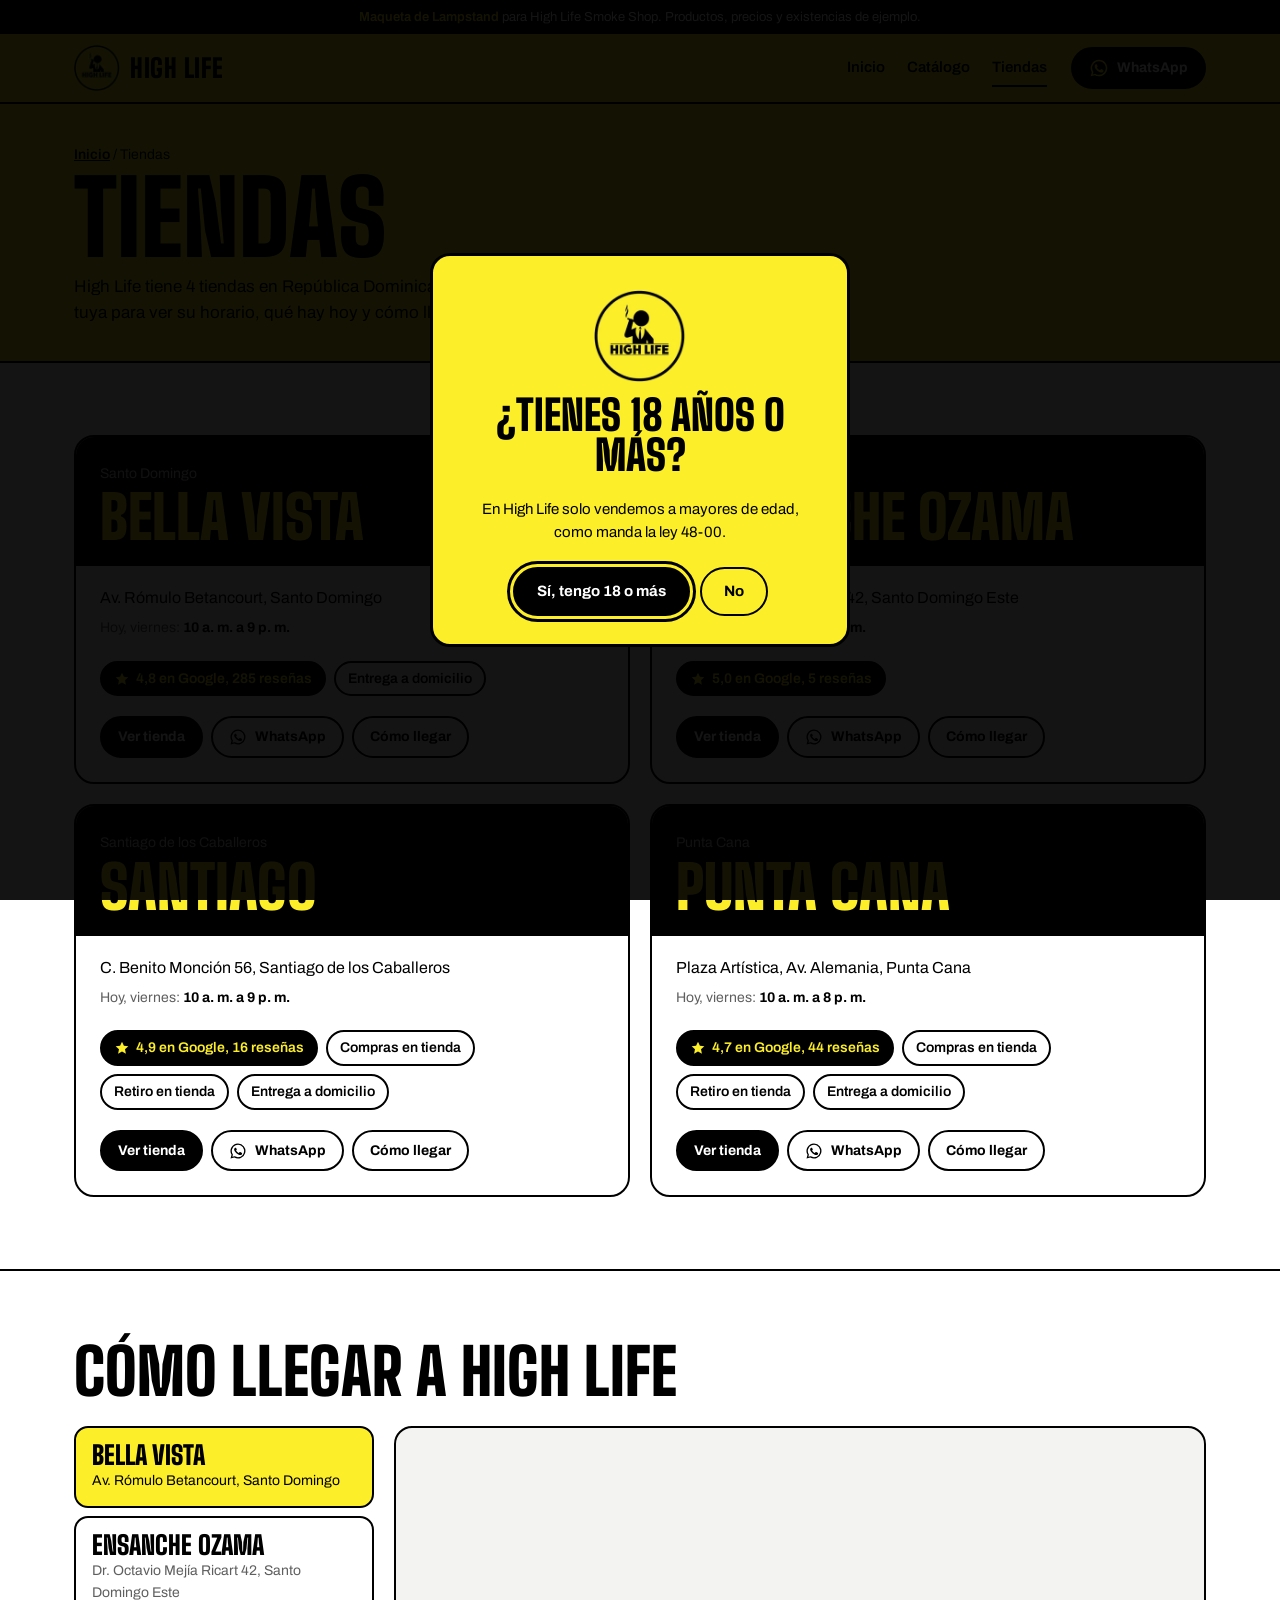
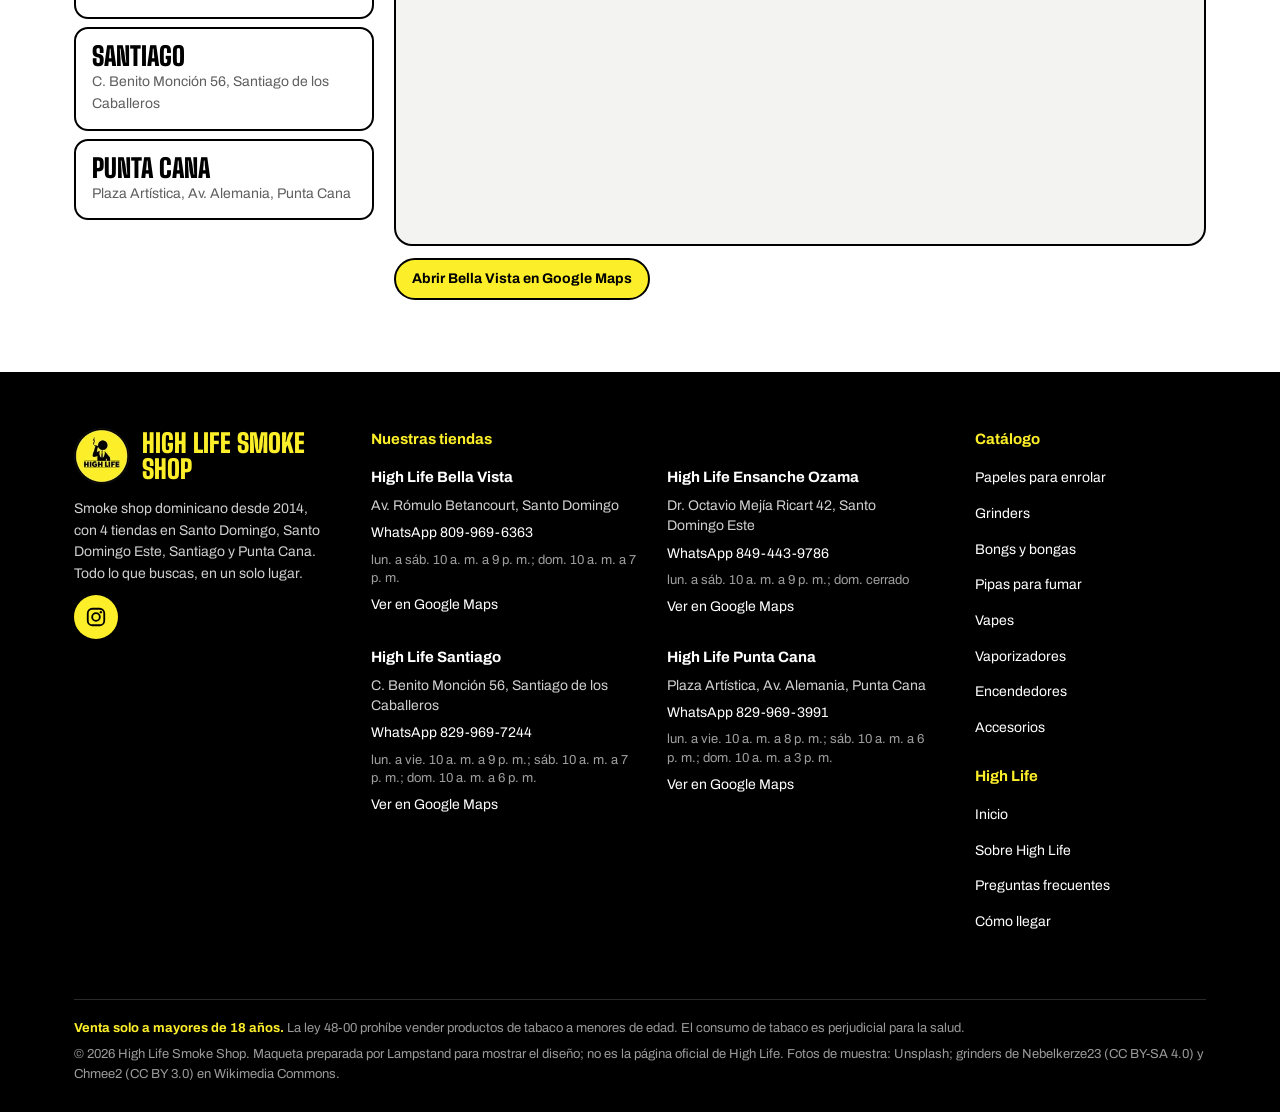
<file: tiendas.html>
<!doctype html>
<html lang="es-DO">
<head>
<meta charset="utf-8">
<meta name="viewport" content="width=device-width, initial-scale=1">
<title>Tiendas High Life en Santo Domingo, Santiago y Punta Cana | High Life Smoke Shop</title>
<meta name="description" content="Las 4 tiendas de High Life Smoke Shop: Bella Vista, Ensanche Ozama, Santiago y Punta Cana. Dirección, horario de hoy, WhatsApp y cómo llegar.">
<meta name="robots" content="noindex, nofollow">
<link rel="canonical" href="https://jorgecesar7.github.io/highlife-demo/tiendas.html">
<meta property="og:type" content="website">
<meta property="og:site_name" content="High Life Smoke Shop">
<meta property="og:locale" content="es_DO">
<meta property="og:title" content="Tiendas High Life en Santo Domingo, Santiago y Punta Cana | High Life Smoke Shop">
<meta property="og:description" content="Las 4 tiendas de High Life Smoke Shop: Bella Vista, Ensanche Ozama, Santiago y Punta Cana. Dirección, horario de hoy, WhatsApp y cómo llegar.">
<meta property="og:url" content="https://jorgecesar7.github.io/highlife-demo/tiendas.html">
<meta property="og:image" content="https://jorgecesar7.github.io/highlife-demo/assets/logo.png">
<meta property="og:image:width" content="512"><meta property="og:image:height" content="512">
<meta property="og:image:alt" content="Logo de High Life Smoke Shop">
<meta name="twitter:card" content="summary">
<meta name="theme-color" content="#FCEE29">
<link rel="icon" href="assets/logo.png">
<script type="application/ld+json">
{
 "@context": "https://schema.org",
 "@graph": [
  {
   "@type": "WebSite",
   "@id": "https://jorgecesar7.github.io/highlife-demo/#website",
   "name": "High Life Smoke Shop",
   "url": "https://jorgecesar7.github.io/highlife-demo/",
   "inLanguage": "es-DO",
   "publisher": {
    "@id": "https://jorgecesar7.github.io/highlife-demo/#org"
   }
  },
  {
   "@type": "Organization",
   "@id": "https://jorgecesar7.github.io/highlife-demo/#org",
   "name": "High Life Smoke Shop",
   "url": "https://jorgecesar7.github.io/highlife-demo/",
   "description": "High Life Smoke Shop es una cadena dominicana de smoke shops con 4 tiendas en Santo Domingo, Santo Domingo Este, Santiago y Punta Cana. Vende papel de enrolar, grinders, bongs, pipas, vapes, vaporizadores, encendedores y accesorios, solo a mayores de 18 años.",
   "logo": {
    "@type": "ImageObject",
    "url": "https://jorgecesar7.github.io/highlife-demo/assets/logo.png",
    "width": 512,
    "height": 512
   },
   "image": "https://jorgecesar7.github.io/highlife-demo/assets/logo.png",
   "foundingDate": "2014",
   "sameAs": [
    "https://www.instagram.com/highlifedr/"
   ],
   "hasOfferCatalog": {
    "@type": "OfferCatalog",
    "name": "Catálogo de High Life Smoke Shop",
    "url": "https://jorgecesar7.github.io/highlife-demo/catalogo.html",
    "itemListElement": [
     {
      "@type": "OfferCatalog",
      "name": "Papeles para enrolar",
      "url": "https://jorgecesar7.github.io/highlife-demo/catalogo.html#papeles-para-enrolar"
     },
     {
      "@type": "OfferCatalog",
      "name": "Grinders",
      "url": "https://jorgecesar7.github.io/highlife-demo/catalogo.html#grinders"
     },
     {
      "@type": "OfferCatalog",
      "name": "Bongs y bongas",
      "url": "https://jorgecesar7.github.io/highlife-demo/catalogo.html#bongs-y-bongas"
     },
     {
      "@type": "OfferCatalog",
      "name": "Pipas para fumar",
      "url": "https://jorgecesar7.github.io/highlife-demo/catalogo.html#pipas-para-fumar"
     },
     {
      "@type": "OfferCatalog",
      "name": "Vapes",
      "url": "https://jorgecesar7.github.io/highlife-demo/catalogo.html#vapes"
     },
     {
      "@type": "OfferCatalog",
      "name": "Vaporizadores",
      "url": "https://jorgecesar7.github.io/highlife-demo/catalogo.html#vaporizadores"
     },
     {
      "@type": "OfferCatalog",
      "name": "Encendedores",
      "url": "https://jorgecesar7.github.io/highlife-demo/catalogo.html#encendedores"
     },
     {
      "@type": "OfferCatalog",
      "name": "Accesorios",
      "url": "https://jorgecesar7.github.io/highlife-demo/catalogo.html#accesorios"
     }
    ]
   }
  },
  {
   "@type": "Store",
   "@id": "https://jorgecesar7.github.io/highlife-demo/#bella-vista",
   "name": "High Life Smoke Shop",
   "url": "https://jorgecesar7.github.io/highlife-demo/tienda-bella-vista.html",
   "image": "https://jorgecesar7.github.io/highlife-demo/assets/logo.png",
   "parentOrganization": {
    "@id": "https://jorgecesar7.github.io/highlife-demo/#org"
   },
   "brand": {
    "@id": "https://jorgecesar7.github.io/highlife-demo/#org"
   },
   "address": {
    "@type": "PostalAddress",
    "streetAddress": "Av. Rómulo Betancourt",
    "addressLocality": "Santo Domingo",
    "addressRegion": "Distrito Nacional",
    "addressCountry": "DO"
   },
   "geo": {
    "@type": "GeoCoordinates",
    "latitude": 18.4497649,
    "longitude": -69.9556197
   },
   "hasMap": "https://maps.google.com/?cid=11975982351226600082",
   "openingHoursSpecification": [
    {
     "@type": "OpeningHoursSpecification",
     "dayOfWeek": [
      "Monday",
      "Tuesday",
      "Wednesday",
      "Thursday",
      "Friday",
      "Saturday"
     ],
     "opens": "10:00",
     "closes": "21:00"
    },
    {
     "@type": "OpeningHoursSpecification",
     "dayOfWeek": [
      "Sunday"
     ],
     "opens": "10:00",
     "closes": "19:00"
    }
   ],
   "currenciesAccepted": "DOP",
   "priceRange": "RD$100-RD$14,500",
   "sameAs": [
    "https://www.instagram.com/highlifedr/"
   ],
   "telephone": "+1-809-969-6363"
  },
  {
   "@type": "Store",
   "@id": "https://jorgecesar7.github.io/highlife-demo/#ensanche-ozama",
   "name": "High Life Smoke Shop Ensanche Ozama",
   "url": "https://jorgecesar7.github.io/highlife-demo/tienda-ensanche-ozama.html",
   "image": "https://jorgecesar7.github.io/highlife-demo/assets/logo.png",
   "parentOrganization": {
    "@id": "https://jorgecesar7.github.io/highlife-demo/#org"
   },
   "brand": {
    "@id": "https://jorgecesar7.github.io/highlife-demo/#org"
   },
   "address": {
    "@type": "PostalAddress",
    "streetAddress": "Dr. Octavio Mejía Ricart 42",
    "addressLocality": "Santo Domingo Este",
    "addressRegion": "Santo Domingo",
    "addressCountry": "DO",
    "postalCode": "11501"
   },
   "geo": {
    "@type": "GeoCoordinates",
    "latitude": 18.4875418,
    "longitude": -69.8705142
   },
   "hasMap": "https://maps.google.com/?cid=7839505212516953428",
   "openingHoursSpecification": [
    {
     "@type": "OpeningHoursSpecification",
     "dayOfWeek": [
      "Monday",
      "Tuesday",
      "Wednesday",
      "Thursday",
      "Friday",
      "Saturday"
     ],
     "opens": "10:00",
     "closes": "21:00"
    }
   ],
   "currenciesAccepted": "DOP",
   "priceRange": "RD$100-RD$14,500",
   "sameAs": [
    "https://www.instagram.com/highlifedr/"
   ],
   "telephone": "+1-849-443-9786"
  },
  {
   "@type": "Store",
   "@id": "https://jorgecesar7.github.io/highlife-demo/#santiago",
   "name": "High Life Smoke Shop Santiago",
   "url": "https://jorgecesar7.github.io/highlife-demo/tienda-santiago.html",
   "image": "https://jorgecesar7.github.io/highlife-demo/assets/logo.png",
   "parentOrganization": {
    "@id": "https://jorgecesar7.github.io/highlife-demo/#org"
   },
   "brand": {
    "@id": "https://jorgecesar7.github.io/highlife-demo/#org"
   },
   "address": {
    "@type": "PostalAddress",
    "streetAddress": "C. Benito Monción 56",
    "addressLocality": "Santiago de los Caballeros",
    "addressRegion": "Santiago",
    "addressCountry": "DO",
    "postalCode": "51000"
   },
   "geo": {
    "@type": "GeoCoordinates",
    "latitude": 19.4534763,
    "longitude": -70.7066485
   },
   "hasMap": "https://maps.google.com/?cid=18119743240042916362",
   "openingHoursSpecification": [
    {
     "@type": "OpeningHoursSpecification",
     "dayOfWeek": [
      "Monday",
      "Tuesday",
      "Wednesday",
      "Thursday",
      "Friday"
     ],
     "opens": "10:00",
     "closes": "21:00"
    },
    {
     "@type": "OpeningHoursSpecification",
     "dayOfWeek": [
      "Saturday"
     ],
     "opens": "10:00",
     "closes": "19:00"
    },
    {
     "@type": "OpeningHoursSpecification",
     "dayOfWeek": [
      "Sunday"
     ],
     "opens": "10:00",
     "closes": "18:00"
    }
   ],
   "currenciesAccepted": "DOP",
   "priceRange": "RD$100-RD$14,500",
   "sameAs": [
    "https://www.instagram.com/highlifedr/"
   ],
   "telephone": "+1-829-969-7244"
  },
  {
   "@type": "Store",
   "@id": "https://jorgecesar7.github.io/highlife-demo/#punta-cana",
   "name": "High Life Smoke Shop Punta Cana",
   "url": "https://jorgecesar7.github.io/highlife-demo/tienda-punta-cana.html",
   "image": "https://jorgecesar7.github.io/highlife-demo/assets/logo.png",
   "parentOrganization": {
    "@id": "https://jorgecesar7.github.io/highlife-demo/#org"
   },
   "brand": {
    "@id": "https://jorgecesar7.github.io/highlife-demo/#org"
   },
   "address": {
    "@type": "PostalAddress",
    "streetAddress": "Plaza Artística, Av. Alemania",
    "addressLocality": "Punta Cana",
    "addressRegion": "La Altagracia",
    "addressCountry": "DO",
    "postalCode": "23301"
   },
   "geo": {
    "@type": "GeoCoordinates",
    "latitude": 18.6873648,
    "longitude": -68.4208587
   },
   "hasMap": "https://maps.google.com/?cid=12903321818616243635",
   "openingHoursSpecification": [
    {
     "@type": "OpeningHoursSpecification",
     "dayOfWeek": [
      "Monday",
      "Tuesday",
      "Wednesday",
      "Thursday",
      "Friday"
     ],
     "opens": "10:00",
     "closes": "20:00"
    },
    {
     "@type": "OpeningHoursSpecification",
     "dayOfWeek": [
      "Saturday"
     ],
     "opens": "10:00",
     "closes": "18:00"
    },
    {
     "@type": "OpeningHoursSpecification",
     "dayOfWeek": [
      "Sunday"
     ],
     "opens": "10:00",
     "closes": "15:00"
    }
   ],
   "currenciesAccepted": "DOP",
   "priceRange": "RD$100-RD$14,500",
   "sameAs": [
    "https://www.instagram.com/highlifedr/"
   ],
   "telephone": "+1-829-969-3991"
  },
  {
   "@type": "WebPage",
   "@id": "https://jorgecesar7.github.io/highlife-demo/tiendas.html#webpage",
   "url": "https://jorgecesar7.github.io/highlife-demo/tiendas.html",
   "name": "Tiendas High Life en Santo Domingo, Santiago y Punta Cana | High Life Smoke Shop",
   "description": "Las 4 tiendas de High Life Smoke Shop: Bella Vista, Ensanche Ozama, Santiago y Punta Cana. Dirección, horario de hoy, WhatsApp y cómo llegar.",
   "inLanguage": "es-DO",
   "isPartOf": {
    "@id": "https://jorgecesar7.github.io/highlife-demo/#website"
   },
   "about": {
    "@id": "https://jorgecesar7.github.io/highlife-demo/#org"
   },
   "primaryImageOfPage": {
    "@id": "https://jorgecesar7.github.io/highlife-demo/#logo-img"
   },
   "breadcrumb": {
    "@id": "https://jorgecesar7.github.io/highlife-demo/tiendas.html#breadcrumb"
   }
  },
  {
   "@type": "ImageObject",
   "@id": "https://jorgecesar7.github.io/highlife-demo/#logo-img",
   "url": "https://jorgecesar7.github.io/highlife-demo/assets/logo.png",
   "width": 512,
   "height": 512
  },
  {
   "@type": "BreadcrumbList",
   "@id": "https://jorgecesar7.github.io/highlife-demo/tiendas.html#breadcrumb",
   "itemListElement": [
    {
     "@type": "ListItem",
     "position": 1,
     "name": "Inicio",
     "item": "https://jorgecesar7.github.io/highlife-demo/"
    },
    {
     "@type": "ListItem",
     "position": 2,
     "name": "Tiendas",
     "item": "https://jorgecesar7.github.io/highlife-demo/tiendas.html"
    }
   ]
  }
 ]
}
</script>
<link rel="preload" href="assets/fonts/big-shoulders-display-latin-900-normal.woff2" as="font" type="font/woff2" crossorigin>
<link rel="preload" href="assets/fonts/archivo-latin-400-normal.woff2" as="font" type="font/woff2" crossorigin>
<link rel="stylesheet" href="assets/styles.css?v=006f8e3b">
</head><body>
<a class="skip" href="#contenido">Saltar al contenido</a>
<div class="demo-bar"><b>Maqueta de Lampstand</b> para High Life Smoke Shop. Productos, precios y existencias de ejemplo.</div>
<div class="gate" id="gate" hidden role="dialog" aria-modal="true" aria-labelledby="gate-t">
 <div class="gate-box"><img src="assets/logo-200.webp" alt="" width="92" height="92"><p class="gate-t" id="gate-t">¿Tienes 18 años o más?</p>
 <p>En High Life solo vendemos a mayores de edad, como manda la ley 48-00.</p>
 <div class="row"><button class="btn" data-yes>Sí, tengo 18 o más</button><button class="btn ghost" data-no>No</button></div>
 <p class="no-msg" hidden>Esta página es solo para mayores de 18 años.</p></div>
</div>
<header class="site-head"><div class="wrap">
 <a class="logo" href="index.html"><img src="assets/logo-96.webp" alt="High Life Smoke Shop" width="46" height="46"><span>High Life</span></a>
 <nav class="nav" aria-label="Principal"><a href="index.html">Inicio</a><a href="catalogo.html">Catálogo</a><a href="tiendas.html" aria-current=page>Tiendas</a></nav>
 <div class="wa-menu">
  <button class="btn sm wa-btn" id="waBtn" aria-expanded="false" aria-controls="waList" aria-label="Escribir por WhatsApp a una tienda"><svg class="wa-ico" viewBox="0 0 24 24" aria-hidden="true"><path fill="currentColor" d="M12 2a10 10 0 0 0-8.6 15.1L2 22l5-1.3A10 10 0 1 0 12 2Zm0 18.2a8.2 8.2 0 0 1-4.2-1.1l-.3-.2-3 .8.8-2.9-.2-.3A8.2 8.2 0 1 1 12 20.2Zm4.5-6.1c-.2-.1-1.5-.7-1.7-.8-.2-.1-.4-.1-.6.1l-.8 1c-.1.2-.3.2-.5.1a6.7 6.7 0 0 1-3.3-2.9c-.3-.4.2-.4.7-1.4.1-.2 0-.3 0-.4l-.8-1.8c-.2-.5-.4-.4-.6-.4h-.5a1 1 0 0 0-.7.3 3 3 0 0 0-.9 2.2 5.2 5.2 0 0 0 1.1 2.7 11.8 11.8 0 0 0 4.5 4c1.7.7 2.4.8 3.2.6.5-.1 1.5-.6 1.7-1.2.2-.6.2-1.1.2-1.2-.1-.1-.3-.2-.5-.3Z"/></svg><span>WhatsApp</span></button>
  <ul class="wa-list" id="waList" hidden><li><a href="https://wa.me/18099696363?text=Hola%20High%20Life%20Bella%20Vista%2C%20tengo%20una%20pregunta." target="_blank" rel="noopener"><b>Bella Vista</b><span>809-969-6363</span></a></li><li><a href="https://wa.me/18494439786?text=Hola%20High%20Life%20Ensanche%20Ozama%2C%20tengo%20una%20pregunta." target="_blank" rel="noopener"><b>Ensanche Ozama</b><span>849-443-9786</span></a></li><li><a href="https://wa.me/18299697244?text=Hola%20High%20Life%20Santiago%2C%20tengo%20una%20pregunta." target="_blank" rel="noopener"><b>Santiago</b><span>829-969-7244</span></a></li><li><a href="https://wa.me/18299693991?text=Hola%20High%20Life%20Punta%20Cana%2C%20tengo%20una%20pregunta." target="_blank" rel="noopener"><b>Punta Cana</b><span>829-969-3991</span></a></li></ul>
 </div>
</div></header>
<main id="contenido">
<section class="cat-hero" aria-labelledby="h1"><div class="wrap">
 <div><nav class="crumbs" aria-label="Ruta"><a href="index.html">Inicio</a> <span aria-hidden="true">/</span> <span aria-current="page">Tiendas</span></nav>
 <h1 id="h1">Tiendas</h1><p>High Life tiene 4 tiendas en República Dominicana. Elige la tuya para ver su horario, qué hay hoy y cómo llegar.</p></div>
</div></section>
<section class="sec" aria-label="Las 4 tiendas"><div class="wrap"><div class="tiles"><article class="tile" data-store="BV">
  <a class="tile-top" href="tienda-bella-vista.html"><span class="tile-city">Santo Domingo</span><h2>Bella Vista</h2></a>
  <div class="tile-body">
   <p class="addr">Av. Rómulo Betancourt, Santo Domingo</p>
   <p class="today"></p>
   <div class="badges"><span class="badge rating"><svg class="star" viewBox="0 0 24 24" aria-hidden="true"><path fill="currentColor" d="M12 2.5l2.9 6.2 6.6.7-5 4.5 1.4 6.6L12 17.2 6.1 20.5l1.4-6.6-5-4.5 6.6-.7z"/></svg>4,8 en Google, 285 reseñas</span><span class="badge">Entrega a domicilio</span></div>
   <div class="acts"><a class="btn sm" href="tienda-bella-vista.html">Ver tienda</a><a class="btn ghost sm" href="https://wa.me/18099696363?text=Hola%20High%20Life%20Bella%20Vista%2C%20tengo%20una%20pregunta." target="_blank" rel="noopener"><svg class="wa-ico" viewBox="0 0 24 24" aria-hidden="true"><path fill="currentColor" d="M12 2a10 10 0 0 0-8.6 15.1L2 22l5-1.3A10 10 0 1 0 12 2Zm0 18.2a8.2 8.2 0 0 1-4.2-1.1l-.3-.2-3 .8.8-2.9-.2-.3A8.2 8.2 0 1 1 12 20.2Zm4.5-6.1c-.2-.1-1.5-.7-1.7-.8-.2-.1-.4-.1-.6.1l-.8 1c-.1.2-.3.2-.5.1a6.7 6.7 0 0 1-3.3-2.9c-.3-.4.2-.4.7-1.4.1-.2 0-.3 0-.4l-.8-1.8c-.2-.5-.4-.4-.6-.4h-.5a1 1 0 0 0-.7.3 3 3 0 0 0-.9 2.2 5.2 5.2 0 0 0 1.1 2.7 11.8 11.8 0 0 0 4.5 4c1.7.7 2.4.8 3.2.6.5-.1 1.5-.6 1.7-1.2.2-.6.2-1.1.2-1.2-.1-.1-.3-.2-.5-.3Z"/></svg>WhatsApp</a><a class="btn ghost sm" href="https://maps.google.com/?cid=11975982351226600082" target="_blank" rel="noopener">Cómo llegar</a></div>
  </div>
 </article><article class="tile" data-store="OZ">
  <a class="tile-top" href="tienda-ensanche-ozama.html"><span class="tile-city">Santo Domingo Este</span><h2>Ensanche Ozama</h2></a>
  <div class="tile-body">
   <p class="addr">Dr. Octavio Mejía Ricart 42, Santo Domingo Este</p>
   <p class="today"></p>
   <div class="badges"><span class="badge rating"><svg class="star" viewBox="0 0 24 24" aria-hidden="true"><path fill="currentColor" d="M12 2.5l2.9 6.2 6.6.7-5 4.5 1.4 6.6L12 17.2 6.1 20.5l1.4-6.6-5-4.5 6.6-.7z"/></svg>5,0 en Google, 5 reseñas</span></div>
   <div class="acts"><a class="btn sm" href="tienda-ensanche-ozama.html">Ver tienda</a><a class="btn ghost sm" href="https://wa.me/18494439786?text=Hola%20High%20Life%20Ensanche%20Ozama%2C%20tengo%20una%20pregunta." target="_blank" rel="noopener"><svg class="wa-ico" viewBox="0 0 24 24" aria-hidden="true"><path fill="currentColor" d="M12 2a10 10 0 0 0-8.6 15.1L2 22l5-1.3A10 10 0 1 0 12 2Zm0 18.2a8.2 8.2 0 0 1-4.2-1.1l-.3-.2-3 .8.8-2.9-.2-.3A8.2 8.2 0 1 1 12 20.2Zm4.5-6.1c-.2-.1-1.5-.7-1.7-.8-.2-.1-.4-.1-.6.1l-.8 1c-.1.2-.3.2-.5.1a6.7 6.7 0 0 1-3.3-2.9c-.3-.4.2-.4.7-1.4.1-.2 0-.3 0-.4l-.8-1.8c-.2-.5-.4-.4-.6-.4h-.5a1 1 0 0 0-.7.3 3 3 0 0 0-.9 2.2 5.2 5.2 0 0 0 1.1 2.7 11.8 11.8 0 0 0 4.5 4c1.7.7 2.4.8 3.2.6.5-.1 1.5-.6 1.7-1.2.2-.6.2-1.1.2-1.2-.1-.1-.3-.2-.5-.3Z"/></svg>WhatsApp</a><a class="btn ghost sm" href="https://maps.google.com/?cid=7839505212516953428" target="_blank" rel="noopener">Cómo llegar</a></div>
  </div>
 </article><article class="tile" data-store="STI">
  <a class="tile-top" href="tienda-santiago.html"><span class="tile-city">Santiago de los Caballeros</span><h2>Santiago</h2></a>
  <div class="tile-body">
   <p class="addr">C. Benito Monción 56, Santiago de los Caballeros</p>
   <p class="today"></p>
   <div class="badges"><span class="badge rating"><svg class="star" viewBox="0 0 24 24" aria-hidden="true"><path fill="currentColor" d="M12 2.5l2.9 6.2 6.6.7-5 4.5 1.4 6.6L12 17.2 6.1 20.5l1.4-6.6-5-4.5 6.6-.7z"/></svg>4,9 en Google, 16 reseñas</span><span class="badge">Compras en tienda</span><span class="badge">Retiro en tienda</span><span class="badge">Entrega a domicilio</span></div>
   <div class="acts"><a class="btn sm" href="tienda-santiago.html">Ver tienda</a><a class="btn ghost sm" href="https://wa.me/18299697244?text=Hola%20High%20Life%20Santiago%2C%20tengo%20una%20pregunta." target="_blank" rel="noopener"><svg class="wa-ico" viewBox="0 0 24 24" aria-hidden="true"><path fill="currentColor" d="M12 2a10 10 0 0 0-8.6 15.1L2 22l5-1.3A10 10 0 1 0 12 2Zm0 18.2a8.2 8.2 0 0 1-4.2-1.1l-.3-.2-3 .8.8-2.9-.2-.3A8.2 8.2 0 1 1 12 20.2Zm4.5-6.1c-.2-.1-1.5-.7-1.7-.8-.2-.1-.4-.1-.6.1l-.8 1c-.1.2-.3.2-.5.1a6.7 6.7 0 0 1-3.3-2.9c-.3-.4.2-.4.7-1.4.1-.2 0-.3 0-.4l-.8-1.8c-.2-.5-.4-.4-.6-.4h-.5a1 1 0 0 0-.7.3 3 3 0 0 0-.9 2.2 5.2 5.2 0 0 0 1.1 2.7 11.8 11.8 0 0 0 4.5 4c1.7.7 2.4.8 3.2.6.5-.1 1.5-.6 1.7-1.2.2-.6.2-1.1.2-1.2-.1-.1-.3-.2-.5-.3Z"/></svg>WhatsApp</a><a class="btn ghost sm" href="https://maps.google.com/?cid=18119743240042916362" target="_blank" rel="noopener">Cómo llegar</a></div>
  </div>
 </article><article class="tile" data-store="PC">
  <a class="tile-top" href="tienda-punta-cana.html"><span class="tile-city">Punta Cana</span><h2>Punta Cana</h2></a>
  <div class="tile-body">
   <p class="addr">Plaza Artística, Av. Alemania, Punta Cana</p>
   <p class="today"></p>
   <div class="badges"><span class="badge rating"><svg class="star" viewBox="0 0 24 24" aria-hidden="true"><path fill="currentColor" d="M12 2.5l2.9 6.2 6.6.7-5 4.5 1.4 6.6L12 17.2 6.1 20.5l1.4-6.6-5-4.5 6.6-.7z"/></svg>4,7 en Google, 44 reseñas</span><span class="badge">Compras en tienda</span><span class="badge">Retiro en tienda</span><span class="badge">Entrega a domicilio</span></div>
   <div class="acts"><a class="btn sm" href="tienda-punta-cana.html">Ver tienda</a><a class="btn ghost sm" href="https://wa.me/18299693991?text=Hola%20High%20Life%20Punta%20Cana%2C%20tengo%20una%20pregunta." target="_blank" rel="noopener"><svg class="wa-ico" viewBox="0 0 24 24" aria-hidden="true"><path fill="currentColor" d="M12 2a10 10 0 0 0-8.6 15.1L2 22l5-1.3A10 10 0 1 0 12 2Zm0 18.2a8.2 8.2 0 0 1-4.2-1.1l-.3-.2-3 .8.8-2.9-.2-.3A8.2 8.2 0 1 1 12 20.2Zm4.5-6.1c-.2-.1-1.5-.7-1.7-.8-.2-.1-.4-.1-.6.1l-.8 1c-.1.2-.3.2-.5.1a6.7 6.7 0 0 1-3.3-2.9c-.3-.4.2-.4.7-1.4.1-.2 0-.3 0-.4l-.8-1.8c-.2-.5-.4-.4-.6-.4h-.5a1 1 0 0 0-.7.3 3 3 0 0 0-.9 2.2 5.2 5.2 0 0 0 1.1 2.7 11.8 11.8 0 0 0 4.5 4c1.7.7 2.4.8 3.2.6.5-.1 1.5-.6 1.7-1.2.2-.6.2-1.1.2-1.2-.1-.1-.3-.2-.5-.3Z"/></svg>WhatsApp</a><a class="btn ghost sm" href="https://maps.google.com/?cid=12903321818616243635" target="_blank" rel="noopener">Cómo llegar</a></div>
  </div>
 </article></div></div></section>
<section class="map-sec" id="mapa" aria-labelledby="mapa-t"><div class="wrap">
 <div class="sec-head"><h2 id="mapa-t">Cómo llegar a High Life</h2></div>
 <div class="map-grid">
  <div class="map-tabs" role="group" aria-label="Elige una tienda para verla en el mapa"><button class="map-tab" aria-pressed="true" aria-controls="map-frame" data-src="https://maps.google.com/maps?cid=11975982351226600082&output=embed&hl=es" data-go="https://maps.google.com/?cid=11975982351226600082" data-name="Bella Vista"><b>Bella Vista</b><span>Av. Rómulo Betancourt, Santo Domingo</span></button><button class="map-tab" aria-pressed="false" aria-controls="map-frame" data-src="https://maps.google.com/maps?cid=7839505212516953428&output=embed&hl=es" data-go="https://maps.google.com/?cid=7839505212516953428" data-name="Ensanche Ozama"><b>Ensanche Ozama</b><span>Dr. Octavio Mejía Ricart 42, Santo Domingo Este</span></button><button class="map-tab" aria-pressed="false" aria-controls="map-frame" data-src="https://maps.google.com/maps?cid=18119743240042916362&output=embed&hl=es" data-go="https://maps.google.com/?cid=18119743240042916362" data-name="Santiago"><b>Santiago</b><span>C. Benito Monción 56, Santiago de los Caballeros</span></button><button class="map-tab" aria-pressed="false" aria-controls="map-frame" data-src="https://maps.google.com/maps?cid=12903321818616243635&output=embed&hl=es" data-go="https://maps.google.com/?cid=12903321818616243635" data-name="Punta Cana"><b>Punta Cana</b><span>Plaza Artística, Av. Alemania, Punta Cana</span></button></div>
  <div class="map-box">
   <iframe id="map-frame" title="Mapa de High Life Smoke Shop Bella Vista" src="https://maps.google.com/maps?cid=11975982351226600082&output=embed&hl=es" loading="lazy" referrerpolicy="no-referrer-when-downgrade" allowfullscreen></iframe>
   <a class="btn yellow sm map-go" id="map-go" href="https://maps.google.com/?cid=11975982351226600082" target="_blank" rel="noopener">Abrir Bella Vista en Google Maps</a>
  </div>
 </div>
</div></section>
</main>
<footer class="foot" aria-labelledby="foot-t"><div class="wrap">
 <div class="f-brand">
  <a class="f-logo" href="index.html"><img src="assets/logo-96.webp" alt="" width="56" height="56" loading="lazy"><span id="foot-t">High Life Smoke Shop</span></a>
  <p>Smoke shop dominicano desde 2014, con 4 tiendas en Santo Domingo, Santo Domingo Este, Santiago y Punta Cana. Todo lo que buscas, en un solo lugar.</p>
  <div class="f-social"><a class="ig" href="https://www.instagram.com/highlifedr/" target="_blank" rel="noopener me" aria-label="Instagram de High Life (@highlifedr)" title="Instagram @highlifedr"><svg viewBox="0 0 24 24" aria-hidden="true"><rect x="3" y="3" width="18" height="18" rx="5" fill="none" stroke="currentColor" stroke-width="2"/><circle cx="12" cy="12" r="4.2" fill="none" stroke="currentColor" stroke-width="2"/><circle cx="17.3" cy="6.7" r="1.3" fill="currentColor"/></svg></a></div>
 </div>
 <div class="f-stores"><p class="f-h">Nuestras tiendas</p><div class="f-grid"><address class="f-store"><a class="f-name" href="tienda-bella-vista.html">High Life Bella Vista</a><span>Av. Rómulo Betancourt, Santo Domingo</span><a href="https://wa.me/18099696363?text=Hola%20High%20Life%20Bella%20Vista%2C%20tengo%20una%20pregunta." target="_blank" rel="noopener">WhatsApp 809-969-6363</a><span class="f-hrs">lun. a sáb. 10 a. m. a 9 p. m.; dom. 10 a. m. a 7 p. m.</span><a href="https://maps.google.com/?cid=11975982351226600082" target="_blank" rel="noopener">Ver en Google Maps</a></address><address class="f-store"><a class="f-name" href="tienda-ensanche-ozama.html">High Life Ensanche Ozama</a><span>Dr. Octavio Mejía Ricart 42, Santo Domingo Este</span><a href="https://wa.me/18494439786?text=Hola%20High%20Life%20Ensanche%20Ozama%2C%20tengo%20una%20pregunta." target="_blank" rel="noopener">WhatsApp 849-443-9786</a><span class="f-hrs">lun. a sáb. 10 a. m. a 9 p. m.; dom. cerrado</span><a href="https://maps.google.com/?cid=7839505212516953428" target="_blank" rel="noopener">Ver en Google Maps</a></address><address class="f-store"><a class="f-name" href="tienda-santiago.html">High Life Santiago</a><span>C. Benito Monción 56, Santiago de los Caballeros</span><a href="https://wa.me/18299697244?text=Hola%20High%20Life%20Santiago%2C%20tengo%20una%20pregunta." target="_blank" rel="noopener">WhatsApp 829-969-7244</a><span class="f-hrs">lun. a vie. 10 a. m. a 9 p. m.; sáb. 10 a. m. a 7 p. m.; dom. 10 a. m. a 6 p. m.</span><a href="https://maps.google.com/?cid=18119743240042916362" target="_blank" rel="noopener">Ver en Google Maps</a></address><address class="f-store"><a class="f-name" href="tienda-punta-cana.html">High Life Punta Cana</a><span>Plaza Artística, Av. Alemania, Punta Cana</span><a href="https://wa.me/18299693991?text=Hola%20High%20Life%20Punta%20Cana%2C%20tengo%20una%20pregunta." target="_blank" rel="noopener">WhatsApp 829-969-3991</a><span class="f-hrs">lun. a vie. 10 a. m. a 8 p. m.; sáb. 10 a. m. a 6 p. m.; dom. 10 a. m. a 3 p. m.</span><a href="https://maps.google.com/?cid=12903321818616243635" target="_blank" rel="noopener">Ver en Google Maps</a></address></div></div>
 <nav class="f-nav" aria-label="Pie de página">
  <p class="f-h">Catálogo</p>
  <ul><li><a href="catalogo.html#papeles-para-enrolar">Papeles para enrolar</a></li><li><a href="catalogo.html#grinders">Grinders</a></li><li><a href="catalogo.html#bongs-y-bongas">Bongs y bongas</a></li><li><a href="catalogo.html#pipas-para-fumar">Pipas para fumar</a></li><li><a href="catalogo.html#vapes">Vapes</a></li><li><a href="catalogo.html#vaporizadores">Vaporizadores</a></li><li><a href="catalogo.html#encendedores">Encendedores</a></li><li><a href="catalogo.html#accesorios">Accesorios</a></li></ul>
  <p class="f-h">High Life</p>
  <ul><li><a href="index.html">Inicio</a></li><li><a href="index.html#sobre">Sobre High Life</a></li><li><a href="index.html#preguntas">Preguntas frecuentes</a></li><li><a href="index.html#mapa">Cómo llegar</a></li></ul>
 </nav>
 <div class="legal">
  <p><b>Venta solo a mayores de 18 años.</b> La ley 48-00 prohíbe vender productos de tabaco a menores de edad. El consumo de tabaco es perjudicial para la salud.</p>
  <p>© 2026 High Life Smoke Shop. Maqueta preparada por Lampstand para mostrar el diseño; no es la página oficial de High Life. Fotos de muestra: Unsplash; grinders de Nebelkerze23 (CC BY-SA 4.0) y Chmee2 (CC BY 3.0) en Wikimedia Commons.</p>
 </div>
</div></footer>
<script>window.FOTOS={"HL-PAP-001":"papeles-a","HL-PAP-002":"papeles-a","HL-PAP-003":"papeles-a","HL-PAP-004":"papeles-a","HL-PAP-005":"conos-a","HL-PAP-006":"papeles-a","HL-PAP-007":"papeles-a","HL-GRI-001":"grinders-b","HL-GRI-002":"grinders-b","HL-GRI-003":"grinders-c","HL-GRI-004":"grinders-c","HL-GRI-005":"grinders-b","HL-BON-001":"bongs-b","HL-BON-002":"bongs-b","HL-BON-003":"bongs-a","HL-BON-004":"bongs-a","HL-BON-005":"bongs-a","HL-PIP-001":"pipas-a","HL-PIP-002":"pipas-a","HL-PIP-003":"pipas-a","HL-PIP-004":"pipas-b","HL-VPE-001":"vapes-a","HL-VPE-002":"vapes-a","HL-VPE-003":"vapes-b","HL-VPE-004":"vapes-b","HL-VAP-001":"vapo-b","HL-VAP-002":"vapo-a","HL-VAP-003":"vapo-b","HL-ENC-001":"enc-a","HL-ENC-002":"enc-b","HL-ENC-003":"enc-b","HL-ENC-004":"enc-a","HL-ACC-001":"acc-b","HL-ACC-002":"acc-b","HL-ACC-003":"acc-a","HL-ACC-004":"acc-a","HL-ACC-005":"acc-a","HL-ACC-006":"acc-b"};</script>
<script src="assets/app.js?v=9b7246ea"></script>
</body>
</html>
</file>
<file: assets/styles.css>
/* High Life Smoke Shop, maqueta de Lampstand */
/* Fuentes alojadas en el sitio (OFL): sin pedir nada a terceros y sin saltos de diseño */
@font-face { font-family: "Big Shoulders Display"; font-style: normal; font-weight: 700; font-display: swap; src: url("fonts/big-shoulders-display-latin-700-normal.woff2") format("woff2"); }
@font-face { font-family: "Big Shoulders Display"; font-style: normal; font-weight: 900; font-display: swap; src: url("fonts/big-shoulders-display-latin-900-normal.woff2") format("woff2"); }
@font-face { font-family: "Archivo"; font-style: normal; font-weight: 400; font-display: swap; src: url("fonts/archivo-latin-400-normal.woff2") format("woff2"); }
@font-face { font-family: "Archivo"; font-style: normal; font-weight: 500; font-display: swap; src: url("fonts/archivo-latin-500-normal.woff2") format("woff2"); }
@font-face { font-family: "Archivo"; font-style: normal; font-weight: 600; font-display: swap; src: url("fonts/archivo-latin-600-normal.woff2") format("woff2"); }
@font-face { font-family: "Archivo"; font-style: normal; font-weight: 700; font-display: swap; src: url("fonts/archivo-latin-700-normal.woff2") format("woff2"); }

:root {
  --yellow: #FCEE29;
  --black: #000000;
  --white: #FFFFFF;
  --ash: #5F5F5F;
  --line: #E2E2DE;
  --smoke: #F3F3F1;
  --ok: #1F8A4C;
  --low: #B86E00;
  --out: #B3261E;
  --display: "Big Shoulders Display", "Arial Narrow", sans-serif;
  --body: "Archivo", system-ui, sans-serif;
  --wrap: 1180px;
}
* { box-sizing: border-box; margin: 0; padding: 0; }
[hidden] { display: none !important; }
h1, h2, h3 { text-wrap: balance; }
html { scroll-behavior: smooth; }
body { font-family: var(--body); color: var(--black); background: var(--white); font-size: 16px; line-height: 1.55; -webkit-font-smoothing: antialiased; }
img { display: block; max-width: 100%; }
a { color: inherit; }
button { font: inherit; color: inherit; cursor: pointer; }
:focus-visible { outline: 3px solid var(--black); outline-offset: 3px; }
.on-dark :focus-visible, .dark :focus-visible { outline-color: var(--yellow); }
.wrap { max-width: var(--wrap); margin: 0 auto; padding: 0 24px; }
.sr { position: absolute; width: 1px; height: 1px; overflow: hidden; clip: rect(0 0 0 0); white-space: nowrap; }

/* Aviso de maqueta */
.demo-bar { background: var(--black); color: var(--white); font-size: 13px; text-align: center; padding: 7px 16px; }
.demo-bar b { color: var(--yellow); font-weight: 600; }

/* Encabezado */
.site-head { position: sticky; top: 0; z-index: 30; background: var(--yellow); border-bottom: 2px solid var(--black); }
.site-head .wrap { display: flex; align-items: center; gap: 24px; height: 68px; }
.logo { display: flex; align-items: center; gap: 10px; text-decoration: none; }
.logo img { width: 46px; height: 46px; }
.logo span { font-family: var(--display); font-weight: 900; font-size: 26px; text-transform: uppercase; letter-spacing: .5px; line-height: 1; }
.nav { display: flex; gap: 22px; margin-left: auto; }
.nav a { text-decoration: none; font-weight: 600; font-size: 15px; padding: 6px 0; border-bottom: 2px solid transparent; }
.nav a[aria-current="page"], .nav a:hover { border-bottom-color: var(--black); }
.btn { display: inline-flex; align-items: center; justify-content: center; gap: 8px; border: 2px solid var(--black); border-radius: 999px; padding: 11px 22px; font-weight: 700; font-size: 15px; text-decoration: none; background: var(--black); color: var(--white); transition: transform .15s ease; }
.btn:hover { transform: translateY(-2px); }
.bag-btn:hover { transform: translateX(-50%) translateY(-2px); }
.btn.ghost { background: transparent; color: var(--black); }
.btn.yellow { background: var(--yellow); color: var(--black); }
.btn.sm { padding: 8px 16px; font-size: 14px; }
.wa-ico { width: 18px; height: 18px; flex: none; }

/* Portada */
.hero { background: var(--yellow); border-bottom: 2px solid var(--black); overflow: hidden; }
.hero .wrap { display: grid; grid-template-columns: 1.35fr .65fr; gap: 32px; align-items: center; padding-top: 56px; padding-bottom: 64px; }
.hero h1 { font-family: var(--display); font-weight: 900; text-transform: uppercase; font-size: clamp(56px, 9.6vw, 128px); line-height: .86; letter-spacing: -1px; }
.hero h1 .stroke { color: transparent; -webkit-text-stroke: 2.5px var(--black); }
.hero p { font-size: 19px; max-width: 34ch; margin-top: 22px; }
.hero .ctas { display: flex; flex-wrap: wrap; gap: 12px; margin-top: 28px; }
.hero-badge { position: relative; justify-self: center; width: min(360px, 100%); aspect-ratio: 1; }
/* Logo como ficha 3D: borde con grosor, brillo de gota, destello de foil y leve inclinación con el mouse */
.hero-badge { perspective: 900px; }
.coin-float { width: 100%; height: 100%; animation: coin-in .9s cubic-bezier(.2,.8,.2,1) both; filter: drop-shadow(0 26px 22px rgba(0,0,0,.28)); }
.coin { --rx: 0deg; --ry: 0deg; --gx: 32%; --gy: 24%; position: relative; width: 100%; height: 100%; border-radius: 50%; transform: rotateX(var(--rx)) rotateY(var(--ry)); transition: transform .25s ease-out;
}
.coin img { display: block; width: 100%; height: 100%; border-radius: 50%; }
.coin .foil, .coin .gloss, .coin .sheen { position: absolute; inset: 0; border-radius: 50%; pointer-events: none; }
.coin .foil { background: conic-gradient(from calc(var(--ry) * 6) at 50% 50%, #ff9de2, #9ee7ff, #b7ff9e, #fff59e, #ffb39e, #ff9de2); mix-blend-mode: soft-light; opacity: .32; }
.coin .gloss { background:
    radial-gradient(ellipse 32% 21% at var(--gx) var(--gy), rgba(255,255,255,.62), rgba(255,255,255,.14) 60%, transparent 72%),
    radial-gradient(circle at 68% 88%, rgba(255,255,255,.14), transparent 28%);
  box-shadow: inset 0 -22px 38px rgba(0,0,0,.2), inset 0 14px 26px rgba(255,255,255,.28); }
.coin .sheen { overflow: hidden; background: linear-gradient(110deg, transparent 40%, rgba(255,255,255,.08) 44%, rgba(255,255,255,.55) 48%, rgba(255,250,210,.25) 51%, transparent 56%) no-repeat; background-size: 300% 100%; background-position: 130% 0; mix-blend-mode: screen; animation: sheen 6.5s ease-in-out 1.4s infinite; }
@keyframes coin-in { from { opacity: 0; scale: .7; rotate: -25deg; } to { opacity: 1; scale: 1; rotate: 0deg; } }
@keyframes coin-float { 50% { translate: 0 -10px; } }
@keyframes sheen { 0%, 55% { background-position: 130% 0; } 85%, 100% { background-position: -30% 0; } }
.hero-badge .since { z-index: 2; position: absolute; right: -6px; bottom: 18px; background: var(--black); color: var(--yellow); font-family: var(--display); font-weight: 900; font-size: 22px; text-transform: uppercase; padding: 6px 14px; border-radius: 6px; transform: rotate(-6deg); }

/* Franja de reputación */
.proof { background: var(--black); color: var(--white); }
.proof .wrap { display: flex; flex-wrap: wrap; gap: 14px 40px; align-items: baseline; padding-top: 18px; padding-bottom: 18px; font-size: 15px; }
.proof strong { font-family: var(--display); font-weight: 900; color: var(--yellow); font-size: 30px; margin-right: 6px; }

/* Secciones */
.sec { padding: 72px 0; }
.sec-head { display: flex; justify-content: space-between; align-items: end; gap: 20px; margin-bottom: 28px; flex-wrap: wrap; }
.sec h2 { font-family: var(--display); font-weight: 900; text-transform: uppercase; font-size: clamp(40px, 5.4vw, 64px); line-height: .92; }
.sec-head p { color: var(--ash); max-width: 44ch; }

/* Categorías */
.cats { display: grid; grid-template-columns: repeat(3, minmax(0, 1fr)); border-top: 2px solid var(--black); border-left: 2px solid var(--black); }
.cat { border-right: 2px solid var(--black); border-bottom: 2px solid var(--black); padding: 22px 20px 18px; min-height: 150px; display: flex; flex-direction: column; justify-content: space-between; text-decoration: none; background: var(--white); transition: background .15s ease; }
.cat:hover { background: var(--yellow); }
.cat b { font-family: var(--display); font-weight: 900; font-size: 34px; text-transform: uppercase; line-height: .95; }
.cat span { font-size: 14px; color: var(--ash); }
.cat:hover span { color: var(--black); }
.cat.all { background: var(--black); color: var(--white); }
.cat.all span { color: var(--yellow); }
.cat.all:hover { background: var(--yellow); color: var(--black); }

/* Tiendas */
.dark { background: var(--black); color: var(--white); }
.dark .sec-head p { color: #B9B9B9; }
.stores { display: grid; grid-template-columns: repeat(4, 1fr); gap: 16px; }
.store { border: 2px solid #2A2A2A; border-radius: 16px; padding: 22px 20px; display: flex; flex-direction: column; gap: 12px; }
.store h3 { font-family: var(--display); font-weight: 900; font-size: 32px; text-transform: uppercase; line-height: .95; color: var(--yellow); }
.store .addr { font-size: 15px; }
.store .today { font-size: 14px; color: #CFCFCF; }
.store .today b { color: var(--white); }
.store table { width: 100%; font-size: 13px; color: #BDBDBD; border-collapse: collapse; }
.store th, .store td { padding: 2px 0; font-weight: 400; text-align: left; }
.store td { text-align: right; }
.store tr.is-today th, .store tr.is-today td { color: var(--yellow); font-weight: 600; }
.store .acts { display: flex; flex-wrap: wrap; gap: 8px; margin-top: auto; padding-top: 6px; }
.store .btn { border-color: var(--yellow); }
.store .btn.ghost { color: var(--yellow); }

/* Banda de marca */
.band { background: var(--yellow); border-top: 2px solid var(--black); border-bottom: 2px solid var(--black); overflow: hidden; white-space: nowrap; }
.band div { display: inline-block; font-family: var(--display); font-weight: 900; text-transform: uppercase; font-size: 56px; line-height: 1; padding: 18px 0; animation: marquee 28s linear infinite; }
.band span { margin: 0 28px; }
@keyframes marquee { to { transform: translateX(-50%); } }

/* Mapa */
.map-sec { padding: 72px 0; border-top: 2px solid var(--black); background: var(--white); }
.map-sec h2 { font-family: var(--display); font-weight: 900; text-transform: uppercase; font-size: clamp(40px, 5.4vw, 64px); line-height: .92; }
.map-grid { display: grid; grid-template-columns: 300px 1fr; gap: 20px; align-items: stretch; }
.map-tabs { display: flex; flex-direction: column; gap: 8px; }
.map-tab { text-align: left; background: var(--white); border: 2px solid var(--black); border-radius: 14px; padding: 14px 16px; display: flex; flex-direction: column; gap: 2px; }
.map-tab b { font-family: var(--display); font-weight: 900; font-size: 26px; text-transform: uppercase; line-height: 1; }
.map-tab span { font-size: 14px; color: var(--ash); }
.map-tab:hover { background: var(--smoke); }
.map-tab[aria-pressed="true"] { background: var(--yellow); }
.map-tab[aria-pressed="true"] span { color: var(--black); }
.map-box { display: flex; flex-direction: column; gap: 12px; align-items: flex-start; }
.map-box iframe { width: 100%; flex: 1; min-height: 420px; border: 2px solid var(--black); border-radius: 18px; background: var(--smoke); display: block; }

/* Sobre High Life y preguntas */
.about { border-top: 2px solid var(--black); }
.about-grid { display: grid; grid-template-columns: 1.1fr 1fr; gap: 56px; align-items: start; }
.about h2 { margin-bottom: 18px; }
.about h3 { font-size: 19px; margin: 26px 0 6px; }
.about p { max-width: 62ch; }
.about p.big { font-size: 19px; line-height: 1.5; }
.about a { font-weight: 600; text-decoration-thickness: 2px; text-underline-offset: 3px; text-decoration-color: var(--yellow); }
.faq { background: var(--smoke); border-radius: 20px; padding: 30px 28px; }
.faq h2 { font-size: clamp(34px, 4vw, 44px); }
.qa { border-top: 2px solid var(--black); padding: 16px 0 4px; }
.qa h3 { margin: 0 0 6px; font-size: 17px; }
.qa p { font-size: 15px; color: #2B2B2B; }

/* WhatsApp en el encabezado */
.wa-menu { position: relative; }
.wa-btn { background: var(--black); color: var(--white); }
.wa-btn .wa-ico { color: var(--yellow); width: 20px; height: 20px; }
.wa-btn[aria-expanded="true"] { background: var(--white); color: var(--black); }
.wa-btn[aria-expanded="true"] .wa-ico { color: var(--black); }
.wa-list { position: absolute; right: 0; top: calc(100% + 12px); z-index: 50; list-style: none; background: var(--white); border: 2px solid var(--black); border-radius: 16px; padding: 6px; min-width: 290px; box-shadow: 6px 6px 0 var(--black); }
.wa-list a { display: flex; justify-content: space-between; align-items: baseline; gap: 16px; padding: 10px 12px; border-radius: 10px; text-decoration: none; }
.wa-list a:hover, .wa-list a:focus-visible { background: var(--yellow); }
.wa-list b { font-family: var(--display); font-weight: 900; font-size: 20px; text-transform: uppercase; line-height: 1; }
.wa-list span { font-size: 14px; color: var(--ash); white-space: nowrap; }
.wa-list b { white-space: nowrap; }
.wa-list a:hover span { color: var(--black); }
@media (max-width: 680px) {
  .site-head .wa-btn { display: inline-flex; width: 40px; height: 40px; padding: 0; }
  .wa-btn span { display: none; }
  .wa-list { width: calc(100vw - 32px); min-width: 0; }
}

/* Página de tienda */
.store h3 a { text-decoration: none; }
.store h3 a:hover { text-decoration: underline; text-decoration-thickness: 3px; text-underline-offset: 4px; }
.cat-hero .ctas { display: flex; flex-wrap: wrap; gap: 12px; margin-top: 22px; }
.store-grid { display: grid; grid-template-columns: minmax(0, 1fr) minmax(0, 1.4fr); gap: 20px; align-items: stretch; }
.store-map { width: 100%; min-height: 420px; border: 2px solid #2A2A2A; border-radius: 16px; background: #1a1a1a; }
.others { padding-top: 0; }
.others h2 { font-size: clamp(30px, 4vw, 40px); margin-bottom: 16px; }
.others .ctas { display: flex; flex-wrap: wrap; gap: 10px; }

/* Pie */
.f-social { display: flex; gap: 10px; margin-top: 4px; }
.foot .f-social a.ig { width: 44px; height: 44px; border-radius: 50%; background: var(--yellow); color: var(--black); display: grid; place-items: center; padding: 0; transition: transform .15s ease; }
.foot .f-social a.ig:hover { color: var(--black); text-decoration: none; transform: translateY(-2px); }
.f-social svg { width: 22px; height: 22px; }
.foot { background: var(--black); color: #CFCFCF; font-size: 14px; padding: 56px 0 28px; }
.foot .wrap { display: grid; grid-template-columns: 1fr 2.2fr .9fr; gap: 40px; }
.foot a { text-decoration: none; color: var(--white); }
.foot a:hover { color: var(--yellow); text-decoration: underline; }
.f-logo { display: flex; align-items: center; gap: 12px; margin-bottom: 14px; }
.f-logo span { font-family: var(--display); font-weight: 900; font-size: 26px; text-transform: uppercase; line-height: 1; color: var(--yellow); }
.f-brand p { margin-bottom: 10px; max-width: 36ch; }
.f-h { color: var(--yellow); font-weight: 700; font-size: 15px; margin-bottom: 12px; }
.f-grid { display: grid; grid-template-columns: 1fr 1fr; gap: 22px 28px; }
.f-store { font-style: normal; display: flex; flex-direction: column; gap: 3px; line-height: 1.45; }
.f-store .f-name { font-weight: 700; font-size: 15px; }
.f-store .f-hrs { color: #9F9F9F; font-size: 13px; }
.f-nav ul { list-style: none; display: flex; flex-direction: column; gap: 6px; margin-bottom: 22px; }
.foot .legal { grid-column: 1 / -1; border-top: 1px solid #2A2A2A; padding-top: 18px; font-size: 13px; color: #9A9A9A; display: flex; flex-direction: column; gap: 6px; }
.foot .legal b { color: var(--yellow); }
.skip { position: absolute; left: 8px; top: -60px; z-index: 200; background: var(--black); color: var(--yellow); padding: 10px 16px; border-radius: 8px; font-weight: 700; }
.skip:focus { top: 8px; }
.crumbs { font-size: 14px; margin-bottom: 8px; }
.crumbs a { font-weight: 600; }
.hero h1 .slogan { display: block; }
.hero h1 .h1-sub { display: block; font-family: var(--body); text-transform: none; font-weight: 700; font-size: clamp(18px, 1.8vw, 22px); line-height: 1.3; letter-spacing: 0; margin-top: 18px; }

/* Verificación de edad */
.gate { position: fixed; inset: 0; z-index: 100; background: rgba(0,0,0,.92); display: grid; place-items: center; padding: 20px; }
.gate[hidden] { display: none; }
.gate-box { background: var(--yellow); border: 3px solid var(--black); border-radius: 20px; padding: 34px 30px 28px; max-width: 420px; width: 100%; text-align: center; }
.gate-box img { width: 92px; margin: 0 auto 14px; }
.gate-box .gate-t { font-family: var(--display); font-weight: 900; text-transform: uppercase; font-size: 42px; line-height: .95; }
.gate-box p { margin: 12px 0 22px; font-size: 15px; }
.gate-box .row { display: flex; gap: 10px; justify-content: center; }
.gate-box .no-msg { margin-top: 14px; font-weight: 600; }

/* ---------- Catálogo ---------- */
.cat-hero { background: var(--yellow); border-bottom: 2px solid var(--black); }
.cat-hero .wrap { padding-top: 40px; padding-bottom: 34px; display: grid; grid-template-columns: 1fr auto; gap: 24px; align-items: end; }
.cat-hero h1 { font-family: var(--display); font-weight: 900; text-transform: uppercase; font-size: clamp(56px, 8vw, 104px); line-height: .86; }
.cat-hero p { max-width: 46ch; margin-top: 12px; font-size: 17px; }
.sync { display: flex; align-items: center; gap: 10px; background: var(--black); color: var(--white); border-radius: 999px; padding: 9px 16px 9px 12px; font-size: 13px; white-space: nowrap; }
.sync i { width: 10px; height: 10px; border-radius: 50%; background: #39D37A; box-shadow: 0 0 0 4px rgba(57,211,122,.25); }

.tools { position: sticky; top: 70px; z-index: 20; background: var(--white); border-bottom: 2px solid var(--black); }
.tools .wrap { display: flex; flex-wrap: wrap; gap: 12px 20px; align-items: center; padding-top: 14px; padding-bottom: 14px; }
.tools label.q { flex: 1 1 220px; display: flex; align-items: center; gap: 8px; border: 2px solid var(--black); border-radius: 999px; padding: 8px 14px; }
.tools input { border: 0; outline: 0; font: inherit; width: 100%; background: transparent; }
.chips { display: flex; flex-wrap: wrap; gap: 6px; align-items: center; }
.chips .lbl { font-size: 13px; color: var(--ash); margin-right: 4px; }
.chip { border: 2px solid var(--black); background: var(--white); border-radius: 999px; padding: 6px 13px; font-size: 14px; font-weight: 600; }
.chip[aria-pressed="true"] { background: var(--black); color: var(--yellow); }

.menu-layout { display: grid; grid-template-columns: 210px 1fr; gap: 40px; padding: 40px 0 80px; }
.cat-nav { position: sticky; top: 150px; align-self: start; display: flex; flex-direction: column; gap: 2px; }
.cat-nav a { text-decoration: none; font-weight: 600; padding: 7px 12px; border-radius: 8px; display: flex; justify-content: space-between; }
.cat-nav a:hover { background: var(--smoke); }
.cat-nav a.active { background: var(--yellow); }
.cat-nav small { color: var(--ash); font-weight: 500; }

.group { margin-bottom: 44px; scroll-margin-top: 160px; }
.group h2 { font-family: var(--display); font-weight: 900; text-transform: uppercase; font-size: 46px; line-height: 1; display: inline-block; background: var(--yellow); padding: 2px 12px 0; margin-bottom: 8px; }
.legend { display: flex; flex-wrap: wrap; gap: 14px; font-size: 13px; color: var(--ash); margin: -6px 0 26px; }
.legend span { display: inline-flex; align-items: center; gap: 6px; }
.dot { width: 9px; height: 9px; border-radius: 50%; display: inline-block; flex: none; }
.dot.ok { background: var(--ok); } .dot.low { background: var(--low); } .dot.out { background: transparent; border: 2px solid var(--out); }

.item { display: grid; grid-template-columns: 1fr auto auto; gap: 8px 24px; align-items: center; padding: 16px 0; border-bottom: 1px solid var(--line); }
.item h3 { font-size: 17px; font-weight: 600; line-height: 1.3; }
.item .code { font-size: 12px; color: var(--ash); }
.avail { grid-column: 1 / 2; display: flex; flex-wrap: wrap; gap: 4px 14px; font-size: 13px; }
.avail span { display: inline-flex; align-items: center; gap: 6px; }
.avail span.out { color: #8C8C8C; text-decoration: line-through; text-decoration-color: #BDBDBD; }
.price { grid-row: 1 / 3; grid-column: 2; font-family: var(--display); font-weight: 900; font-size: 30px; white-space: nowrap; }
.add { grid-row: 1 / 3; grid-column: 3; width: 44px; height: 44px; border-radius: 50%; border: 2px solid var(--black); background: var(--white); font-size: 24px; line-height: 1; display: grid; place-items: center; transition: background .15s ease; }
.add:hover { background: var(--yellow); }
.add[aria-pressed="true"] { background: var(--black); color: var(--yellow); }
.add:disabled { opacity: .35; cursor: not-allowed; }
.item.flash { animation: flash 1.2s ease; }
@keyframes flash { 0%, 40% { background: var(--yellow); } 100% { background: transparent; } }
.empty { padding: 40px 0; font-size: 17px; }

/* Lista de pedido */
.bag-btn { position: fixed; left: 50%; transform: translateX(-50%); bottom: 20px; z-index: 40; box-shadow: 0 6px 0 var(--black); border-color: var(--black); }
.bag-btn .n { background: var(--yellow); color: var(--black); border-radius: 999px; min-width: 24px; height: 24px; display: grid; place-items: center; font-size: 13px; padding: 0 6px; }
.drawer { position: fixed; inset: 0; z-index: 60; display: flex; justify-content: flex-end; background: rgba(0,0,0,.45); }
.drawer[hidden] { display: none; }
.drawer-box { background: var(--white); width: min(440px, 100%); height: 100%; display: flex; flex-direction: column; border-left: 3px solid var(--black); }
.drawer-head { background: var(--yellow); padding: 20px 22px; display: flex; justify-content: space-between; align-items: center; border-bottom: 2px solid var(--black); }
.drawer-head .drawer-t { font-family: var(--display); font-weight: 900; text-transform: uppercase; font-size: 34px; line-height: 1; }
.x { border: 2px solid var(--black); background: var(--white); border-radius: 50%; width: 38px; height: 38px; font-size: 20px; }
.drawer-body { padding: 18px 22px; overflow: auto; flex: 1; }
.line { display: grid; grid-template-columns: 1fr auto; gap: 4px 12px; padding: 12px 0; border-bottom: 1px solid var(--line); font-size: 15px; }
.qty { display: inline-flex; align-items: center; border: 2px solid var(--black); border-radius: 999px; }
.qty button { border: 0; background: none; width: 30px; height: 28px; font-size: 18px; }
.qty output { min-width: 22px; text-align: center; font-weight: 700; }
.line .warn { grid-column: 1 / -1; font-size: 13px; color: var(--out); }
.drawer-foot { border-top: 2px solid var(--black); padding: 18px 22px 22px; display: flex; flex-direction: column; gap: 12px; }
.drawer-foot select { font: inherit; border: 2px solid var(--black); border-radius: 12px; padding: 10px 12px; width: 100%; background: var(--white); }
.total { display: flex; justify-content: space-between; font-weight: 700; font-size: 18px; }
.preview { background: #E7F8EE; border: 1px solid #B9E6CB; border-radius: 12px; padding: 12px 14px; font-size: 13px; white-space: pre-wrap; max-height: 200px; overflow: auto; }

/* Conexión con Claro */
.claro { background: var(--smoke); border-top: 2px solid var(--black); padding: 72px 0; }
.claro h2 { font-family: var(--display); font-weight: 900; text-transform: uppercase; font-size: clamp(40px, 5vw, 60px); line-height: .92; max-width: 16ch; }
.claro .intro { max-width: 62ch; margin-top: 14px; font-size: 17px; }
.flow { display: grid; grid-template-columns: repeat(3, 1fr); gap: 0; margin-top: 34px; counter-reset: f; }
.flow li { list-style: none; counter-increment: f; background: var(--white); border: 2px solid var(--black); margin-right: -2px; padding: 22px 20px; position: relative; }
.flow li::before { content: "Paso " counter(f); display: inline-block; background: var(--black); color: var(--yellow); font-size: 12px; font-weight: 700; border-radius: 6px; padding: 3px 9px; margin-bottom: 10px; }
.flow h3 { font-size: 18px; margin-bottom: 6px; }
.flow p { font-size: 14px; color: #3A3A3A; }
.sim { margin-top: 26px; display: grid; grid-template-columns: 1fr 1fr; gap: 24px; align-items: start; }
.sim-box { background: var(--black); color: var(--white); border-radius: 18px; padding: 22px; }
.sim-box h3 { font-family: var(--display); font-weight: 900; text-transform: uppercase; font-size: 28px; color: var(--yellow); line-height: 1; }
.sim-box p { font-size: 14px; color: #CFCFCF; margin: 8px 0 14px; }
.sim-box .row { display: grid; grid-template-columns: 1fr 1fr; gap: 10px; }
.sim-box select { font: inherit; font-size: 14px; border-radius: 10px; border: 0; padding: 10px; width: 100%; }
.sim-box .btn { margin-top: 12px; width: 100%; }
.log { margin-top: 14px; font-size: 13px; color: #E6E6E6; display: flex; flex-direction: column; gap: 6px; max-height: 150px; overflow: auto; }
.log div { border-left: 3px solid var(--yellow); padding-left: 10px; }
.files { background: var(--white); border: 2px solid var(--black); border-radius: 18px; padding: 22px; font-size: 14px; }
.files h3 { font-size: 18px; margin-bottom: 8px; }
.files ul { padding-left: 18px; display: flex; flex-direction: column; gap: 8px; margin-top: 8px; }
.files .note { margin-top: 14px; font-size: 13px; color: var(--ash); }

@media (max-width: 980px) {
  .stores { grid-template-columns: 1fr 1fr; }
  .cats { grid-template-columns: repeat(2, minmax(0, 1fr)); }
  .cat.all { grid-column: span 2; min-height: 0; }
  .menu-layout { grid-template-columns: 1fr; gap: 0; padding-top: 20px; }
  .cat-nav { position: static; flex-direction: row; overflow-x: auto; padding-bottom: 16px; }
  .cat-nav a { white-space: nowrap; gap: 6px; }
  .sim { grid-template-columns: 1fr; }
  .foot .wrap { grid-template-columns: 1fr 1fr; }
  .f-stores { grid-column: 1 / -1; grid-row: 2; }
  .about-grid { grid-template-columns: 1fr; gap: 36px; }
  .map-grid { grid-template-columns: 1fr; }
  .map-tabs { flex-direction: row; overflow-x: auto; padding-bottom: 4px; }
  .map-tab { flex: 0 0 auto; padding: 10px 14px; }
  .map-tab span { display: none; }
  .map-tab b { font-size: 22px; white-space: nowrap; }
  .map-box iframe { min-height: 360px; }
  .store-grid { grid-template-columns: 1fr; }
  .store-map { min-height: 320px; }
}
@media (max-width: 680px) {
  .wrap { padding: 0 16px; }
  .site-head .wrap { height: 60px; gap: 12px; }
  .logo span { display: none; }
  .nav { gap: 14px; }
  .hero .wrap { grid-template-columns: 1fr; padding-top: 36px; padding-bottom: 44px; }
  .hero .wrap { justify-items: center; text-align: center; }
  .hero-badge { width: 220px; justify-self: center; grid-row: 1; margin-bottom: 14px; }
  .hero-badge .since { right: auto; left: 50%; bottom: -14px; transform: translateX(-50%) rotate(-5deg); font-size: 20px; white-space: nowrap; }
  .hero p { margin-left: auto; margin-right: auto; }
  .hero .ctas { justify-content: center; }
  .hero p { font-size: 17px; }
  .stores { grid-template-columns: 1fr; }
  .cat { min-height: 120px; padding: 16px 14px; }
  .cat b { font-size: 24px; overflow-wrap: anywhere; }
  .band div { font-size: 40px; }
  .cat-hero .wrap { grid-template-columns: 1fr; }
  .sync { justify-self: start; }
  .tools { position: static; }
  .chips { flex-wrap: nowrap; overflow-x: auto; width: 100%; padding-bottom: 4px; }
  .chip { white-space: nowrap; }
  .item { grid-template-columns: 1fr auto; }
  .price { grid-row: auto; grid-column: 1; font-size: 26px; }
  .add { grid-row: 1 / 4; grid-column: 2; }
  .flow { grid-template-columns: 1fr; }
  .flow li { margin-right: 0; margin-bottom: -2px; }
  .foot .wrap { grid-template-columns: 1fr; }
  .f-grid { grid-template-columns: 1fr; }
  .f-stores { grid-row: auto; }
  .faq { padding: 24px 18px; }
  .proof .wrap { display: grid; grid-template-columns: repeat(3, 1fr); gap: 12px; text-align: center; align-items: start; padding-top: 22px; padding-bottom: 22px; font-size: 12.5px; line-height: 1.35; }
  .proof strong { display: block; margin: 0 0 4px; font-size: 34px; line-height: 1; }
  .cat { justify-content: flex-start; gap: 8px; }
  .map-tabs { display: grid; grid-template-columns: 1fr 1fr; overflow: visible; }
  .map-tab { padding: 10px 12px; text-align: center; align-items: center; }
  .map-tab b { font-size: 20px; }
  .f-nav { display: grid; grid-template-columns: 1fr 1fr; column-gap: 20px; }
  .f-nav .f-h { grid-row: 1; }
  .f-nav ul { grid-row: 2; margin-bottom: 0; }
  .f-brand p { max-width: none; }
  .group h2 { font-size: 38px; }
}
@media (prefers-reduced-motion: reduce) {
  *, *::before, *::after { animation: none !important; transition: none !important; }
  html { scroll-behavior: auto; }
}

.f-nav a, .f-store a { display: inline-block; padding: 4px 0; }

/* Filas que se desplazan de lado sin barra visible */
.chips, .cat-nav, .map-tabs { scrollbar-width: none; -webkit-overflow-scrolling: touch; }
.chips::-webkit-scrollbar, .cat-nav::-webkit-scrollbar, .map-tabs::-webkit-scrollbar { display: none; }

/* Que el encabezado fijo no tape el inicio de la sección al saltar a un ancla */
section[id], article[id], .faq[id] { scroll-margin-top: 84px; }

/* ---------- Tarjetas de producto con imagen ---------- */
.items { display: grid; grid-template-columns: repeat(auto-fill, minmax(210px, 1fr)); gap: 18px; }
.group h2 { margin-bottom: 18px; }
.item { display: flex; flex-direction: column; grid-template-columns: none; gap: 0; padding: 0; border: 2px solid var(--black); border-radius: 18px; overflow: hidden; background: var(--white); text-decoration: none; transition: transform .15s ease, box-shadow .15s ease; }
.item:hover { transform: translateY(-3px); box-shadow: 6px 6px 0 var(--black); }
.pimg { display: block; width: 100%; height: auto; aspect-ratio: 1; object-fit: contain; padding: 14%; border-bottom: 2px solid var(--black); background: #fff; }
.pbody { display: flex; flex-direction: column; gap: 8px; padding: 14px; flex: 1; }
.item h3 { font-size: 15.5px; line-height: 1.3; }
.item .avail { grid-column: auto; font-size: 12px; gap: 3px 10px; }
.pfoot { margin-top: auto; display: flex; align-items: center; justify-content: space-between; gap: 8px; padding-top: 4px; }
.item .price { grid-row: auto; grid-column: auto; font-size: 26px; }
.item .add { grid-row: auto; grid-column: auto; width: 42px; height: 42px; flex: none; }
.item .go { font-weight: 700; font-size: 14px; border: 2px solid var(--black); border-radius: 999px; padding: 6px 14px; background: var(--yellow); }

/* Categorías con imagen */
.cat.has-img { padding: 0; min-height: 0; justify-content: flex-start; overflow: hidden; }
.cat.has-img img { display: block; width: 100%; height: auto; aspect-ratio: 640 / 420; object-fit: contain; padding: 9% 12%; background: #fff; border-bottom: 2px solid var(--black); transition: transform .3s ease; }
.cat.has-img:hover img { transform: scale(1.04); }
.cat.has-img b { padding: 16px 18px 0; }
.cat.has-img span { padding: 6px 18px 16px; }
.cat.all { justify-content: center; }

/* Nota interna para el cliente */
.note-tag { display: inline-block; background: var(--black); color: var(--yellow); font-weight: 700; font-size: 14px; border-radius: 999px; padding: 8px 16px; margin-bottom: 18px; }

/* Página de tienda */
.store-hero { background: var(--yellow); border-bottom: 2px solid var(--black); overflow: hidden; }
.store-hero .wrap { display: grid; grid-template-columns: 1.4fr .6fr; gap: 32px; align-items: center; padding-top: 40px; padding-bottom: 48px; }
.store-hero h1 { font-family: var(--display); font-weight: 900; text-transform: uppercase; font-size: clamp(56px, 8.4vw, 112px); line-height: .86; }
.store-hero .kicker-name { display: block; font-size: .42em; line-height: 1; margin-bottom: 6px; }
.store-hero .lede { font-size: 18px; max-width: 46ch; margin-top: 16px; }
.store-hero .ctas { display: flex; flex-wrap: wrap; gap: 12px; margin-top: 22px; }
.badges { display: flex; flex-wrap: wrap; gap: 8px; margin-top: 16px; }
.badge { display: inline-flex; align-items: center; gap: 6px; border: 2px solid var(--black); border-radius: 999px; padding: 5px 12px; font-size: 14px; font-weight: 600; background: var(--white); }
.badge.rating { background: var(--black); color: var(--yellow); }
.badge .star { width: 16px; height: 16px; }
.store-stamp { position: relative; justify-self: center; width: min(260px, 100%); }
.store-stamp img { width: 100%; height: auto; border-radius: 50%; transform: rotate(-8deg); filter: drop-shadow(0 18px 18px rgba(0,0,0,.25)); }
.store-stamp span { position: absolute; left: 50%; bottom: -6px; transform: translateX(-50%) rotate(-5deg); background: var(--black); color: var(--yellow); font-family: var(--display); font-weight: 900; font-size: 20px; text-transform: uppercase; padding: 6px 14px; border-radius: 6px; white-space: nowrap; }
.store-faq .faq { max-width: 860px; }
.mini-stores { display: grid; grid-template-columns: repeat(3, minmax(0, 1fr)); gap: 14px; }
.mini-store { display: flex; flex-direction: column; gap: 4px; border: 2px solid var(--black); border-radius: 16px; padding: 18px; text-decoration: none; background: var(--white); transition: background .15s ease; }
.mini-store:hover { background: var(--yellow); }
.mini-store b { font-family: var(--display); font-weight: 900; font-size: 30px; text-transform: uppercase; line-height: 1; }
.mini-store span { font-size: 14px; color: var(--ash); }

/* Página de tiendas */
.tiles { display: grid; grid-template-columns: repeat(2, minmax(0, 1fr)); gap: 20px; }
.tile { border: 2px solid var(--black); border-radius: 20px; overflow: hidden; background: var(--white); display: flex; flex-direction: column; }
.tile-top { display: block; background: var(--black); color: var(--yellow); padding: 26px 24px 22px; text-decoration: none; position: relative; }
.tile-top h2 { font-family: var(--display); font-weight: 900; text-transform: uppercase; font-size: clamp(40px, 5vw, 60px); line-height: .9; }
.tile-top:hover h2 { text-decoration: underline; text-decoration-thickness: 4px; text-underline-offset: 6px; }
.tile-city { display: block; color: #CFCFCF; font-size: 14px; margin-bottom: 6px; }
.tile-body { padding: 20px 24px 24px; display: flex; flex-direction: column; gap: 6px; flex: 1; }
.tile-body .addr { font-size: 16px; }
.tile-body .today { font-size: 14px; color: var(--ash); }
.tile-body .today b { color: var(--black); }
.tile-body .acts { display: flex; flex-wrap: wrap; gap: 8px; margin-top: auto; padding-top: 14px; }

@media (max-width: 680px) {
  .items { grid-template-columns: repeat(2, minmax(0, 1fr)); gap: 10px; }
  .pbody { padding: 10px; gap: 6px; }
  .item h3 { font-size: 14px; }
  .item .avail { font-size: 11px; gap: 2px 8px; }
  .item .price { font-size: 21px; }
  .item .add { width: 38px; height: 38px; font-size: 20px; }
  .item .go { padding: 4px 10px; font-size: 13px; }
  .cat.has-img img { padding: 6% 8%; }
  .pimg { padding: 10%; }
  .cat.has-img b { padding: 12px 12px 0; }
  .cat.has-img span { padding: 4px 12px 12px; }
  .store-hero .wrap { grid-template-columns: 1fr; text-align: center; justify-items: center; padding-top: 28px; }
  .store-hero .ctas, .store-hero .badges { justify-content: center; }
  .store-hero .crumbs { text-align: center; }
  .store-stamp { width: 170px; grid-row: 1; }
  .mini-stores, .tiles { grid-template-columns: 1fr; }
}

.menu-layout > * { min-width: 0; }
.cat-hero .wrap > * { min-width: 0; }
@media (max-width: 680px) { .sync { white-space: normal; } }
.sec-head { margin-bottom: 24px; }

/* Pedido en línea (fase 2) */
.opts { border: 0; display: grid; gap: 6px; }
.opts legend { font-weight: 700; font-size: 14px; margin-bottom: 4px; }
.opts label { display: flex; gap: 10px; align-items: center; border: 2px solid var(--line); border-radius: 12px; padding: 9px 12px; font-size: 15px; cursor: pointer; }
.opts label:has(input:checked) { border-color: var(--black); background: var(--yellow); }
.opts label:has(input:disabled) { color: var(--ash); cursor: not-allowed; background: var(--smoke); }
.opts input { accent-color: var(--black); width: 18px; height: 18px; }
.drawer-foot .fine, .done .fine { font-size: 13px; color: var(--ash); }
.note-tag.sm { font-size: 12px; padding: 6px 12px; margin: 0; border-radius: 12px; line-height: 1.35; }
#sendOrder:disabled { opacity: .45; cursor: not-allowed; }
.done { display: grid; gap: 12px; text-align: left; }
.done-t { font-family: var(--display); font-weight: 900; text-transform: uppercase; font-size: 36px; line-height: 1; }
.done-n { font-family: var(--display); font-weight: 900; font-size: 26px; background: var(--yellow); border: 2px solid var(--black); border-radius: 12px; padding: 6px 12px; justify-self: start; }
.drawer-foot[hidden] { display: none; }
.drawer-foot { overflow: auto; max-height: 70vh; }

/* Cantidad en la tarjeta del producto */
.ctl { display: inline-flex; flex: none; }
.qty-card { background: var(--black); color: var(--yellow); height: 42px; }
.qty-card button { color: var(--yellow); width: 36px; height: 100%; font-size: 20px; cursor: pointer; }
.qty-card button:disabled { opacity: .35; cursor: not-allowed; }
.qty-card output { min-width: 20px; font-size: 16px; }
@keyframes bump { 0%,100% { transform: translateX(-50%) scale(1); } 40% { transform: translateX(-50%) scale(1.12); } }
.bag-btn.bump { animation: bump .35s ease; }
@media (prefers-reduced-motion: reduce) { .bag-btn.bump { animation: none; } }
@media (max-width: 560px) { .qty-card { height: 38px; } .qty-card button { width: 30px; } }

.store .special { font-size: 14px; color: var(--yellow); font-weight: 600; }
.store .special b { color: var(--white); }
.qty-card.over { background: var(--out); color: var(--white); }
.qty-card.over button { color: var(--white); }
.line .warn .fix { font: inherit; font-weight: 700; color: var(--black); background: var(--yellow); border: 2px solid var(--black); border-radius: 999px; padding: 1px 10px; margin: 0 2px; cursor: pointer; }
.qty button:disabled { opacity: .3; cursor: not-allowed; }
.line .qty { align-self: center; height: 36px; }

/* Hero y franja de datos: espaciado (desktop) */
@media (min-width: 681px) {
  .hero h1 .h1-sub { margin-top: 28px; }
  .hero p { max-width: 50ch; margin-top: 14px; text-wrap: pretty; }
  .hero .ctas { margin-top: 30px; }
  .proof .wrap { display: grid; grid-template-columns: repeat(3, 1fr); gap: 0; align-items: center; padding-top: 22px; padding-bottom: 22px; }
  .proof p { display: flex; align-items: center; gap: 12px; padding: 0 28px; line-height: 1.3; }
  .proof p:first-child { padding-left: 0; }
  .proof p + p { border-left: 1px solid rgba(255,255,255,.22); }
  .proof strong { font-size: 40px; line-height: 1; margin: 0; flex: none; }
}
</file>
